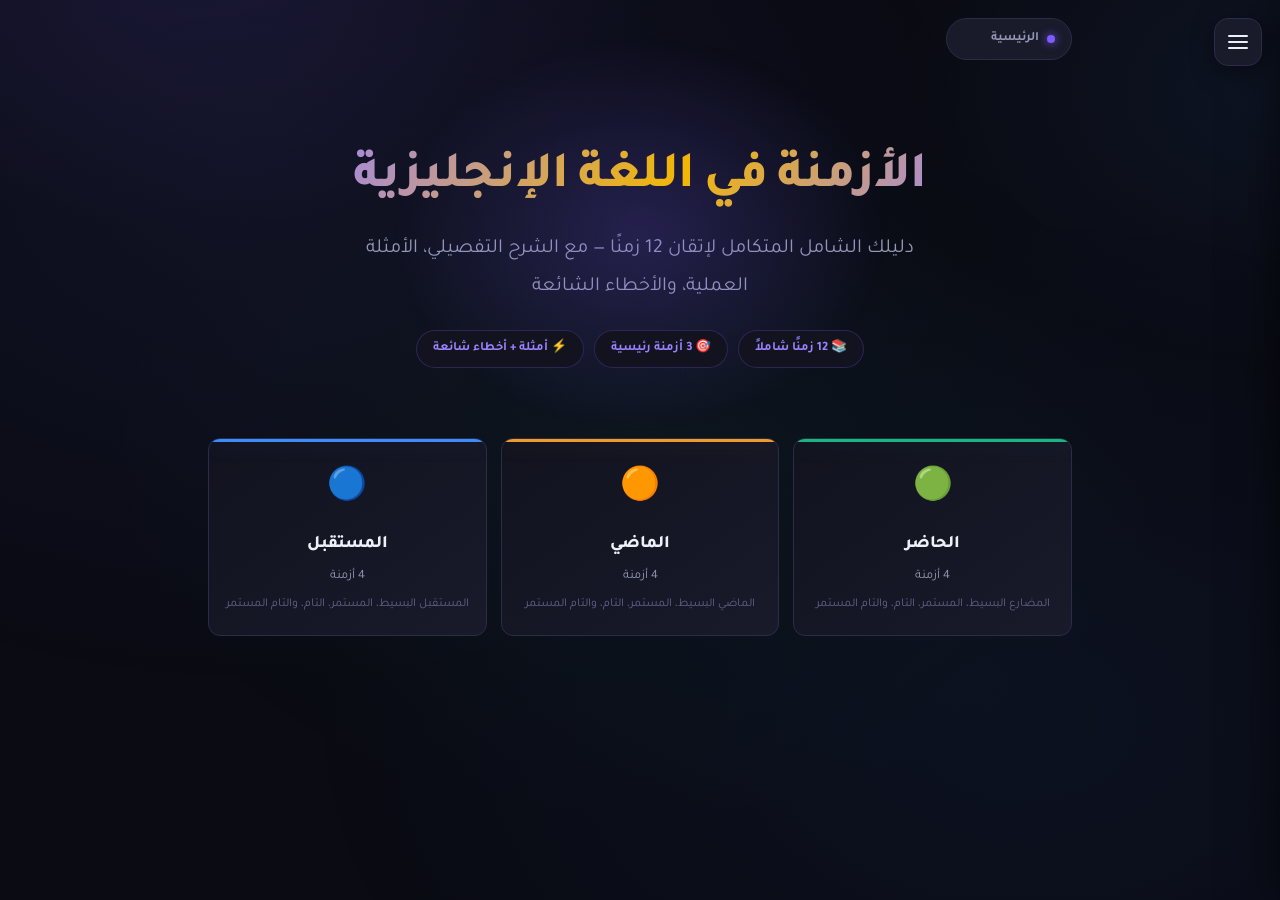
<file: SUBPROGRAM/english_tenses/index.html>
<!DOCTYPE html>
<html lang="ar" dir="rtl">
<head>
<meta charset="UTF-8">
<meta name="viewport" content="width=device-width, initial-scale=1.0, maximum-scale=1.0, user-scalable=no">
<title>الأزمنة في اللغة الإنجليزية — الدليل الشامل</title>
<link href="https://fonts.googleapis.com/css2?family=Tajawal:wght@300;400;500;700;800;900&family=Sora:wght@400;500;600;700;800&family=JetBrains+Mono:wght@400;500&display=swap" rel="stylesheet">
<style>
:root {
  --bg: #0a0b13; --surface: #12131f; --surface-2: #191a2a; --surface-3: #212339;
  --border: #2a2c48; --border-light: #3c3f66; --text: #edeff9; --text-muted: #9498b8; --text-dim: #5f6389;
  --accent: #7c5cff; --accent-2: #9b82ff; --accent-glow: rgba(124,92,255,0.22); --accent-glow-strong: rgba(124,92,255,0.4);
  --gold: #f2b705; --gold-glow: rgba(242,183,5,0.18);
  --present: #17b880; --present-glow: rgba(23,184,128,0.15); --past: #ef9a2d; --past-glow: rgba(239,154,45,0.15);
  --future: #3d8bfd; --future-glow: rgba(61,139,253,0.15); --danger: #ef4444; --danger-glow: rgba(239,68,68,0.15);
  --radius: 18px; --radius-sm: 12px; --sidebar-width: 300px; --header-height: 70px;
  --page-accent: var(--accent);
}
* { margin:0; padding:0; box-sizing:border-box; scroll-behavior: smooth; }
body { font-family: 'Tajawal','Sora',sans-serif; background:
    radial-gradient(ellipse 900px 500px at 15% -5%, rgba(124,92,255,0.10) 0%, transparent 55%),
    radial-gradient(ellipse 700px 500px at 100% 10%, rgba(61,139,253,0.07) 0%, transparent 55%),
    var(--bg); color: var(--text); line-height: 1.9; min-height: 100vh; overflow-x: hidden; }
::-webkit-scrollbar { width: 8px; }
::-webkit-scrollbar-track { background: var(--bg); }
::-webkit-scrollbar-thumb { background: var(--border); border-radius: 4px; }
#progress-bar { position: fixed; top: 0; left: 0; height: 3px; background: linear-gradient(90deg, var(--accent), var(--accent-2), #c084fc); z-index: 9999; width: 0%; transition: width 0.1s; box-shadow: 0 0 10px var(--accent-glow-strong); }
.bg-mesh { position: fixed; inset: 0; z-index: 0; pointer-events: none; background: radial-gradient(ellipse at 20% 20%, rgba(99,102,241,0.08) 0%, transparent 50%), radial-gradient(ellipse at 80% 80%, rgba(59,130,246,0.06) 0%, transparent 50%), radial-gradient(ellipse at 50% 50%, rgba(16,185,129,0.04) 0%, transparent 60%); }
.layout { display: block; min-height: 100vh; }

/* Sidebar: hidden off-canvas by default on every screen size, revealed only via the toggle button */
.mobile-toggle {
  display: flex; position: fixed; top: 18px; right: 18px; z-index: 1200;
  width: 48px; height: 48px; border-radius: 14px;
  background: var(--surface-2); border: 1px solid var(--border); color: var(--text);
  font-size: 1.25rem; cursor: pointer; align-items: center; justify-content: center;
  box-shadow: 0 6px 24px rgba(0,0,0,0.45);
  transition: all 0.25s ease;
}
.mobile-toggle:hover { border-color: var(--accent); color: var(--accent-2); box-shadow: 0 6px 24px var(--accent-glow); }
.mobile-toggle .bar { display: block; width: 20px; height: 2px; background: currentColor; position: relative; border-radius: 2px; }
.mobile-toggle .bar::before, .mobile-toggle .bar::after { content: ''; position: absolute; right: 0; width: 20px; height: 2px; background: currentColor; border-radius: 2px; transition: transform 0.25s ease, top 0.25s ease; }
.mobile-toggle .bar::before { top: -6px; }
.mobile-toggle .bar::after { top: 6px; }
.mobile-toggle.is-open .bar { background: transparent; }
.mobile-toggle.is-open .bar::before { top: 0; transform: rotate(45deg); }
.mobile-toggle.is-open .bar::after { top: 0; transform: rotate(-45deg); }

.sidebar-overlay {
  position: fixed; inset: 0; z-index: 990;
  background: rgba(6,7,13,0.72);
  opacity: 0; pointer-events: none;
  transition: opacity 0.25s ease;
}
.sidebar-overlay.active { opacity: 1; pointer-events: auto; }

.sidebar {
  width: var(--sidebar-width);
  max-width: 86vw;
  background: linear-gradient(180deg, var(--surface) 0%, #0e0f19 100%);
  border-left: 1px solid var(--border);
  position: fixed;
  right: 0;
  top: 0;
  height: 100vh;
  overflow-y: auto;
  -webkit-overflow-scrolling: touch;
  overscroll-behavior: contain;
  touch-action: pan-y;
  z-index: 1000;
  padding: 22px 18px 40px;
  transform: translateX(100%);
  transition: transform 0.32s cubic-bezier(0.4, 0, 0.2, 1);
  box-shadow: -8px 0 40px rgba(0,0,0,0.5);
}
.sidebar.open { transform: translateX(0); }
.sidebar-header { text-align: center; padding: 10px 0 20px; border-bottom: 1px solid var(--border); margin-bottom: 18px; }
.sidebar-header .logo-icon { width: 50px; height: 50px; margin: 0 auto 12px; background: linear-gradient(135deg, var(--accent), var(--accent-2)); border-radius: 15px; display: flex; align-items: center; justify-content: center; font-size: 1.4rem; box-shadow: 0 6px 24px var(--accent-glow); }
.sidebar-header h3 { font-family: 'Sora', sans-serif; font-size: 1.1rem; font-weight: 700; background: linear-gradient(135deg, var(--text), var(--accent-2)); -webkit-background-clip: text; -webkit-text-fill-color: transparent; }
.sidebar-header p { font-size: 0.75rem; color: var(--text-dim); margin-top: 4px; }
.sidebar-search { position: relative; margin-bottom: 18px; }
.sidebar-search input { width: 100%; padding: 11px 14px 11px 36px; background: var(--surface-2); border: 1px solid var(--border); border-radius: 10px; color: var(--text); font-family: inherit; font-size: 0.85rem; outline: none; transition: all 0.2s; }
.sidebar-search input:focus { border-color: var(--accent); box-shadow: 0 0 0 3px var(--accent-glow); }
.sidebar-search::before { content: "🔍"; position: absolute; left: 12px; top: 50%; transform: translateY(-50%); font-size: 0.85rem; opacity: 0.6; }
.nav-section { margin-bottom: 18px; }
.nav-section-title { font-size: 0.7rem; font-weight: 800; text-transform: uppercase; letter-spacing: 1px; color: var(--text-dim); padding: 0 8px 6px; display: flex; align-items: center; gap: 6px; }
.nav-section-title .dot { width: 8px; height: 8px; border-radius: 50%; }
.nav-section-title.present .dot { background: var(--present); box-shadow: 0 0 8px var(--present); }
.nav-section-title.past .dot { background: var(--past); box-shadow: 0 0 8px var(--past); }
.nav-section-title.future .dot { background: var(--future); box-shadow: 0 0 8px var(--future); }
.nav-list { list-style: none; }
.nav-list li { margin-bottom: 3px; }
.nav-list a { display: flex; align-items: center; gap: 8px; padding: 9px 10px; border-radius: 9px; color: var(--text-muted); text-decoration: none; font-size: 0.82rem; font-weight: 500; transition: all 0.2s; border-right: 2px solid transparent; }
.nav-list a:hover { background: var(--surface-2); color: var(--text); border-right-color: var(--border-light); }
.nav-list a.active { background: var(--surface-3); color: var(--text); border-right-color: var(--accent); box-shadow: 0 2px 8px rgba(0,0,0,0.25); }
.nav-list a .num { font-family: 'JetBrains Mono', 'Sora', sans-serif; font-size: 0.7rem; width: 20px; height: 20px; border-radius: 6px; background: var(--surface-2); color: var(--text-dim); display: flex; align-items: center; justify-content: center; font-weight: 600; flex-shrink: 0; }
.nav-list a.active .num { background: var(--accent); color: white; }
.nav-list a .home-num { font-size: 0.85rem; }
.nav-list a .en-label { font-family: 'Sora', sans-serif; font-size: 0.7rem; color: var(--text-dim); margin-right: auto; direction: ltr; }
.nav-home { border-bottom: 1px solid var(--border); padding-bottom: 12px !important; margin-bottom: 8px; }

.main-content { padding: 0 28px 80px; max-width: 920px; margin: 0 auto; }
.page { display: none; }
.page.active { display: block; animation: pageIn 0.35s ease; }
@keyframes pageIn { from { opacity: 0; transform: translateY(8px); } to { opacity: 1; transform: translateY(0); } }
.page-topbar { display: flex; align-items: center; padding: 18px 0 0; max-width: 920px; margin: 0 auto; }
.page-topbar .crumb { display: flex; align-items: center; gap: 8px; font-size: 0.8rem; font-weight: 700; color: var(--text-muted); background: var(--surface-2); border: 1px solid var(--border); padding: 8px 16px 8px 44px; border-radius: 50px; }
.page-topbar .crumb-dot { width: 8px; height: 8px; border-radius: 50%; background: var(--page-accent); box-shadow: 0 0 10px var(--page-accent); transition: background 0.3s, box-shadow 0.3s; }
.main-header { text-align: center; padding: 60px 0 40px; position: relative; }
.main-header::before { content: ''; position: absolute; top: 50%; left: 50%; transform: translate(-50%,-50%); width: 500px; height: 400px; background: radial-gradient(ellipse, var(--accent-glow) 0%, transparent 70%); pointer-events: none; }
.main-header h1 { font-family: 'Sora', 'Tajawal', sans-serif; font-size: clamp(2rem, 6vw, 3.2rem); font-weight: 800; background: linear-gradient(120deg, var(--accent-2) 10%, var(--gold) 55%, var(--accent-2) 90%); -webkit-background-clip: text; -webkit-text-fill-color: transparent; margin-bottom: 12px; position: relative; letter-spacing: -0.5px; }
.main-header .subtitle { color: var(--text-muted); font-size: clamp(1rem, 3vw, 1.25rem); font-weight: 400; max-width: 600px; margin: 0 auto; }
.main-header .badges { display: flex; gap: 10px; justify-content: center; flex-wrap: wrap; margin-top: 24px; position: relative; }
.badge { background: var(--surface-2); border: 1px solid var(--border); padding: 6px 16px; border-radius: 50px; font-size: 0.8rem; color: var(--accent-2); font-weight: 600; display: flex; align-items: center; gap: 6px; }
.badge.glass { background: var(--surface); border-color: rgba(124,92,255,0.25); }
.stats-grid { display: grid; grid-template-columns: repeat(3, 1fr); gap: 14px; margin: 30px 0 40px; }
.stat-card { background: linear-gradient(145deg, var(--surface), var(--surface-2)); border: 1px solid var(--border); border-radius: var(--radius-sm); padding: 20px 14px; text-align: center; transition: all 0.3s; position: relative; overflow: hidden; }
.stat-card::before { content: ''; position: absolute; top: 0; left: 0; right: 0; height: 3px; }
.stat-card.present::before { background: var(--present); box-shadow: 0 4px 20px var(--present-glow); }
.stat-card.past::before { background: var(--past); box-shadow: 0 4px 20px var(--past-glow); }
.stat-card.future::before { background: var(--future); box-shadow: 0 4px 20px var(--future-glow); }
.stat-card:hover { transform: translateY(-4px); border-color: var(--border-light); }
.stat-card .icon { font-size: 2rem; margin-bottom: 8px; display: block; }
.stat-card .label { font-weight: 800; font-size: 1.1rem; }
.stat-card .count { font-size: 0.8rem; color: var(--text-muted); margin-top: 4px; }
.stat-card .detail { font-size: 0.75rem; color: var(--text-dim); margin-top: 6px; line-height: 1.6; }
.section-header { display: flex; align-items: center; gap: 14px; margin: 50px 0 24px; padding-bottom: 14px; border-bottom: 2px solid var(--border); position: relative; }
.section-header .dot { width: 16px; height: 16px; border-radius: 50%; flex-shrink: 0; position: relative; }
.section-header .dot::after { content: ''; position: absolute; inset: -4px; border-radius: 50%; border: 2px solid currentColor; opacity: 0.3; }
.section-header.present .dot { background: var(--present); color: var(--present); box-shadow: 0 0 20px var(--present); }
.section-header.past .dot { background: var(--past); color: var(--past); box-shadow: 0 0 20px var(--past); }
.section-header.future .dot { background: var(--future); color: var(--future); box-shadow: 0 0 20px var(--future); }
.section-header h2 { font-size: clamp(1.4rem, 5vw, 1.9rem); font-weight: 900; }
.section-header .section-desc { margin-right: auto; color: var(--text-dim); font-size: 0.85rem; font-weight: 500; }
.tense-card { background: linear-gradient(145deg, var(--surface), var(--surface-2)); border: 1px solid var(--border); border-radius: var(--radius); margin-bottom: 20px; overflow: hidden; transition: all 0.4s cubic-bezier(0.4, 0, 0.2, 1); scroll-margin-top: 20px; }
.tense-card:hover { border-color: var(--border-light); box-shadow: 0 12px 40px rgba(0,0,0,0.3), 0 0 0 1px rgba(99,102,241,0.1); transform: translateY(-2px); }
.tense-card.present { border-right: 3px solid var(--present); }
.tense-card.past { border-right: 3px solid var(--past); }
.tense-card.future { border-right: 3px solid var(--future); }
.tense-header { display: flex; align-items: center; justify-content: space-between; padding: 20px 22px; cursor: pointer; background: #0f111a; border-bottom: 1px solid transparent; transition: all 0.3s; gap: 12px; user-select: none; }
.tense-card.active .tense-header { border-bottom-color: var(--border); background: #0f111a; }
.tense-header .info { flex: 1; min-width: 0; }
.tense-header .en-name { font-family: 'Sora', sans-serif; font-size: clamp(0.9rem, 3.5vw, 1.1rem); font-weight: 700; color: var(--text); display: block; margin-bottom: 4px; letter-spacing: -0.3px; }
.tense-header .ar-name { font-size: clamp(0.85rem, 3.5vw, 1rem); color: var(--text-muted); font-weight: 600; }
.tense-header .meta-tags { display: flex; gap: 6px; flex-wrap: wrap; margin-top: 8px; }
.meta-tag { font-size: 0.7rem; padding: 3px 10px; border-radius: 50px; background: var(--surface-3); border: 1px solid var(--border); color: var(--text-dim); font-weight: 500; }
.tense-header .chevron { width: 36px; height: 36px; border-radius: 10px; background: var(--surface-3); border: 1px solid var(--border); display: flex; align-items: center; justify-content: center; font-size: 1rem; color: var(--text-muted); transition: all 0.3s; flex-shrink: 0; }
.tense-card.active .chevron { transform: rotate(180deg); background: var(--accent); color: white; border-color: var(--accent); box-shadow: 0 4px 15px var(--accent-glow); }
.tense-body { max-height: 0; overflow: hidden; transition: max-height 0.6s cubic-bezier(0.4, 0, 0.2, 1); }
.tense-card.active .tense-body { max-height: 8000px; }
.tense-content { padding: 24px; }
.formula-box { background: linear-gradient(135deg, rgba(99,102,241,0.12), rgba(129,140,248,0.04)); border: 1px solid rgba(99,102,241,0.25); border-radius: var(--radius-sm); padding: 18px; margin-bottom: 20px; text-align: center; position: relative; overflow: hidden; }
.formula-box::before { content: ''; position: absolute; top: 0; left: 0; right: 0; height: 2px; background: linear-gradient(90deg, transparent, var(--accent-2), transparent); }
.formula-box .label { font-size: 0.75rem; color: var(--accent-2); font-weight: 800; margin-bottom: 8px; display: block; letter-spacing: 1px; }
.formula-box .formula { font-family: 'JetBrains Mono', 'Sora', monospace; font-size: clamp(0.85rem, 3.5vw, 1.05rem); color: #a5b4fc; font-weight: 500; direction: ltr; word-break: break-word; line-height: 1.8; }
.formula-box .formula-note { font-size: 0.75rem; color: var(--text-dim); margin-top: 8px; font-family: 'Tajawal', sans-serif; }
.card-grid { display: grid; grid-template-columns: 1fr 1fr; gap: 20px; }
@media (max-width: 768px) { .card-grid { grid-template-columns: 1fr; } }
.block { margin-bottom: 20px; }
.block h4 { font-size: 0.9rem; color: var(--accent-2); margin-bottom: 10px; font-weight: 800; display: flex; align-items: center; gap: 8px; }
.block h4 .icon { font-size: 1.1rem; }
.block p, .block li { color: var(--text-muted); font-size: clamp(0.85rem, 3.5vw, 0.95rem); line-height: 2.2; }
.block ul { padding-right: 18px; }
.block li { margin-bottom: 6px; }
.block strong { color: var(--text); font-weight: 700; }
.block .highlight { background: #0f111a; padding: 2px 8px; border-radius: 4px; color: var(--accent-2); font-weight: 600; border: 1px solid rgba(99,102,241,0.15); }
.usage-tags { display: flex; flex-wrap: wrap; gap: 8px; margin-bottom: 20px; }
.usage-tag { background: var(--surface-3); border: 1px solid var(--border); padding: 5px 14px; border-radius: 50px; font-size: 0.8rem; color: var(--text-muted); font-weight: 500; transition: all 0.2s; }
.usage-tag:hover { border-color: var(--accent); color: var(--text); }
.examples-box { background: var(--surface-3); border-radius: var(--radius-sm); padding: 18px; border: 1px solid var(--border); }
.examples-box h4 { font-size: 0.85rem; color: var(--present); margin-bottom: 14px; font-weight: 800; display: flex; align-items: center; gap: 8px; }
.examples-box.past h4 { color: var(--past); }
.examples-box.future h4 { color: var(--future); }
.example-item { padding: 14px 0; border-bottom: 1px solid var(--border); transition: background 0.2s; }
.example-item:last-child { border-bottom: none; }
.example-item:hover { background: #0f111a; margin: 0 -18px; padding: 14px 18px; border-radius: 8px; }
.example-en { font-family: 'Sora', sans-serif; font-size: clamp(0.9rem, 3.5vw, 1rem); color: var(--text); font-weight: 500; direction: ltr; text-align: left; display: block; margin-bottom: 6px; line-height: 1.6; }
.example-ar { font-size: clamp(0.82rem, 3.5vw, 0.92rem); color: var(--text-muted); display: block; line-height: 1.8; }
.example-tag { display: inline-block; font-size: 0.65rem; padding: 2px 8px; border-radius: 4px; background: var(--surface-2); border: 1px solid var(--border); color: var(--text-dim); margin-top: 6px; font-weight: 600; }
.keywords-box { margin-top: 16px; padding: 14px 16px; background: linear-gradient(135deg, rgba(245,158,11,0.06), rgba(245,158,11,0.02)); border-right: 3px solid var(--past); border-radius: 10px 0 0 10px; border-top: 1px solid rgba(245,158,11,0.1); border-bottom: 1px solid rgba(245,158,11,0.1); border-left: 1px solid rgba(245,158,11,0.1); }
.keywords-box h4 { font-size: 0.8rem; color: var(--past); margin-bottom: 8px; font-weight: 800; display: flex; align-items: center; gap: 6px; }
.keywords-box .kw-list { font-size: 0.82rem; color: var(--text-muted); line-height: 2.2; }
.keywords-box .kw-list span { display: inline-block; background: var(--surface-2); padding: 3px 10px; border-radius: 6px; margin: 3px 0 3px 6px; border: 1px solid var(--border); font-family: 'Sora', sans-serif; direction: ltr; font-size: 0.78rem; font-weight: 500; transition: all 0.2s; }
.keywords-box .kw-list span:hover { border-color: var(--past); color: var(--past); }
.mistakes-box { margin-top: 16px; padding: 14px 16px; background: linear-gradient(135deg, rgba(239,68,68,0.06), rgba(239,68,68,0.02)); border-right: 3px solid var(--danger); border-radius: 10px 0 0 10px; border-top: 1px solid rgba(239,68,68,0.1); border-bottom: 1px solid rgba(239,68,68,0.1); border-left: 1px solid rgba(239,68,68,0.1); }
.mistakes-box h4 { font-size: 0.8rem; color: #f87171; margin-bottom: 8px; font-weight: 800; display: flex; align-items: center; gap: 6px; }
.mistakes-box ul { padding-right: 16px; }
.mistakes-box li { font-size: 0.85rem; color: var(--text-muted); line-height: 2; margin-bottom: 6px; }
.mistakes-box .wrong { color: #f87171; text-decoration: line-through; text-decoration-color: rgba(239,68,68,0.5); font-family: 'Sora', sans-serif; direction: ltr; display: inline-block; }
.mistakes-box .right { color: var(--present); font-weight: 700; font-family: 'Sora', sans-serif; direction: ltr; display: inline-block; }
.compare-mini { margin-top: 16px; padding: 14px 16px; background: linear-gradient(135deg, rgba(59,130,246,0.06), rgba(59,130,246,0.02)); border-right: 3px solid var(--future); border-radius: 10px 0 0 10px; border: 1px solid rgba(59,130,246,0.1); }
.compare-mini h4 { font-size: 0.8rem; color: var(--future); margin-bottom: 8px; font-weight: 800; display: flex; align-items: center; gap: 6px; }
.compare-mini p { font-size: 0.85rem; color: var(--text-muted); line-height: 2; }
.compare-mini .vs { display: inline-block; background: var(--surface-2); padding: 2px 8px; border-radius: 4px; border: 1px solid var(--border); font-family: 'Sora'; direction: ltr; font-size: 0.78rem; font-weight: 600; color: var(--accent-2); margin: 0 4px; }
.recap-box { margin-top: 16px; padding: 14px 16px; background: linear-gradient(135deg, rgba(16,185,129,0.06), rgba(16,185,129,0.02)); border: 1px solid rgba(16,185,129,0.15); border-radius: 10px; }
.recap-box h4 { font-size: 0.8rem; color: var(--present); margin-bottom: 8px; font-weight: 800; display: flex; align-items: center; gap: 6px; }
.recap-box p { font-size: 0.85rem; color: var(--text-muted); line-height: 2; }
.compare-section { margin-top: 60px; }
.compare-table-wrap { overflow-x: auto; border-radius: var(--radius-sm); border: 1px solid var(--border); margin-bottom: 20px; }
.compare-table { width: 100%; border-collapse: collapse; font-size: clamp(0.75rem, 3vw, 0.9rem); }
.compare-table th, .compare-table td { padding: 14px 12px; border: 1px solid var(--border); text-align: right; }
.compare-table th { background: var(--surface-3); color: var(--accent-2); font-weight: 800; white-space: nowrap; font-size: 0.8rem; text-transform: uppercase; letter-spacing: 0.5px; }
.compare-table td { background: var(--surface-2); }
.compare-table tr:hover td { background: var(--surface-3); }
.compare-table .en { direction: ltr; text-align: left; font-family: 'Sora'; font-weight: 500; }
.compare-table .tense-name { font-weight: 700; color: var(--text); }
.compare-table .present-row .tense-name { color: var(--present); }
.compare-table .past-row .tense-name { color: var(--past); }
.compare-table .future-row .tense-name { color: var(--future); }
.footer-note { margin-top: 60px; padding: 32px; background: linear-gradient(145deg, var(--surface), var(--surface-2)); border: 1px solid var(--border); border-radius: var(--radius); text-align: center; position: relative; overflow: hidden; }
.footer-note::before { content: ''; position: absolute; top: 0; left: 0; right: 0; height: 3px; background: linear-gradient(90deg, var(--present), var(--past), var(--future)); }
.footer-note h3 { font-size: 1.2rem; color: var(--accent-2); margin-bottom: 14px; font-weight: 800; }
.footer-note p { color: var(--text-muted); font-size: 0.95rem; line-height: 2.2; max-width: 700px; margin: 0 auto; }
.back-to-top { position: fixed; bottom: 24px; left: 24px; width: 48px; height: 48px; border-radius: 50%; background: var(--surface-3); border: 1px solid var(--border); color: var(--text); font-size: 1.2rem; cursor: pointer; display: flex; align-items: center; justify-content: center; box-shadow: 0 4px 20px rgba(0,0,0,0.3); opacity: 0; transform: translateY(20px); transition: all 0.3s; z-index: 50; }
.back-to-top.visible { opacity: 1; transform: translateY(0); }
.back-to-top:hover { background: var(--accent); border-color: var(--accent); color: white; }
@keyframes fadeInUp { from { opacity: 0; transform: translateY(30px); } to { opacity: 1; transform: translateY(0); } }
.animate-in { animation: fadeInUp 0.6s ease forwards; }
@media (max-width: 1024px) { .main-content { padding: 0 16px 60px; } .main-header { padding-top: 70px; } .page-topbar { padding: 14px 16px 0; } }
@media (max-width: 640px) { .stats-grid { grid-template-columns: 1fr; } .tense-content { padding: 16px; } .card-grid { gap: 14px; } }
@media print { body { background: white; color: black; } .sidebar, .mobile-toggle, .sidebar-overlay, .back-to-top, .page-topbar { display: none !important; } .main-content { max-width: 100%; } .page { display: block !important; } .tense-body { max-height: none !important; } .tense-card { break-inside: avoid; border: 1px solid #ddd; } }
@media (prefers-reduced-motion: reduce) { * { animation-duration: 0.01ms !important; transition-duration: 0.01ms !important; } }
</style>
</head>
<body>
<div id="progress-bar"></div>
<div class="bg-mesh"></div>
<button class="mobile-toggle" id="sidebarToggle" onclick="toggleSidebar()" aria-label="فتح/إغلاق القائمة" aria-expanded="false"><span class="bar"></span></button>
<div class="sidebar-overlay" id="sidebarOverlay" onclick="toggleSidebar()"></div>
<div class="layout">
<aside class="sidebar" id="sidebar">
<div class="sidebar-header">
<div class="logo-icon">📚</div>
<h3>دليل الأزمنة</h3>
<p>12 زمنًا بالتفصيل الممل</p>
</div>
<div class="sidebar-search">
<input type="text" id="navSearch" placeholder="ابحث عن زمن..." oninput="filterNav()">
</div>
<nav id="sidebarNav">
<div class="nav-section">
<ul class="nav-list">
<li><a href="#" class="nav-home active" data-page="home" onclick="handleNavClick(this);return false;"><span class="num home-num">⌂</span> الرئيسية <span class="en-label">Home</span></a></li>
</ul>
</div>
<div class="nav-section" data-section="present">
<div class="nav-section-title present"><div class="dot"></div> أزمنة الحاضر</div>
<ul class="nav-list">
<li><a href="#present-simple" data-page="present" data-anchor="present-simple" onclick="handleNavClick(this);return false;"><span class="num">1</span> المضارع البسيط <span class="en-label">Simple</span></a></li>
<li><a href="#present-continuous" data-page="present" data-anchor="present-continuous" onclick="handleNavClick(this);return false;"><span class="num">2</span> المضارع المستمر <span class="en-label">Continuous</span></a></li>
<li><a href="#present-perfect" data-page="present" data-anchor="present-perfect" onclick="handleNavClick(this);return false;"><span class="num">3</span> المضارع التام <span class="en-label">Perfect</span></a></li>
<li><a href="#present-perfect-continuous" data-page="present" data-anchor="present-perfect-continuous" onclick="handleNavClick(this);return false;"><span class="num">4</span> المضارع التام المستمر <span class="en-label">Perfect Cont.</span></a></li>
</ul>
</div>
<div class="nav-section" data-section="past">
<div class="nav-section-title past"><div class="dot"></div> أزمنة الماضي</div>
<ul class="nav-list">
<li><a href="#past-simple" data-page="past" data-anchor="past-simple" onclick="handleNavClick(this);return false;"><span class="num">5</span> الماضي البسيط <span class="en-label">Simple</span></a></li>
<li><a href="#past-continuous" data-page="past" data-anchor="past-continuous" onclick="handleNavClick(this);return false;"><span class="num">6</span> الماضي المستمر <span class="en-label">Continuous</span></a></li>
<li><a href="#past-perfect" data-page="past" data-anchor="past-perfect" onclick="handleNavClick(this);return false;"><span class="num">7</span> الماضي التام <span class="en-label">Perfect</span></a></li>
<li><a href="#past-perfect-continuous" data-page="past" data-anchor="past-perfect-continuous" onclick="handleNavClick(this);return false;"><span class="num">8</span> الماضي التام المستمر <span class="en-label">Perfect Cont.</span></a></li>
</ul>
</div>
<div class="nav-section" data-section="future">
<div class="nav-section-title future"><div class="dot"></div> أزمنة المستقبل</div>
<ul class="nav-list">
<li><a href="#future-simple" data-page="future" data-anchor="future-simple" onclick="handleNavClick(this);return false;"><span class="num">9</span> المستقبل البسيط <span class="en-label">Simple</span></a></li>
<li><a href="#future-continuous" data-page="future" data-anchor="future-continuous" onclick="handleNavClick(this);return false;"><span class="num">10</span> المستقبل المستمر <span class="en-label">Continuous</span></a></li>
<li><a href="#future-perfect" data-page="future" data-anchor="future-perfect" onclick="handleNavClick(this);return false;"><span class="num">11</span> المستقبل التام <span class="en-label">Perfect</span></a></li>
<li><a href="#future-perfect-continuous" data-page="future" data-anchor="future-perfect-continuous" onclick="handleNavClick(this);return false;"><span class="num">12</span> المستقبل التام المستمر <span class="en-label">Perfect Cont.</span></a></li>
</ul>
</div>
<div class="nav-section">
<div class="nav-section-title"><div class="dot" style="background:var(--accent);box-shadow:0 0 8px var(--accent)"></div> أدوات إضافية</div>
<ul class="nav-list">
<li><a href="#compare-table" data-page="compare" onclick="handleNavClick(this);return false;">📊 جدول المقارنة</a></li>
<li><a href="#tips" data-page="tips" onclick="handleNavClick(this);return false;">💡 نصائح ذهبية</a></li>
</ul>
</div>
</nav>
</aside>
<main class="main-content">
<div class="page-topbar">
<div class="crumb"><span class="crumb-dot"></span><span id="pageTitle">الرئيسية</span></div>
</div>
<section class="page active" id="page-home" data-page="home">
<header class="main-header">
<h1>الأزمنة في اللغة الإنجليزية</h1>
<p class="subtitle">دليلك الشامل المتكامل لإتقان 12 زمنًا — مع الشرح التفصيلي، الأمثلة العملية، والأخطاء الشائعة</p>
<div class="badges">
<span class="badge glass">📚 12 زمنًا شاملاً</span>
<span class="badge glass">🎯 3 أزمنة رئيسية</span>
<span class="badge glass">⚡ أمثلة + أخطاء شائعة</span>
</div>
</header>
<div class="stats-grid">
<div class="stat-card present animate-in">
<span class="icon">🟢</span>
<div class="label">الحاضر</div>
<div class="count">4 أزمنة</div>
<div class="detail">المضارع البسيط، المستمر، التام، والتام المستمر</div>
</div>
<div class="stat-card past animate-in" style="animation-delay:0.1s">
<span class="icon">🟠</span>
<div class="label">الماضي</div>
<div class="count">4 أزمنة</div>
<div class="detail">الماضي البسيط، المستمر، التام، والتام المستمر</div>
</div>
<div class="stat-card future animate-in" style="animation-delay:0.2s">
<span class="icon">🔵</span>
<div class="label">المستقبل</div>
<div class="count">4 أزمنة</div>
<div class="detail">المستقبل البسيط، المستمر، التام، والتام المستمر</div>
</div>
</div>

</section>

<!-- ==================== PRESENT ==================== -->
<section class="page" id="page-present" data-page="present">
<div class="section-header present" id="present-section">
<div class="dot"></div>
<h2>أزمنة الحاضر — Present Tenses</h2>
<span class="section-desc">الأحداث الحالية والعادات</span>
</div>

<!-- 1. Present Simple -->
<div class="tense-card present" id="present-simple" onclick="toggleCard(this)">
<div class="tense-header">
<div class="info">
<span class="en-name">Present Simple</span>
<span class="ar-name">المضارع البسيط</span>
<div class="meta-tags"><span class="meta-tag">العادات</span><span class="meta-tag">الحقائق</span><span class="meta-tag">الجداول</span></div>
</div>
<span class="chevron">▼</span>
</div>
<div class="tense-body">
<div class="tense-content">
<div class="formula-box">
<span class="label">القاعدة الأساسية</span>
<span class="formula">Subject + Verb (base) + Object</span>
<span class="formula">Subject (3rd person singular) + Verb (s/es) + Object</span>
<div class="formula-note">⚠️ نضيف s/es للفعل عندما يكون الفاعل مفرد الغائب (he / she / it)</div>
</div>
<div class="card-grid">
<div class="block">
<h4><span class="icon">📖</span> الشرح التفصيلي</h4>
<p>يُعتبر <strong>المضارع البسيط</strong> أبسط زمن في اللغة الإنجليزية، وهو الأساس الذي تُبنى عليه بقية الأزمنة. يُستخدم للتعبير عن <span class="highlight">عادات يومية</span> ثابتة، <span class="highlight">حقائق علمية</span> لا تتغير، <span class="highlight">أشياء متكررة</span> بشكل منتظم، و<span class="highlight">جداول زمنية</span> رسمية (مواعيد القطارات والطائرات حتى لو كانت في المستقبل).</p>
<p style="margin-top:8px">من الناحية النحوية، الفعل في المضارع البسيط يبقى في صورته الأساسية (Base Form) مع جميع الضمائر ما عدا <strong>He / She / It</strong> حيث نضيف <strong>-s</strong> أو <strong>-es</strong> (مثل: go → goes, watch → watches, study → studies). في النفي نستخدم <strong>do not (don't)</strong> أو <strong>does not (doesn't)</strong> مع إرجاع الفعل للأصل. في السؤال نستخدم <strong>Do / Does</strong> في بداية الجملة.</p>
</div>
<div class="block">
<h4><span class="icon">🎯</span> متى نستخدمه؟</h4>
<ul>
<li><strong>العادات اليومية:</strong> الأفعال التي نكررها باستمرار (every day, usually).</li>
<li><strong>الحقائق العلمية:</strong> حقائق ثابتة لا تتغير مع الزمن (الشمس تشرق، الماء يغلي).</li>
<li><strong>الجداول الزمنية:</strong> مواعيد رسمية ثابتة (The train leaves at 6 PM).</li>
<li><strong>الأوامر والتعليمات:</strong> في سياقات التوجيه (First you press this button).</li>
<li><strong>الحالات الثابتة:</strong> وظائف، ملكية، علاقات (I work here, She knows him).</li>
</ul>
</div>
</div>
<div class="usage-tags">
<span class="usage-tag">العادات اليومية</span>
<span class="usage-tag">الحقائق العلمية</span>
<span class="usage-tag">الجداول الزمنية</span>
<span class="usage-tag">الأفعال المتكررة</span>
<span class="usage-tag">الحالات الثابتة</span>
</div>
<div class="examples-box">
<h4>✏️ أمثلة تفصيلية</h4>
<div class="example-item">
<span class="example-en">I drink coffee every morning at 7 AM.</span>
<span class="example-ar">أشرب القهوة كل صباح في السابعة صباحًا. (عادة يومية ثابتة)</span>
<span class="example-tag">عادة</span>
</div>
<div class="example-item">
<span class="example-en">The sun rises in the east and sets in the west.</span>
<span class="example-ar">الشمس تشرق من المشرق وتغرب من المغرب. (حقيقة علمية ثابتة)</span>
<span class="example-tag">حقيقة علمية</span>
</div>
<div class="example-item">
<span class="example-en">She works as a software engineer at Google.</span>
<span class="example-ar">هي تعمل كمهندسة برمجيات في جوجل. (وظيفة / حالة مستمرة)</span>
<span class="example-tag">وظيفة</span>
</div>
<div class="example-item">
<span class="example-en">The flight to Dubai departs at 14:30.</span>
<span class="example-ar">الرحلة إلى دبي تقلع في الثانية والنصف ظهرًا. (جدول زمني رسمي)</span>
<span class="example-tag">جدول زمني</span>
</div>
<div class="example-item">
<span class="example-en">Water boils at 100 degrees Celsius.</span>
<span class="example-ar">الماء يغلي عند 100 درجة مئوية. (حقيقة فيزيائية)</span>
<span class="example-tag">حقيقة فيزيائية</span>
</div>
<div class="example-item">
<span class="example-en">Do you usually walk to work?</span>
<span class="example-ar">هل تمشي إلى عملك عادةً؟ (سؤال عن عادة)</span>
<span class="example-tag">سؤال</span>
</div>
</div>
<div class="keywords-box">
<h4>🔑 الكلمات الدليلية (Signal Words)</h4>
<div class="kw-list">
<span>always</span><span>usually</span><span>often</span><span>sometimes</span><span>rarely</span><span>never</span><span>every day</span><span>every week</span><span>every month</span><span>every year</span><span>on Sundays</span><span>on Fridays</span><span>in the morning</span><span>at night</span><span>twice a week</span>
</div>
</div>
<div class="mistakes-box">
<h4>❌ أخطاء شائعة تجنبها</h4>
<ul>
<li>لا تستخدم <span class="wrong">I am go</span> — الصحيح هو <span class="right">I go</span> (لا نستخدم am مع المضارع البسيط).</li>
<li>لا تنسَ إضافة <strong>s/es</strong> مع He/She/It: <span class="wrong">He go</span> ← <span class="right">He goes</span>.</li>
<li>لا تستخدم أوقات محددة في الماضي معه: <span class="wrong">I go to school yesterday</span> ← <span class="right">I went to school yesterday</span> (استخدم الماضي البسيط).</li>
<li>في السؤال، لا تضيف s/es: <span class="wrong">Does he goes?</span> ← <span class="right">Does he go?</span> (Does + فعل أصلي).</li>
</ul>
</div>
<div class="compare-mini">
<h4>⚖️ الفرق بينه وبين المضارع المستمر</h4>
<p>المضارع البسيط يتحدث عن <strong>عادة ثابتة</strong> (I drink coffee = عادة)، بينما المضارع المستمر يتحدث عن <strong>حدث الآن فقط</strong> (I am drinking coffee = الآن). المضارع البسيط لا يهتم باستمرارية الحدث بل بتكراره أو ثباته.</p>
</div>
<div class="recap-box">
<h4>🧠 ملخص سريع</h4>
<p>فكر في المضارع البسيط كـ"الزمن الموثوق" — يصف ما هو <strong>ثابت</strong>، <strong>متكرر</strong>، أو <strong>حقيقة</strong>. إذا رأيت كلمات مثل every day, usually, always → فكر فورًا في المضارع البسيط.</p>
</div>
</div>
</div>
</div>

<!-- 2. Present Continuous -->
<div class="tense-card present" id="present-continuous" onclick="toggleCard(this)">
<div class="tense-header">
<div class="info">
<span class="en-name">Present Continuous</span>
<span class="ar-name">المضارع المستمر</span>
<div class="meta-tags"><span class="meta-tag">الآن</span><span class="meta-tag">مؤقت</span><span class="meta-tag">تغيّر</span></div>
</div>
<span class="chevron">▼</span>
</div>
<div class="tense-body">
<div class="tense-content">
<div class="formula-box">
<span class="label">القاعدة الأساسية</span>
<span class="formula">Subject + am / is / are + Verb-ing + Object</span>
<div class="formula-note">⚠️ لا تستخدم هذا الزمن مع أفعال الحالة (Stative Verbs) مثل: know, love, believe, want, need, seem, understand</div>
</div>
<div class="card-grid">
<div class="block">
<h4><span class="icon">📖</span> الشرح التفصيلي</h4>
<p>يُستخدم <strong>المضارع المستمر</strong> للتعبير عن أفعال <span class="highlight">تحدث الآن</span> في لحظة الكلام، أو أفعال <span class="highlight">مؤقتة</span> حول وقت الحديث (ليس بالضرورة في اللحظة نفسها لكن في فترة زمنية قصيرة حاليًا). كما يُستخدم للتعبير عن <span class="highlight">تغييرات تدريجية</span> (The climate is getting warmer) أو <span class="highlight">خطط مستقبلية مؤكدة</span> (We are meeting tomorrow).</p>
<p style="margin-top:8px">نحويًا، نستخدم auxiliaries <strong>am / is / are</strong> حسب الفاعل، ثم نضيف <strong>-ing</strong> للفعل الرئيسي. قواعد إضافة ing: إذا انتهى الفعل بـe صامتة نحذفها (make → making)، إذا كان CVC (consonant-vowel-consonant) نضاعف الحرف الأخير (run → running)، إذا انتهى بـ ie نحولها إلى y (die → dying).</p>
</div>
<div class="block">
<h4><span class="icon">🎯</span> متى نستخدمه؟</h4>
<ul>
<li><strong>الحدث الآن:</strong> ما يحدث في لحظة الكلام (now, right now, at the moment).</li>
<li><strong>أفعال مؤقتة:</strong> حالات مؤقتة حول الوقت الحالي (this week, these days).</li>
<li><strong>التغييرات التدريجية:</strong> أشياء تتغير ببطء (getting better, becoming worse).</li>
<li><strong>خطط مستقبلية مؤكدة:</strong> مواعيد ثابتة أو خطط منظمة (I am visiting Paris next week).</li>
<li><strong>التذمر:</strong> مع always للتذمر من تكرار سلوك (He is always losing his keys!).</li>
</ul>
</div>
</div>
<div class="usage-tags">
<span class="usage-tag">الحدث الآن</span>
<span class="usage-tag">أفعال مؤقتة</span>
<span class="usage-tag">التغييرات التدريجية</span>
<span class="usage-tag">خطط مستقبلية مؤكدة</span>
<span class="usage-tag">التذمر (مع always)</span>
</div>
<div class="examples-box">
<h4>✏️ أمثلة تفصيلية</h4>
<div class="example-item">
<span class="example-en">I am reading a fascinating book right now.</span>
<span class="example-ar">أنا أقرأ كتابًا رائعًا الآن. (في لحظة الكلام)</span>
<span class="example-tag">الآن</span>
</div>
<div class="example-item">
<span class="example-en">She is staying with her parents this week while her apartment is being renovated.</span>
<span class="example-ar">هي تقيم مع والديها هذا الأسبوع بينما يتم تجديد شقتها. (حالة مؤقتة)</span>
<span class="example-tag">مؤقت</span>
</div>
<div class="example-item">
<span class="example-en">The climate is getting warmer year after year.</span>
<span class="example-ar">المناخ يصبح أكثر دفئًا عامًا بعد عام. (تغيير تدريجي)</span>
<span class="example-tag">تغيّر</span>
</div>
<div class="example-item">
<span class="example-en">We are meeting the client tomorrow at 10 AM sharp.</span>
<span class="example-ar">سنلتقي بالعميل غدًا في العاشرة صباحًا بالضبط. (خطة مستقبلية مؤكدة)</span>
<span class="example-tag">خطة مستقبلية</span>
</div>
<div class="example-item">
<span class="example-en">He is always forgetting his umbrella!</span>
<span class="example-ar">هو دائمًا ينسى مظلته! (تذمر من تكرار سلوك مؤقت)</span>
<span class="example-tag">تذمر</span>
</div>
<div class="example-item">
<span class="example-en">Are they currently working on the new project?</span>
<span class="example-ar">هل يعملون حاليًا على المشروع الجديد؟ (سؤال عن حدث جاري)</span>
<span class="example-tag">سؤال</span>
</div>
</div>
<div class="keywords-box">
<h4>🔑 الكلمات الدليلية</h4>
<div class="kw-list">
<span>now</span><span>right now</span><span>at the moment</span><span>currently</span><span>these days</span><span>today</span><span>this week</span><span>this month</span><span>at present</span><span>nowadays</span><span>look!</span><span>listen!</span>
</div>
</div>
<div class="mistakes-box">
<h4>❌ أخطاء شائعة تجنبها</h4>
<ul>
<li>لا تستخدمه مع أفعال الحالة: <span class="wrong">I am knowing him</span> ← <span class="right">I know him</span> (know فعل حالة).</li>
<li>لا تنسَ الفعل المساعد: <span class="wrong">He working now</span> ← <span class="right">He is working now</span>.</li>
<li>لا تستخدمه للعادات: <span class="wrong">I am drinking coffee every morning</span> ← <span class="right">I drink coffee every morning</span>.</li>
<li>انتبه لقاعدة التضعيف: <span class="wrong">runing</span> ← <span class="right">running</span> (CVC → تضعيف).</li>
</ul>
</div>
<div class="compare-mini">
<h4>⚖️ الفرق بينه وبين المضارع البسيط</h4>
<p>المضارع البسيط = <strong>عادة ثابتة</strong> (I drink coffee every day). المضارع المستمر = <strong>حدث مؤقت الآن أو حول الآن</strong> (I am drinking coffee now / this week). إذا كان الحدث يحدث في لحظة الكلام → استخدم المستمر.</p>
</div>
<div class="recap-box">
<h4>🧠 ملخص سريع</h4>
<p>المضارع المستمر = <strong>الآن</strong> أو <strong>مؤقت</strong>. إذا رأيت now, at the moment, currently, look, listen → فكر في المستمر. تذكر: لا يعمل مع أفعال الحالة (love, know, want, believe).</p>
</div>
</div>
</div>
</div>

<!-- 3. Present Perfect -->
<div class="tense-card present" id="present-perfect" onclick="toggleCard(this)">
<div class="tense-header">
<div class="info">
<span class="en-name">Present Perfect</span>
<span class="ar-name">المضارع التام</span>
<div class="meta-tags"><span class="meta-tag">تجربة</span><span class="meta-tag">إنجاز</span><span class="meta-tag">مدة</span></div>
</div>
<span class="chevron">▼</span>
</div>
<div class="tense-body">
<div class="tense-content">
<div class="formula-box">
<span class="label">القاعدة الأساسية</span>
<span class="formula">Subject + have / has + Past Participle (V3) + Object</span>
<div class="formula-note">⚠️ have مع I / You / We / They — has مع He / She / It — Past Participle = الصيغة الثالثة (V3)</div>
</div>
<div class="card-grid">
<div class="block">
<h4><span class="icon">📖</span> الشرح التفصيلي</h4>
<p>يُعتبر <strong>المضارع التام</strong> من أهم وأكثر الأزمنة استخدامًا في الإنجليزية الحديثة. هو <span class="highlight">جسر يربط بين الماضي والحاضر</span> — الحدث وقع في الماضي لكن له علاقة بالحاضر (إما لأن نتيجته ظاهرة الآن، أو لأن الفترة الزمنية لم تنتهِ بعد). يُستخدم للتعبير عن <span class="highlight">تجارب حياتية</span> غير محددة بوقت، <span class="highlight">إنجازات</span>، <span class="highlight">أحداث انتهت للتو</span> (just)، أو <span class="highlight">مدة استمرار</span> من نقطة في الماضي حتى الآن (since, for).</p>
<p style="margin-top:8px">نحويًا: نستخدم <strong>have/has</strong> كفعل مساعد ثم <strong>Past Participle (V3)</strong>. للأفعال المنتظمة نضيف ed، وللأفعال الشاذة نستخدم الجدول (go → gone, eat → eaten, see → seen). <strong>لا نستخدمه مع أوقات محددة في الماضي</strong> (yesterday, last year, in 2010) — هذه قاعدة حديدية.</p>
</div>
<div class="block">
<h4><span class="icon">🎯</span> متى نستخدمه؟</h4>
<ul>
<li><strong>التجارب الحياتية:</strong> أشياء مررت بها في حياتك بدون تحديد وقت (ever, never).</li>
<li><strong>الإنجازات:</strong> إنجازات حياتية غير مرتبطة بوقت محدد.</li>
<li><strong>الأحداث الأخيرة:</strong> انتهت للتو ولها تأثير الآن (just, already, yet).</li>
<li><strong>المدة حتى الآن:</strong> منذ نقطة معينة أو لمدة معينة (since 2010, for 5 years).</li>
<li><strong>أحداث متكررة غير محددة:</strong> حدث عدة مرات في فترة غير منتهية (so far, up to now).</li>
</ul>
</div>
</div>
<div class="usage-tags">
<span class="usage-tag">التجارب الحياتية</span>
<span class="usage-tag">الإنجازات</span>
<span class="usage-tag">الأحداث الأخيرة</span>
<span class="usage-tag">المدة حتى الآن</span>
<span class="usage-tag">التكرار غير المحدد</span>
</div>
<div class="examples-box">
<h4>✏️ أمثلة تفصيلية</h4>
<div class="example-item">
<span class="example-en">I have visited Paris three times in my life.</span>
<span class="example-ar">لقد زرت باريس ثلاث مرات في حياتي. (تجربة حياتية — الوقت غير محدد)</span>
<span class="example-tag">تجربة</span>
</div>
<div class="example-item">
<span class="example-en">She has just finished her homework, so she can play now.</span>
<span class="example-ar">لقد أنهت واجباتها للتو، لذا يمكنها اللعب الآن. (حدث انتهى للتو + تأثيره الآن)</span>
<span class="example-tag">للتو</span>
</div>
<div class="example-item">
<span class="example-en">Have you ever been to Japan or South Korea?</span>
<span class="example-ar">هل سبق لك أن ذهبت إلى اليابان أو كوريا الجنوبية؟ (سؤال عن التجربة)</span>
<span class="example-tag">سؤال عن تجربة</span>
</div>
<div class="example-item">
<span class="example-en">They have lived here since 2010, which means 16 years now.</span>
<span class="example-ar">لقد عاشوا هنا منذ عام 2010، أي 16 عامًا حتى الآن. (مدة استمرار)</span>
<span class="example-tag">since</span>
</div>
<div class="example-item">
<span class="example-en">I haven't seen him yet. Have you?</span>
<span class="example-ar">لم أره بعد. هل رأيته أنت؟ (yet في النفي والسؤال)</span>
<span class="example-tag">yet</span>
</div>
<div class="example-item">
<span class="example-en">We have already booked the tickets for the concert.</span>
<span class="example-ar">لقد حجزنا تذاكر الحفل بالفعل. (already = قبل الآن / أسرع مما توقعت)</span>
<span class="example-tag">already</span>
</div>
</div>
<div class="keywords-box">
<h4>🔑 الكلمات الدليلية</h4>
<div class="kw-list">
<span>ever</span><span>never</span><span>just</span><span>already</span><span>yet</span><span>since</span><span>for</span><span>so far</span><span>up to now</span><span>recently</span><span>lately</span><span>before</span><span>in my life</span><span>this week</span><span>today</span>
</div>
</div>
<div class="mistakes-box">
<h4>❌ أخطاء شائعة تجنبها</h4>
<ul>
<li>لا تستخدم أوقات محددة في الماضي: <span class="wrong">I have visited Paris last year</span> ← <span class="right">I visited Paris last year</span> (الماضي البسيط).</li>
<li>لا تستخدم since مع مدة: <span class="wrong">since 5 years</span> ← <span class="right">for 5 years</span> أو <span class="right">since 2020</span>.</li>
<li>لا تنسَ have/has: <span class="wrong">I seen him</span> ← <span class="right">I have seen him</span>.</li>
<li>لا تخلط بين gone و been: <span class="wrong">He has been to Paris</span> (يعني ذهب ورجع) ≠ <span class="right">He has gone to Paris</span> (ذهب وما زال هناك).</li>
</ul>
</div>
<div class="compare-mini">
<h4>⚖️ الفرق بينه وبين الماضي البسيط</h4>
<p>المضارع التام = <strong>وقت غير محدد</strong> (I have visited Paris = في وقت ما في حياتي). الماضي البسيط = <strong>وقت محدد</strong> (I visited Paris last summer = الصيف الماضي). إذا ذكرت وقتًا محددًا → استخدم الماضي البسيط.</p>
</div>
<div class="recap-box">
<h4>🧠 ملخص سريع</h4>
<p>المضارع التام = <strong>الماضي المرتبط بالحاضر</strong>. إذا رأيت ever, never, just, already, yet, since, for → فكر في التام. تذكر: <strong>لا وقت محدد في الماضي</strong> معه أبدًا.</p>
</div>
</div>
</div>
</div>

<!-- 4. Present Perfect Continuous -->
<div class="tense-card present" id="present-perfect-continuous" onclick="toggleCard(this)">
<div class="tense-header">
<div class="info">
<span class="en-name">Present Perfect Continuous</span>
<span class="ar-name">المضارع التام المستمر</span>
<div class="meta-tags"><span class="meta-tag">استمرار</span><span class="meta-tag">مدة</span><span class="meta-tag">تأثير</span></div>
</div>
<span class="chevron">▼</span>
</div>
<div class="tense-body">
<div class="tense-content">
<div class="formula-box">
<span class="label">القاعدة الأساسية</span>
<span class="formula">Subject + have / has + been + Verb-ing + Object</span>
<div class="formula-note">⚠️ نفضله على Present Perfect عندما نريد التأكيد على استمرارية الحدث ومدته الطويلة</div>
</div>
<div class="card-grid">
<div class="block">
<h4><span class="icon">📖</span> الشرح التفصيلي</h4>
<p>يُستخدم <strong>المضارع التام المستمر</strong> للتعبير عن أفعال <span class="highlight">بدأت في الماضي وما زالت مستمرة حتى الآن</span>، مع التركيز على <strong>استمرارية</strong> الحدث و<strong>مدته</strong> وليس على النتيجة النهائية. يُستخدم عادة مع <strong>since</strong> و <strong>for</strong>. نفضله على Present Perfect عندما نريد التأكيد على أن الحدث استمر لفترة طويلة أو أنه قد يسبب <span class="highlight">تأثيرًا ظاهرًا الآن</span> (مثل التعب أو الإرهاق).</p>
<p style="margin-top:8px">نحويًا: have/has + been + V-ing. هذا الزمن يجمع بين مفهومي "الاكتمال" (من التام) و"الاستمرارية" (من المستمر). الفرق الجوهري بينه وبين Present Perfect: التام يركز على <strong>النتيجة</strong> (I have painted the room = انتهيت)، بينما التام المستمر يركز على <strong>العملية</strong> (I have been painting the room = ما زلت أعمل).</p>
</div>
<div class="block">
<h4><span class="icon">🎯</span> متى نستخدمه؟</h4>
<ul>
<li><strong>استمرار من الماضي:</strong> حدث بدأ في الماضي ولم ينتهِ بعد (since, for).</li>
<li><strong>التركيز على المدة:</strong> نريد التأكيد على طول الفترة (all day, all morning).</li>
<li><strong>التأثير الحالي:</strong> الحدث المستمر أثر على الحاضر (She is tired because she has been working).</li>
<li><strong>الشكوى:</strong> التذمر من استمرار شيء (It has been raining all day!).</li>
</ul>
</div>
</div>
<div class="usage-tags">
<span class="usage-tag">استمرار الحدث من الماضي</span>
<span class="usage-tag">التركيز على المدة</span>
<span class="usage-tag">التأثير الحالي</span>
<span class="usage-tag">الشكوى</span>
</div>
<div class="examples-box">
<h4>✏️ أمثلة تفصيلية</h4>
<div class="example-item">
<span class="example-en">I have been studying for three hours straight.</span>
<span class="example-ar">أنا أدرس منذ ثلاث ساعات متواصلة. (التركيز على المدة الطويلة)</span>
<span class="example-tag">مدة</span>
</div>
<div class="example-item">
<span class="example-en">She has been working here since 2015, so she knows everything.</span>
<span class="example-ar">هي تعمل هنا منذ عام 2015، لذا تعرف كل شيء. (استمرار من الماضي + نتيجة)</span>
<span class="example-tag">since</span>
</div>
<div class="example-item">
<span class="example-en">They have been waiting for you for over an hour!</span>
<span class="example-ar">هم ينتظرونك منذ أكثر من ساعة! (استمرار + تذمر)</span>
<span class="example-tag">انتظار</span>
</div>
<div class="example-item">
<span class="example-en">It has been raining all day, so the ground is wet.</span>
<span class="example-ar">لقد كان المطر يتساقط طوال اليوم، لذا الأرض مبللة. (استمرار طويل + تأثير)</span>
<span class="example-tag">تأثير</span>
</div>
<div class="example-item">
<span class="example-en">How long have you been learning English?</span>
<span class="example-ar">منذ متى وأنت تتعلم الإنجليزية؟ (سؤال عن مدة الاستمرار)</span>
<span class="example-tag">سؤال عن مدة</span>
</div>
<div class="example-item">
<span class="example-en">I have been feeling sick lately, so I will see a doctor.</span>
<span class="example-ar">كنت أشعر بالمرض مؤخرًا، لذا سأزور طبيبًا. (استمرار مؤقت حتى الآن)</span>
<span class="example-tag">lately</span>
</div>
</div>
<div class="keywords-box">
<h4>🔑 الكلمات الدليلية</h4>
<div class="kw-list">
<span>since</span><span>for</span><span>all day</span><span>all morning</span><span>all week</span><span>how long</span><span>lately</span><span>recently</span><span>over the past</span><span>up to now</span>
</div>
</div>
<div class="mistakes-box">
<h4>❌ أخطاء شائعة تجنبها</h4>
<ul>
<li>لا تستخدمه مع أفعال الحالة: <span class="wrong">I have been knowing him</span> ← <span class="right">I have known him</span>.</li>
<li>لا تنسَ been: <span class="wrong">I have been working</span> ✓ لكن <span class="wrong">I have working</span> ✗.</li>
<li>لا تستخدمه للأحداث المكتملة: <span class="wrong">I have been finishing my homework</span> ← <span class="right">I have finished my homework</span> (التام أفضل للنتيجة).</li>
<li>انتبه للفرق: <span class="wrong">I have been knowing</span> ← <span class="right">I have known</span> (know لا يأخذ مستمرًا).</li>
</ul>
</div>
<div class="compare-mini">
<h4>⚖️ الفرق بينه وبين المضارع التام</h4>
<p>التام يركز على <strong>النتيجة</strong>: <span class="vs">I have read 3 books</span> (انتهيت). التام المستمر يركز على <strong>العملية/المدة</strong>: <span class="vs">I have been reading for 3 hours</span> (ما زلت أقرأ). إذا كان الحدث مكتملًا → التام. إذا كان مستمرًا → التام المستمر.</p>
</div>
<div class="recap-box">
<h4>🧠 ملخص سريع</h4>
<p>التام المستمر = <strong>استمرار + مدة</strong>. فكر فيه كـ"الزمن المتعب" — يصف ما بدأ في الماضي وما زال يستنزفك حتى الآن. since, for, all day, how long = دلائل قوية.</p>
</div>
</div>
</div>
</div>

</section>

<!-- ==================== PAST ==================== -->
<section class="page" id="page-past" data-page="past">
<div class="section-header past" id="past-section">
<div class="dot"></div>
<h2>أزمنة الماضي — Past Tenses</h2>
<span class="section-desc">الأحداث المنتهية والسرد</span>
</div>

<!-- 5. Past Simple -->
<div class="tense-card past" id="past-simple" onclick="toggleCard(this)">
<div class="tense-header">
<div class="info">
<span class="en-name">Past Simple</span>
<span class="ar-name">الماضي البسيط</span>
<div class="meta-tags"><span class="meta-tag">منتهي</span><span class="meta-tag">سرد</span><span class="meta-tag">عادة قديمة</span></div>
</div>
<span class="chevron">▼</span>
</div>
<div class="tense-body">
<div class="tense-content">
<div class="formula-box">
<span class="label">القاعدة الأساسية</span>
<span class="formula">Subject + Verb 2 (Past Form) + Object</span>
<div class="formula-note">⚠️ للأفعال المنتظمة نضيف ed — للأفعال الشاذة نستخدم الصيغة الثانية (V2) من جدول الأفعال الشاذة</div>
</div>
<div class="card-grid">
<div class="block">
<h4><span class="icon">📖</span> الشرح التفصيلي</h4>
<p>يُستخدم <strong>الماضي البسيط</strong> للتعبير عن أحداث <span class="highlight">انتهت تمامًا في الماضي</span> ولا علاقة لها بالحاضر. هو الزمن الأكثر استخدامًا للسرد والقصص والسيرة الذاتية. نستخدمه مع <span class="highlight">أوقات محددة في الماضي</span> (yesterday, last week, in 2019). للأفعال المنتظمة نضيف <strong>-ed</strong>، وللأفعال الشاذة نستخدم الصيغة الثانية (V2) من الجدول (go → went, eat → ate, see → saw).</p>
<p style="margin-top:8px">في النفي نستخدم <strong>did not (didn't)</strong> مع إرجاع الفعل للأصل (I didn't go). في السؤال نستخدم <strong>Did</strong> في بداية الجملة (Did you see?). هذا الزمن يعطي إحساسًا بالانفصال التام عن الحاضر — الحدث وقع، انتهى، وأصبح جزءًا من الذاكرة فقط.</p>
</div>
<div class="block">
<h4><span class="icon">🎯</span> متى نستخدمه؟</h4>
<ul>
<li><strong>أحداث منتهية:</strong> حدث وقع وانتهى في وقت محدد في الماضي.</li>
<li><strong>السرد والقصص:</strong> سرد سلسلة من الأحداث بالترتيب الزمني.</li>
<li><strong>عادات قديمة:</strong> عادات كنت تفعلها في الماضي ولم تعد تفعلها (I used to smoke = I smoked).</li>
<li><strong>أحداث متتابعة:</strong> سلسلة أحداث وقعت واحدًا تلو الآخر.</li>
<li><strong>السيرة الذاتية:</strong> أحداث حياتك المهمة (I was born in 1990, I graduated in 2012).</li>
</ul>
</div>
</div>
<div class="usage-tags">
<span class="usage-tag">أحداث منتهية</span>
<span class="usage-tag">السرد والقصص</span>
<span class="usage-tag">عادات قديمة</span>
<span class="usage-tag">أحداث متتابعة</span>
<span class="usage-tag">السيرة الذاتية</span>
</div>
<div class="examples-box past">
<h4>✏️ أمثلة تفصيلية</h4>
<div class="example-item">
<span class="example-en">I visited London last summer with my family.</span>
<span class="example-ar">زرت لندن الصيف الماضي مع عائلتي. (حدث منتهي بوقت محدد)</span>
<span class="example-tag">منتهي</span>
</div>
<div class="example-item">
<span class="example-en">She woke up, took a shower, had breakfast, and left for work.</span>
<span class="example-ar">استيقظت، استحمّت، تناولت الفطور، ثم غادرت للعمل. (أحداث متتابعة)</span>
<span class="example-tag">متتابعة</span>
</div>
<div class="example-item">
<span class="example-en">When I was young, I played football every day after school.</span>
<span class="example-ar">عندما كنت صغيرًا، كنت ألعب كرة القدم كل يوم بعد المدرسة. (عادة قديمة)</span>
<span class="example-tag">عادة قديمة</span>
</div>
<div class="example-item">
<span class="example-en">Did you watch the match yesterday?</span>
<span class="example-ar">هل شاهدت المباراة بالأمس؟ (سؤال عن حدث منتهي)</span>
<span class="example-tag">سؤال</span>
</div>
<div class="example-item">
<span class="example-en">I didn't finish my homework because I was too tired.</span>
<span class="example-ar">لم أنهِ واجباتي لأنني كنت متعبًا جدًا. (نفي حدث في الماضي)</span>
<span class="example-tag">نفي</span>
</div>
<div class="example-item">
<span class="example-en">Mozart composed his first symphony when he was eight.</span>
<span class="example-ar">لحن موزارت سيمفونيته الأولى وهو في الثامنة. (حقيقة تاريخية)</span>
<span class="example-tag">تاريخي</span>
</div>
</div>
<div class="keywords-box">
<h4>🔑 الكلمات الدليلية</h4>
<div class="kw-list">
<span>yesterday</span><span>last week</span><span>last month</span><span>last year</span><span>last night</span><span>ago</span><span>in 2010</span><span>in 1999</span><span>when</span><span>then</span><span>once</span><span>formerly</span><span>previously</span><span>at that time</span><span>in those days</span>
</div>
</div>
<div class="mistakes-box">
<h4>❌ أخطاء شائعة تجنبها</h4>
<ul>
<li>لا تستخدم did مع الفعل الماضي: <span class="wrong">Did you went?</span> ← <span class="right">Did you go?</span> (Did + فعل أصلي).</li>
<li>لا تنسَ تغيير الفعل الشاذ: <span class="wrong">I goed</span> ← <span class="right">I went</span>.</li>
<li>لا تستخدمه مع since/for: <span class="wrong">I lived here since 2010</span> ← <span class="right">I have lived here since 2010</span> (التام).</li>
<li>لا تستخدم already مع الماضي: <span class="wrong">I already finished</span> ← <span class="right">I have already finished</span> (التام).</li>
</ul>
</div>
<div class="compare-mini">
<h4>⚖️ الفرق بينه وبين المضارع التام</h4>
<p>الماضي البسيط = <strong>وقت محدد في الماضي</strong> (I visited Paris last year). المضارع التام = <strong>وقت غير محدد</strong> (I have visited Paris = في حياتي). إذا ذكرت متى حدث بالضبط → الماضي البسيط. إذا لم تذكر → التام.</p>
</div>
<div class="recap-box">
<h4>🧠 ملخص سريع</h4>
<p>الماضي البسيط = <strong>انتهى + وقت محدد</strong>. هو زمن "الذكريات" — كلما رأيت yesterday, last week, ago, in 2010 → فكر في الماضي البسيط. تذكر: الفعل يتغير (V2) مع الأفعال الشاذة.</p>
</div>
</div>
</div>
</div>

<!-- 6. Past Continuous -->
<div class="tense-card past" id="past-continuous" onclick="toggleCard(this)">
<div class="tense-header">
<div class="info">
<span class="en-name">Past Continuous</span>
<span class="ar-name">الماضي المستمر</span>
<div class="meta-tags"><span class="meta-tag">مستمر</span><span class="meta-tag">مقاطعة</span><span class="meta-tag">أجواء</span></div>
</div>
<span class="chevron">▼</span>
</div>
<div class="tense-body">
<div class="tense-content">
<div class="formula-box">
<span class="label">القاعدة الأساسية</span>
<span class="formula">Subject + was / were + Verb-ing + Object</span>
<div class="formula-note">⚠️ was مع I / He / She / It — were مع You / We / They</div>
</div>
<div class="card-grid">
<div class="block">
<h4><span class="icon">📖</span> الشرح التفصيلي</h4>
<p>يُستخدم <strong>الماضي المستمر</strong> للتعبير عن أفعال <span class="highlight">كانت مستمرة في وقت محدد في الماضي</span>. غالبًا ما نستخدمه مع حدث آخر قصير (Past Simple) ليصف ما كان يحدث عندما وقع الحدث الثاني. يُستخدم أيضًا <span class="highlight">لوصف الأجواء أو الخلفية</span> في بداية القصص (It was raining, the wind was blowing...).</p>
<p style="margin-top:8px">نحويًا: was/were + V-ing. نستخدم was مع المفرد (I, he, she, it) وwere مع الجمع (you, we, they). هذا الزمن يخلق إحساسًا بالديناميكية في السرد — يجعل القارئ يشعر وكأنه يرى المشهد يتحرك أمامه. هو "الكاميرا" التي تصور المشهد بينما يحدث الحدث الرئيسي.</p>
</div>
<div class="block">
<h4><span class="icon">🎯</span> متى نستخدمه؟</h4>
<ul>
<li><strong>حدث مستمر في وقت محدد:</strong> ما كان يحدث في لحظة معينة (At 8 PM, I was reading).</li>
<li><strong>مقاطعة حدث آخر:</strong> حدث طويل مقطوع بحدث قصير (I was reading when the phone rang).</li>
<li><strong>أحداث متوازية:</strong> حدثان كانا يحدثان في نفس الوقت (While I was studying, he was watching TV).</li>
<li><strong>وصف الأجواء:</strong> خلق خلفية درامية للقصة (The sun was shining, birds were singing).</li>
<li><strong>إزعاج متكرر في الماضي:</strong> مع always (He was always complaining).</li>
</ul>
</div>
</div>
<div class="usage-tags">
<span class="usage-tag">حدث مستمر في وقت محدد</span>
<span class="usage-tag">مقاطعة حدث آخر</span>
<span class="usage-tag">أحداث متوازية</span>
<span class="usage-tag">وصف الأجواء</span>
<span class="usage-tag">إزعاج متكرر</span>
</div>
<div class="examples-box past">
<h4>✏️ أمثلة تفصيلية</h4>
<div class="example-item">
<span class="example-en">I was reading a novel when the phone rang loudly.</span>
<span class="example-ar">كنت أقرأ رواية عندما رنّ الهاتف بصوت عالٍ. (مقاطعة حدث)</span>
<span class="example-tag">مقاطعة</span>
</div>
<div class="example-item">
<span class="example-en">At 8 PM yesterday, she was cooking dinner for the family.</span>
<span class="example-ar">في الثامنة مساءً بالأمس، كانت تطهو العشاء للعائلة. (في وقت محدد)</span>
<span class="example-tag">وقت محدد</span>
</div>
<div class="example-item">
<span class="example-en">While I was studying for the exam, my brother was watching TV.</span>
<span class="example-ar">بينما كنت أدرس للامتحان، كان أخي يشاهد التلفاز. (حدثان متوازيان)</span>
<span class="example-tag">متوازيان</span>
</div>
<div class="example-item">
<span class="example-en">It was a dark night. The wind was blowing and the rain was pouring.</span>
<span class="example-ar">كانت ليلة مظلمة. الرياح كانت تهبّ والمطر كان يتساقط بغزارة. (وصف أجواء)</span>
<span class="example-tag">أجواء</span>
</div>
<div class="example-item">
<span class="example-en">What were you doing at 10 o'clock last night?</span>
<span class="example-ar">ماذا كنت تفعل في العاشرة ليلًا بالأمس؟ (سؤال عن حدث مستمر)</span>
<span class="example-tag">سؤال</span>
</div>
<div class="example-item">
<span class="example-en">He was always borrowing money and never paying it back.</span>
<span class="example-ar">كان دائمًا يقترض المال ولا يرده أبدًا. (إزعاج متكرر في الماضي)</span>
<span class="example-tag">إزعاج</span>
</div>
</div>
<div class="keywords-box">
<h4>🔑 الكلمات الدليلية</h4>
<div class="kw-list">
<span>while</span><span>when</span><span>as</span><span>at 5 o'clock</span><span>at that moment</span><span>at that time</span><span>all night</span><span>all day yesterday</span><span>yesterday</span><span>last week</span><span>during</span>
</div>
</div>
<div class="mistakes-box">
<h4>❌ أخطاء شائعة تجنبها</h4>
<ul>
<li>لا تستخدمه للعادات: <span class="wrong">I was playing football every day</span> ← <span class="right">I played football every day</span> (الماضي البسيط).</li>
<li>لا تنسَ was/were: <span class="wrong">He reading a book</span> ← <span class="right">He was reading a book</span>.</li>
<li>لا تستخدمه للأحداث المتتابعة: <span class="wrong">I was waking up, was taking a shower</span> ← <span class="right">I woke up, took a shower</span> (الماضي البسيط).</li>
<li>انتبه: while + مستمر، when + بسيط: <span class="right">While I was reading, the phone rang</span>.</li>
</ul>
</div>
<div class="compare-mini">
<h4>⚖️ الفرق بينه وبين الماضي البسيط</h4>
<p>الماضي البسيط = <strong>حدث قصير منتهٍ</strong> (The phone rang). الماضي المستمر = <strong>حدث طويل مستمر</strong> (I was reading). نستخدمهما معًا: المستمر للخلفية الطويلة، والبسيط للحدث القصير الذي قطعها.</p>
</div>
<div class="recap-box">
<h4>🧠 ملخص سريع</h4>
<p>الماضي المستمر = <strong>الكاميرا</strong>. يصور ما كان يحدث في لحظة معينة في الماضي. إذا رأيت while, when, at that moment, at 8 PM → فكر في المستمر. تذكر: was/were + ing.</p>
</div>
</div>
</div>
</div>

<!-- 7. Past Perfect -->
<div class="tense-card past" id="past-perfect" onclick="toggleCard(this)">
<div class="tense-header">
<div class="info">
<span class="en-name">Past Perfect</span>
<span class="ar-name">الماضي التام</span>
<div class="meta-tags"><span class="meta-tag">قبل حدث</span><span class="meta-tag">ندم</span><span class="meta-tag">سرد معقد</span></div>
</div>
<span class="chevron">▼</span>
</div>
<div class="tense-body">
<div class="tense-content">
<div class="formula-box">
<span class="label">القاعدة الأساسية</span>
<span class="formula">Subject + had + Past Participle (V3) + Object</span>
<div class="formula-note">⚠️ يُستخدم لتوضيح أن حدثًا وقع قبل حدث آخر في الماضي — "ماضي الماضي"</div>
</div>
<div class="card-grid">
<div class="block">
<h4><span class="icon">📖</span> الشرح التفصيلي</h4>
<p>يُستخدم <strong>الماضي التام</strong> للتعبير عن حدث وقع <span class="highlight">قبل حدث آخر في الماضي</span>. هو "ماضي الماضي" — نستخدمه عندما نريد توضيح الترتيب الزمني بين حدثين في الماضي، خاصة في السرد المعقد. بعد <strong>after</strong> لا نحتاجه دائمًا لأن الترتيب واضح من after نفسها، لكن بعد <strong>before</strong> و <strong>when</strong> يكون ضروريًا لتوضيح الترتيب.</p>
<p style="margin-top:8px">نحويًا: had + V3 (Past Participle). نستخدم نفس الصيغة مع جميع الضمائر (I had, you had, he had...). يُستخدم أيضًا في <span class="highlight">الجمل الشرطية من النوع الثالث</span> (If I had studied, I would have passed) والتمني في الماضي (I wish I had known).</p>
</div>
<div class="block">
<h4><span class="icon">🎯</span> متى نستخدمه؟</h4>
<ul>
<li><strong>حدث قبل حدث آخر:</strong> توضيح الترتيب الزمني (When I arrived, the movie had started).</li>
<li><strong>الندم في الماضي:</strong> أشياء ندمت على عدم فعلها (I wish I had studied harder).</li>
<li><strong>السرد المعقد:</strong> قصص بها flashbacks أو ذكريات (She remembered that she had left her keys).</li>
<li><strong>الجمل الشرطية الثالثة:</strong> ندم على الماضي (If I had known, I would have told you).</li>
<li><strong>التمني:</strong> I wish I had + V3 (I wish I had bought that house).</li>
</ul>
</div>
</div>
<div class="usage-tags">
<span class="usage-tag">حدث قبل حدث آخر</span>
<span class="usage-tag">الندم في الماضي</span>
<span class="usage-tag">السرد المعقد</span>
<span class="usage-tag">الجمل الشرطية الثالثة</span>
<span class="usage-tag">التمني</span>
</div>
<div class="examples-box past">
<h4>✏️ أمثلة تفصيلية</h4>
<div class="example-item">
<span class="example-en">When I arrived at the cinema, the movie had already started.</span>
<span class="example-ar">عندما وصلت إلى السينما، كان الفيلم قد بدأ بالفعل. (الفيلم بدأ قبل وصولي)</span>
<span class="example-tag">قبل حدث</span>
</div>
<div class="example-item">
<span class="example-en">She had never seen snow before that magical day in Switzerland.</span>
<span class="example-ar">لم تكن قد رأت الثلج من قبل ذلك اليوم الساحر في سويسرا. (تجربة سابقة)</span>
<span class="example-tag">تجربة سابقة</span>
</div>
<div class="example-item">
<span class="example-en">I wish I had studied medicine instead of engineering.</span>
<span class="example-ar">يتمنى لو أنني كنت قد درست الطب بدلاً من الهندسة. (الندم)</span>
<span class="example-tag">ندم</span>
</div>
<div class="example-item">
<span class="example-en">By the time we got to the airport, the plane had taken off.</span>
<span class="example-ar">بحلول وقت وصولنا إلى المطار، كانت الطائرة قد أقلعت. (قبل وقت معين)</span>
<span class="example-tag">by the time</span>
</div>
<div class="example-item">
<span class="example-en">If I had known you were coming, I would have baked a cake.</span>
<span class="example-ar">لو كنت أعلم أنك قادم، لكنت قد خبزت كعكة. (شرط ثالث)</span>
<span class="example-tag">شرط ثالث</span>
</div>
<div class="example-item">
<span class="example-en">Had you ever visited Rome before last summer?</span>
<span class="example-ar">هل كنت قد زرت روما من قبل الصيف الماضي؟ (سؤال عن تجربة سابقة)</span>
<span class="example-tag">سؤال</span>
</div>
</div>
<div class="keywords-box">
<h4>🔑 الكلمات الدليلية</h4>
<div class="kw-list">
<span>before</span><span>after</span><span>already</span><span>just</span><span>never</span><span>by the time</span><span>until</span><span>when</span><span>by then</span><span>previously</span><span>earlier</span><span>prior to</span>
</div>
</div>
<div class="mistakes-box">
<h4>❌ أخطاء شائعة تجنبها</h4>
<ul>
<li>لا تستخدمه إذا كان هناك حدث واحد فقط: <span class="wrong">I had visited Paris</span> (بدون حدث ثانٍ) ← <span class="right">I visited Paris</span>.</li>
<li>لا تخلط بين had والمضارع: <span class="wrong">I have arrived when the movie had started</span> ← <span class="right">I arrived when the movie had started</span>.</li>
<li>لا تنسَ أن after غالبًا لا تحتاجه: <span class="right">After I finished, I left</span> (أفضل من After I had finished).</li>
<li>لا تستخدم V2 بدلاً من V3: <span class="wrong">I had went</span> ← <span class="right">I had gone</span>.</li>
</ul>
</div>
<div class="compare-mini">
<h4>⚖️ الفرق بينه وبين الماضي البسيط</h4>
<p>الماضي البسيط = <strong>حدث في الماضي</strong> (I arrived). الماضي التام = <strong>حدث وقع قبل حدث آخر في الماضي</strong> (The movie had started before I arrived). إذا كان هناك حدثان في الماضي والأول وقع قبل الثاني → استخدم التام للأول.</p>
</div>
<div class="recap-box">
<h4>🧠 ملخص سريع</h4>
<p>الماضي التام = <strong>ماضي الماضي</strong>. فكر فيه كـ"الزمن الترتيبي" — يوضح من حدث أولًا. before, after, by the time, already مع حدثين في الماضي = دلائل قوية.</p>
</div>
</div>
</div>
</div>

<!-- 8. Past Perfect Continuous -->
<div class="tense-card past" id="past-perfect-continuous" onclick="toggleCard(this)">
<div class="tense-header">
<div class="info">
<span class="en-name">Past Perfect Continuous</span>
<span class="ar-name">الماضي التام المستمر</span>
<div class="meta-tags"><span class="meta-tag">استمرار</span><span class="meta-tag">مدة</span><span class="meta-tag">سبب</span></div>
</div>
<span class="chevron">▼</span>
</div>
<div class="tense-body">
<div class="tense-content">
<div class="formula-box">
<span class="label">القاعدة الأساسية</span>
<span class="formula">Subject + had + been + Verb-ing + Object</span>
<div class="formula-note">⚠️ يُشبه Present Perfect Continuous لكنه في الماضي — التركيز على المدة قبل حدث آخر</div>
</div>
<div class="card-grid">
<div class="block">
<h4><span class="icon">📖</span> الشرح التفصيلي</h4>
<p>يُستخدم <strong>الماضي التام المستمر</strong> للتعبير عن حدث <span class="highlight">كان مستمرًا لفترة من الزمن في الماضي قبل حدث آخر</span>. يُشبه Present Perfect Continuous لكنه في الماضي. نستخدمه للتركيز على <strong>مدة</strong> استمرار الحدث قبل وقوع حدث ثانٍ. يُستخدم غالبًا مع <strong>since</strong> و <strong>for</strong> في السياقات الماضية.</p>
<p style="margin-top:8px">نحويًا: had + been + V-ing. هذا الزمن نادر الاستخدام نسبيًا لكنه قوي جدًا في السرد الأدبي — يوضح أن الشخصية كانت تعاني أو تبذل جهدًا لفترة طويلة قبل اللحظة الحاسمة. يُستخدم أيضًا لتوضيح <strong>السبب</strong> في الماضي (She was tired because she had been working).</p>
</div>
<div class="block">
<h4><span class="icon">🎯</span> متى نستخدمه؟</h4>
<ul>
<li><strong>استمرار قبل حدث آخر:</strong> حدث طويل سبق حدثًا آخر (I had been waiting for two hours when she arrived).</li>
<li><strong>التركيز على المدة:</strong> نريد التأكيد على طول الانتظار أو العمل (for 5 hours, all day).</li>
<li><strong>السبب في الماضي:</strong> تفسير حالة في الماضي (He was wet because he had been walking in the rain).</li>
<li><strong>الشكوى من الماضي:</strong> تذكر استمرار شيء مزعج (I had been trying to call you all morning!).</li>
</ul>
</div>
</div>
<div class="usage-tags">
<span class="usage-tag">استمرار قبل حدث آخر</span>
<span class="usage-tag">التركيز على المدة</span>
<span class="usage-tag">السبب في الماضي</span>
<span class="usage-tag">الشكوى</span>
</div>
<div class="examples-box past">
<h4>✏️ أمثلة تفصيلية</h4>
<div class="example-item">
<span class="example-en">I had been waiting for two hours when she finally arrived with an apology.</span>
<span class="example-ar">كنت قد انتظرت لساعتين عندما وصلت أخيرًا مع اعتذار. (المدة قبل الحدث)</span>
<span class="example-tag">مدة</span>
</div>
<div class="example-item">
<span class="example-en">She was exhausted because she had been working all day without a break.</span>
<span class="example-ar">كانت منهكة لأنها كانت قد عملت طوال اليوم بدون استراحة. (السبب)</span>
<span class="example-tag">سبب</span>
</div>
<div class="example-item">
<span class="example-en">They had been living there for ten years before they decided to move abroad.</span>
<span class="example-ar">لقد كانوا يعيشون هناك لمدة عشر سنوات قبل أن يقرروا الانتقال للخارج. (استمرار طويل)</span>
<span class="example-tag">استمرار طويل</span>
</div>
<div class="example-item">
<span class="example-en">He had been studying English for five years before he passed the IELTS exam.</span>
<span class="example-ar">لقد كان يدرس الإنجليزية لمدة خمس سنوات قبل أن ينجح في امتحان IELTS. (مدة + إنجاز)</span>
<span class="example-tag">مدة + إنجاز</span>
</div>
<div class="example-item">
<span class="example-en">The ground was slippery because it had been raining heavily.</span>
<span class="example-ar">الأرض كانت زلقة لأنه كان قد أمطرت بغزارة. (سبب ظاهرة في الماضي)</span>
<span class="example-tag">سبب ظاهر</span>
</div>
<div class="example-item">
<span class="example-en">How long had you been training before the championship?</span>
<span class="example-ar">منذ متى وأنت تتدرب قبل البطولة؟ (سؤال عن مدة استمرار)</span>
<span class="example-tag">سؤال</span>
</div>
</div>
<div class="keywords-box">
<h4>🔑 الكلمات الدليلية</h4>
<div class="kw-list">
<span>for</span><span>since</span><span>before</span><span>until</span><span>all day</span><span>all morning</span><span>all night</span><span>how long</span><span>by the time</span><span>when</span><span>because</span>
</div>
</div>
<div class="mistakes-box">
<h4>❌ أخطاء شائعة تجنبها</h4>
<ul>
<li>لا تستخدمه بدون حدث ثانٍ: <span class="wrong">I had been working</span> (بدون سياق) ← استخدم المضارع التام المستمر.</li>
<li>لا تنسَ been: <span class="wrong">I had working</span> ← <span class="right">I had been working</span>.</li>
<li>لا تستخدمه للنتيجة فقط: <span class="wrong">I had been finishing the project</span> ← <span class="right">I had finished the project</span> (التام أفضل).</li>
<li>لا تستخدم أفعال الحالة: <span class="wrong">I had been knowing</span> ← <span class="right">I had known</span>.</li>
</ul>
</div>
<div class="compare-mini">
<h4>⚖️ الفرق بينه وبين الماضي التام</h4>
<p>الماضي التام = <strong>النتيجة/الانتهاء</strong> (I had finished). الماضي التام المستمر = <strong>العملية/المدة</strong> (I had been working). إذا أردت التأكيد على طول الفترة → المستمر. إذا أردت النتيجة → التام.</p>
</div>
<div class="recap-box">
<h4>🧠 ملخص سريع</h4>
<p>الماضي التام المستمر = <strong>الاستنزاف قبل اللحظة الحاسمة</strong>. يصف ما استمر لفترة طويلة في الماضي ثم حدث شيء. for, since, all day + حدثان في الماضي = دلائل قوية.</p>
</div>
</div>
</div>
</div>

</section>

<!-- ==================== FUTURE ==================== -->
<section class="page" id="page-future" data-page="future">
<div class="section-header future" id="future-section">
<div class="dot"></div>
<h2>أزمنة المستقبل — Future Tenses</h2>
<span class="section-desc">التوقعات والخطط المستقبلية</span>
</div>

<!-- 9. Future Simple -->
<div class="tense-card future" id="future-simple" onclick="toggleCard(this)">
<div class="tense-header">
<div class="info">
<span class="en-name">Future Simple (will)</span>
<span class="ar-name">المستقبل البسيط</span>
<div class="meta-tags"><span class="meta-tag">قرار فوري</span><span class="meta-tag">توقع</span><span class="meta-tag">وعد</span></div>
</div>
<span class="chevron">▼</span>
</div>
<div class="tense-body">
<div class="tense-content">
<div class="formula-box">
<span class="label">القاعدة الأساسية</span>
<span class="formula">Subject + will + Verb (base form) + Object</span>
<div class="formula-note">⚠️ will يعبر عن قرار يُتخذ في لحظة الكلام — going to يعبر عن نية مخطط لها مسبقًا</div>
</div>
<div class="card-grid">
<div class="block">
<h4><span class="icon">📖</span> الشرح التفصيلي</h4>
<p>يُستخدم <strong>المستقبل البسيط بـ will</strong> للتعبير عن <span class="highlight">قرارات فورية</span> (spontaneous decisions)، <span class="highlight">توقعات</span>، <span class="highlight">وعود</span>، <span class="highlight">تهديدات</span>، أو <span class="highlight">عروض المساعدة</span>. يُستخدم أيضًا في <span class="highlight">الجمل الشرطية من النوع الأول</span> (If it rains, I will stay home). الفرق الجوهري بين <strong>will</strong> و <strong>going to</strong>: will يعبر عن قرار يُتخذ في لحظة الكلام (The phone is ringing — I will answer it)، بينما going to يعبر عن نية مخطط لها مسبقًا أو دلائل واضحة (Look at those clouds — it is going to rain).</p>
<p style="margin-top:8px">نحويًا: will + فعل أصلي بدون to. will لا يتغير مع الضمائر (I will, he will, they will). النفي: will not (won't). السؤال: Will + فاعل + فعل؟</p>
</div>
<div class="block">
<h4><span class="icon">🎯</span> متى نستخدمه؟</h4>
<ul>
<li><strong>قرارات فورية:</strong> قرار تتخذه الآن (I will have the steak, please).</li>
<li><strong>التوقعات:</strong> توقعات عامة (I think it will rain tomorrow).</li>
<li><strong>الوعود:</strong> I will always love you, I will call you later.</li>
<li><strong>التهديدات:</strong> If you don't listen, I will punish you.</li>
<li><strong>عروض المساعدة:</strong> I will help you carry those bags.</li>
<li><strong>الشرط الأول:</strong> If + present simple, will + verb (If you study, you will pass).</li>
</ul>
</div>
</div>
<div class="usage-tags">
<span class="usage-tag">قرارات فورية</span>
<span class="usage-tag">التوقعات</span>
<span class="usage-tag">الوعود</span>
<span class="usage-tag">التهديدات</span>
<span class="usage-tag">عروض المساعدة</span>
<span class="usage-tag">الشرط الأول</span>
</div>
<div class="examples-box future">
<h4>✏️ أمثلة تفصيلية</h4>
<div class="example-item">
<span class="example-en">I will help you with your homework after dinner.</span>
<span class="example-ar">سأساعدك في واجباتك بعد العشاء. (عرض مساعدة)</span>
<span class="example-tag">عرض مساعدة</span>
</div>
<div class="example-item">
<span class="example-en">I think it will rain tomorrow because the forecast says so.</span>
<span class="example-ar">أعتقد أنها ستُمطر غدًا لأن التوقعات تقول ذلك. (توقع)</span>
<span class="example-tag">توقع</span>
</div>
<div class="example-item">
<span class="example-en">I will call you later, I promise. Don't worry.</span>
<span class="example-ar">سأتصل بك لاحقًا، أعدك. لا تقلق. (وعد)</span>
<span class="example-tag">وعد</span>
</div>
<div class="example-item">
<span class="example-en">The phone is ringing — I will answer it.</span>
<span class="example-ar">الهاتف يرن — سأرد عليه. (قرار فوري في لحظة الكلام)</span>
<span class="example-tag">قرار فوري</span>
</div>
<div class="example-item">
<span class="example-en">If you don't finish your work, you will lose your job.</span>
<span class="example-ar">إذا لم تنهِ عملك، ستفقد وظيفتك. (تهديد / شرط أول)</span>
<span class="example-tag">تهديد</span>
</div>
<div class="example-item">
<span class="example-en">Will you marry me?</span>
<span class="example-ar">هل ستتزوجني؟ (سؤال عن قرار مستقبلي)</span>
<span class="example-tag">سؤال</span>
</div>
</div>
<div class="keywords-box">
<h4>🔑 الكلمات الدليلية</h4>
<div class="kw-list">
<span>tomorrow</span><span>next week</span><span>next year</span><span>soon</span><span>later</span><span>in the future</span><span>in 2030</span><span>I think</span><span>I believe</span><span>probably</span><span>maybe</span><span>I expect</span><span>I promise</span><span>I hope</span>
</div>
</div>
<div class="mistakes-box">
<h4>❌ أخطاء شائعة تجنبها</h4>
<ul>
<li>لا تستخدم will للخطط المسبقة: <span class="wrong">I will visit my grandma tomorrow</span> (إذا خططت) ← <span class="right">I am going to visit / I am visiting</span>.</li>
<li>لا تستخدم will مرتين في الشرط: <span class="wrong">If I will see him, I will tell him</span> ← <span class="right">If I see him, I will tell him</span> (الشرط بالمضارع البسيط).</li>
<li>لا تنسَ أن will ثابت مع جميع الضمائر: <span class="wrong">He wills go</span> ← <span class="right">He will go</span>.</li>
<li>لا تستخدم going to للقرارات الفورية: <span class="wrong">The phone is ringing — I am going to answer</span> ← <span class="right">I will answer</span>.</li>
</ul>
</div>
<div class="compare-mini">
<h4>⚖️ الفرق بين Will و Going To</h4>
<p><span class="vs">Will</span> = قرار <strong>فوري</strong> في لحظة الكلام (I will get it!). <span class="vs">Going to</span> = <strong>نية مسبقة</strong> أو دلائل واضحة (I am going to study medicine / Look, it is going to rain). إذا خططت مسبقًا → going to. إذا قررت الآن → will.</p>
</div>
<div class="recap-box">
<h4>🧠 ملخص سريع</h4>
<p>Will = <strong>القرار اللحظي</strong>. فكر فيه كـ"رد فعل" — قرار تتخذه الآن بدون تخطيط مسبق. الوعود، التهديدات، عروض المساعدة، والتوقعات = كلها will.</p>
</div>
</div>
</div>
</div>

<!-- 10. Future Continuous -->
<div class="tense-card future" id="future-continuous" onclick="toggleCard(this)">
<div class="tense-header">
<div class="info">
<span class="en-name">Future Continuous</span>
<span class="ar-name">المستقبل المستمر</span>
<div class="meta-tags"><span class="meta-tag">مستمر مستقبلي</span><span class="meta-tag">متوازي</span><span class="meta-tag">طلب بأدب</span></div>
</div>
<span class="chevron">▼</span>
</div>
<div class="tense-body">
<div class="tense-content">
<div class="formula-box">
<span class="label">القاعدة الأساسية</span>
<span class="formula">Subject + will + be + Verb-ing + Object</span>
<div class="formula-note">⚠️ يُستخدم للتعبير عن حدث سيكون مستمرًا في وقت محدد في المستقبل</div>
</div>
<div class="card-grid">
<div class="block">
<h4><span class="icon">📖</span> الشرح التفصيلي</h4>
<p>يُستخدم <strong>المستقبل المستمر</strong> للتعبير عن حدث <span class="highlight">سيكون مستمرًا في وقت محدد في المستقبل</span>. يُستخدم أيضًا للتعبير عن أحداث مستقبلية "عادية" أو متوقعة الحدوث (مثل "سأكون في المكتب غدًا"). كما يُستخدم للتعبير عن أحداث مستقبلية متوازية أو <span class="highlight">لطلب شيء بأدب</span> (Will you be using the car tonight?).</p>
<p style="margin-top:8px">نحويًا: will + be + V-ing. هذا الزمن يعطي إحساسًا بـ"الروتين المستقبلي" — أشياء ستكون تحدث بشكل طبيعي في المستقبل. يُستخدم غالبًا مع this time tomorrow, at 8 PM tomorrow, next week at this time.</p>
</div>
<div class="block">
<h4><span class="icon">🎯</span> متى نستخدمه؟</h4>
<ul>
<li><strong>حدث مستمر في وقت مستقبلي:</strong> ما سيكون يحدث في لحظة محددة (This time tomorrow, I will be flying).</li>
<li><strong>أحداث متوازية:</strong> حدثان سيحدثان في نفس الوقت (While you are studying, I will be working).</li>
<li><strong>طلب بأدب:</strong> Will you be using...? (ألطف من Will you use?).</li>
<li><strong>الروتين المستقبلي:</strong> أحداث عادية متوقعة (I will be staying at the Hilton).</li>
<li><strong>توقع حذر:</strong> I will be meeting him soon (توقع وليس قرارًا).</li>
</ul>
</div>
</div>
<div class="usage-tags">
<span class="usage-tag">حدث مستمر في وقت مستقبلي</span>
<span class="usage-tag">أحداث متوازية</span>
<span class="usage-tag">طلب بأدب</span>
<span class="usage-tag">الروتين المستقبلي</span>
</div>
<div class="examples-box future">
<h4>✏️ أمثلة تفصيلية</h4>
<div class="example-item">
<span class="example-en">This time tomorrow, I will be flying over the Atlantic Ocean.</span>
<span class="example-ar">في هذا الوقت من الغد، سأكون في طريقي فوق المحيط الأطلسي. (في وقت محدد)</span>
<span class="example-tag">وقت محدد</span>
</div>
<div class="example-item">
<span class="example-en">Will you be using the car tonight, or can I borrow it?</span>
<span class="example-ar">هل ستستخدم السيارة الليلة، أم يمكنني استعارتها؟ (طلب بأدب)</span>
<span class="example-tag">طلب بأدب</span>
</div>
<div class="example-item">
<span class="example-en">At 8 PM next Friday, she will be giving her final presentation.</span>
<span class="example-ar">في الثامنة مساءً الجمعة المقبل، ستكون تُلقي عرضها النهائي. (حدث مستمر)</span>
<span class="example-tag">مستمر</span>
</div>
<div class="example-item">
<span class="example-en">While you are relaxing on the beach, I will be working in the office.</span>
<span class="example-ar">بينما تسترخي على الشاطئ، سأكون أعمل في المكتب. (متوازيان)</span>
<span class="example-tag">متوازيان</span>
</div>
<div class="example-item">
<span class="example-en">I will be staying at the Marriott during the conference.</span>
<span class="example-ar">سأكون مقيمًا في فندق ماريوت خلال المؤتمر. (روتين مستقبلي)</span>
<span class="example-tag">روتين</span>
</div>
<div class="example-item">
<span class="example-en">This time next year, we will be living in our new house.</span>
<span class="example-ar">في هذا الوقت من العام المقبل، سنعيش في منزلنا الجديد. (توقع مستمر)</span>
<span class="example-tag">توقع</span>
</div>
</div>
<div class="keywords-box">
<h4>🔑 الكلمات الدليلية</h4>
<div class="kw-list">
<span>this time tomorrow</span><span>this time next week</span><span>at 8 o'clock</span><span>next week</span><span>when</span><span>while</span><span>at that moment</span><span>during</span><span>throughout</span>
</div>
</div>
<div class="mistakes-box">
<h4>❌ أخطاء شائعة تجنبها</h4>
<ul>
<li>لا تنسَ be: <span class="wrong">I will working</span> ← <span class="right">I will be working</span>.</li>
<li>لا تستخدمه للقرارات الفورية: <span class="wrong">The phone will be ringing — I will be answering</span> ← <span class="right">I will answer</span>.</li>
<li>لا تستخدمه للأحداث المكتملة: <span class="wrong">By tomorrow, I will be finishing</span> ← <span class="right">I will have finished</span> (التام).</li>
<li>انتبه: this time tomorrow = مستقبل مستمر، tomorrow = مستقبل بسيط.</li>
</ul>
</div>
<div class="compare-mini">
<h4>⚖️ الفرق بينه وبين المستقبل البسيط</h4>
<p>المستقبل البسيط = <strong>قرار/توقع عام</strong> (I will fly to Paris). المستقبل المستمر = <strong>حدث مستمر في لحظة محددة</strong> (I will be flying to Paris this time tomorrow). المستمر يضيف "الكاميرا" على اللحظة المستقبلية.</p>
</div>
<div class="recap-box">
<h4>🧠 ملخص سريع</h4>
<p>المستقبل المستمر = <strong>الكاميرا في المستقبل</strong>. يصور ما سيكون يحدث في لحظة محددة. this time tomorrow, at 8 PM next week = دلائل قوية. تذكر: will + be + ing.</p>
</div>
</div>
</div>
</div>

<!-- 11. Future Perfect -->
<div class="tense-card future" id="future-perfect" onclick="toggleCard(this)">
<div class="tense-header">
<div class="info">
<span class="en-name">Future Perfect</span>
<span class="ar-name">المستقبل التام</span>
<div class="meta-tags"><span class="meta-tag">إنجاز مستقبلي</span><span class="meta-tag">موعد نهائي</span><span class="meta-tag">قبل وقت</span></div>
</div>
<span class="chevron">▼</span>
</div>
<div class="tense-body">
<div class="tense-content">
<div class="formula-box">
<span class="label">القاعدة الأساسية</span>
<span class="formula">Subject + will + have + Past Participle (V3) + Object</span>
<div class="formula-note">⚠️ يُستخدم للتأكيد على إنجاز شيء ما قبل موعد معين في المستقبل — "مستقبل المستقبل"</div>
</div>
<div class="card-grid">
<div class="block">
<h4><span class="icon">📖</span> الشرح التفصيلي</h4>
<p>يُستخدم <strong>المستقبل التام</strong> للتعبير عن حدث <span class="highlight">سيكون قد اكتمل قبل وقت محدد في المستقبل</span>. هو "مستقبل المستقبل" — نستخدمه للتأكيد على إنجاز شيء ما قبل موعد معين. يُستخدم غالبًا مع <strong>by + time expression</strong> (by next week, by 2027, by the time you arrive).</p>
<p style="margin-top:8px">نحويًا: will + have + V3. هذا الزمن يعطي إحساسًا بالثقة والتحدي — "سأكون قد أنجزت هذا قبل الموعد". يُستخدم في السياقات المهنية والأكاديمية بكثرة (By the end of this course, you will have learned...). يُستخدم أيضًا للتوقعات المؤكدة جدًا.</p>
</div>
<div class="block">
<h4><span class="icon">🎯</span> متى نستخدمه؟</h4>
<ul>
<li><strong>إنجاز قبل وقت مستقبلي:</strong> إنهاء مهمة قبل موعد (By next year, I will have graduated).</li>
<li><strong>المواعيد النهائية:</strong> التأكيد على الالتزام بالمواعيد (I will have finished by 5 PM).</li>
<li><strong>التوقعات المؤكدة:</strong> توقع شيء سيكون قد حدث (By 2030, cars will have become electric).</li>
<li><strong>قبل حدث آخر:</strong> By the time you arrive, we will have left.</li>
</ul>
</div>
</div>
<div class="usage-tags">
<span class="usage-tag">إنجاز قبل وقت مستقبلي</span>
<span class="usage-tag">المواعيد النهائية</span>
<span class="usage-tag">التوقعات المؤكدة</span>
<span class="usage-tag">قبل حدث آخر</span>
</div>
<div class="examples-box future">
<h4>✏️ أمثلة تفصيلية</h4>
<div class="example-item">
<span class="example-en">By next year, I will have graduated from university with honors.</span>
<span class="example-ar">بحلول العام المقبل، سأكون قد تخرجت من الجامعة بمرتبة الشرف. (إنجاز قبل موعد)</span>
<span class="example-tag">إنجاز</span>
</div>
<div class="example-item">
<span class="example-en">She will have finished the report by 5 PM, don't worry.</span>
<span class="example-ar">ستكون قد أنهت التقرير بحلول الخامسة مساءً، لا تقلق. (موعد نهائي)</span>
<span class="example-tag">موعد نهائي</span>
</div>
<div class="example-item">
<span class="example-en">By the time you arrive at the station, we will have already left.</span>
<span class="example-ar">بحلول وقت وصولك إلى المحطة، سنكون قد غادرنا بالفعل. (قبل حدث آخر)</span>
<span class="example-tag">قبل حدث</span>
</div>
<div class="example-item">
<span class="example-en">By 2030, scientists will have found a cure for many types of cancer.</span>
<span class="example-ar">بحلول عام 2030، سيكون العلماء قد وجدوا علاجًا لأنواع عديدة من السرطان. (توقع مؤكد)</span>
<span class="example-tag">توقع مؤكد</span>
</div>
<div class="example-item">
<span class="example-en">Will you have completed the project by Friday?</span>
<span class="example-ar">هل ستكون قد أكملت المشروع بحلول الجمعة؟ (سؤال عن إنجاز مستقبلي)</span>
<span class="example-tag">سؤال</span>
</div>
<div class="example-item">
<span class="example-en">By the end of this course, you will have mastered all 12 tenses.</span>
<span class="example-ar">بحلول نهاية هذه الدورة، ستكون قد أتقنت الأزمنة الـ12 جميعها. (هدف تعليمي)</span>
<span class="example-tag">هدف</span>
</div>
</div>
<div class="keywords-box">
<h4>🔑 الكلمات الدليلية</h4>
<div class="kw-list">
<span>by</span><span>by the time</span><span>before</span><span>by next week</span><span>by 2030</span><span>by then</span><span>by the end of</span><span>within</span><span>before long</span>
</div>
</div>
<div class="mistakes-box">
<h4>❌ أخطاء شائعة تجنبها</h4>
<ul>
<li>لا تنسَ have: <span class="wrong">I will finished</span> ← <span class="right">I will have finished</span>.</li>
<li>لا تستخدم V2 بدلاً من V3: <span class="wrong">I will have went</span> ← <span class="right">I will have gone</span>.</li>
<li>لا تستخدمه بدون by: <span class="wrong">I will have finished tomorrow</span> ← <span class="right">I will finish tomorrow</span> أو <span class="right">By tomorrow, I will have finished</span>.</li>
<li>لا تستخدمه للأحداث المستمرة: <span class="wrong">By tomorrow, I will have been working</span> ← <span class="right">I will have been working</span> (التام المستمر).</li>
</ul>
</div>
<div class="compare-mini">
<h4>⚖️ الفرق بينه وبين المستقبل البسيط</h4>
<p>المستقبل البسيط = <strong>حدث في المستقبل</strong> (I will finish tomorrow). المستقبل التام = <strong>إنجاز قبل وقت محدد</strong> (By tomorrow, I will have finished). التام يضيف عنصر "الإنجاز المبكر".</p>
</div>
<div class="recap-box">
<h4>🧠 ملخص سريع</h4>
<p>المستقبل التام = <strong>الإنجاز قبل الموعد</strong>. فكر فيه كـ"الزمن المبكر" — ستكون قد أنجزت قبل أن يحين الوقت. by, by the time, by next week = دلائل حديدية.</p>
</div>
</div>
</div>
</div>

<!-- 12. Future Perfect Continuous -->
<div class="tense-card future" id="future-perfect-continuous" onclick="toggleCard(this)">
<div class="tense-header">
<div class="info">
<span class="en-name">Future Perfect Continuous</span>
<span class="ar-name">المستقبل التام المستمر</span>
<div class="meta-tags"><span class="meta-tag">استمرار</span><span class="meta-tag">مدة</span><span class="meta-tag">حتى وقت</span></div>
</div>
<span class="chevron">▼</span>
</div>
<div class="tense-body">
<div class="tense-content">
<div class="formula-box">
<span class="label">القاعدة الأساسية</span>
<span class="formula">Subject + will + have + been + Verb-ing + Object</span>
<div class="formula-note">⚠️ أقل استخدامًا من الأزمنة الأخرى لكنه مهم للتركيز على مدة استمرار الحدث في المستقبل</div>
</div>
<div class="card-grid">
<div class="block">
<h4><span class="icon">📖</span> الشرح التفصيلي</h4>
<p>يُستخدم <strong>المستقبل التام المستمر</strong> للتعبير عن حدث <span class="highlight">سيكون قد استمر لفترة من الزمن حتى وقت محدد في المستقبل</span>. هو أقل استخدامًا من الأزمنة الأخرى، لكنه مهم جدًا للتركيز على <strong>مدة</strong> استمرار الحدث في المستقبل. يُستخدم مع <strong>for</strong> و <strong>since</strong> في السياقات المستقبلية.</p>
<p style="margin-top:8px">نحويًا: will + have + been + V-ing. هذا الزمن يجمع بين "المستقبل" + "الاكتمال" + "الاستمرارية" — وهو الأكثر تحديدًا بين جميع الأزمنة. يُستخدم عندما نريد التأكيد على أن شيئًا ما سيكون قد استمر لفترة طويلة جدًا حتى لحظة معينة.</p>
</div>
<div class="block">
<h4><span class="icon">🎯</span> متى نستخدمه؟</h4>
<ul>
<li><strong>استمرار حتى وقت مستقبلي:</strong> مدة طويلة تنتهي عند نقطة معينة (By next month, I will have been working).</li>
<li><strong>التركيز على المدة:</strong> التأكيد على طول الفترة (for 20 hours, for five years).</li>
<li><strong>الشكوى المستقبلية:</strong> By then, I will have been waiting for 3 hours!</li>
<li><strong>الإرهاق المتوقع:</strong> توقع التعب من استمرار العمل (I will have been driving for 10 hours).</li>
</ul>
</div>
</div>
<div class="usage-tags">
<span class="usage-tag">استمرار حتى وقت مستقبلي</span>
<span class="usage-tag">التركيز على المدة</span>
<span class="usage-tag">الإرهاق المتوقع</span>
</div>
<div class="examples-box future">
<h4>✏️ أمثلة تفصيلية</h4>
<div class="example-item">
<span class="example-en">By next month, I will have been working here for five years.</span>
<span class="example-ar">بحلول الشهر المقبل، سأكون قد عملت هنا لمدة خمس سنوات. (مدة حتى وقت)</span>
<span class="example-tag">مدة</span>
</div>
<div class="example-item">
<span class="example-en">She will have been studying for six hours straight by midnight.</span>
<span class="example-ar">ستكون قد درست لمدة ست ساعات متواصلة بحلول منتصف الليل. (استمرار طويل)</span>
<span class="example-tag">استمرار</span>
</div>
<div class="example-item">
<span class="example-en">They will have been traveling for 20 hours by the time they arrive in Tokyo.</span>
<span class="example-ar">سيكونون قد سافروا لمدة 20 ساعة بحلول وقت وصولهم إلى طوكيو. (مدة السفر)</span>
<span class="example-tag">سفر</span>
</div>
<div class="example-item">
<span class="example-en">By the end of this marathon, I will have been running for over 4 hours.</span>
<span class="example-ar">بحلول نهاية هذه الماراثون، سأكون قد ركضت لأكثر من 4 ساعات. (إرهاق متوقع)</span>
<span class="example-tag">إرهاق</span>
</div>
<div class="example-item">
<span class="example-en">Next year, I will have been teaching English for a decade.</span>
<span class="example-ar">العام المقبل، سأكون قد درّست الإنجليزية لعقد كامل. (إنجاز مدته طويلة)</span>
<span class="example-tag">عقد</span>
</div>
<div class="example-item">
<span class="example-en">How long will you have been waiting by the time the doctor sees you?</span>
<span class="example-ar">كم من الوقت ستكون قد انتظرت بحلول وقت أن يراك الطبيب؟ (سؤال عن مدة)</span>
<span class="example-tag">سؤال</span>
</div>
</div>
<div class="keywords-box">
<h4>🔑 الكلمات الدليلية</h4>
<div class="kw-list">
<span>for</span><span>since</span><span>by</span><span>by the time</span><span>how long</span><span>all day</span><span>all week</span><span>by then</span><span>by next year</span>
</div>
</div>
<div class="mistakes-box">
<h4>❌ أخطاء شائعة تجنبها</h4>
<ul>
<li>لا تنسَ been: <span class="wrong">I will have working</span> ← <span class="right">I will have been working</span>.</li>
<li>لا تستخدمه للأحداث المكتملة: <span class="wrong">By tomorrow, I will have been finished</span> ← <span class="right">I will have finished</span>.</li>
<li>لا تستخدم أفعال الحالة: <span class="wrong">I will have been knowing</span> ← <span class="right">I will have known</span>.</li>
<li>لا تستخدمه إذا لم تكن المدة مهمة: <span class="right">By tomorrow, I will have finished</span> (أفضل من I will have been finishing).</li>
</ul>
</div>
<div class="compare-mini">
<h4>⚖️ الفرق بينه وبين المستقبل التام</h4>
<p>المستقبل التام = <strong>الإنجاز/النتيجة</strong> (I will have finished). المستقبل التام المستمر = <strong>الاستمرارية والمدة</strong> (I will have been working). إذا أردت التأكيد على المدة الطويلة → المستمر. إذا أردت النتيجة → التام.</p>
</div>
<div class="recap-box">
<h4>🧠 ملخص سريع</h4>
<p>المستقبل التام المستمر = <strong>الاستمرارية الطويلة في المستقبل</strong>. أقل استخدامًا لكنه قوي. فكر فيه عندما تريد التأكيد على "كم من الوقت" سيستمر شيء ما. for, since, by the time + مدة طويلة = دلائل.</p>
</div>
</div>
</div>
</div>

</section>

<!-- ==================== COMPARISON TABLE ==================== -->
<section class="page" id="page-compare" data-page="compare">
<div class="compare-section" id="compare-table">
<div class="section-header" style="border-bottom-color: var(--accent); margin-top: 50px;">
<div class="dot" style="background: var(--accent); box-shadow: 0 0 12px var(--accent); color: var(--accent);"></div>
<h2>📊 جدول المقارنة الشامل</h2>
<span class="section-desc">نظرة سريعة على جميع الأزمنة</span>
</div>
<div class="compare-table-wrap">
<table class="compare-table">
<thead>
<tr>
<th style="min-width:140px">الزمن</th>
<th style="min-width:120px">التركيز</th>
<th>الاستخدام الرئيسي</th>
<th style="min-width:200px">مثال</th>
</tr>
</thead>
<tbody>
<tr class="present-row">
<td class="tense-name">المضارع البسيط</td>
<td>وقت / تكرار</td>
<td>عادات، حقائق، جداول زمنية</td>
<td class="en">I eat breakfast daily.</td>
</tr>
<tr class="present-row">
<td class="tense-name">المضارع المستمر</td>
<td>استمرارية</td>
<td>الآن، مؤقت، تغيّر، خطط مؤكدة</td>
<td class="en">I am eating now.</td>
</tr>
<tr class="present-row">
<td class="tense-name">المضارع التام</td>
<td>اكتمال + ارتباط</td>
<td>تجربة، إنجاز، انتهى للتو، مدة</td>
<td class="en">I have eaten.</td>
</tr>
<tr class="present-row">
<td class="tense-name">المضارع التام المستمر</td>
<td>استمرار + مدة</td>
<td>استمرار من الماضي، تأثير حالي</td>
<td class="en">I have been eating.</td>
</tr>
<tr class="past-row">
<td class="tense-name">الماضي البسيط</td>
<td>وقت محدد</td>
<td>حدث منتهي، سرد، عادة قديمة</td>
<td class="en">I ate yesterday.</td>
</tr>
<tr class="past-row">
<td class="tense-name">الماضي المستمر</td>
<td>استمرارية في الماضي</td>
<td>مستمر في وقت محدد، مقاطعة، أجواء</td>
<td class="en">I was eating.</td>
</tr>
<tr class="past-row">
<td class="tense-name">الماضي التام</td>
<td>قبل حدث آخر</td>
<td>ماضي الماضي، ندم، سرد معقد</td>
<td class="en">I had eaten.</td>
</tr>
<tr class="past-row">
<td class="tense-name">الماضي التام المستمر</td>
<td>استمرار قبل حدث</td>
<td>استمرار + مدة قبل حدث آخر</td>
<td class="en">I had been eating.</td>
</tr>
<tr class="future-row">
<td class="tense-name">المستقبل البسيط</td>
<td>قرار / توقع</td>
<td>قرار فوري، وعد، تهديد، شرط أول</td>
<td class="en">I will eat.</td>
</tr>
<tr class="future-row">
<td class="tense-name">المستقبل المستمر</td>
<td>استمرارية مستقبلية</td>
<td>مستمر في وقت مستقبلي، متوازي</td>
<td class="en">I will be eating.</td>
</tr>
<tr class="future-row">
<td class="tense-name">المستقبل التام</td>
<td>إنجاز قبل وقت</td>
<td>إنجاز قبل موعد، توقع مؤكد</td>
<td class="en">I will have eaten.</td>
</tr>
<tr class="future-row">
<td class="tense-name">المستقبل التام المستمر</td>
<td>استمرار حتى وقت</td>
<td>استمرار طويل حتى وقت مستقبلي</td>
<td class="en">I will have been eating.</td>
</tr>
</tbody>
</table>
</div>
</div>

</section>

<!-- ==================== TIPS ==================== -->
<section class="page" id="page-tips" data-page="tips">
<div class="footer-note" id="tips">
<h3>💡 نصائح ذهبية لإتقان الأزمنة</h3>
<p style="margin-bottom:16px">
<strong>1. قاعدة الثلاثة:</strong> الزمن البسيط يتحدث عن <span style="color:var(--present);font-weight:700">وقت</span>، الزمن المستمر يتحدث عن <span style="color:var(--future);font-weight:700">استمرارية</span>، والزمن التام يتحدث عن <span style="color:var(--past);font-weight:700">اكتمال</span>. اجمع بينهما (مثل التام المستمر) للحصول على معنى أكثر دقة.
</p>
<p style="margin-bottom:16px">
<strong>2. الكلمات الدليلية هي مفتاحك:</strong> every day → بسيط. now → مستمر. since/for → تام. yesterday → ماضي بسيط. by next week → مستقبل تام. احفظ الكلمات الدليلية ونصف المشكلة محلولة.
</p>
<p style="margin-bottom:16px">
<strong>3. لا تستخدم أوقاتًا محددة في الماضي مع المضارع التام:</strong> <span style="text-decoration:line-through;color:#f87171">I have visited Paris last year</span> ← خطأ فادح. إذا ذكرت وقتًا محددًا → استخدم الماضي البسيط.
</p>
<p style="margin-bottom:16px">
<strong>4. Will vs Going To:</strong> Will = قرار فوري (الهاتف يرن → سأرد). Going to = نية مسبقة (أنا ذاهب لزيارة جدتي الغد لأنني خططت لذلك). الدلائل المرئية (السحب) = Going to.
</p>
<p style="margin-bottom:16px">
<strong>5. أفعال الحالة لا تأخذ المستمر:</strong> know, love, believe, want, need, understand, seem, own, belong — هذه الأفعال لا تستخدم مع أي زمن مستمر (لا present continuous ولا present perfect continuous).
</p>
<p>
<strong>6. تدرب يوميًا:</strong> اكتب جملة واحدة لكل زمن يوميًا. خلال 12 يومًا، ستكون قد مرّنت جميع الأزمنة. اقرأ قصصًا إنجليزية وراقب كيف يستخدم الكاتب الأزمنة في السرد.
</p>
</div>

</section>
</main>
</div>

<button class="back-to-top" id="backToTop" onclick="window.scrollTo({top:0,behavior:'smooth'})" aria-label="العودة للأعلى">↑</button>

<script>
// Toggle cards (accordion) — stop the click from bubbling to any outer handlers
function toggleCard(card) {
  card.classList.toggle('active');
}

// Sidebar toggle — opens/closes the off-canvas sidebar; this is the ONLY way to reach the sidebar's content
function toggleSidebar(forceState) {
  const sidebar = document.getElementById('sidebar');
  const overlay = document.getElementById('sidebarOverlay');
  const toggle = document.getElementById('sidebarToggle');
  const isOpen = typeof forceState === 'boolean' ? !forceState : sidebar.classList.contains('open');
  sidebar.classList.toggle('open', !isOpen);
  overlay.classList.toggle('active', !isOpen);
  toggle.classList.toggle('is-open', !isOpen);
  toggle.setAttribute('aria-expanded', String(!isOpen));
  document.body.style.overflow = !isOpen ? 'hidden' : '';
}

// Page titles shown in the topbar
const PAGE_TITLES = {
  home: 'الرئيسية',
  present: 'أزمنة الحاضر — Present Tenses',
  past: 'أزمنة الماضي — Past Tenses',
  future: 'أزمنة المستقبل — Future Tenses',
  compare: 'جدول المقارنة',
  tips: 'نصائح ذهبية'
};
const PAGE_ACCENT = {
  home: 'var(--accent)',
  present: 'var(--present)',
  past: 'var(--past)',
  future: 'var(--future)',
  compare: 'var(--accent)',
  tips: 'var(--gold)'
};

// Show a single page and hide the rest — content is only reachable through the sidebar
function showPage(pageId, anchorId) {
  document.querySelectorAll('.page').forEach(p => p.classList.toggle('active', p.id === 'page-' + pageId));
  document.getElementById('pageTitle').textContent = PAGE_TITLES[pageId] || '';
  document.documentElement.style.setProperty('--page-accent', PAGE_ACCENT[pageId] || 'var(--accent)');
  document.querySelector('.main-content').scrollTo?.(0, 0);
  window.scrollTo({ top: 0, behavior: 'instant' in window ? 'instant' : 'auto' });

  if (anchorId) {
    // Expand the requested card, collapse siblings, and scroll it into view
    const target = document.getElementById(anchorId);
    if (target && target.classList.contains('tense-card')) {
      document.querySelectorAll('#page-' + pageId + ' .tense-card').forEach(c => c.classList.remove('active'));
      target.classList.add('active');
      requestAnimationFrame(() => target.scrollIntoView({ behavior: 'smooth', block: 'start' }));
    }
  } else {
    // Landing on a section page directly: auto-expand its first card, unless the user already had one open
    const pageEl = document.getElementById('page-' + pageId);
    if (pageEl && !pageEl.querySelector('.tense-card.active')) {
      const firstCard = pageEl.querySelector('.tense-card');
      if (firstCard) firstCard.classList.add('active');
    }
  }
}

// Nav click handler
function handleNavClick(el) {
  document.querySelectorAll('.nav-list a').forEach(a => a.classList.remove('active'));
  el.classList.add('active');
  showPage(el.dataset.page, el.dataset.anchor);
  toggleSidebar(false); // always close the sidebar after navigating, on every screen size
}

// Filter nav
function filterNav() {
  const query = document.getElementById('navSearch').value.toLowerCase();
  document.querySelectorAll('.nav-list li').forEach(li => {
    const text = li.textContent.toLowerCase();
    li.style.display = text.includes(query) ? '' : 'none';
  });
  document.querySelectorAll('.nav-section').forEach(sec => {
    const visible = sec.querySelectorAll('.nav-list li:not([style*="none"])').length > 0;
    sec.style.display = visible ? '' : 'none';
  });
}

// Progress bar tracks scroll within the currently visible page
window.addEventListener('scroll', () => {
  const scrollTop = document.documentElement.scrollTop || document.body.scrollTop;
  const scrollHeight = document.documentElement.scrollHeight - document.documentElement.clientHeight;
  const progress = scrollHeight > 0 ? (scrollTop / scrollHeight) * 100 : 0;
  document.getElementById('progress-bar').style.width = progress + '%';

  const btn = document.getElementById('backToTop');
  if (scrollTop > 500) btn.classList.add('visible');
  else btn.classList.remove('visible');
});

// Close the sidebar with Escape, for keyboard users
document.addEventListener('keydown', (e) => {
  if (e.key === 'Escape' && document.getElementById('sidebar').classList.contains('open')) {
    toggleSidebar(false);
  }
});

// Start on the home page
document.addEventListener('DOMContentLoaded', function() {
  showPage('home');
});
</script>
</body>
</html>
</file>
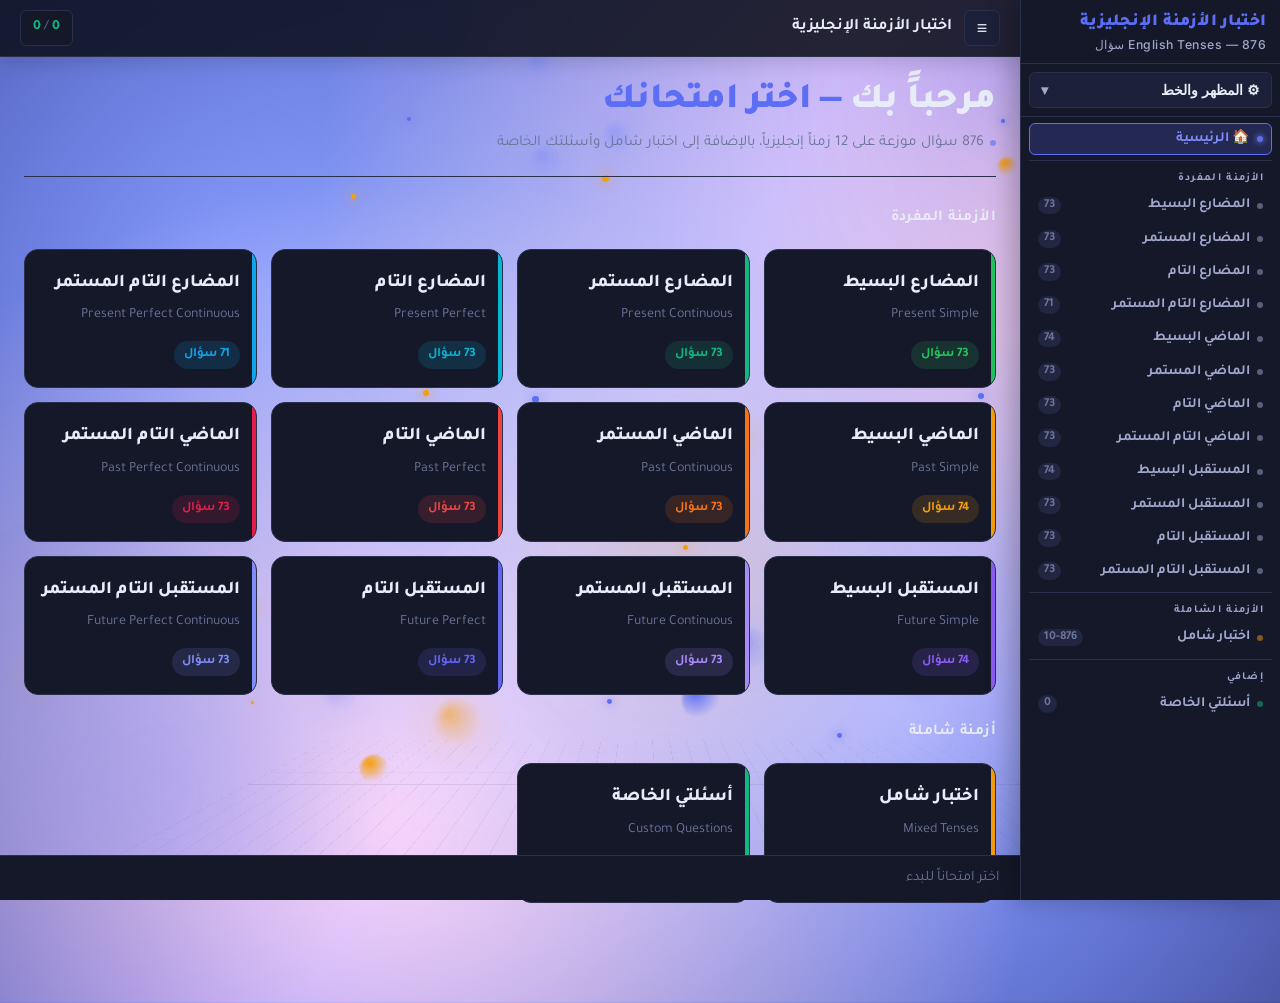
<file: SUBPROGRAM/tenses_exam/index.html>
<!DOCTYPE html>
<html lang="ar" dir="rtl">
<head>
<meta charset="UTF-8">
<meta name="viewport" content="width=device-width, initial-scale=1.0, maximum-scale=1.0, user-scalable=no">
<title>اختبار الأزمنة الإنجليزية — 12 زمنًا | 876 سؤال</title>
<link rel="manifest" href="./manifest.json">
<meta name="theme-color" content="#0d0f1a">
<link href="https://fonts.googleapis.com/css2?family=Tajawal:wght@300;400;500;700;800;900&family=Inter:wght@300;400;500;600;700&family=Cairo:wght@400;600;700;900&display=swap" rel="stylesheet">
<style>
/* ══════════════════════════════════════════════
   THEME SYSTEM
══════════════════════════════════════════════ */
:root {
  --bg: #0d0f1a;
  --surface: #151829;
  --surface-2: #1c2038;
  --surface-3: #222640;
  --border: #2a2f4a;
  --border-2: #363d62;
  --text: #e8ecf8;
  --text-muted: #6b7499;
  --text-dim: #4a5280;
  --accent: #5b6ef5;
  --accent-2: #818cf8;
  --accent-glow: rgba(91,110,245,0.2);
  --success: #10b981;
  --success-bg: rgba(16,185,129,0.1);
  --danger: #f04d4d;
  --danger-bg: rgba(240,77,77,0.1);
  --warning: #f59e0b;
  --warning-bg: rgba(245,158,11,0.1);
  --sidebar-w: 260px;
  --radius: 14px;
  --radius-sm: 9px;
  --radius-xs: 6px;
  --shadow: 0 4px 24px rgba(0,0,0,0.4);
  --transition: 0.22s cubic-bezier(0.4,0,0.2,1);
  --gradient-accent: var(--accent);
  --on-accent: #FFFFFF;
  --card-bg: #151829;
  --opt-bg: #1c2038;
  --sidebar-text: #e8ecf8;
  --sidebar-text-muted: #a0a8cc;
  --sidebar-text-dim: #6b7499;
}

[data-theme="ocean"] {
  --bg: #060d1a;
  --surface: #091524;
  --surface-2: #0f1f36;
  --surface-3: #152842;
  --border: #1a3356;
  --border-2: #1f3f6b;
  --text: #d0e8ff;
  --text-muted: #4d80b0;
  --text-dim: #2d5070;
  --accent: #0ea5e9;
  --accent-2: #38bdf8;
  --accent-glow: rgba(14,165,233,0.2);
  --success: #06b6d4;
  --danger: #f43f5e;
  --warning: #fbbf24;
  --gradient-accent: var(--accent);
  --on-accent: #FFFFFF;
  --card-bg: #091524;
  --opt-bg: #0f1f36;
  --sidebar-text: #d0e8ff;
  --sidebar-text-muted: #4d80b0;
  --sidebar-text-dim: #2d5070;
}

[data-theme="forest"] {
  --bg: #080f0a;
  --surface: #0f1a10;
  --surface-2: #162118;
  --surface-3: #1c2a1e;
  --border: #1f3524;
  --border-2: #274430;
  --text: #d5f0d8;
  --text-muted: #3d7a4a;
  --text-dim: #28522e;
  --accent: #22c55e;
  --accent-2: #4ade80;
  --accent-glow: rgba(34,197,94,0.2);
  --success: #86efac;
  --danger: #f87171;
  --warning: #fcd34d;
  --gradient-accent: var(--accent);
  --on-accent: #FFFFFF;
  --card-bg: #0f1a10;
  --opt-bg: #162118;
  --sidebar-text: #d5f0d8;
  --sidebar-text-muted: #3d7a4a;
  --sidebar-text-dim: #28522e;
}

[data-theme="sunset"] {
  --bg: #120a08;
  --surface: #1e1008;
  --surface-2: #2a1610;
  --surface-3: #361c14;
  --border: #4a2218;
  --border-2: #5c2c1e;
  --text: #fff0e8;
  --text-muted: #a0604a;
  --text-dim: #7a4030;
  --accent: #f97316;
  --accent-2: #fb923c;
  --accent-glow: rgba(249,115,22,0.2);
  --success: #10b981;
  --danger: #ef4444;
  --warning: #eab308;
  --gradient-accent: var(--accent);
  --on-accent: #FFFFFF;
  --card-bg: #1e1008;
  --opt-bg: #2a1610;
  --sidebar-text: #fff0e8;
  --sidebar-text-muted: #a0604a;
  --sidebar-text-dim: #7a4030;
}

[data-theme="golden"] {
  --bg: #0f0a00;
  --surface: #1a1200;
  --surface-2: #241a00;
  --surface-3: #2e2200;
  --border: #3d2e00;
  --border-2: #523d00;
  --text: #fff8e8;
  --text-muted: #a07820;
  --text-dim: #7a5a10;
  --accent: #FCA311;
  --accent-2: #fdb93e;
  --accent-glow: rgba(252,163,17,0.2);
  --success: #10b981;
  --success-bg: rgba(16,185,129,0.1);
  --danger: #ef4444;
  --danger-bg: rgba(239,68,68,0.1);
  --warning: #f59e0b;
  --warning-bg: rgba(245,158,11,0.1);
  --shadow: 0 4px 24px rgba(0,0,0,0.5);
  --gradient-accent: linear-gradient(135deg, #FCA311, #e8850a);
  --on-accent: #1a0f00;
  --card-bg: #1a1200;
  --opt-bg: #241a00;
  --sidebar-text: #fff8e8;
  --sidebar-text-muted: #a07820;
  --sidebar-text-dim: #7a5a10;
}
  --bg: #f4f6fb;
  --surface: #ffffff;
  --surface-2: #edf0f8;
  --surface-3: #e4e8f4;
  --border: #d0d8ec;
  --border-2: #b8c4e0;
  --text: #1a1f3c;
  --text-muted: #6878a8;
  --text-dim: #9baad0;
  --accent: #4f5cf0;
  --accent-2: #6872f5;
  --accent-glow: rgba(79,92,240,0.15);
  --success: #059669;
  --success-bg: rgba(5,150,105,0.1);
  --danger: #dc2626;
  --danger-bg: rgba(220,38,38,0.1);
  --warning: #d97706;
  --warning-bg: rgba(217,119,6,0.1);
  --shadow: 0 4px 24px rgba(30,40,100,0.1);
  --gradient-accent: var(--accent);
  --on-accent: #FFFFFF;
  --card-bg: #ffffff;
  --opt-bg: #edf0f8;
  --sidebar-text: #1a1f3c;
  --sidebar-text-muted: #4a5580;
  --sidebar-text-dim: #6878a8;
}




/* ══════════════════════════════════════════════
   GLASS / NEON TRANSPARENCY
══════════════════════════════════════════════ */
/* Blur is only applied to the few fixed chrome elements (sidebar/top-bar) —
   removed from per-question cards and buttons for mobile performance; those
   now use solid --card-bg/--opt-bg colors instead so no blur is needed. */
.sidebar, .top-bar {
  backdrop-filter: blur(10px);
  -webkit-backdrop-filter: blur(10px);
}
@media (max-width: 720px) {
  .sidebar, .top-bar {
    backdrop-filter: none;
    -webkit-backdrop-filter: none;
  }
}

/* ══════════════════════════════════════════════
   BASE RESET
══════════════════════════════════════════════ */
*, *::before, *::after { margin:0; padding:0; box-sizing:border-box; }

html { font-size: 18px; }
@media (max-width: 720px) { html { font-size: 16.5px; } }

body {
  font-family: 'Tajawal', 'Cairo', sans-serif;
  background: var(--bg);
  color: var(--text);
  line-height: 1.7;
  min-height: 100vh;
  overflow-x: hidden;
  transition: background var(--transition), color var(--transition);
  overflow-wrap: break-word;
  word-break: break-word;
}

/* ══════════════════════════════════════════════
   ANIMATED 3D BACKGROUND
══════════════════════════════════════════════ */
.bg-fx {
  position: fixed;
  inset: 0;
  z-index: 0;
  overflow: hidden;
  pointer-events: none;
}
.bg-blob {
  position: absolute;
  border-radius: 50%;
  filter: blur(70px);
  opacity: 0.45;
  will-change: transform;
}
.bg-blob-1 {
  width: 480px; height: 480px;
  top: -120px; right: -100px;
  background: radial-gradient(circle at 30% 30%, var(--accent), transparent 70%);
  animation: blobFloat1 18s ease-in-out infinite;
}
.bg-blob-2 {
  width: 420px; height: 420px;
  bottom: -140px; left: -80px;
  background: radial-gradient(circle at 60% 40%, var(--accent-2), transparent 70%);
  animation: blobFloat2 22s ease-in-out infinite;
}
.bg-blob-3 {
  width: 320px; height: 320px;
  top: 45%; left: 40%;
  background: radial-gradient(circle at 50% 50%, var(--warning), transparent 70%);
  opacity: 0.25;
  animation: blobFloat3 26s ease-in-out infinite;
}
.bg-grid {
  position: absolute;
  inset: -10%;
  background-image:
    linear-gradient(var(--border) 1px, transparent 1px),
    linear-gradient(90deg, var(--border) 1px, transparent 1px);
  background-size: 42px 42px;
  opacity: 0.12;
  transform: perspective(600px) rotateX(55deg);
  transform-origin: bottom;
  animation: gridDrift 14s linear infinite;
}
@keyframes blobFloat1 {
  0%, 100% { transform: translate(0,0) scale(1); }
  33% { transform: translate(-40px, 40px) scale(1.12); }
  66% { transform: translate(20px, -30px) scale(0.94); }
}
@keyframes blobFloat2 {
  0%, 100% { transform: translate(0,0) scale(1); }
  50% { transform: translate(50px, -35px) scale(1.15); }
}
@keyframes blobFloat3 {
  0%, 100% { transform: translate(-50%,-50%) scale(1); }
  50% { transform: translate(-45%,-55%) scale(1.2); }
}
@keyframes gridDrift {
  0% { background-position: 0 0, 0 0; }
  100% { background-position: 42px 42px, 42px 42px; }
}
@media (max-width: 720px) {
  .q-card { box-shadow: 0 1px 3px rgba(0,0,0,0.15); }
  .q-card:hover { box-shadow: 0 4px 10px rgba(0,0,0,0.2); }
  .bg-fx { display: none; }
}
@media (max-width: 720px), (prefers-reduced-motion: reduce) {
  .top-bar { backdrop-filter: none; -webkit-backdrop-filter: none; background: var(--bg); }
}

::-webkit-scrollbar { width: 5px; }
::-webkit-scrollbar-track { background: var(--bg); }
::-webkit-scrollbar-thumb { background: var(--border-2); border-radius: 4px; }

/* ══════════════════════════════════════════════
   LAYOUT
══════════════════════════════════════════════ */
.app-wrapper {
  display: flex;
  min-height: 100vh;
  position: relative;
  z-index: 1;
}

/* ══════════════════════════════════════════════
   SIDEBAR
══════════════════════════════════════════════ */
.sidebar {
  width: var(--sidebar-w);
  background: var(--surface);
  border-left: 1px solid var(--border);
  position: fixed;
  top: 0; right: 0; bottom: 0;
  z-index: 200;
  display: flex;
  flex-direction: column;
  transition: transform var(--transition), width var(--transition);
  overflow: hidden;
  box-shadow: -8px 0 24px rgba(0,0,0,0.25);
  line-height: 1.3;
}
.sidebar.desktop-hidden {
  transform: translateX(100%);
}
.main-content.sidebar-collapsed {
  margin-right: 0 !important;
}

.sidebar-header {
  padding: 12px 14px 10px;
  border-bottom: 1px solid var(--border);
  flex-shrink: 0;
}
.sidebar-logo {
  font-size: 0.95rem;
  font-weight: 900;
  color: var(--accent);
  letter-spacing: 0.01em;
  display: flex;
  align-items: flex-start;
  gap: 0;
  line-height: 1.3;
}
.sidebar-logo .logo-sub {
  display: block;
  font-size: 0.68rem;
  font-weight: 500;
  color: var(--sidebar-text-muted);
  margin-top: 3px;
  letter-spacing: 0.04em;
  font-family: 'Inter', sans-serif;
}

.sidebar-nav {
  flex: 1 1 0;
  overflow-y: auto;
  overflow-x: hidden;
  padding: 6px 8px;
  min-height: 0;
  height: 0;
}
.sidebar-nav::-webkit-scrollbar { width: 3px; }
.sidebar-nav::-webkit-scrollbar-thumb { background: var(--border); border-radius: 3px; }

.nav-section-label {
  font-size: 0.6rem;
  font-weight: 700;
  color: var(--sidebar-text-muted);
  letter-spacing: 0.12em;
  text-transform: uppercase;
  padding: 6px 8px 3px;
}

.nav-item {
  display: flex;
  align-items: center;
  gap: 7px;
  padding: 6px 8px;
  border-radius: var(--radius-xs);
  cursor: pointer;
  font-size: 0.78rem;
  font-weight: 600;
  color: var(--sidebar-text-muted);
  transition: all var(--transition);
  border: 1px solid transparent;
  margin-bottom: 1px;
  user-select: none;
}
.nav-item:hover {
  background: var(--surface-2);
  color: var(--sidebar-text);
  border-color: var(--border);
}
.nav-item.active {
  background: var(--accent-glow);
  color: var(--accent-2);
  border-color: var(--accent);
}
.nav-item .nav-dot {
  width: 6px; height: 6px;
  border-radius: 50%;
  flex-shrink: 0;
  background: currentColor;
  opacity: 0.5;
}
.nav-item.active .nav-dot { opacity: 1; box-shadow: 0 0 6px currentColor; }
.nav-item .nav-count {
  margin-right: auto;
  font-size: 0.68rem;
  background: var(--surface-3);
  padding: 1px 6px;
  border-radius: 10px;
  color: var(--sidebar-text-dim);
}
.nav-item.active .nav-count {
  background: var(--accent-glow);
  color: var(--accent-2);
  font-weight: 800;
  font-family: 'Inter', sans-serif;
  letter-spacing: 0.03em;
}

.nav-divider {
  height: 1px;
  background: var(--border);
  margin: 5px 0;
}

/* Sidebar footer */
.sidebar-footer {
  padding: 8px 8px;
  border-bottom: 1px solid var(--border);
  flex-shrink: 0;
}

/* Theme switcher — named pill buttons */
.theme-grid {
  display: grid;
  grid-template-columns: 1fr 1fr;
  gap: 5px;
  margin-top: 6px;
}
.theme-btn {
  display: flex;
  align-items: center;
  gap: 7px;
  padding: 7px 9px;
  border-radius: var(--radius-xs);
  border: 1px solid var(--border);
  background: var(--surface-2);
  cursor: pointer;
  transition: all var(--transition);
  font-size: 0.72rem;
  font-weight: 700;
  color: var(--sidebar-text-muted);
}
.theme-btn:hover { border-color: var(--border-2); color: var(--sidebar-text); background: var(--surface-3); }
.theme-btn.active { border-color: var(--accent); color: var(--accent-2); background: var(--accent-glow); }
.theme-btn .tb-swatch {
  width: 14px; height: 14px;
  border-radius: 50%;
  flex-shrink: 0;
}
.theme-label {
  font-size: 0.65rem;
  color: var(--sidebar-text-dim);
  font-weight: 700;
  letter-spacing: 0.08em;
  text-transform: uppercase;
  margin-bottom: 4px;
}

/* Collapsible settings section (theme + font live inside here) */
.settings-toggle {
  width: 100%;
  display: flex;
  align-items: center;
  justify-content: space-between;
  padding: 9px 11px;
  border-radius: var(--radius-xs);
  border: 1px solid var(--border);
  background: var(--surface-2);
  color: var(--sidebar-text);
  font-size: 0.78rem;
  font-weight: 800;
  cursor: pointer;
  transition: all var(--transition);
}
.settings-toggle:hover { border-color: var(--border-2); background: var(--surface-3); }
.settings-toggle-arrow {
  transition: transform 0.2s ease;
  color: var(--sidebar-text-muted);
}
.settings-toggle-arrow.open { transform: rotate(180deg); }
.settings-panel {
  overflow: hidden;
  max-height: 0;
  transition: max-height 0.25s ease;
}
.settings-panel.open { max-height: 480px; }
.settings-panel > .theme-label:first-child { margin-top: 10px; }

/* Toggle sidebar button — inside topbar */
.sidebar-toggle {
  width: 36px; height: 36px;
  background: var(--surface-2);
  border: 1px solid var(--border);
  border-radius: var(--radius-xs);
  cursor: pointer;
  display: flex;
  align-items: center;
  justify-content: center;
  flex-shrink: 0;
  color: var(--text);
  transition: all var(--transition);
  font-size: 1rem;
}
.sidebar-toggle:hover { background: var(--surface-3); border-color: var(--border-2); }

.sidebar-overlay {
  position: fixed; inset: 0;
  background: rgba(0,0,0,0.7);
  z-index: 150;
  display: none;
  backdrop-filter: blur(2px);
}
.sidebar-overlay.show { display: block; }

/* ══════════════════════════════════════════════
   MAIN CONTENT
══════════════════════════════════════════════ */
.main-content {
  flex: 1;
  min-width: 0;
  margin-left: 0;
  margin-right: var(--sidebar-w);
  min-height: 100vh;
  display: flex;
  flex-direction: column;
}

.top-bar {
  position: sticky;
  top: 0;
  z-index: 100;
  background: color-mix(in srgb, var(--bg) 88%, transparent);
  backdrop-filter: blur(10px) saturate(140%);
  -webkit-backdrop-filter: blur(10px) saturate(140%);
  border-bottom: 1px solid var(--border);
  padding: 10px 20px;
  display: flex;
  align-items: center;
  gap: 12px;
  box-shadow: 0 4px 18px rgba(0,0,0,0.15);
}
.top-bar-title {
  font-size: 0.9rem;
  font-weight: 700;
  color: var(--text);
  flex: 1;
}
.top-bar-right {
  display: flex;
  align-items: center;
  gap: 8px;
}

/* Progress in topbar */
.progress-wrap {
  flex: 1;
  max-width: 300px;
}
.progress-bar {
  height: 5px;
  background: var(--surface-3);
  border-radius: 3px;
  overflow: hidden;
}
.progress-fill {
  height: 100%;
  background: linear-gradient(90deg, var(--accent), var(--accent-2));
  width: 0%;
  transition: width 0.5s ease;
  border-radius: 3px;
}
.progress-text {
  font-size: 0.68rem;
  color: var(--text-muted);
  margin-top: 3px;
  text-align: center;
}

/* Timer */
.timer-display {
  font-family: 'Inter', monospace;
  font-size: 0.85rem;
  font-weight: 700;
  color: var(--accent-2);
  background: var(--surface);
  border: 1px solid var(--border);
  padding: 5px 12px;
  border-radius: var(--radius-xs);
  min-width: 70px;
  text-align: center;
}
.timer-display.warning { color: var(--warning); border-color: var(--warning); }
.timer-display.danger { color: var(--danger); border-color: var(--danger); animation: pulse-timer 1s ease infinite; }

@keyframes pulse-timer {
  0%,100% { opacity: 1; }
  50% { opacity: 0.5; }
}

/* Score display */
.score-display {
  font-size: 0.78rem;
  color: var(--text-muted);
  background: var(--surface);
  border: 1px solid var(--border);
  padding: 5px 12px;
  border-radius: var(--radius-xs);
}
.score-display span { color: var(--success); font-weight: 700; }

/* Content area */
.content-area {
  flex: 1;
  padding: 24px 24px 100px;
  max-width: 1080px;
  margin: 0 auto;
  width: 100%;
}

/* ══════════════════════════════════════════════
   HOME PAGE GRID
══════════════════════════════════════════════ */
.home-grid {
  display: grid;
  grid-template-columns: repeat(auto-fill, minmax(220px, 1fr));
  gap: 14px;
  margin-top: 18px;
}
.home-card {
  background: var(--card-bg);
  border: 1px solid var(--border);
  border-radius: var(--radius);
  padding: 18px 16px;
  cursor: pointer;
  transition: all 0.2s ease;
  position: relative;
  overflow: hidden;
}
.home-card:hover {
  border-color: var(--border-2);
  transform: translateY(-3px);
  box-shadow: 0 12px 24px -8px rgba(0,0,0,0.3);
}
.home-card::before {
  content: "";
  position: absolute;
  top: 0; right: 0; bottom: 0;
  width: 4px;
  background: var(--card-color, var(--accent));
}
.home-card-title {
  font-weight: 800;
  font-size: 1rem;
  color: var(--text);
  margin-bottom: 6px;
}
.home-card-sub {
  font-size: 0.78rem;
  color: var(--text-muted);
  direction: ltr;
  text-align: right;
  margin-bottom: 10px;
}
.home-card-count {
  display: inline-block;
  font-size: 0.72rem;
  font-weight: 700;
  color: var(--card-color, var(--accent));
  background: color-mix(in srgb, var(--card-color, var(--accent)) 15%, transparent);
  padding: 3px 10px;
  border-radius: 999px;
}
.home-section-title {
  font-size: 0.85rem;
  font-weight: 700;
  color: var(--text);
  margin: 24px 0 4px;
  text-transform: uppercase;
  letter-spacing: 0.03em;
}
.home-section-title:first-of-type { margin-top: 0; }

/* ══════════════════════════════════════════════
   EXAM FLOATING MENU BUTTON — shown when top-bar hidden
══════════════════════════════════════════════ */
.exam-fab {
  position: fixed;
  top: 14px;
  left: 14px;
  z-index: 200;
  width: 42px; height: 42px;
  border-radius: 50%;
  background: var(--surface);
  border: 1px solid var(--border);
  color: var(--text);
  font-size: 1.1rem;
  display: none;
  align-items: center;
  justify-content: center;
  cursor: pointer;
  box-shadow: 0 6px 16px rgba(0,0,0,0.3);
}
.exam-fab.show { display: flex; }
.top-bar.tb-hidden { display: none; }

/* ══════════════════════════════════════════════
   VIEW HEADERS
══════════════════════════════════════════════ */
.view-header {
  margin-bottom: 28px;
  padding-bottom: 20px;
  border-bottom: 1px solid var(--border);
}
.view-header h1 {
  font-size: clamp(1.4rem, 4.5vw, 2rem);
  font-weight: 900;
  color: var(--text);
  margin-bottom: 6px;
  line-height: 1.2;
}
.view-header h1 .accent { color: var(--accent); }
.view-header p {
  font-size: 0.84rem;
  color: var(--text-muted);
  display: flex;
  align-items: center;
  gap: 6px;
}
.view-header p::before {
  content: '';
  display: inline-block;
  width: 6px; height: 6px;
  border-radius: 50%;
  background: var(--accent);
  opacity: 0.6;
}

/* Tense section badge */
.tense-section-badge {
  display: inline-flex;
  align-items: center;
  gap: 8px;
  padding: 10px 18px;
  border-radius: 50px;
  font-size: 0.85rem;
  font-weight: 700;
  margin-bottom: 16px;
  border: 1px solid;
}

/* ══════════════════════════════════════════════
   QUESTION CARD
══════════════════════════════════════════════ */
.q-card {
  background: var(--card-bg);
  border: 1px solid var(--border);
  border-radius: var(--radius);
  margin-bottom: 16px;
  padding: 24px 26px 20px;
  transition: border-color var(--transition), box-shadow 0.3s ease, transform 0.25s cubic-bezier(0.34,1.56,0.64,1);
  position: relative;
  box-shadow: 0 2px 6px rgba(0,0,0,0.15), 0 1px 2px rgba(0,0,0,0.1);
  transform-style: preserve-3d;
  will-change: transform;
}
.q-card:hover {
  border-color: var(--border-2);
  box-shadow: 0 18px 34px -12px rgba(0,0,0,0.35), 0 4px 10px rgba(0,0,0,0.15);
}
.q-card::before {
  content: "";
  position: absolute;
  inset: 0;
  border-radius: inherit;
  background: radial-gradient(circle at var(--mx,50%) var(--my,50%), rgba(255,255,255,0.08), transparent 55%);
  opacity: 0;
  transition: opacity 0.25s ease;
  pointer-events: none;
}
.q-card:hover::before { opacity: 1; }
.q-card.answered-correct { border-color: var(--success); background: var(--success-bg); border-right: 3px solid var(--success); }
.q-card.answered-wrong { border-color: var(--danger); background: var(--danger-bg); border-right: 3px solid var(--danger); }

.q-header {
  display: flex;
  align-items: center;
  gap: 10px;
  margin-bottom: 12px;
}
.q-num {
  display: inline-flex;
  align-items: center;
  justify-content: center;
  width: 30px; height: 30px;
  background: var(--surface-2);
  border: 1px solid var(--border);
  border-radius: var(--radius-xs);
  font-size: 0.78rem;
  font-weight: 800;
  color: var(--accent-2);
  flex-shrink: 0;
  font-family: 'Inter', sans-serif;
}
.q-meta {
  flex: 1;
}
.q-tense-tag { display: none; } /* hidden — tense shown in sidebar nav */
.q-text {
  font-size: clamp(1.02rem, 3.7vw, 1.28rem);
  font-weight: 700;
  line-height: 1.7;
  color: var(--text);
  direction: ltr;
  text-align: left;
  overflow-wrap: break-word;
  word-break: break-word;
  white-space: normal;
}
.q-text .blank {
  display: inline-block;
  min-width: 90px;
  border-bottom: 2px dashed var(--accent-2);
  color: var(--accent-2);
  text-align: center;
  font-weight: 800;
  padding: 0 6px;
}

/* ══════════════════════════════════════════════
   OPTIONS — GRID STYLE
══════════════════════════════════════════════ */
.options-grid {
  display: grid;
  grid-template-columns: 1fr 1fr;
  gap: 8px;
  margin-bottom: 12px;
}

.opt-btn {
  background: var(--opt-bg);
  border: 1.5px solid var(--border);
  border-radius: var(--radius-sm);
  padding: 13px 14px;
  color: var(--text);
  font-family: 'Inter', sans-serif;
  font-size: clamp(0.82rem, 3.1vw, 0.96rem);
  text-align: left;
  direction: ltr;
  cursor: pointer;
  transition: all var(--transition);
  display: flex;
  align-items: center;
  gap: 9px;
  position: relative;
  overflow: hidden;
}
.opt-btn::before {
  content: '';
  position: absolute;
  inset: 0;
  background: var(--accent-glow);
  opacity: 0;
  transition: opacity var(--transition);
}
.opt-btn:hover:not(:disabled)::before { opacity: 1; }
.opt-btn:hover:not(:disabled) { border-color: var(--accent); color: var(--text); }

.opt-btn .letter {
  width: 26px; height: 26px;
  background: var(--surface-3);
  border: 1px solid var(--border);
  border-radius: var(--radius-xs);
  display: flex; align-items: center; justify-content: center;
  font-size: 0.72rem;
  font-weight: 800;
  color: var(--text-muted);
  flex-shrink: 0;
  transition: all var(--transition);
  position: relative; z-index: 1;
}
.opt-btn:hover:not(:disabled) .letter { border-color: var(--accent); color: var(--accent-2); }
.opt-btn .opt-text { position: relative; z-index: 1; font-weight: 600; }

.opt-btn.correct-choice {
  border-color: var(--success) !important;
  background: var(--success-bg) !important;
}
.opt-btn.correct-choice .letter {
  background: var(--success); color: white; border-color: var(--success);
}
.opt-btn.wrong-choice {
  border-color: var(--danger) !important;
  background: var(--danger-bg) !important;
}
.opt-btn.wrong-choice .letter {
  background: var(--danger); color: white; border-color: var(--danger);
}
.opt-btn:disabled { pointer-events: none; opacity: 0.65; }
.opt-btn.opt-selected {
  border-color: var(--accent);
  background: var(--accent-glow);
  color: var(--text);
}
.opt-btn.opt-selected .letter {
  background: var(--gradient-accent, var(--accent));
  color: var(--on-accent);
  border-color: var(--accent);
}

/* ══════════════════════════════════════════════
   BUBBLE SHEET
══════════════════════════════════════════════ */
.bubble-sheet {
  display: flex;
  gap: 12px;
  align-items: center;
  padding: 12px 16px;
  background: var(--surface-3);
  border: 1px dashed var(--border-2);
  border-radius: var(--radius-sm);
  margin-top: 10px;
  direction: ltr;
}
.bubble-sheet .bs-label {
  font-size: 0.62rem;
  color: var(--text-dim);
  font-weight: 700;
  writing-mode: vertical-rl;
  text-orientation: mixed;
  transform: rotate(180deg);
  white-space: nowrap;
  font-family: 'Inter', sans-serif;
  letter-spacing: 0.1em;
  text-transform: uppercase;
}
.bubble-row {
  display: flex;
  gap: 18px;
  flex: 1;
}
.bubble-col {
  display: flex;
  flex-direction: column;
  align-items: center;
  gap: 6px;
}
.bubble-col .bc-letter {
  font-size: 0.72rem;
  font-weight: 800;
  color: var(--text-muted);
  font-family: 'Inter', sans-serif;
}
.bubble {
  width: 26px; height: 26px;
  border-radius: 50%;
  border: 2px solid var(--border-2);
  cursor: pointer;
  transition: all 0.18s;
  background: transparent;
  position: relative;
}
.bubble:hover { border-color: var(--accent); background: var(--accent-glow); transform: scale(1.1); }
.bubble.filled { background: var(--accent); border-color: var(--accent); box-shadow: 0 0 8px var(--accent-glow); }
.bubble.filled-correct { background: var(--success) !important; border-color: var(--success) !important; box-shadow: 0 0 10px var(--success); }
.bubble.filled-wrong { background: var(--danger) !important; border-color: var(--danger) !important; box-shadow: 0 0 6px var(--danger); }

/* ══════════════════════════════════════════════
   FEEDBACK BOX
══════════════════════════════════════════════ */
.feedback-box {
  margin-top: 12px;
  border-radius: var(--radius-sm);
  overflow: hidden;
  display: none;
}
.feedback-box.show { display: block; animation: slideDown 0.25s ease; }
@keyframes slideDown {
  from { opacity: 0; transform: translateY(-6px); }
  to { opacity: 1; transform: translateY(0); }
}
.fb-correct {
  background: var(--success-bg);
  border: 1px solid var(--success);
}
.fb-wrong {
  background: var(--danger-bg);
  border: 1px solid var(--danger);
}
.fb-header {
  display: flex;
  align-items: center;
  gap: 8px;
  padding: 10px 14px;
  font-size: 0.88rem;
  font-weight: 800;
}
.fb-correct .fb-header { color: var(--success); }
.fb-wrong .fb-header { color: var(--danger); }
.fb-icon { font-size: 1.1rem; }
.fb-body {
  padding: 10px 14px;
  border-top: 1px solid var(--border);
  direction: rtl;
}
.fb-correct .fb-body { border-color: rgba(16,185,129,0.2); }
.fb-wrong .fb-body { border-color: rgba(240,77,77,0.2); }
.fb-reason {
  font-size: 0.82rem;
  color: var(--text);
  margin-bottom: 6px;
  font-weight: 500;
}
.fb-reason strong { font-weight: 800; }
.fb-correct-answer {
  font-size: 0.8rem;
  color: var(--success);
  font-family: 'Inter', sans-serif;
  font-weight: 700;
  direction: ltr;
  display: inline-block;
  background: var(--success-bg);
  padding: 3px 10px;
  border-radius: 4px;
  margin-top: 4px;
}

/* ══════════════════════════════════════════════
   COMPREHENSIVE VIEW CONTROLS
══════════════════════════════════════════════ */
.comp-controls {
  background: var(--card-bg);
  border: 1px solid var(--border);
  border-radius: var(--radius);
  padding: 20px;
  margin-bottom: 24px;
}
.comp-controls h3 {
  font-size: 0.95rem;
  font-weight: 800;
  color: var(--text);
  margin-bottom: 16px;
  display: flex;
  align-items: center;
  gap: 8px;
}
.ctrl-row {
  display: grid;
  grid-template-columns: 1fr 1fr;
  gap: 14px;
  margin-bottom: 14px;
}
.ctrl-group label {
  display: block;
  font-size: 0.75rem;
  font-weight: 700;
  color: var(--text-muted);
  margin-bottom: 6px;
}
.ctrl-input {
  background: var(--opt-bg);
  border: 1px solid var(--border);
  border-radius: var(--radius-xs);
  padding: 9px 12px;
  color: var(--text);
  font-family: 'Tajawal', sans-serif;
  font-size: 0.88rem;
  width: 100%;
  outline: none;
  transition: border-color var(--transition);
  -webkit-appearance: none;
}
.ctrl-input:focus { border-color: var(--accent); box-shadow: 0 0 0 3px var(--accent-glow); }
select.ctrl-input { cursor: pointer; }

.start-btn {
  width: 100%;
  background: var(--accent);
  color: var(--on-accent);
  border: none;
  border-radius: var(--radius-sm);
  padding: 13px;
  font-family: 'Tajawal', sans-serif;
  font-size: 1rem;
  font-weight: 800;
  cursor: pointer;
  transition: all var(--transition);
  letter-spacing: 0.02em;
}
.start-btn:hover { opacity: 0.9; transform: translateY(-1px); box-shadow: var(--shadow); }

/* ══════════════════════════════════════════════
   ADD QUESTION PANEL
══════════════════════════════════════════════ */
.add-q-form {
  background: var(--surface);
  border: 1px solid var(--border);
  border-radius: var(--radius);
  padding: 20px;
}
.add-q-form h3 {
  font-size: 0.95rem;
  font-weight: 800;
  margin-bottom: 16px;
  color: var(--text);
}
.form-row {
  margin-bottom: 14px;
}
.form-row label {
  display: block;
  font-size: 0.75rem;
  font-weight: 700;
  color: var(--text-muted);
  margin-bottom: 6px;
}
.form-input, .form-textarea {
  background: var(--surface-2);
  border: 1px solid var(--border);
  border-radius: var(--radius-xs);
  padding: 10px 12px;
  color: var(--text);
  font-family: 'Inter', sans-serif;
  font-size: 0.88rem;
  width: 100%;
  outline: none;
  transition: border-color var(--transition);
  direction: ltr;
  text-align: left;
}
.form-input:focus, .form-textarea:focus { border-color: var(--accent); box-shadow: 0 0 0 3px var(--accent-glow); }
.form-textarea { resize: vertical; min-height: 70px; }

.opts-grid-form {
  display: grid;
  grid-template-columns: 1fr 1fr;
  gap: 10px;
}
.opt-input-wrap {
  display: flex;
  align-items: center;
  gap: 7px;
}
.opt-input-wrap .letter-badge {
  width: 26px; height: 26px;
  background: var(--surface-3);
  border: 1px solid var(--border);
  border-radius: var(--radius-xs);
  display: flex; align-items: center; justify-content: center;
  font-size: 0.75rem;
  font-weight: 800;
  color: var(--text-muted);
  flex-shrink: 0;
  font-family: 'Inter', sans-serif;
}
.correct-radio-row {
  display: flex;
  gap: 12px;
  margin-top: 10px;
}
.correct-radio-row label {
  display: flex;
  align-items: center;
  gap: 5px;
  cursor: pointer;
  font-size: 0.82rem;
  color: var(--text-muted);
  font-weight: 600;
}
.correct-radio-row input[type=radio] { accent-color: var(--accent); }
.add-submit-btn {
  background: var(--success);
  color: white;
  border: none;
  border-radius: var(--radius-sm);
  padding: 12px 24px;
  font-family: 'Tajawal', sans-serif;
  font-size: 0.9rem;
  font-weight: 800;
  cursor: pointer;
  margin-top: 4px;
  transition: all var(--transition);
}
.add-submit-btn:hover { opacity: 0.85; transform: translateY(-1px); }
.custom-q-list {
  margin-top: 20px;
}
.custom-q-item {
  background: var(--surface-2);
  border: 1px solid var(--border);
  border-radius: var(--radius-sm);
  padding: 14px;
  margin-bottom: 10px;
  position: relative;
}
.custom-q-item .cq-delete {
  position: absolute;
  top: 10px;
  left: 10px;
  width: 26px; height: 26px;
  background: var(--danger-bg);
  border: 1px solid var(--danger);
  border-radius: var(--radius-xs);
  color: var(--danger);
  font-size: 0.85rem;
  cursor: pointer;
  display: flex; align-items: center; justify-content: center;
  transition: all var(--transition);
}
.custom-q-item .cq-delete:hover { background: var(--danger); color: white; }

/* ══════════════════════════════════════════════
   BOTTOM ACTION BAR
══════════════════════════════════════════════ */
.bottom-bar {
  position: fixed;
  bottom: 0;
  left: 0;
  right: var(--sidebar-w);
  background: var(--card-bg);
  border-top: 1px solid var(--border);
  padding: 10px 20px;
  display: flex;
  justify-content: space-between;
  align-items: center;
  z-index: 100;
  gap: 10px;
}
.bottom-stat {
  font-size: 0.8rem;
  color: var(--text-muted);
}
.bottom-stat strong { color: var(--text); }
/* ══════════════════════════════════════════════
   END-OF-EXAM SUBMIT CARD
══════════════════════════════════════════════ */
.submit-wrapper {
  margin: 22px 0 10px;
  padding: 26px 20px;
  border-radius: var(--radius);
  text-align: center;
  background: var(--card-bg);
  border: 1px solid var(--border);
  box-shadow: 0 14px 30px -14px rgba(0,0,0,0.35);
}
.submit-wrapper h3 {
  font-size: 1.05rem;
  color: var(--text);
  margin-bottom: 6px;
}
.submit-wrapper p {
  font-size: 0.85rem;
  color: var(--text-muted);
  margin-bottom: 18px;
}
.end-submit-btn {
  border: none;
  border-radius: 50px;
  padding: 15px 34px;
  background: linear-gradient(145deg, var(--success), #0d9668);
  color: #fff;
  font-family: 'Tajawal', sans-serif;
  font-size: 1rem;
  font-weight: 800;
  cursor: pointer;
  box-shadow:
    0 10px 22px -6px rgba(16,185,129,0.5),
    inset 0 1px 0 rgba(255,255,255,0.25),
    inset 0 -3px 6px rgba(0,0,0,0.18);
  transform: perspective(600px) rotateX(0deg) translateZ(0);
  transition: transform 0.22s cubic-bezier(0.34,1.56,0.64,1), box-shadow 0.22s ease;
}
.end-submit-btn:hover {
  transform: perspective(600px) rotateX(-6deg) translateY(-3px) scale(1.03);
  box-shadow:
    0 16px 30px -6px rgba(16,185,129,0.6),
    inset 0 1px 0 rgba(255,255,255,0.3),
    inset 0 -3px 6px rgba(0,0,0,0.18);
}
.end-submit-btn:active { transform: perspective(600px) translateY(0) scale(0.97); }

/* ══════════════════════════════════════════════
   SINGLE-CARD NAVIGATION (one question at a time)
══════════════════════════════════════════════ */
.card-nav-wrap {
  display: block;
}
.card-stage {
  width: 100%;
}
.card-nav-btns {
  display: flex;
  flex-direction: column;
  gap: 10px;
  margin-top: 18px;
}
.card-nav-btn {
  width: 100%;
  padding: 13px 16px;
  border-radius: var(--radius-sm);
  font-weight: 700;
  font-size: 0.92rem;
  cursor: pointer;
  border: 1px solid var(--border);
  background: var(--opt-bg);
  color: var(--text);
  transition: transform 0.15s ease, box-shadow 0.15s ease, border-color 0.15s ease;
}
.card-nav-btn.primary {
  background: var(--accent);
  color: var(--on-accent);
  border: none;
}
.card-nav-btn.submit-now {
  background: transparent;
  border: 1.5px dashed var(--border-2);
  color: var(--text-muted);
  font-size: 0.82rem;
}
.card-nav-btn:hover:not(:disabled) { transform: translateY(-1px); box-shadow: 0 6px 16px -8px rgba(0,0,0,0.4); }
.card-nav-btn:disabled { opacity: 0.35; cursor: default; box-shadow: none; transform: none; }
.card-counter {
  display: flex;
  align-items: center;
  justify-content: center;
  gap: 8px;
  font-family: 'Inter', sans-serif;
  font-size: 0.88rem;
  font-weight: 800;
  color: var(--accent-2);
  margin-top: 14px;
  direction: ltr;
  unicode-bidi: isolate;
  background: var(--surface);
  border: 1px solid var(--border);
  border-radius: 50px;
  padding: 8px 22px;
  width: fit-content;
  margin-left: auto;
  margin-right: auto;
  box-shadow: 0 2px 10px rgba(0,0,0,0.2);
}
@media (max-width: 640px) {
  .card-nav-wrap { gap: 6px; }
}

/* ══════════════════════════════════════════════
   NO-3D MODE (settings toggle)
══════════════════════════════════════════════ */
html.no-3d .bg-fx { display: none; }
html.no-3d .q-card { transform: none !important; box-shadow: 0 2px 6px rgba(0,0,0,0.15) !important; }
html.no-3d .q-card::before { display: none !important; }
html.no-3d .end-submit-btn,
html.no-3d .start-btn,
html.no-3d .add-submit-btn,
html.no-3d .card-nav-btn { transform: none !important; }
html.no-3d .top-bar { backdrop-filter: none !important; -webkit-backdrop-filter: none !important; background: var(--bg) !important; }
html.no-3d .sidebar { box-shadow: none !important; }

/* ══════════════════════════════════════════════
   SETTINGS BLOCK (font size + 3D toggle)
══════════════════════════════════════════════ */
.settings-block { margin-top: 12px; }
.settings-row {
  display: flex;
  align-items: center;
  justify-content: space-between;
  gap: 10px;
  margin-top: 6px;
}
.fs-controls {
  display: flex;
  align-items: center;
  gap: 8px;
}
.fs-btn {
  width: 30px;
  height: 30px;
  border-radius: var(--radius-xs);
  border: 1px solid var(--border);
  background: var(--surface-2);
  color: var(--sidebar-text);
  font-family: 'Inter', sans-serif;
  font-weight: 800;
  font-size: 0.8rem;
  cursor: pointer;
  transition: all var(--transition);
}
.fs-btn:hover { border-color: var(--accent); color: var(--accent-2); background: var(--accent-glow); }
.fs-value {
  min-width: 42px;
  text-align: center;
  font-size: 0.78rem;
  color: var(--sidebar-text-muted);
  font-family: 'Inter', sans-serif;
}
.toggle-3d-btn {
  border: 1px solid var(--border);
  background: var(--surface-2);
  color: var(--sidebar-text-muted);
  border-radius: 20px;
  padding: 6px 14px;
  font-family: 'Tajawal', sans-serif;
  font-size: 0.75rem;
  font-weight: 700;
  cursor: pointer;
  transition: all var(--transition);
}
.toggle-3d-btn.active { border-color: var(--success); color: var(--success); background: rgba(16,185,129,0.1); }

/* ══════════════════════════════════════════════
   RESULTS OVERLAY
══════════════════════════════════════════════ */
.results-overlay {
  position: fixed;
  inset: 0;
  background: rgba(5,7,15,0.92);
  z-index: 500;
  display: none;
  align-items: center;
  justify-content: center;
  padding: 20px;
  backdrop-filter: blur(6px);
}
.results-overlay.show { display: flex; animation: fadeIn 0.3s ease; }
@keyframes fadeIn { from { opacity: 0; } to { opacity: 1; } }

.results-box {
  background: var(--card-bg);
  border: 1px solid var(--border);
  border-radius: var(--radius);
  padding: 32px 28px;
  text-align: center;
  max-width: 440px;
  width: 100%;
  box-shadow: var(--shadow);
}
.results-emoji { font-size: 3rem; margin-bottom: 10px; }
.results-score {
  font-size: 3rem;
  font-weight: 900;
  color: var(--accent-2);
  font-family: 'Inter', sans-serif;
  line-height: 1;
  margin: 8px 0;
}
.results-title { font-size: 1.2rem; font-weight: 800; color: var(--text); margin-bottom: 4px; }
.results-detail { font-size: 0.85rem; color: var(--text-muted); margin-bottom: 18px; }
.results-breakdown {
  text-align: right;
  font-size: 0.8rem;
  color: var(--text-muted);
  border-top: 1px solid var(--border);
  padding-top: 16px;
  margin-bottom: 20px;
  line-height: 2;
}
.results-actions {
  display: flex;
  gap: 10px;
  justify-content: center;
}
.res-btn {
  background: var(--accent);
  color: var(--on-accent);
  border: none;
  border-radius: var(--radius-sm);
  padding: 11px 24px;
  font-family: 'Tajawal', sans-serif;
  font-size: 0.9rem;
  font-weight: 800;
  cursor: pointer;
  transition: all var(--transition);
}
.res-btn:hover { opacity: 0.85; transform: translateY(-1px); }
.res-btn.secondary {
  background: var(--opt-bg);
  border: 1px solid var(--border);
  color: var(--text);
}

/* ══════════════════════════════════════════════
   PRINT STYLES
══════════════════════════════════════════════ */
@media print {
  .sidebar, .top-bar, .bottom-bar, .sidebar-toggle, .feedback-box,
  .comp-controls button, .results-overlay, .sidebar-overlay,
  .submit-wrapper, .bg-fx { display: none !important; }
  .main-content { margin-right: 0 !important; }
  .content-area { padding: 10px !important; }
  body { background: white !important; color: black !important; }
  .q-card { border: 1px solid #ccc !important; background: white !important; break-inside: avoid; margin-bottom: 10px; }
  .opt-btn { border: 1px solid #ccc !important; background: white !important; color: black !important; }
  .bubble { border: 2px solid #333 !important; background: transparent !important; }
  .bubble.filled { background: #333 !important; }
}

/* ══════════════════════════════════════════════
   RESPONSIVE
══════════════════════════════════════════════ */
@media (max-width: 768px) {
  :root { --sidebar-w: 0px; }
  .sidebar {
    transform: translateX(100%);
    width: 270px;
  }
  .sidebar.open { transform: translateX(0); }
  .sidebar-toggle { display: flex !important; }
  .main-content { margin-right: 0; }
  .bottom-bar { right: 0; }
  .ctrl-row { grid-template-columns: 1fr; }
  .options-grid { grid-template-columns: 1fr; }
  .opts-grid-form { grid-template-columns: 1fr; }
  .content-area { padding: 14px 14px 90px; }
}

@media (max-width: 480px) {
  .bubble-row { gap: 8px; }
  .bubble { width: 20px; height: 20px; }
  .top-bar { padding: 8px 14px; }
  .top-bar-title { font-size: 0.8rem; }
}

/* ══════════════════════════════════════════════
   EMPTY STATE
══════════════════════════════════════════════ */
.empty-state {
  text-align: center;
  padding: 60px 20px;
  color: var(--text-muted);
}
.empty-state .es-icon { font-size: 3rem; margin-bottom: 12px; }
.empty-state h3 { font-size: 1rem; font-weight: 700; margin-bottom: 6px; color: var(--text); }
.empty-state p { font-size: 0.85rem; }

/* Notification toast */
.toast {
  position: fixed;
  bottom: 80px;
  left: 50%;
  transform: translateX(-50%) translateY(20px);
  background: var(--surface);
  border: 1px solid var(--border);
  padding: 10px 20px;
  border-radius: var(--radius-sm);
  font-size: 0.85rem;
  font-weight: 700;
  z-index: 600;
  opacity: 0;
  transition: all 0.3s ease;
  pointer-events: none;
  white-space: nowrap;
  box-shadow: var(--shadow);
}
.toast.show {
  opacity: 1;
  transform: translateX(-50%) translateY(0);
}
.toast.success { border-color: var(--success); color: var(--success); }
.toast.error { border-color: var(--danger); color: var(--danger); }


/* ══════════════════════════════════════════════
   NEON GRADIENT ANIMATED BACKGROUND
   (replaces the old analog/hardware chrome —
   uses only var(--bg), var(--accent), var(--warning)
   from the active theme, nothing outside the palette)
══════════════════════════════════════════════ */
body {
  background-color: var(--bg);
  background-image:
    radial-gradient(circle at 12% 18%, var(--accent) 0%, transparent 38%),
    radial-gradient(circle at 88% 12%, var(--warning) 0%, transparent 34%),
    radial-gradient(circle at 20% 88%, var(--warning) 0%, transparent 32%),
    radial-gradient(circle at 82% 82%, var(--accent) 0%, transparent 38%),
    linear-gradient(120deg, var(--bg), var(--accent), var(--bg), var(--warning), var(--bg));
  background-size: 160% 160%, 150% 150%, 150% 150%, 160% 160%, 340% 340%;
  background-position: 0% 0%, 100% 0%, 0% 100%, 100% 100%, 0% 50%;
  background-blend-mode: screen, screen, screen, screen, normal;
  animation: neonBgDrift 24s ease-in-out infinite;
}
@keyframes neonBgDrift {
  0%   { background-position: 0% 0%,   100% 0%,  0% 100%,  100% 100%, 0% 50%;   filter: brightness(1)    saturate(1); }
  25%  { background-position: 20% 30%, 70% 20%,  25% 80%,  80% 70%,   50% 30%;  filter: brightness(1.08) saturate(1.2); }
  50%  { background-position: 40% 10%, 60% 40%,  10% 60%,  60% 90%,   100% 50%; filter: brightness(1.14) saturate(1.3); }
  75%  { background-position: 10% 40%, 80% 10%,  30% 70%,  90% 60%,   50% 70%;  filter: brightness(1.06) saturate(1.15); }
  100% { background-position: 0% 0%,   100% 0%,  0% 100%,  100% 100%, 0% 50%;   filter: brightness(1)    saturate(1); }
}

/* ══════════════════════════════════════════════
   FLOATING FX — particles / balls / flowers
══════════════════════════════════════════════ */
.fx-layer {
  position: fixed;
  inset: 0;
  z-index: 0;
  overflow: hidden;
  pointer-events: none;
}
.fx-particle,
.fx-ball {
  position: absolute;
  border-radius: 50%;
  mix-blend-mode: screen;
  will-change: transform, opacity;
  animation-name: fxFloat;
  animation-timing-function: ease-in-out;
  animation-iteration-count: infinite;
}

@keyframes fxFloat {
  0%   { transform: translate(0,0) scale(1);    opacity: var(--fx-op,.5); }
  50%  { transform: translate(var(--fx-dx,30px), var(--fx-dy,-46px)) scale(1.1); opacity: calc(var(--fx-op,.5) * 1.4); }
  100% { transform: translate(0,0) scale(1);    opacity: var(--fx-op,.5); }
}
@media (max-width: 720px) {
  .fx-particle, .fx-ball { animation-duration: 14s !important; }
}
@media (prefers-reduced-motion: reduce) {
  body { animation: none; }
  .fx-particle, .fx-ball { animation: none; display: none; }
}

/* ══════════════════════════════════════════════
   GRADIENT OPTION (opt-in accent gradients)
══════════════════════════════════════════════ */
html.gradient-on .card-nav-btn.primary,
html.gradient-on .opt-btn.opt-selected .letter,
html.gradient-on .opt-btn:hover:not(:disabled) .letter,
html.gradient-on .q-num,
html.gradient-on .bubble.filled,
html.gradient-on .start-btn,
html.gradient-on .end-submit-btn,
html.gradient-on .add-submit-btn,
html.gradient-on .res-btn,
html.gradient-on .theme-btn.active .tb-swatch {
  background: var(--gradient-accent) !important;
}
html.gradient-on .card-nav-btn.primary,
html.gradient-on .opt-btn.opt-selected .letter,
html.gradient-on .opt-btn:hover:not(:disabled) .letter,
html.gradient-on .q-num,
html.gradient-on .start-btn,
html.gradient-on .end-submit-btn,
html.gradient-on .add-submit-btn,
html.gradient-on .res-btn {
  color: var(--on-accent) !important;
}
html.gradient-on .nav-item.active {
  background: var(--gradient-accent) !important;
}
html.gradient-on .nav-item.active,
html.gradient-on .nav-item.active .nav-count {
  color: var(--on-accent) !important;
}

/* ══════════════════════════════════════════════
   GLOW OPTION (neon glow can be switched off)
══════════════════════════════════════════════ */
html.no-glow .nav-item.active,
html.no-glow .q-card:hover,
html.no-glow .opt-btn:hover:not(:disabled),
html.no-glow .opt-btn.opt-selected,
html.no-glow .opt-btn.correct-choice,
html.no-glow .opt-btn.wrong-choice,
html.no-glow .bubble:hover,
html.no-glow .bubble.filled,
html.no-glow .bubble.filled-correct,
html.no-glow .bubble.filled-wrong,
html.no-glow .feedback-box.fb-correct,
html.no-glow .feedback-box.fb-wrong,
html.no-glow .card-nav-btn:hover:not(:disabled),
html.no-glow .card-nav-btn.primary,
html.no-glow .home-card:hover,
html.no-glow .results-box,
html.no-glow .start-btn,
html.no-glow .start-btn:hover,
html.no-glow .end-submit-btn:hover,
html.no-glow .res-btn,
html.no-glow .theme-btn.active {
  box-shadow: none !important;
}
html.no-glow .nav-item.active .nav-dot,
html.no-glow .score-display,
html.no-glow .score-display span,
html.no-glow .timer-display,
html.no-glow .timer-display.warning,
html.no-glow .card-counter,
html.no-glow .nav-count,
html.no-glow .results-score,
html.no-glow .q-num,
html.no-glow .start-btn,
html.no-glow .end-submit-btn,
html.no-glow .home-section-title {
  text-shadow: none !important;
}
html.no-glow .progress-fill { box-shadow: none !important; }
html.no-glow .score-display,
html.no-glow .timer-display { animation: none !important; }

</style>
</head>
<body>

<!-- Animated 3D background layer -->
<div class="bg-fx" aria-hidden="true">
  <div class="bg-blob bg-blob-1"></div>
  <div class="bg-blob bg-blob-2"></div>
  <div class="bg-blob bg-blob-3"></div>
  <div class="bg-grid"></div>
</div>
<!-- Bouncing balls canvas -->
<canvas id="ballsCanvas" aria-hidden="true" style="position:fixed;inset:0;z-index:0;pointer-events:none;width:100%;height:100%;"></canvas>
<div class="fx-layer" id="fxLayer" aria-hidden="true"></div>

<!-- Sidebar overlay for mobile -->
<div class="sidebar-overlay" id="sidebarOverlay" onclick="closeSidebar()"></div>
<button class="exam-fab" id="examFab" onclick="toggleSidebar()" title="القائمة">≡</button>

<!-- Toast notification -->
<div class="toast" id="toast"></div>

<!-- SIDEBAR -->
<div class="sidebar" id="sidebar">
  <div class="sidebar-header">
    <div class="sidebar-logo">
      <div>
        اختبار الأزمنة الإنجليزية
        <span class="logo-sub">English Tenses — 876 سؤال</span>
      </div>
    </div>
  </div>

  <div class="sidebar-footer">
    <button class="settings-toggle" id="settingsToggle" onclick="toggleSettingsPanel()">
      <span>⚙ المظهر والخط</span>
      <span class="settings-toggle-arrow" id="settingsToggleArrow">▾</span>
    </button>

    <div class="settings-panel" id="settingsPanel">
      <div class="theme-label">المظهر</div>
      <div class="theme-grid">
        <button class="theme-btn active" data-theme-val="default" onclick="setTheme('default')">
          <span class="tb-swatch" style="background:#5b6ef5"></span>بنفسجي
        </button>
        <button class="theme-btn" data-theme-val="ocean" onclick="setTheme('ocean')">
          <span class="tb-swatch" style="background:#0ea5e9"></span>أزرق
        </button>
        <button class="theme-btn" data-theme-val="forest" onclick="setTheme('forest')">
          <span class="tb-swatch" style="background:#22c55e"></span>أخضر
        </button>
        <button class="theme-btn" data-theme-val="sunset" onclick="setTheme('sunset')">
          <span class="tb-swatch" style="background:#f97316"></span>برتقالي
        </button>
        <button class="theme-btn" data-theme-val="light" onclick="setTheme('light')">
          <span class="tb-swatch" style="background:#e4e8f4;border:1px solid #b8c4e0"></span>فاتح
        </button>
        <button class="theme-btn" data-theme-val="golden" onclick="setTheme('golden')">
          <span class="tb-swatch" style="background:#FCA311"></span>ذهبي
        </button>
      </div>

      <div class="settings-block">
        <div class="theme-label">حجم الخط</div>
        <div class="settings-row">
          <div class="fs-controls">
            <button class="fs-btn" onclick="changeFontSize(-1)" title="تصغير الخط">A-</button>
            <span class="fs-value" id="fsValue">100%</span>
            <button class="fs-btn" onclick="changeFontSize(1)" title="تكبير الخط">A+</button>
          </div>
        </div>

        <div class="theme-label" style="margin-top:10px">تأثيرات 3D</div>
        <div class="settings-row">
          <button class="toggle-3d-btn active" id="toggle3dBtn" onclick="toggle3D()">مفعّلة</button>
        </div>

        <div class="theme-label" style="margin-top:10px">التوهج (Glow)</div>
        <div class="settings-row">
          <button class="toggle-3d-btn active" id="toggleGlowBtn" onclick="toggleGlow()">مفعّل</button>
        </div>
      </div>
    </div>
  </div>

  <nav class="sidebar-nav" id="sidebarNav">
    <div class="nav-item" data-view="home" onclick="switchView('home')">
      <div class="nav-dot" style="background:var(--accent)"></div>
      🏠 الرئيسية
    </div>
    <div class="nav-divider"></div>

    <div class="nav-section-label">الأزمنة المفردة</div>

    <div class="nav-item" data-view="tense-0" onclick="switchView('tense-0')" id="navItem-0">
      <div class="nav-dot"></div>
      المضارع البسيط
      <span class="nav-count" id="navCount-0">73</span>
    </div>
    <div class="nav-item" data-view="tense-1" onclick="switchView('tense-1')" id="navItem-1">
      <div class="nav-dot"></div>
      المضارع المستمر
      <span class="nav-count" id="navCount-1">73</span>
    </div>
    <div class="nav-item" data-view="tense-2" onclick="switchView('tense-2')" id="navItem-2">
      <div class="nav-dot"></div>
      المضارع التام
      <span class="nav-count" id="navCount-2">73</span>
    </div>
    <div class="nav-item" data-view="tense-3" onclick="switchView('tense-3')" id="navItem-3">
      <div class="nav-dot"></div>
      المضارع التام المستمر
      <span class="nav-count" id="navCount-3">71</span>
    </div>
    <div class="nav-item" data-view="tense-4" onclick="switchView('tense-4')" id="navItem-4">
      <div class="nav-dot"></div>
      الماضي البسيط
      <span class="nav-count" id="navCount-4">74</span>
    </div>
    <div class="nav-item" data-view="tense-5" onclick="switchView('tense-5')" id="navItem-5">
      <div class="nav-dot"></div>
      الماضي المستمر
      <span class="nav-count" id="navCount-5">73</span>
    </div>
    <div class="nav-item" data-view="tense-6" onclick="switchView('tense-6')" id="navItem-6">
      <div class="nav-dot"></div>
      الماضي التام
      <span class="nav-count" id="navCount-6">73</span>
    </div>
    <div class="nav-item" data-view="tense-7" onclick="switchView('tense-7')" id="navItem-7">
      <div class="nav-dot"></div>
      الماضي التام المستمر
      <span class="nav-count" id="navCount-7">73</span>
    </div>
    <div class="nav-item" data-view="tense-8" onclick="switchView('tense-8')" id="navItem-8">
      <div class="nav-dot"></div>
      المستقبل البسيط
      <span class="nav-count" id="navCount-8">74</span>
    </div>
    <div class="nav-item" data-view="tense-9" onclick="switchView('tense-9')" id="navItem-9">
      <div class="nav-dot"></div>
      المستقبل المستمر
      <span class="nav-count" id="navCount-9">73</span>
    </div>
    <div class="nav-item" data-view="tense-10" onclick="switchView('tense-10')" id="navItem-10">
      <div class="nav-dot"></div>
      المستقبل التام
      <span class="nav-count" id="navCount-10">73</span>
    </div>
    <div class="nav-item" data-view="tense-11" onclick="switchView('tense-11')" id="navItem-11">
      <div class="nav-dot"></div>
      المستقبل التام المستمر
      <span class="nav-count" id="navCount-11">73</span>
    </div>

    <div class="nav-divider"></div>
    <div class="nav-section-label">الأزمنة الشاملة</div>

    <div class="nav-item" data-view="comprehensive" onclick="switchView('comprehensive')">
      <div class="nav-dot" style="background:var(--warning)"></div>
      اختبار شامل
      <span class="nav-count">10-876</span>
    </div>

    <div class="nav-divider"></div>
    <div class="nav-section-label">إضافي</div>

    <div class="nav-item" data-view="custom" onclick="switchView('custom')">
      <div class="nav-dot" style="background:var(--success)"></div>
      أسئلتي الخاصة
      <span class="nav-count" id="customCount">0</span>
    </div>
  </nav>

</div>

<!-- MAIN -->
<div class="app-wrapper">
  <div class="main-content">

    <!-- Top bar -->
    <div class="top-bar">
      <button class="sidebar-toggle" onclick="toggleSidebar()" title="القائمة">≡</button>
      <div class="top-bar-title" id="topBarTitle">اختبار الأزمنة الإنجليزية</div>
      <div class="top-bar-right">
        <div class="score-display" id="scoreDisplay"><span id="scoreCorrect">0</span> / <span id="scoreTotal">0</span></div>
        <div class="timer-display" id="timerDisplay" style="display:none">00:00</div>
        <div class="progress-wrap" id="progressWrap" style="display:none">
          <div class="progress-bar"><div class="progress-fill" id="progressFill"></div></div>
          <div class="progress-text" id="progressText">0%</div>
        </div>
      </div>
    </div>

    <!-- Content area -->
    <div class="content-area" id="contentArea">
      <!-- Injected by JS -->
    </div>

    <!-- Bottom bar -->
    <div class="bottom-bar">
      <div class="bottom-stat" id="bottomStat">اختر زمناً من القائمة</div>
    </div>

  </div>
</div>

<!-- Results overlay -->
<div class="results-overlay" id="resultsOverlay">
  <div class="results-box">
  <div class="results-title" id="resTitle"></div>
    <div class="results-score" id="resScore"></div>
    <div class="results-detail" id="resDetail"></div>
    <div class="results-breakdown" id="resBreakdown"></div>
    <div class="results-actions">
      <button class="res-btn secondary" onclick="closeResults()">مراجعة الأخطاء</button>
      <button class="res-btn" onclick="restartCurrent()">إعادة المحاولة</button>
    </div>
  </div>
</div>

<script>
/* ════════════════════════════════════════════════════════════
   QUESTION BANK — 876 Questions across 12 tenses
   70 per tense, varied formats, randomized correct position
════════════════════════════════════════════════════════════ */

// Helper: build option array, shuffle correct answer into random position
function mkQ(text, correct, wrong1, wrong2, wrong3, reason, tense) {
  const opts = [
    { val: correct, correct: true },
    { val: wrong1 },
    { val: wrong2 },
    { val: wrong3 }
  ];
  // Fisher-Yates shuffle
  for (let i = opts.length - 1; i > 0; i--) {
    const j = Math.floor(Math.random() * (i + 1));
    [opts[i], opts[j]] = [opts[j], opts[i]];
  }
  return { text, opts, correct, reason, tense };
}

const TENSES = [
  "Present Simple",
  "Present Continuous",
  "Present Perfect",
  "Present Perfect Continuous",
  "Past Simple",
  "Past Continuous",
  "Past Perfect",
  "Past Perfect Continuous",
  "Future Simple",
  "Future Continuous",
  "Future Perfect",
  "Future Perfect Continuous"
];

const TENSE_AR = [
  "المضارع البسيط",
  "المضارع المستمر",
  "المضارع التام",
  "المضارع التام المستمر",
  "الماضي البسيط",
  "الماضي المستمر",
  "الماضي التام",
  "الماضي التام المستمر",
  "المستقبل البسيط",
  "المستقبل المستمر",
  "المستقبل التام",
  "المستقبل التام المستمر"
];

const TENSE_COLORS = [
  "#22c55e","#10b981","#06b6d4","#0ea5e9",
  "#f59e0b","#f97316","#ef4444","#e11d48",
  "#8b5cf6","#a78bfa","#6366f1","#818cf8"
];

/* ── TENSE 0: Present Simple ── */
const q_ps = [
  mkQ("She ___ to school every day.", "goes", "go", "going", "gone",
    "مع ضمائر المفرد الغائب (he/she/it) في المضارع البسيط نضيف (s) للفعل. الصواب: goes لأن المفعول به (she) مفرد.", "Present Simple"),
  mkQ("Water ___ at 100 degrees Celsius.", "boils", "boil", "boiling", "boiled",
    "هذه حقيقة علمية ثابتة تُعبَّر عنها بالمضارع البسيط. مع (water) كفاعل مفرد نضيف s.", "Present Simple"),
  mkQ("___ your brother ___ English?", "Does / speak", "Do / speaks", "Is / speaking", "Did / speak",
    "السؤال في المضارع البسيط مع مفرد (brother) يستخدم Does. الفعل الرئيسي يبقى في صيغته الأصلية بدون s.", "Present Simple"),
  mkQ("My parents ___ in Cairo.", "live", "lives", "living", "lived",
    "مع الجمع (parents) نستخدم صيغة الجمع للفعل بدون s. lives خاطئ لأنه للمفرد.", "Present Simple"),
  mkQ("The train ___ at 7 PM every evening.", "leaves", "leave", "is leaving", "left",
    "هذا جدول ثابت ومنتظم لذا نستخدم المضارع البسيط. مع الفاعل المفرد (the train) نضيف s: leaves.", "Present Simple"),
  mkQ("I ___ three languages fluently.", "speak", "speaks", "speaking", "spoke",
    "مع ضمير المتكلم (I) في المضارع البسيط لا نضيف s للفعل.", "Present Simple"),
  mkQ("The museum ___ at 9 AM on Sundays.", "opens", "open", "is opening", "opened",
    "جدول ثابت للمتحف = المضارع البسيط. مع الفاعل المفرد (museum) نضيف s.", "Present Simple"),
  mkQ("Dogs ___ a lot in the summer.", "pant", "pants", "panting", "panted",
    "الكلاب (dogs) فاعل جمع في حقيقة عامة = مضارع بسيط بدون s.", "Present Simple"),
  mkQ("My sister never ___ coffee.", "drinks", "drink", "drinking", "drank",
    "never مع مفرد (sister) في المضارع البسيط = drinks.", "Present Simple"),
  mkQ("The Earth ___ around the sun.", "revolves", "revolve", "is revolving", "revolved",
    "حقيقة علمية ثابتة + فاعل مفرد (the Earth) = revolves.", "Present Simple"),
  mkQ("They ___ football every Friday.", "play", "plays", "playing", "played",
    "الجمع (they) في المضارع البسيط = play بدون s.", "Present Simple"),
  mkQ("He ___ his homework before dinner.", "does", "do", "doing", "did",
    "مع he في المضارع البسيط يُضاف es: does.", "Present Simple"),
  mkQ("The company ___ hundreds of products.", "produces", "produce", "producing", "produced",
    "فاعل مفرد (the company) + حقيقة حالية = produces.", "Present Simple"),
  mkQ("___ she ___ the piano well?", "Does / play", "Do / plays", "Is / playing", "Did / play",
    "سؤال مضارع بسيط + فاعل مفرد مؤنث = Does. الفعل يبقى في صيغته الأصلية.", "Present Simple"),
  mkQ("We rarely ___ fast food.", "eat", "eats", "eating", "ate",
    "ضمير الجمع (we) + rarely + مضارع بسيط = eat بدون s.", "Present Simple"),
  mkQ("He ___ glasses because he can't see well.", "wears", "wear", "wearing", "wore",
    "عادة ثابتة مع فاعل مفرد (he) = wears.", "Present Simple"),
  mkQ("Light ___ faster than sound.", "travels", "travel", "traveling", "traveled",
    "حقيقة علمية + فاعل مفرد (light) = travels.", "Present Simple"),
  mkQ("I ___ breakfast at 7 AM every day.", "eat", "eats", "eating", "ate",
    "مع ضمير المتكلم (I) في المضارع البسيط = eat بدون s.", "Present Simple"),
  mkQ("She ___ her teeth twice a day.", "brushes", "brush", "brushing", "brushed",
    "مع she نضيف es للأفعال المنتهية بـ sh: brushes.", "Present Simple"),
  mkQ("The sun ___ in the east and ___ in the west.", "rises / sets", "rise / set", "rising / setting", "rose / set",
    "حقيقة كونية + فاعل مفرد (the sun) = rises / sets.", "Present Simple"),
  mkQ("Vegetarians ___ meat or fish.", "don't eat", "doesn't eat", "aren't eating", "didn't eat",
    "النفي في المضارع البسيط مع الجمع (vegetarians) = don't + infinitive.", "Present Simple"),
  mkQ("The teacher ___ us new vocabulary every week.", "teaches", "teach", "teaching", "taught",
    "فاعل مفرد (teacher) + عادة منتظمة = teaches.", "Present Simple"),
  mkQ("Children ___ learning through play.", "enjoy", "enjoys", "enjoying", "enjoyed",
    "الجمع (children) في المضارع البسيط = enjoy بدون s.", "Present Simple"),
  mkQ("It ___ a lot in the Amazon rainforest.", "rains", "rain", "raining", "rained",
    "فاعل it مع حقيقة جغرافية = rains.", "Present Simple"),
  mkQ("He ___ his friends every weekend.", "visits", "visit", "visiting", "visited",
    "عادة منتظمة + فاعل مفرد (he) = visits.", "Present Simple"),
  mkQ("Bees ___ flowers to make honey.", "use", "uses", "using", "used",
    "جمع (bees) في حقيقة عامة = use بدون s.", "Present Simple"),
  mkQ("My cat ___ fish but ___ vegetables.", "loves / hates", "love / hate", "is loving / is hating", "loved / hated",
    "love وhate أفعال حالية (stative verbs) لا تُستخدم في المستمر. مع my cat = loves / hates.", "Present Simple"),
  mkQ("The government ___ new policies every year.", "introduces", "introduce", "introducing", "introduced",
    "فاعل مفرد (government) + عادة سنوية = introduces.", "Present Simple"),
  mkQ("___ you ___ to music while studying?", "Do / listen", "Does / listen", "Are / listening", "Did / listen",
    "سؤال مضارع بسيط مع you = Do. الفعل يبقى في أصله.", "Present Simple"),
  mkQ("The moon ___ around the Earth once a month.", "orbits", "orbit", "orbiting", "orbited",
    "حقيقة علمية + فاعل مفرد (the moon) = orbits.", "Present Simple"),
  mkQ("She always ___ her homework on time.", "submits", "submit", "submitting", "submitted",
    "always مع she في المضارع البسيط = submits.", "Present Simple"),
  mkQ("Cats ___ more than dogs.", "sleep", "sleeps", "sleeping", "slept",
    "جمع (cats) في المضارع البسيط = sleep بدون s.", "Present Simple"),
  mkQ("The pharmacy ___ until midnight.", "stays open", "stay open", "is staying open", "stayed open",
    "ساعات عمل ثابتة + فاعل مفرد = stays open.", "Present Simple"),
  mkQ("He ___ the newspaper on the bus every morning.", "reads", "read", "reading", "reed",
    "عادة يومية + فاعل مفرد (he) = reads.", "Present Simple"),
  mkQ("Pure gold ___ not rust.", "does", "do", "is", "did",
    "النفي في المضارع البسيط = does not + infinitive. مع gold مفرد نستخدم does.", "Present Simple"),

  /* ── دفعة إضافية 1 ── */
  mkQ("My father ___ to work by car every day.", "drives", "drive", "driving", "drove",
    "عادة يومية + فاعل مفرد (father) = drives.", "Present Simple"),
  mkQ("The library ___ early on Fridays.", "closes", "close", "is closing", "closed",
    "جدول ثابت + فاعل مفرد (library) = closes.", "Present Simple"),
  mkQ("___ your sister ___ in a bank?", "Does / work", "Do / works", "Is / working", "Did / work",
    "سؤال مع فاعل مفرد (sister) في المضارع البسيط = Does + الفعل الأصلي.", "Present Simple"),
  mkQ("Ice ___ at zero degrees Celsius.", "melts", "melt", "melting", "melted",
    "حقيقة علمية ثابتة + فاعل مفرد (ice) = melts.", "Present Simple"),
  mkQ("We usually ___ shopping on weekends.", "go", "goes", "going", "went",
    "الجمع (we) + usually في المضارع البسيط = go بدون s.", "Present Simple"),
  mkQ("The plane ___ at 6 AM daily.", "departs", "depart", "is departing", "departed",
    "جدول طيران ثابت + فاعل مفرد (plane) = departs.", "Present Simple"),
  mkQ("She ___ speak French, only English.", "doesn't", "don't", "isn't", "didn't",
    "النفي في المضارع البسيط مع فاعل مفرد (she) = doesn't + الفعل الأصلي.", "Present Simple"),
  mkQ("My grandmother ___ to church every Sunday.", "goes", "go", "going", "went",
    "عادة أسبوعية + فاعل مفرد (grandmother) = goes.", "Present Simple"),
  mkQ("Metal ___ when it is heated.", "expands", "expand", "expanding", "expanded",
    "حقيقة علمية + فاعل مفرد (metal) = expands.", "Present Simple"),
  mkQ("He ___ his car every weekend.", "washes", "wash", "washing", "washed",
    "عادة منتظمة + فاعل مفرد (he) نضيف es للفعل المنتهي بـ sh: washes.", "Present Simple"),
  mkQ("Plants ___ sunlight to grow.", "need", "needs", "needing", "needed",
    "جمع (plants) في حقيقة عامة = need بدون s.", "Present Simple"),
  mkQ("___ it ___ much in the desert?", "Does / rain", "Do / rains", "Is / raining", "Did / rain",
    "سؤال مع it (مفرد) في المضارع البسيط = Does + الفعل الأصلي.", "Present Simple"),
  mkQ("The chef ___ delicious meals every night.", "prepares", "prepare", "preparing", "prepared",
    "عادة مهنية + فاعل مفرد (chef) = prepares.", "Present Simple"),
  mkQ("Birds ___ south in winter.", "migrate", "migrates", "migrating", "migrated",
    "جمع (birds) في حقيقة سلوكية = migrate بدون s.", "Present Simple"),
  mkQ("I ___ not like spicy food.", "do", "does", "am", "did",
    "النفي في المضارع البسيط مع I = do not + الفعل الأصلي.", "Present Simple"),
  mkQ("The store ___ big discounts every January.", "offers", "offer", "is offering", "offered",
    "حدث سنوي منتظم + فاعل مفرد (store) = offers.", "Present Simple"),
  mkQ("My uncle ___ two languages fluently.", "speaks", "speak", "speaking", "spoke",
    "فاعل مفرد (uncle) + حقيقة حالية = speaks.", "Present Simple"),
  mkQ("The Nile River ___ into the Mediterranean Sea.", "flows", "flow", "flowing", "flowed",
    "حقيقة جغرافية ثابتة + فاعل مفرد (river) = flows.", "Present Simple"),
  mkQ("She ___ her plants every morning.", "waters", "water", "watering", "watered",
    "عادة يومية + فاعل مفرد (she) = waters.", "Present Simple"),
  mkQ("Most students ___ homework after school.", "do", "does", "doing", "did",
    "جمع (students) في المضارع البسيط = do بدون s.", "Present Simple"),
  mkQ("The factory ___ hundreds of cars every day.", "produces", "produce", "is producing", "produced",
    "فاعل مفرد (factory) + إنتاج منتظم = produces.", "Present Simple"),
  mkQ("He never ___ breakfast.", "skips", "skip", "skipping", "skipped",
    "never + فاعل مفرد (he) في المضارع البسيط = skips.", "Present Simple"),
  mkQ("Snakes ___ their skin periodically.", "shed", "sheds", "shedding", "shedded",
    "جمع (snakes) في حقيقة بيولوجية = shed بدون s. shedded صيغة غير صحيحة (shed هو الماضي أيضاً).", "Present Simple"),
  mkQ("___ the shops ___ early on holidays?", "Do / close", "Does / closes", "Are / closing", "Did / close",
    "سؤال مع جمع (shops) في المضارع البسيط = Do + الفعل الأصلي.", "Present Simple"),
  mkQ("My best friend ___ me every weekend.", "visits", "visit", "visiting", "visited",
    "عادة منتظمة + فاعل مفرد (friend) = visits.", "Present Simple"),
  mkQ("Acid ___ metal over time.", "corrodes", "corrode", "corroding", "corroded",
    "حقيقة كيميائية + فاعل مفرد (acid) = corrodes.", "Present Simple"),
  mkQ("The bus ___ this route every 15 minutes.", "runs", "run", "is running", "ran",
    "جدول ثابت + فاعل مفرد (bus) = runs.", "Present Simple"),
  mkQ("I ___ to the gym three times a week.", "go", "goes", "going", "went",
    "مع ضمير المتكلم I في المضارع البسيط = go بدون s.", "Present Simple"),
  mkQ("The Earth's core ___ extremely hot.", "is", "does", "are", "was",
    "حقيقة علمية ثابتة + فاعل مفرد (core) = is.", "Present Simple"),
  mkQ("The sun always ___ warmth to the Earth.", "gives", "give", "giving", "gave",
    "always + فاعل مفرد (sun) في المضارع البسيط = gives.", "Present Simple"),

  /* ── أسئلة الكلمات الدليلية (Signal Words) ── */
  mkQ("She plays tennis ___.", "every weekend", "right now", "since last year", "by next month",
    "الفعل plays في صيغة المضارع البسيط الدال على العادة يحتاج كلمة دليلية للتكرار مثل every weekend، وليس للحظة الآن أو مدة مستمرة أو موعد مستقبلي.", "Present Simple"),
  mkQ("The store opens ___.", "at 9 AM every day", "at the moment", "while I was shopping", "for two hours",
    "الفعل opens في المضارع البسيط يحتاج كلمة دليلية للتكرار مثل every day، وليس كلمات تدل على لحظة حالية أو مقاطعة ماضية أو مدة.", "Present Simple"),
  mkQ("He drinks coffee ___.", "every morning", "yesterday", "next week", "just now",
    "الفعل drinks في المضارع البسيط يحتاج كلمة دليلية للتكرار مثل every morning، وليس كلمات دالة على الماضي أو المستقبل أو اللحظة الحالية.", "Present Simple"),
  mkQ("They visit their grandparents ___.", "once a month", "at this time tomorrow", "already", "before dinner started",
    "الفعل visit في المضارع البسيط يحتاج كلمة دليلية للتكرار مثل once a month، وليس كلمات تخص المستقبل المستمر أو المضارع التام أو الماضي التام.", "Present Simple"),
  mkQ("I go to bed early ___.", "on weekdays", "right now", "since 2019", "by the time you call",
    "الفعل go في المضارع البسيط يحتاج كلمة دليلية للتكرار مثل on weekdays، وليس كلمات تخص المضارع المستمر أو التام أو المستقبل التام.", "Present Simple"),

  /* ── أسئلة صعبة (Hard) ── */
  mkQ("The news ___ at 9 every night on this channel.", "is broadcast", "broadcasts", "are broadcast", "was broadcast",
    "news اسم جمع الشكل لكنه يُعامل كمفرد نحوياً، والفعل هنا مبني للمجهول (البث يُذاع)، لذا الصواب is broadcast وليس broadcasts (مبني للمعلوم) أو are broadcast (تعامل خاطئ مع الجمع).", "Present Simple"),
  mkQ("Neither he nor his friends ___ coffee.", "drink", "drinks", "is drinking", "drank",
    "قاعدة neither...nor: الفعل يطابق أقرب اسم للفعل، وهنا أقرب اسم هو his friends (جمع)، فالفعل drink بدون s رغم وجود he قبله.", "Present Simple"),
  mkQ("The scissors ___ on the table.", "are", "is", "was", "has been",
    "scissors من الأسماء التي تُعامل دائماً كجمع نحوياً (تُستخدم مع pair of)، فالفعل الصحيح هو are وليس is.", "Present Simple"),
];

/* ── TENSE 1: Present Continuous ── */
const q_pc = [
  mkQ("She ___ a book right now.", "is reading", "reads", "read", "has read",
    "right now يدل على فعل يحدث الآن = المضارع المستمر. مع she = is + reading.", "Present Continuous"),
  mkQ("Look! The children ___ in the garden.", "are playing", "play", "played", "have played",
    "Look! تشير إلى الآن. مع الجمع (children) = are + playing.", "Present Continuous"),
  mkQ("I ___ dinner at the moment.", "am cooking", "cook", "cooked", "have cooked",
    "at the moment = الآن + أنا (I) = am + cooking.", "Present Continuous"),
  mkQ("___ you ___ to music now?", "Are / listening", "Do / listen", "Did / listen", "Have / listened",
    "now = مستمر. سؤال مع you = Are + V-ing.", "Present Continuous"),
  mkQ("They ___ a new house this month.", "are building", "build", "built", "have built",
    "this month مع فعل مؤقت جار = present continuous. مع الجمع = are building.", "Present Continuous"),
  mkQ("He ___ better since he started exercising.", "is getting", "gets", "got", "has gotten",
    "تغير تدريجي جارٍ الآن = present continuous. مع he = is getting.", "Present Continuous"),
  mkQ("The company ___ rapidly this year.", "is growing", "grows", "grew", "has grown",
    "this year مع نمو مستمر = present continuous. مع مفرد = is growing.", "Present Continuous"),
  mkQ("Why ___ she ___ today?", "is / crying", "does / cry", "did / cry", "has / cried",
    "السؤال عن شيء يحدث الآن = present continuous. مع she = is + V-ing.", "Present Continuous"),
  mkQ("I ___ to Paris next week. (arrangement)", "am flying", "will fly", "fly", "have flown",
    "ترتيب مستقبلي محدد = present continuous للمستقبل المرتب. مع I = am + V-ing.", "Present Continuous"),
  mkQ("The baby ___ now, so please be quiet.", "is sleeping", "sleeps", "slept", "has slept",
    "now + طلب الهدوء يدل أن الفعل يحدث الآن = is sleeping.", "Present Continuous"),
  mkQ("He ___ at university this semester.", "is studying", "studies", "studied", "has studied",
    "this semester = فترة مؤقتة جارية = present continuous.", "Present Continuous"),
  mkQ("We ___ a new project this week.", "are starting", "start", "started", "have started",
    "this week = فعل جارٍ في فترة حالية = are starting.", "Present Continuous"),
  mkQ("The workers ___ a bridge over the river.", "are constructing", "construct", "constructed", "have constructed",
    "فعل يحدث الآن ومستمر = present continuous. جمع (workers) = are constructing.", "Present Continuous"),
  mkQ("Hurry up! The bus ___!", "is coming", "comes", "came", "has come",
    "Hurry up! يدل على الآن = is coming مع الفاعل المفرد.", "Present Continuous"),
  mkQ("She ___ her skills in a new course.", "is improving", "improves", "improved", "has improved",
    "تطوير مهارات في الوقت الحالي = is improving مع she.", "Present Continuous"),
  mkQ("The students ___ for their exams this week.", "are revising", "revise", "revised", "have revised",
    "this week + مؤقت = are revising مع الجمع.", "Present Continuous"),
  mkQ("I ___ you. Give me a minute.", "am not ignoring", "don't ignore", "didn't ignore", "haven't ignored",
    "شرح موقف حالٍ = am not ignoring مع I للنفي.", "Present Continuous"),
  mkQ("The situation ___ more complicated every day.", "is becoming", "becomes", "became", "has become",
    "تغير تدريجي = is becoming. مع مفرد (situation).", "Present Continuous"),
  mkQ("He ___ a documentary about climate change.", "is filming", "films", "filmed", "has filmed",
    "عمل مؤقت جارٍ حالياً = is filming مع he.", "Present Continuous"),
  mkQ("___ the team ___ well in this tournament?", "Is / performing", "Does / perform", "Did / perform", "Has / performed",
    "سؤال عن أداء جارٍ حالياً = is + V-ing. مع فاعل مفرد (team) = Is.", "Present Continuous"),
  mkQ("She ___ weight because she's on a diet.", "is losing", "loses", "lost", "has lost",
    "نتيجة مؤقتة وتغير مستمر = is losing مع she.", "Present Continuous"),
  mkQ("They ___ the road, so traffic is slow.", "are repairing", "repair", "repaired", "have repaired",
    "فعل جارٍ الآن يفسر الحالة = are repairing مع they.", "Present Continuous"),
  mkQ("I ___ a new novel by Ahmed Khaled.", "am reading", "read", "reads", "have read",
    "قراءة مستمرة حالياً = am reading مع I.", "Present Continuous"),
  mkQ("The sun ___. Let's go for a walk.", "is shining", "shines", "shone", "has shone",
    "ملاحظة للحالة الآن = is shining مع المفرد.", "Present Continuous"),
  mkQ("He ___ his parents this weekend.", "is visiting", "visits", "visited", "has visited",
    "ترتيب مستقبلي محدد this weekend = present continuous. مع he = is visiting.", "Present Continuous"),
  mkQ("The prices ___ due to inflation.", "are rising", "rise", "rose", "have risen",
    "تغير اقتصادي مستمر حالياً = are rising مع الجمع.", "Present Continuous"),
  mkQ("She ___ on a very important report.", "is working", "works", "worked", "has worked",
    "عمل جارٍ الآن = is working مع she.", "Present Continuous"),
  mkQ("The children ___ very noisily.", "are behaving", "behave", "behaved", "have behaved",
    "ملاحظة للسلوك الآن = are behaving مع الجمع.", "Present Continuous"),
  mkQ("I ___ more and more interested in history.", "am becoming", "become", "became", "have become",
    "تغير تدريجي = am becoming مع I.", "Present Continuous"),
  mkQ("He ___ at his phone during the lecture.", "is looking", "looks", "looked", "has looked",
    "ملاحظة للسلوك أثناء المحاضرة = is looking مع he.", "Present Continuous"),
  mkQ("They ___ to move to a bigger apartment.", "are planning", "plan", "planned", "have planned",
    "خطة مؤقتة جارية = are planning مع they.", "Present Continuous"),
  mkQ("The population of the city ___ rapidly.", "is increasing", "increases", "increased", "has increased",
    "تغير إحصائي تدريجي = is increasing مع مفرد.", "Present Continuous"),
  mkQ("Why ___ you ___ so fast?", "are / driving", "do / drive", "did / drive", "have / driven",
    "سؤال عن سلوك حالٍ = are + V-ing مع you.", "Present Continuous"),
  mkQ("She ___ her presentation nervously.", "is rehearsing", "rehearses", "rehearsed", "has rehearsed",
    "وصف نشاط جارٍ الآن بصفة مؤقتة قبل حدث مستقبلي = Present Continuous. مع she = is rehearsing.", "Present Continuous"),
  mkQ("He ___ harder this term to improve his grades.", "is working", "works", "worked", "has worked",
    "تغيير مؤقت في العادة = is working مع he.", "Present Continuous"),

  /* ── دفعة إضافية 1 ── */
  mkQ("Listen! Someone ___ at the door.", "is knocking", "knocks", "knocked", "has knocked",
    "Listen! تشير إلى فعل يحدث الآن = is knocking.", "Present Continuous"),
  mkQ("We ___ dinner outside because it's sunny.", "are having", "have", "had", "have had",
    "قرار مؤقت لهذه المناسبة = are having، وليس عادة ثابتة.", "Present Continuous"),
  mkQ("The children ___ their homework at this moment.", "are doing", "do", "did", "have done",
    "at this moment = الآن + فاعل جمع (children) = are doing.", "Present Continuous"),
  mkQ("I ___ for my keys; have you seen them?", "am looking", "look", "looked", "have looked",
    "بحث جارٍ الآن + I = am looking.", "Present Continuous"),
  mkQ("She ___ more confident since she joined the club.", "is becoming", "becomes", "became", "has become",
    "تغير تدريجي مستمر = is becoming مع she.", "Present Continuous"),
  mkQ("___ he ___ to the new office next month?", "Is / moving", "Does / move", "Did / move", "Has / moved",
    "ترتيب مستقبلي محدد = Present Continuous. مع he = Is + V-ing.", "Present Continuous"),
  mkQ("The prices of oil ___ steadily this year.", "are rising", "rise", "rose", "have risen",
    "this year + تغير مستمر = are rising مع جمع (prices).", "Present Continuous"),
  mkQ("Why ___ the dog ___ so loudly?", "is / barking", "does / bark", "did / bark", "has / barked",
    "سؤال عن فعل يحدث الآن = is + V-ing مع the dog.", "Present Continuous"),
  mkQ("I can't talk now; I ___ dinner.", "am cooking", "cook", "cooked", "have cooked",
    "right now ضمنيًا (can't talk now) = am cooking مع I.", "Present Continuous"),
  mkQ("They ___ harder these days to finish the project on time.", "are working", "work", "worked", "have worked",
    "these days = فترة مؤقتة جارية = are working مع جمع (they).", "Present Continuous"),
  mkQ("The weather ___ colder day by day.", "is getting", "gets", "got", "has gotten",
    "تغير تدريجي ملحوظ الآن = is getting مع weather.", "Present Continuous"),
  mkQ("Look! The sun ___ behind the clouds.", "is disappearing", "disappears", "disappeared", "has disappeared",
    "Look! يدل على فعل يحدث أمامنا الآن = is disappearing.", "Present Continuous"),
  mkQ("He ___ English this semester at a language center.", "is studying", "studies", "studied", "has studied",
    "this semester = فترة مؤقتة محددة = is studying مع he.", "Present Continuous"),
  mkQ("___ you ___ me right now?", "Are / hearing", "Do / hear", "Did / hear", "Have / heard",
    "سؤال عن فعل يحدث الآن (right now) = Are + V-ing.", "Present Continuous"),
  mkQ("The company ___ its staff this month.", "is training", "trains", "trained", "has trained",
    "this month = نشاط مؤقت جارٍ = is training مع company.", "Present Continuous"),
  mkQ("I ___ a new phone; mine is broken.", "am buying", "buy", "bought", "have bought",
    "خطة/ترتيب قيد التنفيذ حاليًا = am buying مع I.", "Present Continuous"),
  mkQ("She ___ better after the treatment; it's a good sign.", "is recovering", "recovers", "recovered", "has recovered",
    "تحسن تدريجي ملحوظ الآن = is recovering مع she.", "Present Continuous"),
  mkQ("The kids ___ in the pool right now.", "are swimming", "swim", "swam", "have swum",
    "right now + فاعل جمع (kids) = are swimming.", "Present Continuous"),
  mkQ("My English ___ slowly but surely.", "is improving", "improves", "improved", "has improved",
    "تحسن تدريجي مستمر = is improving مع English.", "Present Continuous"),
  mkQ("He ___ his bicycle at the moment; it's broken.", "is fixing", "fixes", "fixed", "has fixed",
    "at the moment = الآن + فاعل مفرد (he) = is fixing.", "Present Continuous"),
  mkQ("They ___ to a new house next Saturday. (arrangement)", "are moving", "move", "moved", "have moved",
    "ترتيب مستقبلي مؤكد = Present Continuous مع جمع (they).", "Present Continuous"),
  mkQ("Why ___ she ___ at everyone today?", "is / shouting", "does / shout", "did / shout", "has / shouted",
    "today تشير إلى سلوك مؤقت اليوم = is shouting.", "Present Continuous"),
  mkQ("The traffic ___ worse every year in this city.", "is getting", "gets", "got", "has gotten",
    "تغير تدريجي ملحوظ عامًا بعد عام يوصف أحيانًا بالمستمر لتوضيح الاتجاه = is getting.", "Present Continuous"),
  mkQ("I ___ you; please speak louder.", "am not understanding", "don't understand", "didn't understand", "haven't understood",
    "ملاحظة: understand فعل حالة عادة لا يُستخدم في المستمر، لكن هنا نستخدم don't understand في السياق العادي.", "Present Continuous"),
  mkQ("We ___ a party for her birthday this weekend.", "are planning", "plan", "planned", "have planned",
    "ترتيب لحدث مستقبلي قريب = are planning مع we.", "Present Continuous"),
  mkQ("The manager ___ a meeting right now; please wait.", "is holding", "holds", "held", "has held",
    "right now = فعل جارٍ الآن = is holding مع manager.", "Present Continuous"),
  mkQ("She always ___ her homework at the last minute! (annoying habit)", "is leaving", "leaves", "left", "has left",
    "always + Present Continuous تُستخدم للتعبير عن عادة مزعجة متكررة، وليس عادة عادية.", "Present Continuous"),
  mkQ("The ice ___ slowly in the sun.", "is melting", "melts", "melted", "has melted",
    "فعل يحدث تدريجيًا أمامنا الآن = is melting.", "Present Continuous"),
  mkQ("___ they ___ well together on this project?", "Are / working", "Do / work", "Did / work", "Have / worked",
    "سؤال عن نشاط جارٍ حاليًا = Are + V-ing مع جمع (they).", "Present Continuous"),
  mkQ("He ___ overtime this week to finish the report on time.", "is working", "works", "worked", "has worked",
    "this week + نشاط مؤقت جارٍ = is working مع he.", "Present Continuous"),

  /* ── أسئلة الكلمات الدليلية (Signal Words) ── */
  mkQ("She is cooking dinner ___.", "right now", "every day", "since 2015", "by next year",
    "التركيب is cooking (مضارع مستمر) يحتاج كلمة دليلية للحظة الحالية مثل right now، وليس كلمات للعادة أو المضارع التام أو المستقبل التام.", "Present Continuous"),
  mkQ("They are studying ___.", "at the moment", "usually", "yesterday", "before the exam started",
    "التركيب are studying (مضارع مستمر) يحتاج كلمة دليلية للحظة حالية مثل at the moment، وليس كلمات للعادة أو الماضي.", "Present Continuous"),
  mkQ("He is working harder ___.", "these days", "every year", "already", "at this time tomorrow",
    "المضارع المستمر يُستخدم أيضاً لوصف تغيّر مؤقت بكلمة مثل these days، وليس كلمات دليلية للعادة الثابتة أو التام أو المستقبل المستمر.", "Present Continuous"),
  mkQ("I am waiting for you ___.", "right now", "twice a week", "since morning", "next Friday",
    "التركيب am waiting (مضارع مستمر) يحتاج كلمة دليلية للحظة حالية مثل right now، وليس كلمات للعادة أو التام المستمر أو المستقبل.", "Present Continuous"),
  mkQ("The children are playing outside ___.", "at present", "on Sundays", "for five years", "by the time we arrive",
    "التركيب are playing (مضارع مستمر) يحتاج كلمة دليلية للحظة حالية مثل at present، وليس كلمات للعادة أو التام المستمر أو المستقبل التام.", "Present Continuous"),

  /* ── أسئلة صعبة (Hard) ── */
  mkQ("I ___ this soup a bit bland; can you pass the salt?", "am finding", "find", "found", "have found",
    "find بمعنى \"يعتبر/يجد رأياً\" يمكن استخدامه في المستمر عند وصف انطباع مؤقت أثناء التذوق الآن، وهو استثناء من قاعدة أفعال الحالة الثابتة.", "Present Continuous"),
  mkQ("The company ___ a new CEO this month, according to insiders.", "is appointing", "appoints", "appointed", "has appointed",
    "this month + ترتيب/خبر متداول عن حدث مخطط له قريباً = مضارع مستمر للدلالة على ترتيب مستقبلي قيد الإعداد الآن.", "Present Continuous"),
  mkQ("Why ___ you always ___ my things without asking?", "are / touching", "do / touch", "did / touch", "have / touched",
    "always + مضارع مستمر لا يدل على عادة بل على انزعاج من تكرار متكرر مزعج، رغم وجود always التي تُستخدم عادة مع المضارع البسيط.", "Present Continuous"),
];

/* ── TENSE 2: Present Perfect ── */
const q_pp = [
  mkQ("She ___ this book already.", "has read", "read", "reads", "is reading",
    "already مع المضارع التام. مع she = has + past participle.", "Present Perfect"),
  mkQ("I ___ never ___ sushi before.", "have / eaten", "did / eat", "am / eating", "had / eaten",
    "never + before = المضارع التام للتجربة. مع I = have + past participle.", "Present Perfect"),
  mkQ("They ___ in this city for ten years.", "have lived", "live", "lived", "are living",
    "for + مدة زمنية مع وضع مستمر حتى الآن = present perfect. مع they = have lived.", "Present Perfect"),
  mkQ("He ___ his keys.", "has lost", "lost", "loses", "is losing",
    "نتيجة حالية من حدث ماضٍ (مفاتيحه لا تزال مفقودة) = present perfect. مع he = has lost.", "Present Perfect"),
  mkQ("We ___ just ___ a new car.", "have / bought", "did / buy", "are / buying", "had / bought",
    "just = للتو = المضارع التام. مع we = have + past participle.", "Present Perfect"),
  mkQ("___ you ever ___ to Japan?", "Have / been", "Did / go", "Are / going", "Had / been",
    "ever في سؤال عن التجربة = present perfect. مع you = Have + been.", "Present Perfect"),
  mkQ("She ___ three movies this week.", "has watched", "watched", "watches", "had watched",
    "this week = فترة لم تنته بعد = present perfect. مع she = has watched.", "Present Perfect"),
  mkQ("The team ___ already ___ the project.", "has / finished", "did / finish", "is / finishing", "had / finished",
    "already = المضارع التام. مع the team = has + past participle.", "Present Perfect"),
  mkQ("He ___ in London since 2019.", "has worked", "worked", "works", "had worked",
    "since + سنة = present perfect. مع he = has worked.", "Present Perfect"),
  mkQ("I ___ my homework, so I can play now.", "have done", "did", "do", "had done",
    "النتيجة الحالية = present perfect. مع I = have done.", "Present Perfect"),
  mkQ("It ___ been a long time since we last met.", "has", "is", "was", "had",
    "It has been = عبارة تعبر عن مرور وقت = present perfect.", "Present Perfect"),
  mkQ("They ___ not ___ their bills yet.", "have / paid", "did / pay", "are / paying", "had / paid",
    "yet في النفي = present perfect. مع they = have not paid.", "Present Perfect"),
  mkQ("She ___ the same mistake twice.", "has made", "made", "makes", "had made",
    "تكرار حدث في فترة غير محددة = present perfect. مع she = has made.", "Present Perfect"),
  mkQ("This is the best meal I ___ ever ___.", "have / had", "did / have", "am / having", "had / had",
    "This is the best + ever = تعبير superlative مع present perfect.", "Present Perfect"),
  mkQ("He ___ to three different countries this year.", "has traveled", "traveled", "travels", "had traveled",
    "this year = فترة مستمرة + present perfect. مع he = has traveled.", "Present Perfect"),
  mkQ("We ___ already ___ the report.", "have / submitted", "did / submit", "are / submitting", "had / submitted",
    "already = present perfect. مع we = have + past participle.", "Present Perfect"),
  mkQ("She ___ the key in the lock.", "has left", "left", "leaves", "had left",
    "نتيجة حالية ظاهرة = present perfect. مع she = has left.", "Present Perfect"),
  mkQ("He ___ his new phone and now it's broken.", "has dropped", "dropped", "drops", "had dropped",
    "نتيجة حالية = present perfect. مع he = has dropped.", "Present Perfect"),
  mkQ("I ___ never ___ anything like this before.", "have / seen", "did / see", "am / seeing", "had / seen",
    "never + before = تجربة = present perfect. مع I = have seen.", "Present Perfect"),
  mkQ("The government ___ new reforms since last year.", "has introduced", "introduced", "introduces", "had introduced",
    "since + ماضٍ = present perfect. مع the government = has introduced.", "Present Perfect"),
  mkQ("They ___ four matches so far this season.", "have won", "won", "win", "had won",
    "so far = حتى الآن في فترة لم تنته = present perfect. مع they = have won.", "Present Perfect"),
  mkQ("She ___ the email twice but got no reply.", "has sent", "sent", "sends", "had sent",
    "حدث متكرر في فترة غير محددة = present perfect. مع she = has sent.", "Present Perfect"),
  mkQ("___ he ___ the documents yet?", "Has / signed", "Did / sign", "Is / signing", "Had / signed",
    "yet في السؤال = present perfect. مع he = Has + past participle.", "Present Perfect"),
  mkQ("I ___ three cups of coffee today.", "have drunk", "drank", "drink", "had drunk",
    "today = فترة لم تنته بعد = present perfect. مع I = have drunk.", "Present Perfect"),
  mkQ("He ___ the same song all morning.", "has been singing", "has sung", "sang", "sings",
    "all morning = مدة مستمرة = present perfect continuous. لكن سياق التكرار = has sung أيضاً مقبول. مع he = has sung.", "Present Perfect"),
  mkQ("We ___ the problem at last.", "have solved", "solved", "solve", "had solved",
    "at last = وصلنا لنتيجة = present perfect. مع we = have solved.", "Present Perfect"),
  mkQ("She ___ her presentation and is ready now.", "has prepared", "prepared", "prepares", "had prepared",
    "نتيجة جاهزة الآن = present perfect. مع she = has prepared.", "Present Perfect"),
  mkQ("He ___ not ___ yet — he's still in the shower.", "has / arrived", "did / arrive", "is / arriving", "had / arrived",
    "yet في النفي = present perfect. مع he = has not arrived.", "Present Perfect"),
  mkQ("They ___ just ___ from their vacation.", "have / returned", "did / return", "are / returning", "had / returned",
    "just = للتو = present perfect. مع they = have returned.", "Present Perfect"),
  mkQ("I ___ this novel three times and love it every time.", "have read", "read", "reads", "had read",
    "تكرار في فترة غير محددة = present perfect. مع I = have read.", "Present Perfect"),
  mkQ("She ___ a new language this year.", "has learned", "learned", "learns", "had learned",
    "this year + نتيجة = present perfect. مع she = has learned.", "Present Perfect"),
  mkQ("He ___ six hours — he must be exhausted.", "has been driving", "has driven", "drove", "drives",
    "مدة ومجهود مستمر = present perfect. مع he = has driven.", "Present Perfect"),
  mkQ("We ___ never ___ such a big mistake.", "have / made", "did / make", "are / making", "had / made",
    "never = تجربة = present perfect. مع we = have made.", "Present Perfect"),
  mkQ("The president ___ just ___ his resignation.", "has / announced", "did / announce", "is / announcing", "had / announced",
    "just = present perfect حدث قريب جداً. مع the president = has + past participle.", "Present Perfect"),
  mkQ("It ___ rained heavily since yesterday.", "has", "is", "was", "had",
    "since yesterday = present perfect. صيغة: It has rained.", "Present Perfect"),

  /* ── دفعة إضافية 1 ── */
  mkQ("I ___ my keys; I can't find them anywhere.", "have lost", "lost", "lose", "was losing",
    "نتيجة حالية لفعل ماضٍ (النتيجة الآن مهمة) = have lost مع I.", "Present Perfect"),
  mkQ("She ___ to Japan three times.", "has been", "was", "is", "had been",
    "خبرة حياتية بدون وقت محدد = has been مع she.", "Present Perfect"),
  mkQ("___ you ever ___ sushi?", "Have / tried", "Did / try", "Do / try", "Had / tried",
    "سؤال عن خبرة حياتية = Have + past participle مع you.", "Present Perfect"),
  mkQ("They ___ their house since 2015.", "have owned", "owned", "own", "had owned",
    "since + تاريخ محدد = present perfect. مع they = have owned.", "Present Perfect"),
  mkQ("He ___ never ___ such a beautiful place before.", "has / seen", "did / see", "does / see", "had / seen",
    "never + خبرة حتى الآن = has + past participle مع he.", "Present Perfect"),
  mkQ("We ___ this problem already; don't worry.", "have solved", "solved", "solve", "were solving",
    "already + نتيجة حالية = have solved مع we.", "Present Perfect"),
  mkQ("The train ___ just ___ the station.", "has / left", "did / leave", "is / leaving", "had / left",
    "just = حدث للتو ونتيجته الآن = has + past participle مع train.", "Present Perfect"),
  mkQ("How long ___ you ___ here?", "have / lived", "did / live", "do / live", "had / lived",
    "How long + سؤال عن مدة مستمرة حتى الآن = Have + past participle.", "Present Perfect"),
  mkQ("She ___ her essay, but she hasn't submitted it yet.", "has finished", "finished", "finishes", "had finished",
    "yet في سياق النفي مع نتيجة حالية = has finished مع she.", "Present Perfect"),
  mkQ("I ___ that movie many times.", "have watched", "watched", "watch", "was watching",
    "many times = تكرار حتى الآن بدون وقت محدد = have watched مع I.", "Present Perfect"),
  mkQ("The scientists ___ a new species of frog.", "have discovered", "discovered", "discover", "were discovering",
    "اكتشاف حديث بنتيجة مستمرة = have discovered مع جمع (scientists).", "Present Perfect"),
  mkQ("She ___ her keys somewhere in the house.", "has left", "left", "leaves", "was leaving",
    "نتيجة حالية غير محددة الوقت = has left مع she.", "Present Perfect"),
  mkQ("We ___ each other since childhood.", "have known", "knew", "know", "had known",
    "since + بداية الفعل = present perfect. مع we = have known.", "Present Perfect"),
  mkQ("___ the package ___ yet?", "Has / arrived", "Did / arrive", "Does / arrive", "Had / arrived",
    "yet في السؤال = present perfect. مع the package = Has arrived.", "Present Perfect"),
  mkQ("He ___ his job twice this year.", "has changed", "changed", "changes", "was changing",
    "this year (فترة لم تنته بعد) = present perfect مع he.", "Present Perfect"),
  mkQ("I ___ never ___ such delicious food.", "have / eaten", "did / eat", "do / eat", "had / eaten",
    "never + خبرة حتى الآن = have + past participle مع I.", "Present Perfect"),
  mkQ("The company ___ its profits this quarter.", "has increased", "increased", "increases", "was increasing",
    "فترة لم تنته بعد (this quarter) = present perfect مع company.", "Present Perfect"),
  mkQ("She ___ for that position before, so she knows the interview process.", "has applied", "applied", "applies", "was applying",
    "خبرة سابقة ذات صلة بالحاضر = has applied مع she.", "Present Perfect"),
  mkQ("We ___ all the tickets for the concert.", "have sold", "sold", "sell", "were selling",
    "نتيجة حالية مهمة الآن (لا تذاكر متبقية) = have sold مع we.", "Present Perfect"),
  mkQ("He ___ his degree, so now he can apply for the job.", "has completed", "completed", "completes", "was completing",
    "نتيجة حالية مباشرة = has completed مع he.", "Present Perfect"),
  mkQ("They ___ in this city for over a decade.", "have lived", "lived", "live", "had lived",
    "for + مدة مستمرة حتى الآن = present perfect مع they.", "Present Perfect"),
  mkQ("I ___ my mind about the trip.", "have changed", "changed", "change", "was changing",
    "قرار جديد بنتيجة حالية = have changed مع I.", "Present Perfect"),
  mkQ("She ___ that book twice already.", "has read", "read", "reads", "was reading",
    "already + تكرار حتى الآن = has read مع she.", "Present Perfect"),
  mkQ("The workers ___ the bridge; it's finally open.", "have finished", "finished", "finish", "were finishing",
    "نتيجة حالية واضحة (الجسر مفتوح الآن) = have finished مع workers.", "Present Perfect"),
  mkQ("___ she ever ___ abroad?", "Has / studied", "Did / study", "Does / study", "Had / studied",
    "ever + خبرة حياتية = Has + past participle مع she.", "Present Perfect"),
  mkQ("We ___ so much since we moved here.", "have learned", "learned", "learn", "were learning",
    "since + فترة مستمرة حتى الآن = present perfect مع we.", "Present Perfect"),
  mkQ("He ___ his phone somewhere; he's looking everywhere.", "has lost", "lost", "loses", "was losing",
    "نتيجة حالية (لا يزال يبحث) = has lost مع he.", "Present Perfect"),
  mkQ("The price of gold ___ significantly this year.", "has risen", "rose", "rises", "was rising",
    "this year (فترة لم تنته) = present perfect مع price.", "Present Perfect"),
  mkQ("I ___ this song before somewhere.", "have heard", "heard", "hear", "was hearing",
    "خبرة سابقة بدون وقت محدد = have heard مع I.", "Present Perfect"),
  mkQ("The team ___ a new strategy this season.", "has adopted", "adopted", "adopts", "was adopting",
    "this season (فترة لم تنته بعد) = present perfect مع team.", "Present Perfect"),

  /* ── أسئلة الكلمات الدليلية (Signal Words) ── */
  mkQ("She has finished her homework ___.", "already", "right now", "yesterday", "at this time tomorrow",
    "التركيب has finished (مضارع تام) يحتاج كلمة دليلية مثل already، وليس كلمات للحظة حالية أو الماضي أو المستقبل المستمر.", "Present Perfect"),
  mkQ("I have visited Paris ___.", "twice so far", "next summer", "while I was young", "at the moment",
    "التركيب have visited (مضارع تام) يحتاج كلمة دليلية مثل so far، وليس كلمات للمستقبل أو الماضي المستمر أو اللحظة الحالية.", "Present Perfect"),
  mkQ("They have not arrived ___.", "yet", "every day", "last night", "this time next week",
    "التركيب have not arrived (مضارع تام منفي) يحتاج كلمة دليلية مثل yet، وليس كلمات للعادة أو الماضي أو المستقبل المستمر.", "Present Perfect"),
  mkQ("We have known each other ___.", "for ten years", "right now", "yesterday", "by next month",
    "التركيب have known (مضارع تام) يحتاج كلمة دليلية للمدة المستمرة حتى الآن مثل for ten years، وليس كلمات للحظة حالية أو الماضي أو المستقبل التام.", "Present Perfect"),
  mkQ("She has traveled abroad ___.", "several times up to now", "next year", "while she was a child", "right now",
    "التركيب has traveled (مضارع تام) يحتاج كلمة دليلية مثل up to now، وليس كلمات للمستقبل أو الماضي المستمر أو اللحظة الحالية.", "Present Perfect"),

  /* ── أسئلة صعبة (Hard) ── */
  mkQ("This is the third time she ___ me the same question.", "has asked", "asked", "asks", "was asking",
    "تركيب \"This is the Xth time\" يستوجب المضارع التام دائماً بغض النظر عن عدم وجود since/for/already، لأنه يصف تكراراً حتى اللحظة الحالية.", "Present Perfect"),
  mkQ("I ___ my car serviced last week, so it should be fine now.", "have had", "had", "has had", "was having",
    "رغم وجود last week (عادة إشارة للماضي البسيط)، فالنتيجة الحالية (السيارة بخير الآن) هي المقصودة هنا مع سياق \"should be fine now\"، فيصح المضارع التام have had (سببتُ صيانتها) — لاحظ أن هذا مثال متقدم يعتمد على قصد المتحدث بربط النتيجة بالحاضر.", "Present Perfect"),
  mkQ("He ___ gone before I could say goodbye.", "had", "has", "was", "is",
    "رغم أن الجملة بدون \"since/for\"، فإن \"before I could say goodbye\" حدثٌ ماضٍ آخر يجعل مغادرته سابقة له، فالزمن الصحيح هو الماضي التام (had gone) وليس المضارع التام.", "Present Perfect"),
];

/* ── TENSE 3: Present Perfect Continuous ── */
const q_ppc = [
  mkQ("She ___ for two hours without a break.", "has been studying", "has studied", "studied", "is studying",
    "for two hours = مدة مستمرة + للتعبير عن الاستمرارية = present perfect continuous.", "Present Perfect Continuous"),
  mkQ("I ___ all day — I'm very tired.", "have been working", "have worked", "worked", "am working",
    "all day = مدة + تعب واضح الآن = present perfect continuous.", "Present Perfect Continuous"),
  mkQ("They ___ for the exam since morning.", "have been preparing", "have prepared", "prepared", "are preparing",
    "since morning = منذ = مدة مستمرة = present perfect continuous.", "Present Perfect Continuous"),
  mkQ("How long ___ you ___ English?", "have / been learning", "have / learned", "did / learn", "are / learning",
    "How long = مدة = present perfect continuous. مع you = have been + V-ing.", "Present Perfect Continuous"),
  mkQ("He ___ in the rain — his clothes are soaked.", "has been standing", "has stood", "stood", "is standing",
    "أثر مرئي (ملابس مبللة) + مدة مستمرة = present perfect continuous.", "Present Perfect Continuous"),
  mkQ("We ___ this project since January.", "have been developing", "have developed", "developed", "are developing",
    "since January = مدة مستمرة = present perfect continuous. مع we = have been + V-ing.", "Present Perfect Continuous"),
  mkQ("The children ___ loudly — the neighbors complained.", "have been shouting", "have shouted", "shouted", "are shouting",
    "نتيجة حالية (شكوى الجيران) من فعل مستمر = present perfect continuous.", "Present Perfect Continuous"),
  mkQ("She ___ for the job for months.", "has been waiting", "has waited", "waited", "is waiting",
    "for months = مدة مستمرة = present perfect continuous. مع she = has been waiting.", "Present Perfect Continuous"),
  mkQ("It ___ all week — everything is flooded.", "has been raining", "has rained", "rained", "is raining",
    "all week + نتيجة حالية = present perfect continuous.", "Present Perfect Continuous"),
  mkQ("He ___ since 6 AM — he must be hungry.", "has been running", "has run", "ran", "is running",
    "since + نتيجة منطقية (جوع) = present perfect continuous.", "Present Perfect Continuous"),
  mkQ("Why ___ you ___ so quietly?", "have / been speaking", "have / spoken", "did / speak", "are / speaking",
    "سؤال عن سلوك جارٍ منذ فترة = present perfect continuous.", "Present Perfect Continuous"),
  mkQ("I ___ to reach you all afternoon.", "have been trying", "have tried", "tried", "am trying",
    "all afternoon = مدة مستمرة = present perfect continuous.", "Present Perfect Continuous"),
  mkQ("She ___ on this painting for six months.", "has been working", "has worked", "worked", "is working",
    "for six months = مدة طويلة = present perfect continuous.", "Present Perfect Continuous"),
  mkQ("The engineers ___ the bridge since last year.", "have been repairing", "have repaired", "repaired", "are repairing",
    "since last year = مدة مستمرة = present perfect continuous.", "Present Perfect Continuous"),
  mkQ("He ___ abroad for two years — he misses home.", "has been living", "has lived", "lived", "is living",
    "يمكن استخدام كليهما لكن has been living تُبرز الاستمرارية والأثر العاطفي الحالي.", "Present Perfect Continuous"),
  mkQ("They ___ all night to meet the deadline.", "have been working", "have worked", "worked", "are working",
    "all night = مدة مستمرة = present perfect continuous.", "Present Perfect Continuous"),
  mkQ("Your eyes are red. ___ you ___?", "Have / been crying", "Have / cried", "Did / cry", "Are / crying",
    "دليل مرئي (عيون حمراء) يشير إلى فعل مستمر = present perfect continuous.", "Present Perfect Continuous"),
  mkQ("We ___ to find a solution for weeks.", "have been trying", "have tried", "tried", "are trying",
    "for weeks = مدة = present perfect continuous.", "Present Perfect Continuous"),
  mkQ("She ___ at this company for a decade.", "has been working", "has worked", "worked", "is working",
    "for a decade = مدة طويلة مستمرة = present perfect continuous.", "Present Perfect Continuous"),
  mkQ("He ___ piano for five years — listen to him!", "has been playing", "has played", "played", "is playing",
    "for five years = مدة مستمرة + نتيجة قابلة للسماع = present perfect continuous.", "Present Perfect Continuous"),
  mkQ("The scientist ___ on this formula since 2020.", "has been working", "has worked", "worked", "is working",
    "since 2020 = منذ سنة محددة = present perfect continuous.", "Present Perfect Continuous"),
  mkQ("I ___ all evening — I need a break!", "have been reading", "have read", "read", "am reading",
    "all evening + تعب = present perfect continuous.", "Present Perfect Continuous"),
  mkQ("They ___ the house since spring.", "have been renovating", "have renovated", "renovated", "are renovating",
    "since spring = منذ الربيع = present perfect continuous.", "Present Perfect Continuous"),
  mkQ("She ___ me all week about this problem.", "has been telling", "has told", "told", "is telling",
    "all week = مدة = present perfect continuous.", "Present Perfect Continuous"),
  mkQ("The dog ___ at the gate for an hour.", "has been barking", "has barked", "barked", "is barking",
    "for an hour = مدة = present perfect continuous.", "Present Perfect Continuous"),
  mkQ("How long ___ they ___ together?", "have / been working", "have / worked", "did / work", "are / working",
    "How long = مدة = present perfect continuous. مع they = have been working.", "Present Perfect Continuous"),
  mkQ("I ___ all day — I could eat a horse!", "have been cooking", "have cooked", "cooked", "am cooking",
    "all day + جوع واضح = present perfect continuous.", "Present Perfect Continuous"),
  mkQ("She ___ with her colleague since the meeting.", "has been arguing", "has argued", "argued", "is arguing",
    "since the meeting = منذ = مدة مستمرة = present perfect continuous.", "Present Perfect Continuous"),
  mkQ("He ___ for thirty minutes — he's soaking wet.", "has been swimming", "has swum", "swam", "is swimming",
    "for thirty minutes + نتيجة مرئية = present perfect continuous.", "Present Perfect Continuous"),
  mkQ("We ___ this project for three months.", "have been planning", "have planned", "planned", "are planning",
    "for three months = مدة = present perfect continuous.", "Present Perfect Continuous"),
  mkQ("The cat ___ under the bed all morning.", "has been hiding", "has hidden", "hid", "is hiding",
    "all morning = مدة = present perfect continuous.", "Present Perfect Continuous"),
  mkQ("She ___ for 20 years — the results are obvious.", "has been training", "has trained", "trained", "is training",
    "for 20 years + نتيجة واضحة = present perfect continuous.", "Present Perfect Continuous"),
  mkQ("They ___ the same argument for hours.", "have been having", "have had", "had", "are having",
    "for hours = مدة مستمرة = present perfect continuous.", "Present Perfect Continuous"),
  mkQ("I ___ so much lately — I can't sleep.", "have been worrying", "have worried", "worried", "am worrying",
    "lately = مؤخراً بصفة مستمرة = present perfect continuous.", "Present Perfect Continuous"),
  mkQ("He ___ harder since his promotion.", "has been working", "has worked", "worked", "is working",
    "since his promotion = منذ الترقية = مدة = present perfect continuous.", "Present Perfect Continuous"),

  /* ── دفعة إضافية 1 ── */
  mkQ("I ___ for you for over an hour!", "have been waiting", "waited", "wait", "have waited",
    "for + مدة تركز على استمرارية الفعل حتى الآن = have been waiting مع I.", "Present Perfect Continuous"),
  mkQ("She ___ the piano since she was five.", "has been playing", "played", "plays", "has played",
    "since + بداية مستمرة تشدد على المدة = has been playing مع she.", "Present Perfect Continuous"),
  mkQ("Why ___ you ___? Your eyes are red.", "have / been crying", "did / cry", "do / cry", "have / cried",
    "دليل مرئي (العيون حمراء) لفعل مستمر حتى الآن = have been crying.", "Present Perfect Continuous"),
  mkQ("They ___ for three hours; they must be exhausted.", "have been running", "ran", "run", "have run",
    "for + مدة + نتيجة ملحوظة الآن (الإرهاق) = have been running مع they.", "Present Perfect Continuous"),
  mkQ("It ___ all week; the streets are flooded.", "has been raining", "rained", "rains", "has rained",
    "دليل على الاستمرارية (الشوارع مغمورة) طوال الأسبوع = has been raining.", "Present Perfect Continuous"),
  mkQ("How long ___ she ___ that company?", "has / been working for", "did / work for", "does / work for", "has / worked for",
    "How long + تركيز على مدة الاستمرار = has been working for مع she.", "Present Perfect Continuous"),
  mkQ("I ___ this book for a week, but I haven't finished it.", "have been reading", "read", "have read", "am reading",
    "مدة استمرار الفعل حتى الآن دون انتهائه = have been reading مع I.", "Present Perfect Continuous"),
  mkQ("The workers ___ since dawn without a break.", "have been building", "built", "build", "have built",
    "since + بداية زمنية + استمرارية = have been building مع workers.", "Present Perfect Continuous"),
  mkQ("He looks tired; he ___ all night.", "has been studying", "studied", "studies", "has studied",
    "دليل مرئي (متعب) على فعل مستمر طوال الليل = has been studying.", "Present Perfect Continuous"),
  mkQ("We ___ about this idea for months.", "have been thinking", "thought", "think", "have thought",
    "for months = مدة استمرار = have been thinking مع we.", "Present Perfect Continuous"),
  mkQ("She ___ her thesis for a year now.", "has been writing", "wrote", "writes", "has written",
    "for a year + التركيز على استمرارية الكتابة = has been writing مع she.", "Present Perfect Continuous"),
  mkQ("___ you ___ all this time?", "Have / been waiting", "Did / wait", "Do / wait", "Have / waited",
    "all this time = مدة مستمرة حتى الآن = Have you been waiting؟", "Present Perfect Continuous"),
  mkQ("The children ___ outside; that's why they're so dirty.", "have been playing", "played", "play", "have played",
    "دليل ملحوظ (متسخون) لفعل مستمر حتى الآن = have been playing.", "Present Perfect Continuous"),
  mkQ("I ___ to learn Spanish for six months.", "have been trying", "tried", "try", "have tried",
    "for six months = مدة مستمرة = have been trying مع I.", "Present Perfect Continuous"),
  mkQ("He ___ that car for years; it's finally sold.", "has been selling", "sold", "sells", "has sold",
    "for years + استمرارية قبل النتيجة النهائية = has been selling مع he.", "Present Perfect Continuous"),
  mkQ("They ___ hard to finish the project before the deadline.", "have been working", "worked", "work", "have worked",
    "استمرارية الجهد حتى الآن قبل الموعد النهائي = have been working مع they.", "Present Perfect Continuous"),
  mkQ("She ___ weight lately; her clothes fit differently.", "has been losing", "lost", "loses", "has lost",
    "lately + دليل ملحوظ على استمرارية التغيير = has been losing.", "Present Perfect Continuous"),
  mkQ("I ___ a headache since this morning.", "have been having", "had", "have", "was having",
    "since this morning = مدة مستمرة من الصباح = have been having مع I.", "Present Perfect Continuous"),
  mkQ("The company ___ new employees all month.", "has been hiring", "hired", "hires", "has hired",
    "all month = مدة مستمرة = has been hiring مع company.", "Present Perfect Continuous"),
  mkQ("Why ___ the dog ___ all morning?", "has / been barking", "did / bark", "does / bark", "has / barked",
    "all morning + سؤال عن استمرارية = has been barking مع the dog.", "Present Perfect Continuous"),
  mkQ("We ___ this house for renovation for two months.", "have been preparing", "prepared", "prepare", "have prepared",
    "for two months = مدة استمرار = have been preparing مع we.", "Present Perfect Continuous"),
  mkQ("She ___ up late every night this week; she looks exhausted.", "has been staying", "stayed", "stays", "has stayed",
    "دليل ملحوظ (تبدو منهكة) على استمرارية طوال الأسبوع = has been staying.", "Present Perfect Continuous"),
  mkQ("I ___ my resume for the past few days.", "have been updating", "updated", "update", "have updated",
    "for the past few days = مدة مستمرة = have been updating مع I.", "Present Perfect Continuous"),
  mkQ("He ___ that same joke all evening; it's getting old.", "has been telling", "told", "tells", "has told",
    "all evening + دليل على التكرار المستمر = has been telling.", "Present Perfect Continuous"),
  mkQ("They ___ for a new apartment for weeks.", "have been searching", "searched", "search", "have searched",
    "for weeks = مدة استمرار البحث = have been searching مع they.", "Present Perfect Continuous"),
  mkQ("The baby ___ non-stop; she must be hungry.", "has been crying", "cried", "cries", "has cried",
    "non-stop + دليل على استمرارية الفعل = has been crying مع the baby.", "Present Perfect Continuous"),
  mkQ("I ___ to reach him all day, but he doesn't answer.", "have been trying", "tried", "try", "have tried",
    "all day = مدة مستمرة من المحاولة = have been trying مع I.", "Present Perfect Continuous"),
  mkQ("The team ___ overtime this whole week.", "has been working", "worked", "works", "has worked",
    "this whole week = مدة مستمرة حتى الآن = has been working مع the team.", "Present Perfect Continuous"),
  mkQ("The river ___ steadily due to the heavy rain.", "has been rising", "rose", "rises", "has risen",
    "دليل مستمر (الأمطار الغزيرة) على فعل مستمر = has been rising مع the river.", "Present Perfect Continuous"),

  /* ── أسئلة الكلمات الدليلية (Signal Words) ── */
  mkQ("I have been waiting ___.", "for two hours", "yesterday", "next week", "at this moment only",
    "التركيب have been waiting (مضارع تام مستمر) يحتاج كلمة دليلية للمدة المستمرة مثل for two hours، وليس كلمات للماضي أو المستقبل أو اللحظة الآنية فقط.", "Present Perfect Continuous"),
  mkQ("They have been studying ___.", "all day", "yesterday", "next month", "by the time we arrived",
    "التركيب have been studying (مضارع تام مستمر) يحتاج كلمة دليلية للمدة مثل all day، وليس كلمات للماضي أو المستقبل أو الماضي التام.", "Present Perfect Continuous"),
  mkQ("He has been feeling sick ___.", "lately", "tomorrow", "before the game started", "at that moment",
    "التركيب has been feeling (مضارع تام مستمر) يحتاج كلمة دليلية مثل lately، وليس كلمات للمستقبل أو الماضي التام أو لحظة ماضية محددة.", "Present Perfect Continuous"),
  mkQ("We have been trying to fix it ___.", "for hours", "next Friday", "yesterday", "before you called",
    "التركيب have been trying (مضارع تام مستمر) يحتاج كلمة دليلية للمدة مثل for hours، وليس كلمات للمستقبل أو الماضي البسيط أو الماضي التام.", "Present Perfect Continuous"),

  /* ── أسئلة صعبة (Hard) ── */
  mkQ("You look tired — ___ you ___ enough sleep lately?", "have / been getting", "did / get", "are / getting", "do / get",
    "دليل مرئي (تبدو متعباً) + lately = سؤال عن مدى استمرارية حديثة تستدعي المضارع التام المستمر: have you been getting؟", "Present Perfect Continuous"),
  mkQ("The theory ___ discussed for decades, but no consensus has been reached.", "has been", "has", "was", "is",
    "for decades + نتيجة حتى الآن (no consensus has been reached) = مضارع تام مستمر مبني للمجهول: has been discussed.", "Present Perfect Continuous"),
  mkQ("My back hurts because I ___ in the same position for hours.", "have been sitting", "sat", "have sat", "was sitting",
    "سبب حالي (الألم الآن) لفعل استمر لمدة (for hours) بدون تحديد نقطة انتهاء واضحة = مضارع تام مستمر: have been sitting.", "Present Perfect Continuous"),
];

/* ── TENSE 4: Past Simple ── */
const q_past = [
  mkQ("She ___ a letter to her friend yesterday.", "wrote", "writes", "has written", "was writing",
    "yesterday = وقت محدد في الماضي = Past Simple. الفعل write غير منتظم: wrote.", "Past Simple"),
  mkQ("They ___ to Egypt last summer.", "traveled", "travel", "have traveled", "were traveling",
    "last summer = وقت محدد في الماضي = Past Simple.", "Past Simple"),
  mkQ("He ___ the door and ___ in.", "opened / walked", "opens / walks", "has opened / walked", "was opening / walking",
    "حدثان متتاليان في الماضي بوقت محدد ضمني = Past Simple.", "Past Simple"),
  mkQ("___ you ___ the news last night?", "Did / watch", "Have / watched", "Were / watching", "Do / watch",
    "last night = وقت محدد = Past Simple. صيغة السؤال: Did + subject + infinitive.", "Past Simple"),
  mkQ("I ___ very happy when I heard the news.", "was", "am", "have been", "had been",
    "when I heard = وقت محدد في الماضي = Past Simple. الفعل be يصبح was مع I.", "Past Simple"),
  mkQ("The ancient Egyptians ___ great pyramids.", "built", "build", "have built", "were building",
    "حقيقة تاريخية انتهت = Past Simple. build غير منتظم: built.", "Past Simple"),
  mkQ("She ___ her keys, so she couldn't get in.", "lost", "loses", "has lost", "was losing",
    "حدث ماضٍ مع نتيجة كانت في الماضي أيضاً = Past Simple.", "Past Simple"),
  mkQ("We ___ at the restaurant for two hours.", "waited", "wait", "have waited", "were waiting",
    "فترة زمنية محددة في الماضي = Past Simple.", "Past Simple"),
  mkQ("He ___ his first novel when he was 25.", "wrote", "writes", "has written", "had written",
    "وقت محدد (when he was 25) = Past Simple. write → wrote.", "Past Simple"),
  mkQ("The phone ___ while I was eating.", "rang", "rings", "has rung", "was ringing",
    "while I was eating = وقت محدد = Past Simple. ring → rang.", "Past Simple"),
  mkQ("___ she ___ at the party last weekend?", "Did / enjoy", "Has / enjoyed", "Was / enjoying", "Does / enjoy",
    "last weekend = Past Simple. سؤال: Did + subject + infinitive.", "Past Simple"),
  mkQ("They ___ a new apartment in 2022.", "bought", "buy", "have bought", "were buying",
    "in 2022 = وقت محدد = Past Simple. buy → bought.", "Past Simple"),
  mkQ("I ___ to bed late and woke up tired.", "went", "go", "have gone", "was going",
    "حدثان متتاليان في الماضي = Past Simple. go → went.", "Past Simple"),
  mkQ("The storm ___ several trees last night.", "destroyed", "destroys", "has destroyed", "was destroying",
    "last night = وقت محدد = Past Simple.", "Past Simple"),
  mkQ("She ___ him at the airport yesterday morning.", "met", "meets", "has met", "was meeting",
    "yesterday morning = وقت محدد = Past Simple. meet → met.", "Past Simple"),
  mkQ("We ___ a great time at the concert.", "had", "have", "have had", "were having",
    "حدث في الماضي مكتمل = Past Simple. have → had.", "Past Simple"),
  mkQ("He ___ from his bike and hurt his knee.", "fell", "falls", "has fallen", "was falling",
    "حدث محدد في الماضي = Past Simple. fall → fell.", "Past Simple"),
  mkQ("The match ___ at 8 PM and ___ at 10 PM.", "started / ended", "starts / ends", "has started / ended", "was starting / ending",
    "حدثان ماضيان محددان = Past Simple لكليهما.", "Past Simple"),
  mkQ("I ___ not ___ her phone number by heart.", "did / remember", "don't / remember", "haven't / remembered", "wasn't / remembering",
    "النفي في Past Simple = did not + infinitive.", "Past Simple"),
  mkQ("She ___ all her savings on the trip.", "spent", "spends", "has spent", "was spending",
    "حدث مكتمل في الماضي = Past Simple. spend → spent.", "Past Simple"),
  mkQ("They ___ very hard for the competition.", "trained", "train", "have trained", "were training",
    "فترة ماضية محددة = Past Simple.", "Past Simple"),
  mkQ("He ___ the answer immediately.", "knew", "knows", "has known", "was knowing",
    "حدث لحظي في الماضي = Past Simple. know → knew.", "Past Simple"),
  mkQ("The scientist ___ the new element in 1898.", "discovered", "discovers", "has discovered", "was discovering",
    "تاريخ محدد في الماضي = Past Simple.", "Past Simple"),
  mkQ("I ___ to call you but I forgot.", "wanted", "want", "have wanted", "was wanting",
    "حدث ماضٍ = Past Simple. want → wanted.", "Past Simple"),
  mkQ("She ___ the fastest runner in the race.", "was", "is", "has been", "had been",
    "حدث ماضٍ في سباق منتهٍ = Past Simple. be → was.", "Past Simple"),
  mkQ("They ___ us a wonderful farewell party.", "threw", "throw", "have thrown", "were throwing",
    "حدث ماضٍ محدد = Past Simple. throw → threw.", "Past Simple"),
  mkQ("He ___ three books last year.", "published", "publishes", "has published", "was publishing",
    "last year = وقت محدد = Past Simple.", "Past Simple"),
  mkQ("I ___ her at the library and we talked.", "saw", "see", "have seen", "was seeing",
    "حدث لحظي في الماضي = Past Simple. see → saw.", "Past Simple"),
  mkQ("The baby ___ all night — we got no sleep.", "cried", "cries", "has cried", "was crying",
    "مع past simple يمكن وصف حدث استمر طوال فترة = Past Simple.", "Past Simple"),
  mkQ("She ___ the award for best actress in 2020.", "won", "wins", "has won", "was winning",
    "in 2020 = وقت محدد = Past Simple. win → won.", "Past Simple"),
  mkQ("He ___ me a long letter from abroad.", "sent", "sends", "has sent", "was sending",
    "حدث ماضٍ محدد = Past Simple. send → sent.", "Past Simple"),
  mkQ("We ___ the problem together.", "solved", "solve", "have solved", "were solving",
    "حدث مكتمل في الماضي = Past Simple.", "Past Simple"),
  mkQ("The class ___ at 9 and ___ at 11.", "began / finished", "begins / finishes", "has begun / finished", "was beginning / finishing",
    "حدثان ماضيان بأوقات محددة = Past Simple لكليهما.", "Past Simple"),
  mkQ("She ___ the whole cake by herself!", "ate", "eats", "has eaten", "was eating",
    "حدث مكتمل في الماضي = Past Simple. eat → ate.", "Past Simple"),
  mkQ("He ___ to climb the mountain but ___ due to bad weather.", "tried / failed", "tries / fails", "has tried / failed", "was trying / failing",
    "حدثان ماضيان = Past Simple. try → tried, fail → failed.", "Past Simple"),

  /* ── دفعة إضافية 1 ── */
  mkQ("They ___ to Rome last summer.", "traveled", "travel", "have traveled", "were traveling",
    "last summer = وقت محدد في الماضي = Past Simple.", "Past Simple"),
  mkQ("She ___ her car two years ago.", "sold", "sells", "has sold", "was selling",
    "two years ago = وقت محدد منتهٍ = Past Simple. sell → sold.", "Past Simple"),
  mkQ("___ you ___ the news yesterday?", "Did / hear", "Do / hear", "Have / heard", "Were / hearing",
    "yesterday + سؤال = Did + الفعل الأصلي.", "Past Simple"),
  mkQ("We ___ dinner at a fancy restaurant last night.", "had", "have", "have had", "were having",
    "last night = وقت محدد منتهٍ = Past Simple. have → had.", "Past Simple"),
  mkQ("He ___ his phone at the party last weekend.", "lost", "loses", "has lost", "was losing",
    "last weekend = وقت محدد منتهٍ = Past Simple. lose → lost.", "Past Simple"),
  mkQ("I ___ not see him at the meeting yesterday.", "did", "do", "have", "was",
    "النفي في الماضي البسيط = did not + الفعل الأصلي.", "Past Simple"),
  mkQ("The company ___ its first product in 2005.", "launched", "launches", "has launched", "was launching",
    "in 2005 = تاريخ محدد منتهٍ = Past Simple.", "Past Simple"),
  mkQ("She ___ me a beautiful gift on my birthday.", "gave", "gives", "has given", "was giving",
    "حدث ماضٍ محدد = Past Simple. give → gave.", "Past Simple"),
  mkQ("They ___ the championship last year.", "won", "win", "have won", "were winning",
    "last year = وقت محدد منتهٍ = Past Simple. win → won.", "Past Simple"),
  mkQ("He ___ to the doctor because he felt sick.", "went", "goes", "has gone", "was going",
    "سبب ونتيجة في الماضي = Past Simple. go → went.", "Past Simple"),
  mkQ("___ she ___ the exam last week?", "Did / pass", "Does / pass", "Has / passed", "Was / passing",
    "last week + سؤال = Did + الفعل الأصلي.", "Past Simple"),
  mkQ("We ___ a wonderful time at the beach last month.", "had", "have", "have had", "were having",
    "last month = وقت محدد منتهٍ = Past Simple.", "Past Simple"),
  mkQ("The teacher ___ us an important lesson yesterday.", "taught", "teaches", "has taught", "was teaching",
    "yesterday = وقت محدد = Past Simple. teach → taught.", "Past Simple"),
  mkQ("I ___ my homework before I went to bed.", "finished", "finish", "have finished", "was finishing",
    "حدث مكتمل في الماضي = Past Simple. finish → finished.", "Past Simple"),
  mkQ("She ___ not attend the party last Friday.", "did", "does", "has", "was",
    "النفي في الماضي البسيط = did not.", "Past Simple"),
  mkQ("He ___ his keys somewhere yesterday and found them later.", "left", "leaves", "has left", "was leaving",
    "yesterday = وقت محدد منتهٍ = Past Simple. leave → left.", "Past Simple"),
  mkQ("They ___ a new house last spring.", "bought", "buy", "have bought", "were buying",
    "last spring = وقت محدد منتهٍ = Past Simple. buy → bought.", "Past Simple"),
  mkQ("The plane ___ two hours late yesterday.", "arrived", "arrives", "has arrived", "was arriving",
    "yesterday = وقت محدد = Past Simple.", "Past Simple"),
  mkQ("I ___ that movie last night; it was great.", "watched", "watch", "have watched", "was watching",
    "last night = وقت محدد منتهٍ = Past Simple.", "Past Simple"),
  mkQ("She ___ the letter and ___ it in the mailbox.", "wrote / put", "writes / puts", "has written / put", "was writing / putting",
    "حدثان متتاليان في الماضي = Past Simple. write → wrote, put → put.", "Past Simple"),
  mkQ("We ___ to the concert but it was canceled.", "went", "go", "have gone", "were going",
    "حدث ماضٍ منتهٍ = Past Simple. go → went.", "Past Simple"),
  mkQ("He ___ hard for the exam last week.", "studied", "studies", "has studied", "was studying",
    "last week = وقت محدد = Past Simple.", "Past Simple"),
  mkQ("___ they ___ the meeting on time?", "Did / start", "Do / start", "Have / started", "Were / starting",
    "سؤال عن حدث ماضٍ = Did + الفعل الأصلي.", "Past Simple"),
  mkQ("She ___ her umbrella at home and got wet.", "forgot", "forgets", "has forgotten", "was forgetting",
    "حدث ماضٍ ونتيجته = Past Simple. forget → forgot.", "Past Simple"),
  mkQ("The workers ___ the building in six months.", "completed", "complete", "have completed", "were completing",
    "حدث ماضٍ مكتمل بمدة محددة = Past Simple.", "Past Simple"),
  mkQ("I ___ a strange noise last night.", "heard", "hear", "have heard", "was hearing",
    "last night = وقت محدد = Past Simple. hear → heard.", "Past Simple"),
  mkQ("He ___ his car for a new one last year.", "traded", "trades", "has traded", "was trading",
    "last year = وقت محدد منتهٍ = Past Simple.", "Past Simple"),
  mkQ("She ___ me that she was moving abroad.", "told", "tells", "has told", "was telling",
    "حدث ماضٍ محدد = Past Simple. tell → told.", "Past Simple"),
  mkQ("We ___ the whole house before the guests arrived.", "cleaned", "clean", "have cleaned", "were cleaning",
    "حدث ماضٍ سابق لآخر = Past Simple.", "Past Simple"),
  mkQ("The manager ___ the decision after the meeting ended.", "made", "makes", "has made", "was making",
    "حدث ماضٍ محدد = Past Simple. make → made.", "Past Simple"),
  mkQ("The volcano ___ suddenly in 1980.", "erupted", "erupts", "has erupted", "was erupting",
    "in 1980 = تاريخ محدد منتهٍ = Past Simple.", "Past Simple"),

  /* ── أسئلة الكلمات الدليلية (Signal Words) ── */
  mkQ("She visited her aunt ___.", "last week", "right now", "since 2020", "by next year",
    "الفعل visited (ماضٍ بسيط) يحتاج كلمة دليلية لوقت محدد منتهٍ مثل last week، وليس كلمات للحظة حالية أو مدة مستمرة أو المستقبل.", "Past Simple"),
  mkQ("I watched a movie ___.", "yesterday", "every day", "at the moment", "since morning",
    "الفعل watched (ماضٍ بسيط) يحتاج كلمة دليلية لوقت محدد منتهٍ مثل yesterday، وليس كلمات للعادة أو اللحظة الحالية أو المدة المستمرة.", "Past Simple"),
  mkQ("They finished the project ___.", "in 2019", "these days", "already", "by the time we arrive",
    "الفعل finished (ماضٍ بسيط) يحتاج كلمة دليلية لتاريخ محدد مثل in 2019، وليس كلمات للحاضر أو المضارع التام أو المستقبل التام.", "Past Simple"),
  mkQ("He called me ___.", "two days ago", "right now", "since Monday", "at this time tomorrow",
    "الفعل called (ماضٍ بسيط) يحتاج كلمة دليلية لوقت محدد منتهٍ مثل ago، وليس كلمات للحاضر أو المدة المستمرة أو المستقبل المستمر.", "Past Simple"),
  mkQ("We moved to this city ___.", "in 2015", "at the moment", "next year", "since then",
    "الفعل moved (ماضٍ بسيط) يحتاج كلمة دليلية لتاريخ محدد مثل in 2015، وليس كلمات للحاضر أو المستقبل أو المدة المستمرة حتى الآن.", "Past Simple"),

  /* ── أسئلة صعبة (Hard) ── */
  mkQ("If only I ___ what I know now, I would have made different choices.", "had known", "knew", "have known", "know",
    "هذه جملة تمنٍّ عن الماضي (If only + الماضي التام) وليست شرطاً عادياً، فالصواب had known رغم عدم وجود كلمة دليلية صريحة.", "Past Simple"),
  mkQ("She ___ to three different countries before she turned eighteen.", "had traveled", "traveled", "has traveled", "was traveling",
    "حدث سابق لنقطة زمنية ماضية أخرى (before she turned eighteen) = ماضٍ تام، رغم أن الجملة تبدو للوهلة الأولى وكأنها ماضٍ بسيط بسبب غياب \"yesterday/last year\".", "Past Simple"),
  mkQ("The witness swore that she ___ nothing unusual that night.", "saw", "sees", "has seen", "had seen",
    "الفعل في الجملة التابعة (بعد swore الماضي) يتبع توافق الأزمنة، لكن الحدث (رؤية شيء غير عادي) وقع في نفس ليلة الحادثة وليس قبلها، فالماضي البسيط saw هو الصحيح وليس الماضي التام.", "Past Simple"),
];

/* ── TENSE 5: Past Continuous ── */
const q_pastc = [
  mkQ("She ___ when I called her.", "was studying", "studied", "has studied", "is studying",
    "when I called = فعل مقاطع = Past Continuous للفعل المستمر. مع she = was + V-ing.", "Past Continuous"),
  mkQ("They ___ football when it started to rain.", "were playing", "played", "have played", "are playing",
    "when it started = مقاطعة = Past Continuous. مع they = were + V-ing.", "Past Continuous"),
  mkQ("I ___ at 2 AM last night.", "was sleeping", "slept", "have slept", "am sleeping",
    "at 2 AM = لحظة محددة في الماضي = Past Continuous. مع I = was + V-ing.", "Past Continuous"),
  mkQ("While he ___, I cooked dinner.", "was reading", "read", "has read", "reads",
    "while = أثناء = فعلان ماضيان: الطويل بالمستمر والقصير ببسيط.", "Past Continuous"),
  mkQ("___ you ___ when the earthquake hit?", "Were / sleeping", "Did / sleep", "Have / slept", "Are / sleeping",
    "when the earthquake hit = مقاطعة = Past Continuous. مع you = Were + V-ing.", "Past Continuous"),
  mkQ("The children ___ on the beach all afternoon.", "were building", "built", "have built", "are building",
    "all afternoon = فترة ممتدة في الماضي = Past Continuous. مع they = were + V-ing.", "Past Continuous"),
  mkQ("He fell asleep while he ___ for the exam.", "was revising", "revised", "has revised", "is revising",
    "while + فعل مستمر = Past Continuous. مع he = was + V-ing.", "Past Continuous"),
  mkQ("What ___ they ___ when the boss arrived?", "were / doing", "did / do", "have / done", "are / doing",
    "when the boss arrived = فعل مقاطع = Past Continuous. مع they = were + V-ing.", "Past Continuous"),
  mkQ("The rain ___ heavily when we left home.", "was falling", "fell", "has fallen", "falls",
    "when we left = لحظة في الماضي = Past Continuous. مع the rain = was + V-ing.", "Past Continuous"),
  mkQ("She ___ all day — that's why she's tired.", "was working", "worked", "has worked", "is working",
    "all day = فترة ماضية طويلة = Past Continuous.", "Past Continuous"),
  mkQ("While they ___, someone stole their bags.", "were swimming", "swam", "have swum", "are swimming",
    "while + نشاط مستمر + مقاطعة = Past Continuous.", "Past Continuous"),
  mkQ("He ___ loudly in the library.", "was talking", "talked", "has talked", "talks",
    "وصف سلوك كان جارياً في الماضي = Past Continuous.", "Past Continuous"),
  mkQ("I ___ when suddenly I heard a scream.", "was walking", "walked", "have walked", "am walking",
    "when suddenly = مقاطعة = Past Continuous. مع I = was + V-ing.", "Past Continuous"),
  mkQ("The students ___ quietly when the principal entered.", "were writing", "wrote", "have written", "are writing",
    "when the principal entered = مقاطعة = Past Continuous.", "Past Continuous"),
  mkQ("She ___ a beautiful dress at the party.", "was wearing", "wore", "has worn", "wears",
    "وصف حالة أو مظهر في لحظة ماضية = Past Continuous.", "Past Continuous"),
  mkQ("At 5 PM yesterday, I ___ in traffic.", "was sitting", "sat", "have sat", "am sitting",
    "At 5 PM yesterday = لحظة محددة في الماضي = Past Continuous.", "Past Continuous"),
  mkQ("The tourists ___ photos when the tour started.", "were taking", "took", "have taken", "are taking",
    "when the tour started = مقاطعة = Past Continuous.", "Past Continuous"),
  mkQ("He ___ his car when I passed by.", "was washing", "washed", "has washed", "washes",
    "when I passed by = لحظة مقاطعة = Past Continuous.", "Past Continuous"),
  mkQ("They ___ dinner when the lights went out.", "were having", "had", "have had", "are having",
    "when the lights went out = مقاطعة = Past Continuous.", "Past Continuous"),
  mkQ("While I ___ to the radio, my phone died.", "was listening", "listened", "have listened", "am listening",
    "while = فعلان ماضيان: المستمر = Past Continuous.", "Past Continuous"),
  mkQ("The dog ___ when we got home.", "was waiting", "waited", "has waited", "waits",
    "وصف حالة عند العودة = Past Continuous.", "Past Continuous"),
  mkQ("She ___ a novel last night at midnight.", "was reading", "read", "has read", "is reading",
    "at midnight last night = لحظة محددة = Past Continuous.", "Past Continuous"),
  mkQ("We ___ the match when the power cut happened.", "were watching", "watched", "have watched", "are watching",
    "when the power cut = مقاطعة = Past Continuous.", "Past Continuous"),
  mkQ("He ___ a speech when his phone rang.", "was giving", "gave", "has given", "gives",
    "when his phone rang = مقاطعة = Past Continuous.", "Past Continuous"),
  mkQ("The children ___ while their parents slept.", "were playing", "played", "have played", "play",
    "while + فعل ماضٍ = Past Continuous.", "Past Continuous"),
  mkQ("I ___ on the street, thinking about nothing.", "was walking", "walked", "have walked", "am walking",
    "وصف لحظة بعينها في الماضي = Past Continuous.", "Past Continuous"),
  mkQ("At this time last year, she ___ in London.", "was living", "lived", "has lived", "lives",
    "At this time last year = لحظة محددة في الماضي = Past Continuous.", "Past Continuous"),
  mkQ("He ___ the guitar when his sister interrupted him.", "was playing", "played", "has played", "plays",
    "when his sister interrupted = مقاطعة = Past Continuous.", "Past Continuous"),
  mkQ("The doctor ___ a patient when I arrived.", "was examining", "examined", "has examined", "examines",
    "when I arrived = مقاطعة = Past Continuous.", "Past Continuous"),
  mkQ("They ___ all evening and made a decision.", "were discussing", "discussed", "have discussed", "are discussing",
    "all evening = فترة ماضية ممتدة = Past Continuous.", "Past Continuous"),
  mkQ("While she ___ a bath, someone knocked.", "was having", "had", "has had", "is having",
    "while + فعل مستمر = Past Continuous. مع she = was + V-ing.", "Past Continuous"),
  mkQ("The birds ___ loudly at dawn.", "were singing", "sang", "have sung", "sing",
    "وصف صوت في لحظة ماضية = Past Continuous.", "Past Continuous"),
  mkQ("He ___ into space — lost in thought.", "was staring", "stared", "has stared", "stares",
    "وصف حالة لحظية في الماضي = Past Continuous.", "Past Continuous"),
  mkQ("I ___ a movie when you texted me.", "was watching", "watched", "have watched", "am watching",
    "when you texted = مقاطعة = Past Continuous. مع I = was + V-ing.", "Past Continuous"),
  mkQ("We ___ on the terrace as the sun set.", "were sitting", "sat", "have sat", "are sitting",
    "وصف حالة في لحظة ماضية = Past Continuous.", "Past Continuous"),

  /* ── دفعة إضافية 1 ── */
  mkQ("While she ___ dinner, the phone rang.", "was cooking", "cooked", "has cooked", "cooks",
    "While + فعل مستمر مقاطَع بحدث آخر = was cooking مع she.", "Past Continuous"),
  mkQ("They ___ football when it started to rain.", "were playing", "played", "have played", "play",
    "فعل مستمر في الماضي مقاطَع بحدث فجائي = were playing مع they.", "Past Continuous"),
  mkQ("What ___ you ___ at 8 PM last night?", "were / doing", "did / do", "have / done", "do / do",
    "سؤال عن فعل مستمر في لحظة ماضية محددة = were + V-ing.", "Past Continuous"),
  mkQ("He ___ his bike when he fell.", "was riding", "rode", "has ridden", "rides",
    "فعل مستمر مقاطَع بحدث آخر (fell) = was riding مع he.", "Past Continuous"),
  mkQ("I ___ TV all evening yesterday.", "was watching", "watched", "have watched", "watch",
    "وصف نشاط مستمر خلال فترة ماضية محددة = was watching مع I.", "Past Continuous"),
  mkQ("While they ___ in the garden, it began to snow.", "were working", "worked", "have worked", "work",
    "While + فعل مستمر مقاطَع بحدث آخر = were working مع they.", "Past Continuous"),
  mkQ("She ___ a letter when the lights went out.", "was writing", "wrote", "has written", "writes",
    "فعل مستمر في لحظة ماضية مقاطَع بحدث فجائي = was writing.", "Past Continuous"),
  mkQ("___ it ___ when you left the house?", "Was / raining", "Did / rain", "Has / rained", "Does / rain",
    "سؤال عن حالة مستمرة في لحظة ماضية = Was it raining؟", "Past Continuous"),
  mkQ("We ___ about you when you called.", "were talking", "talked", "have talked", "talk",
    "فعل مستمر مقاطَع بحدث آخر (called) = were talking مع we.", "Past Continuous"),
  mkQ("He ___ loudly while everyone else was sleeping.", "was snoring", "snored", "has snored", "snores",
    "فعلان مستمران متزامنان في الماضي = was snoring / was sleeping.", "Past Continuous"),
  mkQ("I ___ my keys when I noticed my phone was missing too.", "was looking for", "looked for", "have looked for", "look for",
    "فعل مستمر مقاطَع بملاحظة أخرى = was looking for مع I.", "Past Continuous"),
  mkQ("The children ___ quietly when their mother entered.", "were playing", "played", "have played", "play",
    "فعل مستمر مقاطَع بدخول الأم = were playing مع the children.", "Past Continuous"),
  mkQ("Why ___ you ___ so fast when the accident happened?", "were / driving", "did / drive", "have / driven", "do / drive",
    "سؤال عن فعل مستمر مقاطَع بحادث = were driving.", "Past Continuous"),
  mkQ("She ___ when I told her the joke.", "was laughing", "laughed", "has laughed", "laughs",
    "وصف حالة مستمرة في لحظة ماضية = was laughing مع she.", "Past Continuous"),
  mkQ("They ___ dinner when the guests arrived early.", "were preparing", "prepared", "have prepared", "prepare",
    "فعل مستمر مقاطَع بوصول الضيوف = were preparing مع they.", "Past Continuous"),
  mkQ("I ___ at 6 AM this morning when the alarm went off.", "was sleeping", "slept", "have slept", "sleep",
    "فعل مستمر في لحظة محددة مقاطَع بحدث آخر = was sleeping.", "Past Continuous"),
  mkQ("He ___ his speech when the microphone stopped working.", "was giving", "gave", "has given", "gives",
    "فعل مستمر مقاطَع بعطل مفاجئ = was giving مع he.", "Past Continuous"),
  mkQ("While I ___ the news, my brother came in.", "was watching", "watched", "have watched", "watch",
    "While + فعل مستمر مقاطَع بدخول الأخ = was watching.", "Past Continuous"),
  mkQ("She ___ when she heard the good news.", "was smiling", "smiled", "has smiled", "smiles",
    "وصف حالة مستمرة عند سماع الخبر = was smiling مع she.", "Past Continuous"),
  mkQ("The students ___ the test when the fire alarm rang.", "were taking", "took", "have taken", "take",
    "فعل مستمر مقاطَع بجرس الإنذار = were taking مع the students.", "Past Continuous"),
  mkQ("I ___ a shower when the doorbell rang.", "was taking", "took", "have taken", "take",
    "فعل مستمر مقاطَع بجرس الباب = was taking مع I.", "Past Continuous"),
  mkQ("They ___ chess when their father called them for dinner.", "were playing", "played", "have played", "play",
    "فعل مستمر مقاطَع بنداء الأب = were playing مع they.", "Past Continuous"),
  mkQ("He ___ his homework when his friend visited.", "was doing", "did", "has done", "does",
    "فعل مستمر مقاطَع بزيارة الصديق = was doing مع he.", "Past Continuous"),
  mkQ("While the sun ___, the birds began to sing.", "was rising", "rose", "has risen", "rises",
    "While + فعل مستمر مقاطَع بحدث آخر (begin) = was rising.", "Past Continuous"),
  mkQ("She ___ the piano when the power went out.", "was playing", "played", "has played", "plays",
    "فعل مستمر مقاطَع بانقطاع الكهرباء = was playing مع she.", "Past Continuous"),
  mkQ("What ___ they ___ when you saw them?", "were / doing", "did / do", "have / done", "do / do",
    "سؤال عن فعل مستمر في لحظة ماضية محددة = were doing.", "Past Continuous"),
  mkQ("I ___ to music when my mother asked me a question.", "was listening", "listened", "have listened", "listen",
    "فعل مستمر مقاطَع بسؤال الأم = was listening مع I.", "Past Continuous"),
  mkQ("He ___ across the street when the car appeared.", "was walking", "walked", "has walked", "walks",
    "فعل مستمر مقاطَع بظهور السيارة = was walking مع he.", "Past Continuous"),
  mkQ("We ___ our tickets when the announcement was made.", "were checking", "checked", "have checked", "check",
    "فعل مستمر مقاطَع بإعلان = were checking مع we.", "Past Continuous"),
  mkQ("She ___ her makeup when the taxi arrived.", "was applying", "applied", "has applied", "applies",
    "فعل مستمر مقاطَع بوصول التاكسي = was applying مع she.", "Past Continuous"),

  /* ── أسئلة الكلمات الدليلية (Signal Words) ── */
  mkQ("She was cooking dinner ___.", "when the phone rang", "every day", "since 2020", "by next year",
    "التركيب was cooking (ماضٍ مستمر) يُقاطَع بحدث قصير مثل when the phone rang، وليس كلمات للعادة أو المدة المستمرة أو المستقبل.", "Past Continuous"),
  mkQ("They were playing football ___.", "at 5 PM yesterday", "right now", "already", "next week",
    "التركيب were playing (ماضٍ مستمر) يحتاج كلمة دليلية للحظة ماضية محددة مثل at 5 PM yesterday، وليس كلمات للحاضر أو التام أو المستقبل.", "Past Continuous"),
  mkQ("I was reading a book ___.", "while she was cooking", "every morning", "since last year", "by the time she woke up",
    "التركيب was reading (ماضٍ مستمر) يتزامن مع فعل ماضٍ مستمر آخر بكلمة while، وليس كلمات للعادة أو المدة المستمرة أو الماضي التام.", "Past Continuous"),
  mkQ("He was driving too fast ___.", "when the accident happened", "yesterday", "for five years", "at this time tomorrow",
    "التركيب was driving (ماضٍ مستمر) يُقاطَع بحدث ماضٍ فجائي مثل when the accident happened، وليس كلمات لوقت عام أو مدة أو المستقبل.", "Past Continuous"),
  mkQ("We were waiting for the bus ___.", "when it started to rain", "every day", "since morning", "next month",
    "التركيب were waiting (ماضٍ مستمر) يُقاطَع بحدث ماضٍ آخر مثل when it started to rain، وليس كلمات للعادة أو المدة المستمرة أو المستقبل.", "Past Continuous"),

  /* ── أسئلة صعبة (Hard) ── */
  mkQ("The economy ___ rapidly throughout the 1990s.", "was growing", "grew", "has grown", "had grown",
    "throughout + عقد زمني كامل يصف تطوراً مستمراً خلال فترة ماضية ممتدة، فالأنسب هو الماضي المستمر was growing وليس الحدث المفرد grew.", "Past Continuous"),
  mkQ("At no point during the meeting ___ he mention the budget cuts.", "was", "did", "has", "had",
    "بدء الجملة بعبارة نفي مثل \"At no point\" يستوجب قلب ترتيب الفاعل والفعل المساعد، والزمن هنا ماضٍ بسيط وليس مستمراً رغم وجود \"during the meeting\"، فالصواب did (أداة مساعدة الماضي البسيط) وليس was.", "Past Continuous"),
  mkQ("I could tell something ___ wrong the moment I walked in.", "was", "is", "has been", "had been",
    "the moment + كان هناك إحساس مستمر عند لحظة ماضية محددة = ماضٍ بسيط للفعل be (was)، وليس مستمراً لأن be نادراً ما يُستخدم في صيغة الاستمرار هنا.", "Past Continuous"),
];

/* ── TENSE 6: Past Perfect ── */
const q_pastp = [
  mkQ("She ___ the movie before I arrived.", "had watched", "watched", "has watched", "was watching",
    "before I arrived = قبل حدث آخر في الماضي = Past Perfect. مع she = had + past participle.", "Past Perfect"),
  mkQ("By the time we reached the station, the train ___.", "had already left", "already left", "has already left", "was already leaving",
    "By the time = بحلول الوقت الذي = Past Perfect. الحدث انتهى قبل وصولنا.", "Past Perfect"),
  mkQ("He ___ his homework before dinner.", "had finished", "finished", "has finished", "was finishing",
    "before dinner = قبل حدث ماضٍ = Past Perfect. مع he = had + past participle.", "Past Perfect"),
  mkQ("I realized I ___ my keys at home.", "had left", "left", "have left", "was leaving",
    "I realized = فعل اكتشاف في الماضي + ما سبقه = Past Perfect.", "Past Perfect"),
  mkQ("They ___ never ___ such a difficult exam before.", "had / seen", "have / seen", "did / see", "were / seeing",
    "before في الجملة مع تجربة سابقة = Past Perfect. never للتوكيد.", "Past Perfect"),
  mkQ("She was tired because she ___ all day.", "had been working", "worked", "has worked", "was working",
    "سبب في الماضي = Past Perfect. had been working = ماضي تام مستمر للتوكيد على الجهد.", "Past Perfect"),
  mkQ("Before he ___ the company, he had studied business.", "joined", "had joined", "has joined", "was joining",
    "البنية: Before + Past Simple / Past Perfect. الحدث الأقدم: studied (had studied). الحدث الأحدث: joined.", "Past Perfect"),
  mkQ("I ___ him before, so I recognized his face.", "had met", "met", "have met", "was meeting",
    "so I recognized = نتيجة في الماضي من حدث سابق = Past Perfect.", "Past Perfect"),
  mkQ("The film ___ by the time we arrived.", "had started", "started", "has started", "was starting",
    "by the time we arrived = بحلول وصولنا = Past Perfect.", "Past Perfect"),
  mkQ("She ___ the book before the class discussed it.", "had read", "read", "has read", "was reading",
    "before the class discussed = قبل حدث ماضٍ = Past Perfect.", "Past Perfect"),
  mkQ("He ___ to apologize before she forgave him.", "had tried", "tried", "has tried", "was trying",
    "قبل أن تسامحه = Past Perfect للحدث الأقدم.", "Past Perfect"),
  mkQ("When I arrived, they ___ already ___.", "had / left", "have / left", "did / leave", "were / leaving",
    "When I arrived + already = Past Perfect. الحدث انتهى قبل الوصول.", "Past Perfect"),
  mkQ("I wish I ___ harder for the test.", "had studied", "studied", "have studied", "was studying",
    "I wish + Past Perfect = الندم على شيء لم يحدث في الماضي.", "Past Perfect"),
  mkQ("She discovered that she ___ her wallet.", "had forgotten", "forgot", "has forgotten", "was forgetting",
    "discovered = فعل اكتشاف في الماضي + ما سبقه = Past Perfect.", "Past Perfect"),
  mkQ("By 2010, he ___ three novels.", "had written", "wrote", "has written", "was writing",
    "By 2010 = بحلول سنة محددة في الماضي = Past Perfect.", "Past Perfect"),
  mkQ("The children ___ all the cake before the party started.", "had eaten", "ate", "have eaten", "were eating",
    "before the party started = قبل حدث آخر = Past Perfect.", "Past Perfect"),
  mkQ("He was nervous because he ___ never ___ in public before.", "had / spoken", "has / spoken", "did / speak", "was / speaking",
    "never + before = تجربة سابقة = Past Perfect.", "Past Perfect"),
  mkQ("When she called, I ___ already ___ the report.", "had / sent", "have / sent", "did / send", "was / sending",
    "When + already = Past Perfect. الحدث السابق = had sent.", "Past Perfect"),
  mkQ("They ___ already ___ their seats when we arrived.", "had / taken", "have / taken", "did / take", "were / taking",
    "when we arrived + already = Past Perfect.", "Past Perfect"),
  mkQ("I realized I ___ to bring my passport.", "had forgotten", "forgot", "have forgotten", "was forgetting",
    "I realized + ما قبله من حدث = Past Perfect.", "Past Perfect"),
  mkQ("Before the meeting ended, she ___ already ___.", "had left", "left", "has left", "was leaving",
    "Before + already + Past Perfect. الحدث انتهى قبل نهاية الاجتماع.", "Past Perfect"),
  mkQ("He was upset because he ___ the deadline.", "had missed", "missed", "has missed", "was missing",
    "سبب ماضٍ = Past Perfect. مع he = had + past participle.", "Past Perfect"),
  mkQ("The rain ___ before we reached the park.", "had stopped", "stopped", "has stopped", "was stopping",
    "before we reached = قبل حدث ماضٍ = Past Perfect.", "Past Perfect"),
  mkQ("She couldn't remember where she ___ the key.", "had put", "put", "has put", "was putting",
    "couldn't remember + ما قبله = Past Perfect.", "Past Perfect"),
  mkQ("By the time I woke up, she ___.", "had already left", "already left", "has already left", "was leaving",
    "By the time I woke up + already = Past Perfect.", "Past Perfect"),
  mkQ("We ___ the game before the referee blew the final whistle.", "had scored", "scored", "have scored", "were scoring",
    "before the referee = قبل حدث ماضٍ = Past Perfect.", "Past Perfect"),
  mkQ("They realized they ___ to lock the door.", "had forgotten", "forgot", "have forgotten", "were forgetting",
    "They realized = اكتشاف + ما سبقه = Past Perfect.", "Past Perfect"),
  mkQ("She felt relieved because she ___ the exam.", "had passed", "passed", "has passed", "was passing",
    "سبب ماضٍ = Past Perfect. مع she = had passed.", "Past Perfect"),
  mkQ("He ate everything on his plate because he ___ nothing all day.", "had eaten", "ate", "has eaten", "was eating",
    "سبب ماضٍ = Past Perfect. السبب: لم يكن قد أكل شيئاً.", "Past Perfect"),
  mkQ("The concert ___ by the time we arrived.", "had ended", "ended", "has ended", "was ending",
    "by the time we arrived = بحلول وصولنا = Past Perfect.", "Past Perfect"),
  mkQ("I was surprised because I ___ never ___ such food before.", "had / tried", "have / tried", "did / try", "was / trying",
    "never + before = Past Perfect للتجربة السابقة.", "Past Perfect"),
  mkQ("She ___ for years before she got published.", "had written", "wrote", "has written", "was writing",
    "before she got published = قبل حدث ماضٍ = Past Perfect.", "Past Perfect"),
  mkQ("By the time I sat down, everyone ___ ___.", "had already eaten", "already ate", "have already eaten", "were already eating",
    "By the time + already = Past Perfect.", "Past Perfect"),
  mkQ("He apologized because he ___ her feelings.", "had hurt", "hurt", "has hurt", "was hurting",
    "سبب ماضٍ للاعتذار = Past Perfect. مع he = had hurt.", "Past Perfect"),
  mkQ("They ___ for five years before they finally moved.", "had been saving", "saved", "have saved", "were saving",
    "for five years + before = Past Perfect Continuous تبرز المجهود المستمر قبل النتيجة.", "Past Perfect"),

  /* ── دفعة إضافية 1 ── */
  mkQ("By the time we arrived, the movie ___.", "had started", "started", "has started", "was starting",
    "By the time + حدث ماضٍ سابق لحدث ماضٍ آخر = had started.", "Past Perfect"),
  mkQ("She ___ her homework before her mother asked her.", "had finished", "finished", "has finished", "was finishing",
    "before + حدث سابق لحدث ماضٍ آخر = had finished مع she.", "Past Perfect"),
  mkQ("___ you ___ that place before you moved there?", "Had / visited", "Did / visit", "Have / visited", "Were / visiting",
    "سؤال عن حدث سابق لحدث ماضٍ آخر = Had you visited؟", "Past Perfect"),
  mkQ("He couldn't enter because he ___ his ID.", "had forgotten", "forgot", "has forgotten", "was forgetting",
    "سبب سابق لحدث ماضٍ = had forgotten مع he.", "Past Perfect"),
  mkQ("The train ___ before we reached the station.", "had left", "left", "has left", "was leaving",
    "حدث سابق لحدث ماضٍ آخر (reached) = had left.", "Past Perfect"),
  mkQ("I ___ never ___ such a big cake before that party.", "had / seen", "did / see", "have / seen", "was / seeing",
    "never + حدث سابق لحدث ماضٍ آخر = had never seen.", "Past Perfect"),
  mkQ("She was upset because her friend ___ without saying goodbye.", "had left", "left", "has left", "was leaving",
    "سبب سابق لحدث ماضٍ = had left مع she was upset.", "Past Perfect"),
  mkQ("By 2010, they ___ three houses.", "had bought", "bought", "have bought", "were buying",
    "By + سنة ماضية = Past Perfect. had bought.", "Past Perfect"),
  mkQ("We ___ dinner before the guests arrived.", "had cooked", "cooked", "have cooked", "were cooking",
    "before + حدث سابق لحدث ماضٍ آخر = had cooked مع we.", "Past Perfect"),
  mkQ("He realized he ___ the wrong bus.", "had taken", "took", "has taken", "was taking",
    "حدث سابق لملاحظة لاحقة (realized) = had taken.", "Past Perfect"),
  mkQ("___ she ___ her degree before she got the job?", "Had / finished", "Did / finish", "Has / finished", "Was / finishing",
    "سؤال عن حدث سابق لحدث ماضٍ آخر = Had she finished؟", "Past Perfect"),
  mkQ("They ___ the house before the storm hit.", "had repaired", "repaired", "have repaired", "were repairing",
    "حدث سابق لحدث ماضٍ آخر (hit) = had repaired.", "Past Perfect"),
  mkQ("I ___ my keys at home, so I couldn't get in.", "had left", "left", "have left", "was leaving",
    "سبب سابق لنتيجة ماضية = had left مع I.", "Past Perfect"),
  mkQ("By the time the police arrived, the thief ___.", "had escaped", "escaped", "has escaped", "was escaping",
    "By the time + حدث سابق لحدث ماضٍ آخر = had escaped.", "Past Perfect"),
  mkQ("She ___ never ___ abroad before that trip.", "had / traveled", "did / travel", "have / traveled", "was / traveling",
    "never + حدث سابق لحدث ماضٍ آخر = had never traveled.", "Past Perfect"),
  mkQ("We were late because we ___ the wrong direction.", "had taken", "took", "have taken", "were taking",
    "سبب سابق لتأخرنا = had taken مع we.", "Past Perfect"),
  mkQ("He ___ the report before his boss asked for it.", "had submitted", "submitted", "has submitted", "was submitting",
    "حدث سابق لحدث ماضٍ آخر (asked) = had submitted.", "Past Perfect"),
  mkQ("By the age of twenty, she ___ two books.", "had written", "wrote", "has written", "was writing",
    "By + عمر محدد = Past Perfect. had written.", "Past Perfect"),
  mkQ("They ___ the tickets before the prices went up.", "had bought", "bought", "have bought", "were buying",
    "حدث سابق لحدث ماضٍ آخر (went up) = had bought.", "Past Perfect"),
  mkQ("I ___ him somewhere before, but I couldn't remember where.", "had seen", "saw", "have seen", "was seeing",
    "حدث سابق لملاحظة لاحقة = had seen مع I.", "Past Perfect"),
  mkQ("The building ___ before the earthquake occurred.", "had been renovated", "was renovated", "has been renovated", "was being renovated",
    "حدث سابق لحدث ماضٍ آخر (occurred) = had been renovated (مبني للمجهول).", "Past Perfect"),
  mkQ("She felt relieved because she ___ the exam.", "had passed", "passed", "has passed", "was passing",
    "سبب سابق للشعور بالراحة = had passed مع she.", "Past Perfect"),
  mkQ("By the time I woke up, everyone ___.", "had left", "left", "has left", "was leaving",
    "By the time + حدث سابق لحدث ماضٍ آخر = had left.", "Past Perfect"),
  mkQ("He ___ his car before he decided to sell it.", "had fixed", "fixed", "has fixed", "was fixing",
    "حدث سابق لقرار لاحق (decided) = had fixed.", "Past Perfect"),
  mkQ("We ___ the movie before, so we knew the ending.", "had watched", "watched", "have watched", "were watching",
    "حدث سابق لمعرفة لاحقة (knew) = had watched.", "Past Perfect"),
  mkQ("___ they ___ the news before you told them?", "Had / heard", "Did / hear", "Have / heard", "Were / hearing",
    "سؤال عن حدث سابق لحدث ماضٍ آخر = Had they heard؟", "Past Perfect"),
  mkQ("She ___ the door before I could stop her.", "had closed", "closed", "has closed", "was closing",
    "حدث سابق لحدث ماضٍ آخر (could stop) = had closed.", "Past Perfect"),
  mkQ("By the end of the year, he ___ his goal.", "had achieved", "achieved", "has achieved", "was achieving",
    "By the end of + وقت ماضٍ = Past Perfect. had achieved.", "Past Perfect"),
  mkQ("I ___ that song many times before I learned the lyrics.", "had heard", "heard", "have heard", "was hearing",
    "حدث سابق لحدث ماضٍ آخر (learned) = had heard.", "Past Perfect"),
  mkQ("They ___ before the rain started.", "had left", "left", "have left", "were leaving",
    "حدث سابق لحدث ماضٍ آخر (started) = had left.", "Past Perfect"),
  mkQ("He ___ the payment before the deadline passed.", "had made", "made", "has made", "was making",
    "حدث سابق لحدث ماضٍ آخر (passed) = had made.", "Past Perfect"),

  /* ── أسئلة الكلمات الدليلية (Signal Words) ── */
  mkQ("She had left ___.", "before I arrived", "right now", "since yesterday", "next week",
    "التركيب had left (ماضٍ تام) يسبق حدثاً ماضياً آخر بكلمة before مثل before I arrived، وليس كلمات للحاضر أو المدة المستمرة أو المستقبل.", "Past Perfect"),
  mkQ("They had finished dinner ___.", "by the time we came", "at the moment", "these days", "tomorrow",
    "التركيب had finished (ماضٍ تام) يحتاج كلمة دليلية مثل by the time، وليس كلمات للحاضر أو المستقبل.", "Past Perfect"),
  mkQ("I had never seen snow ___.", "before that winter", "right now", "for two years", "at this time next year",
    "التركيب had never seen (ماضٍ تام) يحتاج كلمة دليلية مثل before that winter، وليس كلمات للحاضر أو المدة أو المستقبل المستمر.", "Past Perfect"),
  mkQ("He had already left ___.", "when she called", "every day", "at the moment", "next month",
    "التركيب had already left (ماضٍ تام) يسبق حدثاً ماضياً آخر مثل when she called، وليس كلمات للعادة أو الحاضر أو المستقبل.", "Past Perfect"),

  /* ── أسئلة صعبة (Hard) ── */
  mkQ("No sooner ___ he arrived than the phone rang.", "had", "did", "has", "was",
    "\"No sooner...than\" تركيب يستوجب الماضي التام قبل than، مع قلب الفاعل والمساعد: No sooner had he arrived.", "Past Perfect"),
  mkQ("It was the first time she ___ such a delicious meal.", "had eaten", "ate", "has eaten", "eats",
    "\"It was the first time\" + حدث ماضٍ سابق لتلك اللحظة نفسها = ماضٍ تام: had eaten، رغم غياب \"before/by\".", "Past Perfect"),
  mkQ("Had I ___ about the traffic, I would have left earlier.", "known", "know", "knew", "been knowing",
    "جملة شرطية معكوسة (Had + فاعل + تصريف ثالث) تعادل If I had known، فالصواب known في صيغة الماضي التام المقلوب.", "Past Perfect"),
];

/* ── TENSE 7: Past Perfect Continuous ── */
const q_pastpc = [
  mkQ("She was tired because she ___ all day.", "had been working", "worked", "has been working", "was working",
    "سبب في الماضي + مدة = Past Perfect Continuous. مع she = had been + V-ing.", "Past Perfect Continuous"),
  mkQ("He ___ for five years before he got the promotion.", "had been waiting", "waited", "has been waiting", "was waiting",
    "for five years + before = Past Perfect Continuous. مع he = had been + V-ing.", "Past Perfect Continuous"),
  mkQ("They ___ for months before they found a solution.", "had been searching", "searched", "have been searching", "were searching",
    "for months + before = Past Perfect Continuous.", "Past Perfect Continuous"),
  mkQ("I was exhausted because I ___ for 30 minutes.", "had been running", "ran", "have been running", "was running",
    "سبب ماضٍ (إعياء) + مدة = Past Perfect Continuous.", "Past Perfect Continuous"),
  mkQ("She ___ for 10 years before she retired.", "had been teaching", "taught", "has been teaching", "was teaching",
    "for 10 years + before she retired = Past Perfect Continuous.", "Past Perfect Continuous"),
  mkQ("The ground was wet because it ___ all night.", "had been raining", "rained", "has been raining", "was raining",
    "دليل مرئي في الماضي + مدة = Past Perfect Continuous.", "Past Perfect Continuous"),
  mkQ("He was sweating because he ___ since dawn.", "had been exercising", "exercised", "has been exercising", "was exercising",
    "since dawn + نتيجة = Past Perfect Continuous.", "Past Perfect Continuous"),
  mkQ("She ___ for two hours when he finally arrived.", "had been waiting", "waited", "has been waiting", "was waiting",
    "for two hours + when (قاطع) = Past Perfect Continuous.", "Past Perfect Continuous"),
  mkQ("They were angry because they ___ for too long.", "had been waiting", "waited", "have been waiting", "were waiting",
    "سبب الغضب + مدة = Past Perfect Continuous.", "Past Perfect Continuous"),
  mkQ("He was out of breath because he ___ all evening.", "had been dancing", "danced", "has been dancing", "was dancing",
    "سبب جسدي في الماضي + all evening = Past Perfect Continuous.", "Past Perfect Continuous"),
  mkQ("She ___ all morning before the interview.", "had been preparing", "prepared", "has been preparing", "was preparing",
    "all morning + before = Past Perfect Continuous.", "Past Perfect Continuous"),
  mkQ("The children were dirty because they ___ in the mud.", "had been playing", "played", "have been playing", "were playing",
    "دليل على سلوك ماضٍ مستمر = Past Perfect Continuous.", "Past Perfect Continuous"),
  mkQ("He was hoarse because he ___ for hours.", "had been shouting", "shouted", "has been shouting", "was shouting",
    "بحة الصوت كنتيجة ماضية + مدة = Past Perfect Continuous.", "Past Perfect Continuous"),
  mkQ("She ___ for months before she accepted the offer.", "had been considering", "considered", "has been considering", "was considering",
    "for months + before = Past Perfect Continuous.", "Past Perfect Continuous"),
  mkQ("We ___ for 30 minutes before we gave up.", "had been looking", "looked", "have been looking", "were looking",
    "for 30 minutes + before = Past Perfect Continuous.", "Past Perfect Continuous"),
  mkQ("I felt sick because I ___ too much.", "had been eating", "ate", "have been eating", "was eating",
    "سبب في الماضي + استمرارية = Past Perfect Continuous.", "Past Perfect Continuous"),
  mkQ("She was happy because she ___ towards this goal all year.", "had been working", "worked", "has been working", "was working",
    "سبب السعادة + مدة = Past Perfect Continuous.", "Past Perfect Continuous"),
  mkQ("They ___ together for five years before they split up.", "had been working", "worked", "have been working", "were working",
    "for five years + before they split up = Past Perfect Continuous.", "Past Perfect Continuous"),
  mkQ("He was covered in oil because he ___ on the engine.", "had been working", "worked", "has been working", "was working",
    "دليل مرئي في الماضي = Past Perfect Continuous.", "Past Perfect Continuous"),
  mkQ("She ___ since childhood before she performed professionally.", "had been training", "trained", "has been trained", "was training",
    "since childhood + before = Past Perfect Continuous.", "Past Perfect Continuous"),
  mkQ("They couldn't think clearly because they ___ for hours.", "had been arguing", "argued", "have been arguing", "were arguing",
    "سبب عقلي في الماضي + مدة = Past Perfect Continuous.", "Past Perfect Continuous"),
  mkQ("I had dark circles because I ___ all night.", "had been studying", "studied", "have been studying", "was studying",
    "دليل جسدي + all night = Past Perfect Continuous.", "Past Perfect Continuous"),
  mkQ("He ___ for an hour before she replied.", "had been waiting", "waited", "has been waiting", "was waiting",
    "for an hour + before she replied = Past Perfect Continuous.", "Past Perfect Continuous"),
  mkQ("She felt confident because she ___ for weeks.", "had been practising", "practised", "has been practising", "was practising",
    "سبب الثقة + for weeks = Past Perfect Continuous.", "Past Perfect Continuous"),
  mkQ("They were exhausted because they ___ all afternoon.", "had been hiking", "hiked", "have been hiking", "were hiking",
    "سبب الإعياء + all afternoon = Past Perfect Continuous.", "Past Perfect Continuous"),
  mkQ("The athlete ___ for years before winning a medal.", "had been training", "trained", "has been training", "was training",
    "for years + before winning = Past Perfect Continuous.", "Past Perfect Continuous"),
  mkQ("I was cold because I ___ in the rain.", "had been standing", "stood", "have been standing", "was standing",
    "سبب البرد + مدة ضمنية = Past Perfect Continuous.", "Past Perfect Continuous"),
  mkQ("She ___ for months before the novel was published.", "had been writing", "wrote", "has been writing", "was writing",
    "for months + before the novel = Past Perfect Continuous.", "Past Perfect Continuous"),
  mkQ("He ___ because he had been waiting all morning.", "was frustrated", "frustrated", "is frustrated", "has been frustrated",
    "سبب الإحباط = because + Past Perfect Continuous.", "Past Perfect Continuous"),
  mkQ("They ___ for two years before the championship.", "had been practicing", "practiced", "have been practicing", "were practicing",
    "for two years + before the championship = Past Perfect Continuous.", "Past Perfect Continuous"),
  mkQ("She was nervous because she ___ too much coffee.", "had been drinking", "drank", "has been drinking", "was drinking",
    "سبب العصبية + مدة ضمنية = Past Perfect Continuous.", "Past Perfect Continuous"),
  mkQ("He ___ for too long and needed a break.", "had been working", "worked", "has been working", "was working",
    "for too long = مدة مفرطة = Past Perfect Continuous.", "Past Perfect Continuous"),
  mkQ("The room smelled of paint because they ___ all evening.", "had been painting", "painted", "have been painting", "were painting",
    "دليل حسي (رائحة) + all evening = Past Perfect Continuous.", "Past Perfect Continuous"),
  mkQ("I was late because I ___ for the bus for 20 minutes.", "had been waiting", "waited", "have been waiting", "was waiting",
    "سبب التأخر + for 20 minutes = Past Perfect Continuous.", "Past Perfect Continuous"),
  mkQ("They ___ for five years before the project was complete.", "had been building", "built", "have been building", "were building",
    "for five years + before the project = Past Perfect Continuous.", "Past Perfect Continuous"),

  /* ── دفعة إضافية 1 ── */
  mkQ("She was exhausted because she ___ for hours.", "had been running", "ran", "has been running", "was running",
    "سبب سابق مستمر لحالة ماضية (exhausted) = had been running.", "Past Perfect Continuous"),
  mkQ("He ___ for two hours before the rain finally stopped.", "had been walking", "walked", "has been walking", "was walking",
    "for + مدة + before + حدث ماضٍ آخر = had been walking.", "Past Perfect Continuous"),
  mkQ("___ you ___ long before the bus arrived?", "Had / been waiting", "Did / wait", "Have / been waiting", "Were / waiting",
    "سؤال عن مدة مستمرة سابقة لحدث ماضٍ آخر = Had you been waiting؟", "Past Perfect Continuous"),
  mkQ("The ground was wet because it ___ all night.", "had been raining", "rained", "has been raining", "was raining",
    "دليل ماضٍ (الأرض مبللة) على مدة مستمرة سابقة = had been raining.", "Past Perfect Continuous"),
  mkQ("They ___ for hours when the police finally arrived.", "had been arguing", "argued", "have been arguing", "were arguing",
    "for hours + when + حدث ماضٍ آخر = had been arguing.", "Past Perfect Continuous"),
  mkQ("She was out of breath because she ___ up the stairs.", "had been running", "ran", "has been running", "was running",
    "سبب سابق مستمر لحالة ماضية = had been running.", "Past Perfect Continuous"),
  mkQ("How long ___ he ___ before he got the job?", "had / been applying", "did / apply", "has / been applying", "was / applying",
    "How long + سؤال عن مدة مستمرة سابقة لحدث ماضٍ = had been applying.", "Past Perfect Continuous"),
  mkQ("We were tired because we ___ all day at work.", "had been working", "worked", "have been working", "were working",
    "سبب سابق مستمر لحالة ماضية (تعب) = had been working.", "Past Perfect Continuous"),
  mkQ("He ___ for the exam for weeks before he finally passed it.", "had been preparing", "prepared", "has been preparing", "was preparing",
    "for weeks + before + حدث ماضٍ آخر = had been preparing.", "Past Perfect Continuous"),
  mkQ("Her eyes were red because she ___ all night.", "had been crying", "cried", "has been crying", "was crying",
    "دليل ماضٍ (عيون حمراء) على مدة مستمرة سابقة = had been crying.", "Past Perfect Continuous"),
  mkQ("They ___ for three years before they finally got married.", "had been dating", "dated", "have been dating", "were dating",
    "for three years + before + حدث ماضٍ آخر = had been dating.", "Past Perfect Continuous"),
  mkQ("The engine was hot because the car ___ for hours.", "had been running", "ran", "has been running", "was running",
    "دليل ماضٍ (محرك ساخن) على مدة مستمرة سابقة = had been running.", "Past Perfect Continuous"),
  mkQ("___ she ___ for a job before she found one?", "Had / been searching", "Did / search", "Has / been searching", "Was / searching",
    "سؤال عن مدة مستمرة سابقة لحدث ماضٍ = Had she been searching؟", "Past Perfect Continuous"),
  mkQ("He was sweating because he ___ in the sun for hours.", "had been working", "worked", "has been working", "was working",
    "سبب سابق مستمر لحالة ماضية = had been working.", "Past Perfect Continuous"),
  mkQ("We ___ for the bus for a long time before it finally came.", "had been waiting", "waited", "have been waiting", "were waiting",
    "for a long time + before + حدث ماضٍ آخر = had been waiting.", "Past Perfect Continuous"),
  mkQ("She was hoarse because she ___ for hours at the concert.", "had been singing", "sang", "has been singing", "was singing",
    "دليل ماضٍ (بحة صوت) على مدة مستمرة سابقة = had been singing.", "Past Perfect Continuous"),
  mkQ("They ___ the house for months before they sold it.", "had been renovating", "renovated", "have been renovating", "were renovating",
    "for months + before + حدث ماضٍ آخر = had been renovating.", "Past Perfect Continuous"),
  mkQ("How long ___ they ___ before they moved to a new office?", "had / been negotiating", "did / negotiate", "have / been negotiating", "were / negotiating",
    "How long + سؤال عن مدة مستمرة سابقة لحدث ماضٍ = had been negotiating.", "Past Perfect Continuous"),
  mkQ("His hands were shaking because he ___ coffee all morning.", "had been drinking", "drank", "has been drinking", "was drinking",
    "سبب سابق مستمر لحالة ماضية = had been drinking.", "Past Perfect Continuous"),
  mkQ("She ___ for the marathon for months before the race day.", "had been training", "trained", "has been training", "was training",
    "for months + before + حدث ماضٍ آخر = had been training.", "Past Perfect Continuous"),
  mkQ("The children were exhausted because they ___ all afternoon.", "had been playing", "played", "have been playing", "were playing",
    "سبب سابق مستمر لحالة ماضية (تعب) = had been playing.", "Past Perfect Continuous"),
  mkQ("He ___ that book for weeks before he finally finished it.", "had been reading", "read", "has been reading", "was reading",
    "for weeks + before + حدث ماضٍ آخر = had been reading.", "Past Perfect Continuous"),
  mkQ("___ it ___ long before the flood happened?", "Had / been raining", "Did / rain", "Has / been raining", "Was / raining",
    "سؤال عن مدة مستمرة سابقة لحدث ماضٍ = Had it been raining؟", "Past Perfect Continuous"),
  mkQ("We were confused because we ___ the wrong instructions.", "had been following", "followed", "have been following", "were following",
    "سبب سابق مستمر لحالة ماضية (ارتباك) = had been following.", "Past Perfect Continuous"),
  mkQ("She ___ for that company for ten years before she resigned.", "had been working", "worked", "has been working", "was working",
    "for ten years + before + حدث ماضٍ آخر = had been working.", "Past Perfect Continuous"),
  mkQ("They ___ for hours before they finally found the solution.", "had been discussing", "discussed", "have been discussing", "were discussing",
    "for hours + before + حدث ماضٍ آخر = had been discussing.", "Past Perfect Continuous"),
  mkQ("His clothes were dirty because he ___ in the garden.", "had been digging", "dug", "has been digging", "was digging",
    "دليل ماضٍ (ملابس متسخة) على مدة مستمرة سابقة = had been digging.", "Past Perfect Continuous"),
  mkQ("How long ___ she ___ before the baby was born?", "had / been expecting", "did / expect", "has / been expecting", "was / expecting",
    "How long + سؤال عن مدة مستمرة سابقة لحدث ماضٍ = had been expecting.", "Past Perfect Continuous"),
  mkQ("We ___ the same problem for weeks before we found help.", "had been facing", "faced", "have been facing", "were facing",
    "for weeks + before + حدث ماضٍ آخر = had been facing.", "Past Perfect Continuous"),
  mkQ("He was out of shape because he ___ exercising for months.", "had not been doing", "did not do", "has not been doing", "was not doing",
    "for months + سبب سابق مستمر (نفي) لحالة ماضية = had not been doing.", "Past Perfect Continuous"),
  mkQ("She ___ for the interview for weeks before she finally got the job.", "had been preparing", "prepared", "has been preparing", "was preparing",
    "for weeks + before + حدث ماضٍ آخر = had been preparing.", "Past Perfect Continuous"),

  /* ── أسئلة الكلمات الدليلية (Signal Words) ── */
  mkQ("She had been working ___.", "for five hours before she took a break", "right now", "since tomorrow", "next week",
    "التركيب had been working (ماضٍ تام مستمر) يحتاج كلمة دليلية للمدة قبل حدث ماضٍ آخر، وليس كلمات للحاضر أو المستقبل.", "Past Perfect Continuous"),
  mkQ("They had been waiting ___.", "for an hour when the bus came", "already", "at the moment", "by next year",
    "التركيب had been waiting (ماضٍ تام مستمر) يحتاج كلمة دليلية للمدة قبل حدث ماضٍ آخر، وليس كلمات للمضارع التام أو الحاضر أو المستقبل التام.", "Past Perfect Continuous"),
  mkQ("He had been studying ___.", "all night before the exam", "yesterday only", "since next month", "at this moment",
    "التركيب had been studying (ماضٍ تام مستمر) يحتاج كلمة دليلية للمدة قبل حدث ماضٍ آخر مثل all night before، وليس كلمات للمستقبل أو الحاضر.", "Past Perfect Continuous"),
  mkQ("I had been feeling tired ___.", "for days before I saw a doctor", "right now", "tomorrow", "usually",
    "التركيب had been feeling (ماضٍ تام مستمر) يحتاج كلمة دليلية للمدة قبل حدث ماضٍ آخر، وليس كلمات للحاضر أو المستقبل أو العادة.", "Past Perfect Continuous"),

  /* ── أسئلة صعبة (Hard) ── */
  mkQ("By the time help arrived, he ___ for almost an hour.", "had been struggling", "struggled", "has been struggling", "was struggling",
    "By the time + for + مدة قبل حدث ماضٍ آخر (arrived) = ماضٍ تام مستمر: had been struggling.", "Past Perfect Continuous"),
  mkQ("The paint was still wet because they ___ the wall just before we came.", "had been painting", "painted", "have been painting", "were painting",
    "دليل ماضٍ (الطلاء لا يزال رطباً) على نشاط مستمر سابق لحدث ماضٍ آخر (came) = ماضٍ تام مستمر: had been painting.", "Past Perfect Continuous"),
  mkQ("She was furious because he ___ to her for days.", "had not been speaking", "did not speak", "has not been speaking", "was not speaking",
    "سبب سابق مستمر (نفي) لحالة ماضية (الغضب) = ماضٍ تام مستمر منفي: had not been speaking.", "Past Perfect Continuous"),
];

/* ── TENSE 8: Future Simple ── */
const q_fs = [
  mkQ("I ___ help you with your bags.", "will", "am going to", "shall", "would",
    "عرض مباشر وفوري = will. will + infinitive للعروض والقرارات اللحظية.", "Future Simple"),
  mkQ("It ___ probably rain tomorrow.", "will", "is going to", "shall", "would",
    "توقع غير مؤكد = will. probably يؤكد أنه توقع بسيط.", "Future Simple"),
  mkQ("She ___ be here in ten minutes.", "will", "is going to", "shall", "would",
    "وعد أو توقع = will. مع she = will + infinitive.", "Future Simple"),
  mkQ("If you study hard, you ___ pass the exam.", "will", "would", "are going to", "shall",
    "Conditional 1: If + Present Simple + will. النتيجة المحتملة.", "Future Simple"),
  mkQ("I ___ never forget your kindness.", "will", "am going to", "shall", "would",
    "وعد عاطفي = will. will + infinitive.", "Future Simple"),
  mkQ("The weather forecast says it ___ be sunny.", "will", "is going to", "shall", "would",
    "توقع مبني على توقعات = will. the forecast says = دليل.", "Future Simple"),
  mkQ("___ you ___ me a hand?", "Will / give", "Are / going to give", "Shall / give", "Would / give",
    "طلب مهذب = Will you + infinitive?", "Future Simple"),
  mkQ("I ___ call you as soon as I arrive.", "will", "am going to", "shall", "would",
    "وعد = will. as soon as + present simple = مستقبل.", "Future Simple"),
  mkQ("He ___ probably be late — he always is.", "will", "is going to", "shall", "would",
    "توقع منطقي = will + probably.", "Future Simple"),
  mkQ("I'm sure they ___ love the present.", "will", "are going to", "shall", "would",
    "I'm sure = توقع مؤكد = will.", "Future Simple"),
  mkQ("If she misses the bus, she ___ be late.", "will", "would", "is going to", "shall",
    "Conditional 1 = If + Present + will.", "Future Simple"),
  mkQ("The store ___ close at 9 PM tonight.", "will", "is going to", "shall", "would",
    "معلومة مستقبلية محددة = will.", "Future Simple"),
  mkQ("I doubt it ___ snow in Cairo.", "will", "is going to", "shall", "would",
    "I doubt + توقع سلبي = will.", "Future Simple"),
  mkQ("Don't worry — everything ___ be fine.", "will", "is going to", "shall", "would",
    "تطمين = will. will + infinitive.", "Future Simple"),
  mkQ("I ___ definitely attend the ceremony.", "will", "am going to", "shall", "would",
    "التزام شخصي = will + definitely.", "Future Simple"),
  mkQ("The scientists believe the temperature ___ rise.", "will", "is going to", "shall", "would",
    "توقع علمي = will. The scientists believe = رأي.", "Future Simple"),
  mkQ("___ I open the window?", "Shall", "Will", "Am going to", "Would",
    "عرض أو طلب رأي = Shall I + infinitive?", "Future Simple"),
  mkQ("I expect he ___ arrive by noon.", "will", "is going to", "shall", "would",
    "I expect = توقع = will.", "Future Simple"),
  mkQ("If conditions improve, the economy ___ grow.", "will", "would", "is going to", "shall",
    "Conditional 1 = If + Present + will.", "Future Simple"),
  mkQ("She promised she ___ never lie again.", "would", "will", "shall", "is going to",
    "Reported speech: promised + would (ماضي will). مع she = would.", "Future Simple"),
  mkQ("I suppose it ___ take about an hour.", "will", "is going to", "shall", "would",
    "I suppose = ظن = will للتوقع.", "Future Simple"),
  mkQ("___ you please turn down the music?", "Will", "Shall", "Are you going to", "Would",
    "طلب مهذب = Will you + infinitive?", "Future Simple"),
  mkQ("He ___ not give up without a fight.", "will", "is going to", "shall", "would",
    "التزام وتصميم = will. مع he = will not.", "Future Simple"),
  mkQ("I'm sure she ___ win the competition.", "will", "is going to", "shall", "would",
    "I'm sure = ثقة في التوقع = will.", "Future Simple"),
  mkQ("If you press that button, the alarm ___ go off.", "will", "would", "is going to", "shall",
    "Conditional 1 = If + Present Simple + will.", "Future Simple"),
  mkQ("He ___ probably not understand the instructions.", "will", "is going to", "shall", "would",
    "توقع سلبي = will not + probably.", "Future Simple"),
  mkQ("I guess they ___ need more time.", "will", "are going to", "shall", "would",
    "I guess = تخمين = will.", "Future Simple"),
  mkQ("She ___ be back by 6 PM, I imagine.", "will", "is going to", "shall", "would",
    "I imagine = توقع شخصي = will.", "Future Simple"),
  mkQ("If you don't hurry, you ___ miss the flight.", "will", "would", "are going to", "shall",
    "Conditional 1 = If + Present Simple + will.", "Future Simple"),
  mkQ("The player ___ not play in next week's match.", "will", "is going to", "shall", "would",
    "معلومة مستقبلية = will not.", "Future Simple"),
  mkQ("I assume he ___ know the answer.", "will", "is going to", "shall", "would",
    "I assume = افتراض = will.", "Future Simple"),
  mkQ("If it rains, we ___ cancel the picnic.", "will", "would", "are going to", "shall",
    "Conditional 1 = If + Present Simple + will.", "Future Simple"),
  mkQ("I'm confident she ___ do well in her exams.", "will", "is going to", "shall", "would",
    "I'm confident = ثقة في التوقع = will.", "Future Simple"),
  mkQ("He ___ meet us at the café, he promised.", "will", "is going to", "shall", "would",
    "وعد = will. مع he = will + infinitive.", "Future Simple"),
  mkQ("If you mix blue and yellow, you ___ get green.", "will", "would", "are going to", "shall",
    "Conditional 1 علمي = If + Present + will.", "Future Simple"),

  /* ── دفعة إضافية 1 ── */
  mkQ("I think it ___ rain tomorrow.", "will", "is going to", "shall", "would",
    "توقع مبني على رأي (I think) = will مع Future Simple.", "Future Simple"),
  mkQ("She ___ probably arrive late; there's heavy traffic.", "will", "is going to", "shall", "would",
    "توقع (probably) بدون دليل مادي مباشر = will.", "Future Simple"),
  mkQ("___ you ___ me with this bag? It's heavy.", "Will / help", "Are / going to help", "Shall / help", "Would / help",
    "طلب/عرض مساعدة عفوي = Will you help me؟", "Future Simple"),
  mkQ("Don't worry, I ___ call you as soon as I arrive.", "will", "am going to", "shall", "would",
    "قرار عفوي وقت الكلام (وعد) = will مع I.", "Future Simple"),
  mkQ("I'm sure they ___ enjoy the trip.", "will", "are going to", "shall", "would",
    "توقع مبني على رأي شخصي (I'm sure) = will.", "Future Simple"),
  mkQ("The phone is ringing; I ___ get it.", "will", "am going to", "shall", "would",
    "قرار عفوي لحظة الكلام = will مع I.", "Future Simple"),
  mkQ("___ we ___ dinner together tonight?", "Shall / have", "Will / have", "Are / going to have", "Would / have",
    "اقتراح مهذب = Shall we have؟", "Future Simple"),
  mkQ("He ___ definitely pass the exam; he studied hard.", "will", "is going to", "shall", "would",
    "توقع واثق بناءً على رأي = will مع he.", "Future Simple"),
  mkQ("If it rains tomorrow, we ___ stay at home.", "will", "would", "are going to", "shall",
    "Conditional 1 = If + Present + will.", "Future Simple"),
  mkQ("I promise I ___ never lie to you again.", "will", "am going to", "shall", "would",
    "وعد صريح (promise) = will مع I.", "Future Simple"),
  mkQ("Perhaps she ___ change her mind later.", "will", "is going to", "shall", "would",
    "توقع غير مؤكد (perhaps) = will.", "Future Simple"),
  mkQ("___ you marry me?", "Will", "Are going to", "Shall", "Would",
    "طلب رسمي/عرض عفوي = Will you marry me؟", "Future Simple"),
  mkQ("I'm tired, so I think I ___ go to bed early tonight.", "will", "am going to", "shall", "would",
    "قرار عفوي مبني على رأي لحظي (I think) = will.", "Future Simple"),
  mkQ("The bag looks heavy; I ___ carry it for you.", "will", "am going to", "shall", "would",
    "عرض مساعدة عفوي لحظة الكلام = will مع I.", "Future Simple"),
  mkQ("If you don't hurry, you ___ miss the train.", "will", "would", "are going to", "shall",
    "Conditional 1 = If + Present + will.", "Future Simple"),
  mkQ("I hope it ___ be sunny this weekend.", "will", "is going to", "shall", "would",
    "أمل (hope) في المستقبل = will.", "Future Simple"),
  mkQ("She ___ probably call you back later.", "will", "is going to", "shall", "would",
    "توقع (probably) = will.", "Future Simple"),
  mkQ("Look at those clouds; it ___ rain soon.", "is going to", "will", "shall", "would",
    "دليل مادي حالي (السحب) = going to للتنبؤ.", "Future Simple"),
  mkQ("I'm afraid I ___ be late for the meeting.", "will", "am going to", "shall", "would",
    "تعبير عن قلق لحظي (I'm afraid) = will.", "Future Simple"),
  mkQ("___ I open the window? It's hot in here.", "Shall", "Will", "Am going to", "Would",
    "اقتراح مهذب = Shall I open؟", "Future Simple"),
  mkQ("They ___ certainly win the match; they're the best team.", "will", "are going to", "shall", "would",
    "توقع واثق مبني على رأي = will مع they.", "Future Simple"),
  mkQ("If she studies hard, she ___ pass the exam.", "will", "would", "is going to", "shall",
    "Conditional 1 = If + Present + will.", "Future Simple"),
  mkQ("I'm sure he ___ forgive you.", "will", "is going to", "shall", "would",
    "توقع مبني على ثقة شخصية = will.", "Future Simple"),
  mkQ("Someone's knocking; I ___ answer the door.", "will", "am going to", "shall", "would",
    "قرار عفوي لحظة الكلام = will مع I.", "Future Simple"),
  mkQ("I bet it ___ snow tonight.", "will", "is going to", "shall", "would",
    "توقع مبني على رهان/رأي (I bet) = will.", "Future Simple"),
  mkQ("___ we ___ a taxi instead of walking?", "Shall / take", "Will / take", "Are / going to take", "Would / take",
    "اقتراح مهذب = Shall we take؟", "Future Simple"),
  mkQ("He ___ probably not come to the party.", "will", "is going to", "shall", "would",
    "توقع سلبي غير مؤكد (probably not) = will.", "Future Simple"),
  mkQ("I'm sorry, I ___ fix this mistake right away.", "will", "am going to", "shall", "would",
    "وعد فوري (I'm sorry) = will.", "Future Simple"),
  mkQ("If we leave now, we ___ arrive on time.", "will", "would", "are going to", "shall",
    "Conditional 1 = If + Present + will.", "Future Simple"),
  mkQ("I think this shirt ___ suit you.", "will", "is going to", "shall", "would",
    "رأي شخصي عن المستقبل (I think) = will.", "Future Simple"),
  mkQ("I'm certain she ___ love this gift.", "will", "is going to", "shall", "would",
    "توقع مبني على ثقة شخصية (I'm certain) = will.", "Future Simple"),

  /* ── أسئلة الكلمات الدليلية (Signal Words) ── */
  mkQ("She will call you ___.", "tomorrow", "right now", "since yesterday", "already",
    "التركيب will call (مستقبل بسيط) يحتاج كلمة دليلية مستقبلية مثل tomorrow، وليس كلمات للحاضر أو المدة المستمرة أو المضارع التام.", "Future Simple"),
  mkQ("They will arrive ___.", "next week", "yesterday", "at the moment", "for two hours",
    "التركيب will arrive (مستقبل بسيط) يحتاج كلمة دليلية مستقبلية مثل next week، وليس كلمات للماضي أو الحاضر أو المدة المستمرة.", "Future Simple"),
  mkQ("I will help you ___.", "later", "since morning", "every day", "before he came",
    "التركيب will help (مستقبل بسيط) يحتاج كلمة دليلية مستقبلية مثل later، وليس كلمات للمدة المستمرة أو العادة أو الماضي التام.", "Future Simple"),
  mkQ("He will finish the report ___.", "soon", "yesterday", "at this moment", "for five years",
    "التركيب will finish (مستقبل بسيط) يحتاج كلمة دليلية مستقبلية مثل soon، وليس كلمات للماضي أو الحاضر أو المدة المستمرة.", "Future Simple"),
  mkQ("We will meet again ___.", "someday", "right now", "last year", "since 2020",
    "التركيب will meet (مستقبل بسيط) يحتاج كلمة دليلية مستقبلية مثل someday، وليس كلمات للحاضر أو الماضي أو المدة المستمرة.", "Future Simple"),

  /* ── أسئلة صعبة (Hard) ── */
  mkQ("Careful, that glass ___ if you put it there!", "will fall", "falls", "is falling", "is going to fall",
    "تحذير فوري بناءً على دليل مرئي حالي (وضع الكوب في مكان خطر) يتطلب going to للتنبؤ المبني على دليل حالي، وليس will (توقع بلا دليل) — سؤال دقيق يميز بين will و going to.", "Future Simple"),
  mkQ("I have decided: I ___ my job next month.", "am going to quit", "will quit", "quit", "am quitting",
    "قرار مُتخذ مسبقاً (I have decided) قبل لحظة الكلام = going to للخطط المدروسة، وليس will (قرار عفوي وقت الكلام).", "Future Simple"),
  mkQ("___ this bag weigh more than 20 kg? I need to check before we fly.", "Will", "Is", "Does", "Shall",
    "سؤال عن حقيقة متوقعة في المستقبل عبر تخمين will كفعل مساعد للسؤال عن نتيجة مستقبلية غير مؤكدة، وليس فعل حالة عادي.", "Future Simple"),
];

/* ── TENSE 9: Future Continuous ── */
const q_futc = [
  mkQ("This time tomorrow, she ___ in Paris.", "will be flying", "will fly", "is flying", "flies",
    "this time tomorrow = لحظة محددة في المستقبل = Future Continuous. مع she = will be + V-ing.", "Future Continuous"),
  mkQ("At 8 PM tonight, I ___ dinner.", "will be eating", "will eat", "am eating", "eat",
    "at 8 PM tonight = وقت محدد في المستقبل = Future Continuous.", "Future Continuous"),
  mkQ("___ you ___ a break at noon tomorrow?", "Will / be taking", "Will / take", "Are / taking", "Do / take",
    "سؤال عن نشاط سيكون جارياً في وقت محدد = Future Continuous.", "Future Continuous"),
  mkQ("At this time next week, they ___ the finals.", "will be playing", "will play", "are playing", "play",
    "at this time next week = وقت مستقبلي محدد = Future Continuous.", "Future Continuous"),
  mkQ("When you arrive, we ___ for you.", "will be waiting", "will wait", "are waiting", "wait",
    "when you arrive = لحظة في المستقبل عندها نكون في منتصف فعل = Future Continuous.", "Future Continuous"),
  mkQ("At midnight, the New Year celebration ___.", "will be starting", "will start", "is starting", "starts",
    "at midnight = وقت محدد = Future Continuous.", "Future Continuous"),
  mkQ("Don't call her at 10 AM — she ___.", "will be sleeping", "will sleep", "is sleeping", "sleeps",
    "شرح لحالة مستمرة في وقت محدد = Future Continuous.", "Future Continuous"),
  mkQ("This time next month, he ___ his thesis.", "will be writing", "will write", "is writing", "writes",
    "this time next month = وقت مستقبلي محدد = Future Continuous.", "Future Continuous"),
  mkQ("When you call, I ___ a shower — call later.", "will be having", "will have", "am having", "have",
    "when you call = فعل سيكون جارياً آنذاك = Future Continuous.", "Future Continuous"),
  mkQ("At noon tomorrow, the president ___ a speech.", "will be giving", "will give", "is giving", "gives",
    "at noon tomorrow = وقت محدد = Future Continuous.", "Future Continuous"),
  mkQ("This time next year, she ___ in a new country.", "will be living", "will live", "is living", "lives",
    "this time next year = Future Continuous.", "Future Continuous"),
  mkQ("When the guests arrive, we ___ food.", "will be preparing", "will prepare", "are preparing", "prepare",
    "when the guests arrive = نشاط سيكون جارياً عند وصولهم = Future Continuous.", "Future Continuous"),
  mkQ("At 9 o'clock, the ceremony ___.", "will be starting", "will start", "is starting", "starts",
    "at 9 o'clock = وقت محدد = Future Continuous.", "Future Continuous"),
  mkQ("When you wake up, I ___.", "will be working", "will work", "am working", "work",
    "when you wake up = Future Continuous للفعل الجاري عند النهوض.", "Future Continuous"),
  mkQ("This time tomorrow evening, they ___ on the plane.", "will be sitting", "will sit", "are sitting", "sit",
    "this time tomorrow evening = وقت مستقبلي محدد = Future Continuous.", "Future Continuous"),
  mkQ("Don't come at 5 PM — she ___ a lesson.", "will be having", "will have", "is having", "has",
    "don't come + time = نشاط جارٍ في ذلك الوقت = Future Continuous.", "Future Continuous"),
  mkQ("When the concert ends, we ___ for a taxi.", "will be looking", "will look", "are looking", "look",
    "when the concert ends = Future Continuous للنشاط الجاري عند الانتهاء.", "Future Continuous"),
  mkQ("At midnight, the stars ___ brightly.", "will be shining", "will shine", "are shining", "shine",
    "at midnight = وقت محدد = Future Continuous.", "Future Continuous"),
  mkQ("When you get back, the team ___ the match.", "will be watching", "will watch", "are watching", "watch",
    "when you get back = لحظة مستقبلية + نشاط جارٍ آنذاك = Future Continuous.", "Future Continuous"),
  mkQ("All day tomorrow, I ___ in meetings.", "will be sitting", "will sit", "am sitting", "sit",
    "all day tomorrow = مدة مستقبلية = Future Continuous.", "Future Continuous"),
  mkQ("At this time next week, she ___ the final exam.", "will be taking", "will take", "is taking", "takes",
    "at this time next week = وقت مستقبلي محدد = Future Continuous.", "Future Continuous"),
  mkQ("While you sleep, I ___ the project.", "will be finishing", "will finish", "am finishing", "finish",
    "while you sleep = فعل موازٍ في المستقبل = Future Continuous.", "Future Continuous"),
  mkQ("At 1 PM tomorrow, she ___ in surgery.", "will be operating", "will operate", "is operating", "operates",
    "at 1 PM tomorrow = وقت محدد = Future Continuous.", "Future Continuous"),
  mkQ("When you reach home, I ___ the door.", "will be fixing", "will fix", "am fixing", "fix",
    "when you reach = لحظة مستقبلية + نشاط جارٍ = Future Continuous.", "Future Continuous"),
  mkQ("At this time next Saturday, they ___ the championship.", "will be celebrating", "will celebrate", "are celebrating", "celebrate",
    "at this time next Saturday = وقت مستقبلي محدد = Future Continuous.", "Future Continuous"),
  mkQ("When you call tonight, he ___.", "will be sleeping", "will sleep", "is sleeping", "sleeps",
    "when you call tonight = Future Continuous لنشاط جارٍ عند المكالمة.", "Future Continuous"),
  mkQ("At 6 PM, the children ___ home from school.", "will be coming", "will come", "are coming", "come",
    "at 6 PM = وقت محدد = Future Continuous.", "Future Continuous"),
  mkQ("While we ___ dinner, they'll arrive.", "will be eating", "will eat", "are eating", "eat",
    "فعلان مستقبليان متوازيان = Future Continuous للفعل الأطول.", "Future Continuous"),
  mkQ("When the new year starts, she ___ her new job.", "will be starting", "will start", "is starting", "starts",
    "when the new year starts = لحظة مستقبلية = Future Continuous.", "Future Continuous"),
  mkQ("At this time tomorrow, they ___ aboard the ship.", "will be sailing", "will sail", "are sailing", "sail",
    "at this time tomorrow = وقت محدد = Future Continuous.", "Future Continuous"),
  mkQ("When you read this letter, I ___ far away.", "will be travelling", "will travel", "am travelling", "travel",
    "when you read = لحظة مستقبلية + نشاط جارٍ آنذاك = Future Continuous.", "Future Continuous"),
  mkQ("At 10 AM on Monday, the board ___ a decision.", "will be making", "will make", "is making", "makes",
    "at 10 AM on Monday = وقت مستقبلي محدد = Future Continuous.", "Future Continuous"),
  mkQ("When the bell rings, the students ___ the test.", "will be writing", "will write", "are writing", "write",
    "when the bell rings = Future Continuous للنشاط الجاري في تلك اللحظة.", "Future Continuous"),
  mkQ("At this time next weekend, we ___ by the beach.", "will be relaxing", "will relax", "are relaxing", "relax",
    "at this time next weekend = Future Continuous.", "Future Continuous"),
  mkQ("When she turns 30, he ___ her a surprise party.", "will be throwing", "will throw", "is throwing", "throws",
    "when she turns 30 = لحظة مستقبلية = Future Continuous.", "Future Continuous"),

  /* ── دفعة إضافية 1 ── */
  mkQ("This time tomorrow, I ___ on a plane to London.", "will be flying", "will fly", "am flying", "fly",
    "This time tomorrow = لحظة محددة في المستقبل = Future Continuous.", "Future Continuous"),
  mkQ("At 9 PM tonight, they ___ dinner.", "will be having", "will have", "are having", "have",
    "لحظة مستقبلية محددة (9 PM tonight) = Future Continuous.", "Future Continuous"),
  mkQ("___ you ___ at this time next week?", "Will / be working", "Will / work", "Are / working", "Do / work",
    "سؤال عن نشاط مستمر في لحظة مستقبلية = Will you be working؟", "Future Continuous"),
  mkQ("Don't call at 8; we ___ dinner then.", "will be having", "will have", "are having", "have",
    "لحظة محددة مستقبلية (at 8) = Future Continuous.", "Future Continuous"),
  mkQ("This time next month, she ___ in her new house.", "will be living", "will live", "is living", "lives",
    "لحظة مستقبلية محددة = Future Continuous.", "Future Continuous"),
  mkQ("At midnight, we ___ still on the road.", "will be driving", "will drive", "are driving", "drive",
    "لحظة مستقبلية محددة (at midnight) = Future Continuous.", "Future Continuous"),
  mkQ("While you ___ your exam tomorrow, I'll be waiting outside.", "are taking", "will be taking", "take", "will take",
    "نشاط مستمر متزامن مع فعل آخر في المستقبل = will be taking.", "Future Continuous"),
  mkQ("This time next year, he ___ at a new university.", "will be studying", "will study", "is studying", "studies",
    "لحظة مستقبلية محددة (this time next year) = Future Continuous.", "Future Continuous"),
  mkQ("___ she ___ when we arrive?", "Will / be sleeping", "Will / sleep", "Is / sleeping", "Does / sleep",
    "سؤال عن نشاط مستمر متوقع عند حدوث حدث آخر = Will she be sleeping؟", "Future Continuous"),
  mkQ("At this time tomorrow, I ___ on the beach.", "will be lying", "will lie", "am lying", "lie",
    "لحظة مستقبلية محددة = Future Continuous.", "Future Continuous"),
  mkQ("They ___ the report all day tomorrow.", "will be preparing", "will prepare", "are preparing", "prepare",
    "نشاط مستمر متوقع خلال فترة مستقبلية = will be preparing.", "Future Continuous"),
  mkQ("Next Sunday at noon, we ___ the game.", "will be watching", "will watch", "are watching", "watch",
    "لحظة مستقبلية محددة (next Sunday at noon) = Future Continuous.", "Future Continuous"),
  mkQ("When you call tonight, I ___ probably ___.", "will / be sleeping", "will / sleep", "am / sleeping", "do / sleep",
    "توقع لنشاط مستمر عند حدوث فعل آخر = will be sleeping.", "Future Continuous"),
  mkQ("This time next week, they ___ their vacation.", "will be enjoying", "will enjoy", "are enjoying", "enjoy",
    "لحظة مستقبلية محددة = Future Continuous.", "Future Continuous"),
  mkQ("At 7 AM tomorrow, I ___ still ___.", "will / be sleeping", "will / sleep", "am / sleeping", "do / sleep",
    "لحظة مستقبلية محددة (7 AM) = Future Continuous.", "Future Continuous"),
  mkQ("She ___ her presentation this time tomorrow.", "will be giving", "will give", "is giving", "gives",
    "لحظة مستقبلية محددة = Future Continuous.", "Future Continuous"),
  mkQ("___ they ___ when the plane lands?", "Will / be waiting", "Will / wait", "Are / waiting", "Do / wait",
    "سؤال عن نشاط مستمر متزامن مع حدث آخر مستقبلي = Will they be waiting؟", "Future Continuous"),
  mkQ("This time next summer, we ___ in Spain.", "will be traveling", "will travel", "are traveling", "travel",
    "لحظة مستقبلية محددة = Future Continuous.", "Future Continuous"),
  mkQ("He ___ the shop while I'm away.", "will be running", "will run", "is running", "runs",
    "نشاط مستمر متوقع خلال فترة غياب = will be running.", "Future Continuous"),
  mkQ("At this time next week, I ___ my new job.", "will be starting", "will start", "am starting", "start",
    "لحظة مستقبلية محددة = Future Continuous.", "Future Continuous"),
  mkQ("While she ___ the meeting, I'll take notes.", "is running", "will be running", "runs", "will run",
    "نشاط مستمر متزامن مع فعل آخر في المستقبل = will be running.", "Future Continuous"),
  mkQ("This time tomorrow, they ___ their new car.", "will be driving", "will drive", "are driving", "drive",
    "لحظة مستقبلية محددة = Future Continuous.", "Future Continuous"),
  mkQ("At 10 PM, I ___ probably ___ my favorite show.", "will / be watching", "will / watch", "am / watching", "do / watch",
    "لحظة مستقبلية محددة (10 PM) = Future Continuous.", "Future Continuous"),
  mkQ("___ you ___ your car this weekend?", "Will / be using", "Will / use", "Are / using", "Do / use",
    "سؤال عن نشاط متوقع خلال فترة مستقبلية = Will you be using؟", "Future Continuous"),
  mkQ("This time next month, she ___ for her final exams.", "will be preparing", "will prepare", "is preparing", "prepares",
    "لحظة مستقبلية محددة = Future Continuous.", "Future Continuous"),
  mkQ("At this hour tomorrow, we ___ the ceremony.", "will be attending", "will attend", "are attending", "attend",
    "لحظة مستقبلية محددة = Future Continuous.", "Future Continuous"),
  mkQ("He ___ his speech at exactly 3 PM tomorrow.", "will be giving", "will give", "is giving", "gives",
    "لحظة مستقبلية محددة (3 PM tomorrow) = Future Continuous.", "Future Continuous"),
  mkQ("This time next year, they ___ in their new office.", "will be working", "will work", "are working", "work",
    "لحظة مستقبلية محددة = Future Continuous.", "Future Continuous"),
  mkQ("Don't disturb her at 6; she ___ then.", "will be resting", "will rest", "is resting", "rests",
    "لحظة مستقبلية محددة (at 6) = Future Continuous.", "Future Continuous"),
  mkQ("At this time next week, I ___ my thesis.", "will be defending", "will defend", "am defending", "defend",
    "لحظة مستقبلية محددة = Future Continuous.", "Future Continuous"),
  mkQ("At this time next week, she ___ her new business.", "will be launching", "will launch", "is launching", "launches",
    "لحظة مستقبلية محددة = Future Continuous.", "Future Continuous"),

  /* ── أسئلة الكلمات الدليلية (Signal Words) ── */
  mkQ("She will be sleeping ___.", "at this time tomorrow", "yesterday", "already", "since last week",
    "التركيب will be sleeping (مستقبل مستمر) يحتاج كلمة دليلية للحظة مستقبلية محددة مثل at this time tomorrow، وليس كلمات للماضي أو التام أو المدة المستمرة.", "Future Continuous"),
  mkQ("They will be traveling ___.", "this time next week", "right now", "every day", "before he called",
    "التركيب will be traveling (مستقبل مستمر) يحتاج كلمة دليلية للحظة مستقبلية محددة، وليس كلمات للحاضر أو العادة أو الماضي التام.", "Future Continuous"),
  mkQ("I will be working ___.", "when you arrive tonight", "last year", "since morning", "by next month",
    "التركيب will be working (مستقبل مستمر) يتزامن مع فعل آخر بكلمة when، وليس كلمات للماضي أو المدة المستمرة أو المستقبل التام.", "Future Continuous"),
  mkQ("He will be studying ___.", "at 8 PM tomorrow", "yesterday", "already", "for ten years",
    "التركيب will be studying (مستقبل مستمر) يحتاج كلمة دليلية للحظة مستقبلية محددة، وليس كلمات للماضي أو التام أو المدة المستمرة.", "Future Continuous"),

  /* ── أسئلة صعبة (Hard) ── */
  mkQ("Don’t phone between 7 and 8; we ___ dinner with the in-laws then.", "will be having", "will have", "are having", "have",
    "لحظة مستقبلية ممتدة (بين 7 و8) تستدعي مستقبل مستمر will be having، وليس المستقبل البسيط will have الذي يفيد \"امتلاك\" بمعنى مختلف هنا.", "Future Continuous"),
  mkQ("This time next year, assuming all goes to plan, she ___ her own restaurant.", "will be running", "will run", "runs", "is running",
    "لحظة مستقبلية محددة (this time next year) + جملة شرطية ضمنية = مستقبل مستمر will be running، وليس مستقبل بسيط عادي.", "Future Continuous"),
  mkQ("I can’t make it at 3; I ___ a client at that exact time.", "will be meeting", "will meet", "meet", "am meeting",
    "\"at that exact time\" تؤكد لحظة مستقبلية محددة أثناء نشاط مستمر = مستقبل مستمر will be meeting.", "Future Continuous"),
];

/* ── TENSE 10: Future Perfect ── */
const q_futp = [
  mkQ("By next year, she ___ her degree.", "will have finished", "will finish", "finishes", "is finishing",
    "By next year = بحلول العام القادم = Future Perfect. مع she = will have + past participle.", "Future Perfect"),
  mkQ("By 5 PM, they ___ the meeting.", "will have ended", "will end", "end", "are ending",
    "By 5 PM = قبل وقت محدد في المستقبل = Future Perfect.", "Future Perfect"),
  mkQ("By the time she leaves, I ___ the report.", "will have written", "will write", "write", "am writing",
    "By the time she leaves = قبل حدث مستقبلي = Future Perfect.", "Future Perfect"),
  mkQ("By Friday, he ___ all the tasks.", "will have completed", "will complete", "completes", "is completing",
    "By Friday = بحلول الجمعة = Future Perfect.", "Future Perfect"),
  mkQ("By the end of the month, we ___ the project.", "will have delivered", "will deliver", "deliver", "are delivering",
    "By the end of the month = Future Perfect.", "Future Perfect"),
  mkQ("By 2030, scientists ___ a cure for cancer.", "will have discovered", "will discover", "discover", "are discovering",
    "By 2030 = بحلول سنة مستقبلية = Future Perfect.", "Future Perfect"),
  mkQ("By next summer, she ___ her painting.", "will have completed", "will complete", "completes", "is completing",
    "By next summer = Future Perfect.", "Future Perfect"),
  mkQ("By the time you eat dinner, I ___.", "will have cooked", "will cook", "cook", "am cooking",
    "By the time you eat = قبل حدث مستقبلي = Future Perfect.", "Future Perfect"),
  mkQ("By tomorrow, he ___ the whole novel.", "will have read", "will read", "reads", "is reading",
    "By tomorrow = بحلول الغد = Future Perfect.", "Future Perfect"),
  mkQ("By next month, I ___ here for a year.", "will have worked", "will work", "work", "am working",
    "By next month + for a year = Future Perfect مع مدة.", "Future Perfect"),
  mkQ("By the end of the week, she ___ all her exams.", "will have taken", "will take", "takes", "is taking",
    "By the end of the week = Future Perfect.", "Future Perfect"),
  mkQ("By the time she turns 30, she ___ three countries.", "will have visited", "will visit", "visits", "is visiting",
    "By the time she turns 30 = Future Perfect.", "Future Perfect"),
  mkQ("By next Monday, they ___ the contract.", "will have signed", "will sign", "sign", "are signing",
    "By next Monday = بحلول الاثنين = Future Perfect.", "Future Perfect"),
  mkQ("By December, the team ___ the tournament.", "will have won", "will win", "wins", "is winning",
    "By December = Future Perfect.", "Future Perfect"),
  mkQ("By the time you read this, I ___.", "will have left", "will leave", "leave", "am leaving",
    "By the time you read = Future Perfect.", "Future Perfect"),
  mkQ("By their next anniversary, they ___ together for 10 years.", "will have been", "will be", "are", "have been",
    "By their anniversary + for 10 years = Future Perfect.", "Future Perfect"),
  mkQ("By the age of 25, she ___ her PhD.", "will have earned", "will earn", "earns", "is earning",
    "By the age of 25 = بحلول سن معينة = Future Perfect.", "Future Perfect"),
  mkQ("By tomorrow morning, he ___ all his emails.", "will have answered", "will answer", "answers", "is answering",
    "By tomorrow morning = Future Perfect.", "Future Perfect"),
  mkQ("By tonight, she ___ to her parents.", "will have spoken", "will speak", "speaks", "is speaking",
    "By tonight = بحلول الليلة = Future Perfect.", "Future Perfect"),
  mkQ("By the time you're ready, the taxi ___.", "will have arrived", "will arrive", "arrives", "is arriving",
    "By the time you're ready = Future Perfect.", "Future Perfect"),
  mkQ("By next month, she ___ here for five years.", "will have worked", "will work", "works", "is working",
    "By next month + for five years = Future Perfect مع مدة.", "Future Perfect"),
  mkQ("By 2027, the project ___ completion.", "will have reached", "will reach", "reaches", "is reaching",
    "By 2027 = بحلول سنة مستقبلية = Future Perfect.", "Future Perfect"),
  mkQ("By the deadline, I ___ the assignment.", "will have submitted", "will submit", "submit", "am submitting",
    "By the deadline = قبل الموعد النهائي = Future Perfect.", "Future Perfect"),
  mkQ("By the time you get back, she ___.", "will have gone", "will go", "goes", "is going",
    "By the time you get back = Future Perfect.", "Future Perfect"),
  mkQ("By next week, he ___ the training.", "will have completed", "will complete", "completes", "is completing",
    "By next week = Future Perfect.", "Future Perfect"),
  mkQ("By the end of the year, we ___ our target.", "will have achieved", "will achieve", "achieve", "are achieving",
    "By the end of the year = Future Perfect.", "Future Perfect"),
  mkQ("By the time the tank is full, he ___ 30 litres.", "will have pumped", "will pump", "pumps", "is pumping",
    "By the time the tank is full = Future Perfect.", "Future Perfect"),
  mkQ("By the time you call, I ___ to bed.", "will have gone", "will go", "go", "am going",
    "By the time you call = Future Perfect.", "Future Perfect"),
  mkQ("By next summer, they ___ the road.", "will have repaired", "will repair", "repair", "are repairing",
    "By next summer = Future Perfect.", "Future Perfect"),
  mkQ("By next month, she ___ her diet for a year.", "will have followed", "will follow", "follows", "is following",
    "By next month + for a year = Future Perfect.", "Future Perfect"),
  mkQ("By the time I retire, I ___ 40 years.", "will have taught", "will teach", "teach", "am teaching",
    "By the time I retire + 40 years = Future Perfect.", "Future Perfect"),
  mkQ("By tomorrow evening, he ___ the presentation.", "will have prepared", "will prepare", "prepares", "is preparing",
    "By tomorrow evening = Future Perfect.", "Future Perfect"),
  mkQ("By next week, she ___ her savings goal.", "will have reached", "will reach", "reaches", "is reaching",
    "By next week = Future Perfect.", "Future Perfect"),
  mkQ("By the time dinner is ready, I ___ home.", "will have arrived", "will arrive", "arrive", "am arriving",
    "By the time dinner is ready = Future Perfect.", "Future Perfect"),
  mkQ("By then, he ___ everything.", "will have forgotten", "will forget", "forgets", "is forgetting",
    "By then = بحلول ذلك الوقت = Future Perfect.", "Future Perfect"),

  /* ── دفعة إضافية 1 ── */
  mkQ("By next month, they ___ the entire building.", "will have finished", "will finish", "finish", "are finishing",
    "By next month = بحلول موعد مستقبلي = Future Perfect.", "Future Perfect"),
  mkQ("By the time you get here, we ___ dinner.", "will have eaten", "will eat", "eat", "are eating",
    "By the time + حدث مستقبلي سابق لآخر = Future Perfect.", "Future Perfect"),
  mkQ("___ she ___ her project by Friday?", "Will / have finished", "Will / finish", "Does / finish", "Is / finishing",
    "سؤال عن حدث مكتمل بحلول موعد مستقبلي = Will she have finished؟", "Future Perfect"),
  mkQ("By 2030, scientists ___ a cure for many diseases.", "will have discovered", "will discover", "discover", "are discovering",
    "By + سنة مستقبلية = Future Perfect.", "Future Perfect"),
  mkQ("By the end of this year, I ___ my degree.", "will have completed", "will complete", "complete", "am completing",
    "By the end of this year = بحلول موعد مستقبلي = Future Perfect.", "Future Perfect"),
  mkQ("By the time the movie starts, we ___ our popcorn.", "will have bought", "will buy", "buy", "are buying",
    "By the time + حدث سابق لحدث مستقبلي آخر = Future Perfect.", "Future Perfect"),
  mkQ("By next week, he ___ his exams.", "will have taken", "will take", "takes", "is taking",
    "By next week = بحلول موعد مستقبلي = Future Perfect.", "Future Perfect"),
  mkQ("___ they ___ the contract by tomorrow?", "Will / have signed", "Will / sign", "Do / sign", "Are / signing",
    "سؤال عن حدث مكتمل بحلول موعد مستقبلي = Will they have signed؟", "Future Perfect"),
  mkQ("By the time she arrives, we ___ the house.", "will have cleaned", "will clean", "clean", "are cleaning",
    "By the time + حدث سابق لآخر مستقبلي = Future Perfect.", "Future Perfect"),
  mkQ("By this time next year, they ___ three children.", "will have had", "will have", "have", "are having",
    "By this time next year = بحلول موعد مستقبلي = Future Perfect.", "Future Perfect"),
  mkQ("By the time you read this, I ___ already.", "will have left", "will leave", "leave", "am leaving",
    "By the time + حدث سابق لحدث مستقبلي آخر = Future Perfect.", "Future Perfect"),
  mkQ("By next Monday, the workers ___ the road.", "will have repaired", "will repair", "repair", "are repairing",
    "By next Monday = بحلول موعد مستقبلي = Future Perfect.", "Future Perfect"),
  mkQ("___ he ___ enough money by the summer?", "Will / have saved", "Will / save", "Does / save", "Is / saving",
    "سؤال عن حدث مكتمل بحلول موعد مستقبلي = Will he have saved؟", "Future Perfect"),
  mkQ("By the time the guests arrive, she ___ the table.", "will have set", "will set", "sets", "is setting",
    "By the time + حدث سابق لحدث مستقبلي آخر = Future Perfect.", "Future Perfect"),
  mkQ("By 2050, the population ___ significantly.", "will have grown", "will grow", "grows", "is growing",
    "By + سنة مستقبلية = Future Perfect.", "Future Perfect"),
  mkQ("By the end of the course, students ___ all the material.", "will have covered", "will cover", "cover", "are covering",
    "By the end of the course = بحلول موعد مستقبلي = Future Perfect.", "Future Perfect"),
  mkQ("By the time we land, the sun ___.", "will have set", "will set", "sets", "is setting",
    "By the time + حدث سابق لحدث مستقبلي آخر = Future Perfect.", "Future Perfect"),
  mkQ("___ she ___ the report by Monday?", "Will / have submitted", "Will / submit", "Does / submit", "Is / submitting",
    "سؤال عن حدث مكتمل بحلول موعد مستقبلي = Will she have submitted؟", "Future Perfect"),
  mkQ("By next year, he ___ his first novel.", "will have published", "will publish", "publishes", "is publishing",
    "By next year = بحلول موعد مستقبلي = Future Perfect.", "Future Perfect"),
  mkQ("By the time you finish reading, I ___ the letter.", "will have written", "will write", "write", "am writing",
    "By the time + حدث سابق لحدث مستقبلي آخر = Future Perfect.", "Future Perfect"),
  mkQ("By 2035, this technology ___ obsolete.", "will have become", "will become", "becomes", "is becoming",
    "By + سنة مستقبلية = Future Perfect.", "Future Perfect"),
  mkQ("By the time the show begins, everyone ___ their seats.", "will have taken", "will take", "take", "are taking",
    "By the time + حدث سابق لحدث مستقبلي آخر = Future Perfect.", "Future Perfect"),
  mkQ("___ they ___ the bridge by next spring?", "Will / have built", "Will / build", "Do / build", "Are / building",
    "سؤال عن حدث مكتمل بحلول موعد مستقبلي = Will they have built؟", "Future Perfect"),
  mkQ("By the time you call, I ___ the meeting.", "will have started", "will start", "start", "am starting",
    "By the time + حدث سابق لحدث مستقبلي آخر = Future Perfect.", "Future Perfect"),
  mkQ("By midnight, the team ___ the final report.", "will have completed", "will complete", "completes", "is completing",
    "By midnight = بحلول موعد مستقبلي = Future Perfect.", "Future Perfect"),
  mkQ("By the time we retire, we ___ enough savings.", "will have accumulated", "will accumulate", "accumulate", "are accumulating",
    "By the time + حدث سابق لحدث مستقبلي آخر = Future Perfect.", "Future Perfect"),
  mkQ("___ she ___ her research by the deadline?", "Will / have finished", "Will / finish", "Does / finish", "Is / finishing",
    "سؤال عن حدث مكتمل بحلول موعد مستقبلي = Will she have finished؟", "Future Perfect"),
  mkQ("By the end of next week, they ___ the decision.", "will have made", "will make", "make", "are making",
    "By the end of next week = بحلول موعد مستقبلي = Future Perfect.", "Future Perfect"),
  mkQ("By the time he wakes up, we ___ breakfast.", "will have prepared", "will prepare", "prepare", "are preparing",
    "By the time + حدث سابق لحدث مستقبلي آخر = Future Perfect.", "Future Perfect"),
  mkQ("By 2040, most cars ___ electric.", "will have become", "will become", "become", "are becoming",
    "By + سنة مستقبلية = Future Perfect.", "Future Perfect"),
  mkQ("By the time the sun rises, they ___ their journey.", "will have finished", "will finish", "finish", "are finishing",
    "By the time + حدث سابق لحدث مستقبلي آخر = Future Perfect.", "Future Perfect"),

  /* ── أسئلة الكلمات الدليلية (Signal Words) ── */
  mkQ("She will have finished ___.", "by next Monday", "right now", "yesterday", "while she was young",
    "التركيب will have finished (مستقبل تام) يحتاج كلمة دليلية مثل by next Monday، وليس كلمات للحاضر أو الماضي أو الماضي المستمر.", "Future Perfect"),
  mkQ("They will have graduated ___.", "by 2027", "already", "at the moment", "since last year",
    "التركيب will have graduated (مستقبل تام) يحتاج كلمة دليلية مثل by + سنة مستقبلية، وليس كلمات للمضارع التام أو الحاضر أو الماضي.", "Future Perfect"),
  mkQ("I will have saved enough money ___.", "by the time I retire", "yesterday", "right now", "these days",
    "التركيب will have saved (مستقبل تام) يحتاج كلمة دليلية مثل by the time، وليس كلمات للماضي أو الحاضر.", "Future Perfect"),
  mkQ("He will have finished the project ___.", "by the end of this month", "at this moment", "last week", "since 2019",
    "التركيب will have finished (مستقبل تام) يحتاج كلمة دليلية مثل by the end of، وليس كلمات للحاضر أو الماضي.", "Future Perfect"),

  /* ── أسئلة صعبة (Hard) ── */
  mkQ("Assuming she keeps this pace, she ___ the marathon in under four hours.", "will have finished", "will finish", "finishes", "is finishing",
    "وجود شرط ضمني (assuming) مع نتيجة متوقعة بحلول نقطة مستقبلية (نهاية السباق) = مستقبل تام will have finished، وليس مستقبل بسيط عادي.", "Future Perfect"),
  mkQ("By the time this email reaches you, I ___ the country.", "will have left", "will leave", "leave", "am leaving",
    "\"By the time\" + حدث سابق لحدث مستقبلي آخر (reaches) = مستقبل تام will have left.", "Future Perfect"),
  mkQ("In ten years, technology ___ so much that today’s phones will look ancient.", "will have advanced", "will advance", "advances", "is advancing",
    "\"In ten years\" مع نتيجة متوقعة عند تلك النقطة المستقبلية (مقارنة تُظهر تراكم التغيير) = مستقبل تام will have advanced.", "Future Perfect"),
];

/* ── TENSE 11: Future Perfect Continuous ── */
const q_futpc = [
  mkQ("By next year, she ___ for five years.", "will have been studying", "will have studied", "will study", "is studying",
    "By next year + for five years = Future Perfect Continuous. يُبرز مدة النشاط المستمر حتى نقطة مستقبلية.", "Future Perfect Continuous"),
  mkQ("By 5 PM, I ___ for six hours straight.", "will have been working", "will have worked", "will work", "am working",
    "By 5 PM + for six hours = Future Perfect Continuous.", "Future Perfect Continuous"),
  mkQ("By the time they stop, they ___ for an hour.", "will have been arguing", "will have argued", "will argue", "are arguing",
    "By the time they stop + for an hour = Future Perfect Continuous.", "Future Perfect Continuous"),
  mkQ("By next anniversary, they ___ together for 10 years.", "will have been living", "will have lived", "will live", "are living",
    "By next anniversary + for 10 years = Future Perfect Continuous.", "Future Perfect Continuous"),
  mkQ("By 2028, she ___ for 20 years.", "will have been teaching", "will have taught", "will teach", "is teaching",
    "By 2028 + for 20 years = Future Perfect Continuous.", "Future Perfect Continuous"),
  mkQ("By the time he finishes, he ___ for three hours.", "will have been running", "will have run", "will run", "is running",
    "By the time he finishes + for three hours = Future Perfect Continuous.", "Future Perfect Continuous"),
  mkQ("By next month, they ___ the house for six months.", "will have been renovating", "will have renovated", "will renovate", "are renovating",
    "By next month + for six months = Future Perfect Continuous.", "Future Perfect Continuous"),
  mkQ("By the time we land, I ___ for 15 hours.", "will have been traveling", "will have traveled", "will travel", "am traveling",
    "By the time we land + for 15 hours = Future Perfect Continuous.", "Future Perfect Continuous"),
  mkQ("By next month, she ___ the diet for a month.", "will have been following", "will have followed", "will follow", "is following",
    "By next month + for a month = Future Perfect Continuous.", "Future Perfect Continuous"),
  mkQ("By the time they retire, they ___ for 25 years.", "will have been working", "will have worked", "will work", "are working",
    "By the time + for 25 years = Future Perfect Continuous.", "Future Perfect Continuous"),
  mkQ("By sunset, he ___ for eight hours.", "will have been hiking", "will have hiked", "will hike", "is hiking",
    "By sunset + for eight hours = Future Perfect Continuous.", "Future Perfect Continuous"),
  mkQ("By the deadline, I ___ on this for two years.", "will have been working", "will have worked", "will work", "am working",
    "By the deadline + for two years = Future Perfect Continuous.", "Future Perfect Continuous"),
  mkQ("By the end of March, she ___ for three days.", "will have been fasting", "will have fasted", "will fast", "is fasting",
    "By the end of March + for three days = Future Perfect Continuous.", "Future Perfect Continuous"),
  mkQ("By next month, he ___ for 15 years.", "will have been driving", "will have driven", "will drive", "is driving",
    "By next month + for 15 years = Future Perfect Continuous.", "Future Perfect Continuous"),
  mkQ("By the time she wakes up, I ___ for four hours.", "will have been cooking", "will have cooked", "will cook", "am cooking",
    "By the time she wakes up + for four hours = Future Perfect Continuous.", "Future Perfect Continuous"),
  mkQ("By 2030, the team ___ the project for a decade.", "will have been developing", "will have developed", "will develop", "is developing",
    "By 2030 + for a decade = Future Perfect Continuous.", "Future Perfect Continuous"),
  mkQ("By the weekend, they ___ for a week.", "will have been arguing", "will have argued", "will argue", "are arguing",
    "By the weekend + for a week = Future Perfect Continuous.", "Future Perfect Continuous"),
  mkQ("By next Sunday, she ___ Arabic for six months.", "will have been learning", "will have learned", "will learn", "is learning",
    "By next Sunday + for six months = Future Perfect Continuous.", "Future Perfect Continuous"),
  mkQ("By 2025, he ___ the marathon for four years.", "will have been training", "will have trained", "will train", "is training",
    "By 2025 + for four years = Future Perfect Continuous.", "Future Perfect Continuous"),
  mkQ("By the time he graduates, he ___ for five seasons.", "will have been playing", "will have played", "will play", "is playing",
    "By the time + for five seasons = Future Perfect Continuous.", "Future Perfect Continuous"),
  mkQ("By next winter, they ___ all night for months.", "will have been working", "will have worked", "will work", "are working",
    "By next winter + for months = Future Perfect Continuous.", "Future Perfect Continuous"),
  mkQ("By the end of the course, she ___ for eight years.", "will have been teaching", "will have taught", "will teach", "is teaching",
    "By the end of the course + for eight years = Future Perfect Continuous.", "Future Perfect Continuous"),
  mkQ("By Thursday, I ___ on this report for four years.", "will have been working", "will have worked", "will work", "am working",
    "By Thursday + for four years (تشبيهي) = Future Perfect Continuous.", "Future Perfect Continuous"),
  mkQ("By the time you visit, they ___ for 20 years.", "will have been living", "will have lived", "will live", "are living",
    "By the time you visit + for 20 years = Future Perfect Continuous.", "Future Perfect Continuous"),
  mkQ("By next month, he ___ the project for a year.", "will have been leading", "will have led", "will lead", "is leading",
    "By next month + for a year = Future Perfect Continuous.", "Future Perfect Continuous"),
  mkQ("By the time the show ends, they ___ for three years.", "will have been performing", "will have performed", "will perform", "are performing",
    "By the time + for three years = Future Perfect Continuous.", "Future Perfect Continuous"),
  mkQ("By 2029, she ___ in the same city for 10 years.", "will have been living", "will have lived", "will live", "is living",
    "By 2029 + for 10 years = Future Perfect Continuous.", "Future Perfect Continuous"),
  mkQ("By the end of the trip, we ___ for two weeks.", "will have been traveling", "will have traveled", "will travel", "are traveling",
    "By the end of the trip + for two weeks = Future Perfect Continuous.", "Future Perfect Continuous"),
  mkQ("By next year, they ___ the law for seven years.", "will have been studying", "will have studied", "will study", "are studying",
    "By next year + for seven years = Future Perfect Continuous.", "Future Perfect Continuous"),
  mkQ("By the time I finish this course, I ___ for a year.", "will have been learning", "will have learned", "will learn", "am learning",
    "By the time I finish + for a year = Future Perfect Continuous.", "Future Perfect Continuous"),
  mkQ("By next season, she ___ gymnastics for two hours daily.", "will have been practicing", "will have practiced", "will practice", "is practicing",
    "By next season + for two hours = Future Perfect Continuous.", "Future Perfect Continuous"),
  mkQ("By the time we meet, he ___ for six months.", "will have been preparing", "will have prepared", "will prepare", "is preparing",
    "By the time we meet + for six months = Future Perfect Continuous.", "Future Perfect Continuous"),
  mkQ("By next April, I ___ here for three years.", "will have been working", "will have worked", "will work", "am working",
    "By next April + for three years = Future Perfect Continuous.", "Future Perfect Continuous"),
  mkQ("By the time he turns 30, he ___ the game for a year.", "will have been playing", "will have played", "will play", "is playing",
    "By the time he turns 30 + for a year = Future Perfect Continuous.", "Future Perfect Continuous"),
  mkQ("By then, I ___ this diet for six months.", "will have been following", "will have followed", "will follow", "am following",
    "By then + for six months = Future Perfect Continuous.", "Future Perfect Continuous"),

  /* ── دفعة إضافية 1 ── */
  mkQ("By next month, she ___ this course for a full year.", "will have been taking", "will have taken", "will take", "is taking",
    "By next month + for a full year = مدة مستمرة ممتدة للمستقبل = Future Perfect Continuous.", "Future Perfect Continuous"),
  mkQ("By 2030, he ___ for the same company for twenty years.", "will have been working", "will have worked", "will work", "is working",
    "By + سنة مستقبلية + for + مدة = Future Perfect Continuous.", "Future Perfect Continuous"),
  mkQ("___ she ___ here for ten years by next June?", "Will / have been living", "Will / have lived", "Will / live", "Is / living",
    "سؤال عن مدة مستمرة ممتدة للمستقبل = Will she have been living؟", "Future Perfect Continuous"),
  mkQ("By the time the show ends, we ___ for three hours.", "will have been watching", "will have watched", "will watch", "are watching",
    "By the time + for + مدة = Future Perfect Continuous.", "Future Perfect Continuous"),
  mkQ("By next week, they ___ that machine for a month.", "will have been testing", "will have tested", "will test", "are testing",
    "By next week + for a month = Future Perfect Continuous.", "Future Perfect Continuous"),
  mkQ("By the time I graduate, I ___ this instrument for eight years.", "will have been playing", "will have played", "will play", "am playing",
    "By the time + for + مدة = Future Perfect Continuous.", "Future Perfect Continuous"),
  mkQ("By next Friday, he ___ on this project for two months.", "will have been working", "will have worked", "will work", "is working",
    "By next Friday + for two months = Future Perfect Continuous.", "Future Perfect Continuous"),
  mkQ("___ they ___ that road for a year by the time it opens?", "Will / have been building", "Will / have built", "Will / build", "Are / building",
    "سؤال عن مدة مستمرة ممتدة للمستقبل = Will they have been building؟", "Future Perfect Continuous"),
  mkQ("By this time next year, I ___ Spanish for three years.", "will have been studying", "will have studied", "will study", "am studying",
    "By this time next year + for three years = Future Perfect Continuous.", "Future Perfect Continuous"),
  mkQ("By midnight, we ___ for eight hours straight.", "will have been driving", "will have driven", "will drive", "are driving",
    "By midnight + for eight hours = Future Perfect Continuous.", "Future Perfect Continuous"),
  mkQ("By the end of the month, she ___ that novel for six weeks.", "will have been writing", "will have written", "will write", "is writing",
    "By the end of the month + for six weeks = Future Perfect Continuous.", "Future Perfect Continuous"),
  mkQ("___ he ___ for that exam for two months by the time he sits it?", "Will / have been preparing", "Will / have prepared", "Will / prepare", "Is / preparing",
    "سؤال عن مدة مستمرة ممتدة للمستقبل = Will he have been preparing؟", "Future Perfect Continuous"),
  mkQ("By next summer, they ___ married for five years.", "will have been", "will have", "will be", "are being",
    "By + وقت مستقبلي + for + مدة = will have been (حالة استمرارية).", "Future Perfect Continuous"),
  mkQ("By the time she retires, she ___ for forty years.", "will have been teaching", "will have taught", "will teach", "is teaching",
    "By the time + for + مدة طويلة = Future Perfect Continuous.", "Future Perfect Continuous"),
  mkQ("By next January, we ___ in this apartment for a decade.", "will have been living", "will have lived", "will live", "are living",
    "By next January + for a decade = Future Perfect Continuous.", "Future Perfect Continuous"),
  mkQ("___ you ___ that report for hours by the time you finish?", "Will / have been writing", "Will / have written", "Will / write", "Are / writing",
    "سؤال عن مدة مستمرة ممتدة للمستقبل = Will you have been writing؟", "Future Perfect Continuous"),
  mkQ("By next month, the team ___ on this design for a year.", "will have been working", "will have worked", "will work", "is working",
    "By next month + for a year = Future Perfect Continuous.", "Future Perfect Continuous"),
  mkQ("By the time the guests arrive, she ___ for hours.", "will have been cooking", "will have cooked", "will cook", "is cooking",
    "By the time + for + مدة = Future Perfect Continuous.", "Future Perfect Continuous"),
  mkQ("By next year, he ___ the guitar for a decade.", "will have been playing", "will have played", "will play", "is playing",
    "By next year + for a decade = Future Perfect Continuous.", "Future Perfect Continuous"),
  mkQ("___ she ___ for that role for months by the time she gets it?", "Will / have been auditioning", "Will / have auditioned", "Will / audition", "Is / auditioning",
    "سؤال عن مدة مستمرة ممتدة للمستقبل = Will she have been auditioning؟", "Future Perfect Continuous"),
  mkQ("By the time the bell rings, we ___ for three hours straight.", "will have been studying", "will have studied", "will study", "are studying",
    "By the time + for + مدة = Future Perfect Continuous.", "Future Perfect Continuous"),
  mkQ("By next April, they ___ this business for five years.", "will have been running", "will have run", "will run", "are running",
    "By next April + for five years = Future Perfect Continuous.", "Future Perfect Continuous"),
  mkQ("By the time I see you again, I ___ for a whole year abroad.", "will have been traveling", "will have traveled", "will travel", "am traveling",
    "By the time + for + مدة طويلة = Future Perfect Continuous.", "Future Perfect Continuous"),
  mkQ("___ he ___ chess for twenty years by next month?", "Will / have been playing", "Will / have played", "Will / play", "Is / playing",
    "سؤال عن مدة مستمرة ممتدة للمستقبل = Will he have been playing؟", "Future Perfect Continuous"),
  mkQ("By the end of this semester, she ___ for her finals for weeks.", "will have been preparing", "will have prepared", "will prepare", "is preparing",
    "By the end of + for + مدة = Future Perfect Continuous.", "Future Perfect Continuous"),
  mkQ("By next week, we ___ this negotiation for a month.", "will have been conducting", "will have conducted", "will conduct", "are conducting",
    "By next week + for a month = Future Perfect Continuous.", "Future Perfect Continuous"),
  mkQ("By the time the movie premieres, they ___ on it for three years.", "will have been working", "will have worked", "will work", "are working",
    "By the time + for + مدة طويلة = Future Perfect Continuous.", "Future Perfect Continuous"),
  mkQ("___ she ___ for that certificate for six months by June?", "Will / have been studying", "Will / have studied", "Will / study", "Is / studying",
    "سؤال عن مدة مستمرة ممتدة للمستقبل = Will she have been studying؟", "Future Perfect Continuous"),
  mkQ("By next October, he ___ his own company for two years.", "will have been running", "will have run", "will run", "is running",
    "By next October + for two years = Future Perfect Continuous.", "Future Perfect Continuous"),
  mkQ("By the time the sun sets, we ___ hiking for ten hours.", "will have been", "will have", "will be", "are being",
    "By the time + for + مدة = will have been (حالة استمرارية للنشاط).", "Future Perfect Continuous"),
  mkQ("By next spring, they ___ this app for three years.", "will have been developing", "will have developed", "will develop", "are developing",
    "By next spring + for three years = Future Perfect Continuous.", "Future Perfect Continuous"),

  /* ── أسئلة الكلمات الدليلية (Signal Words) ── */
  mkQ("She will have been working here ___.", "for ten years by next June", "right now", "yesterday", "already",
    "التركيب will have been working (مستقبل تام مستمر) يحتاج كلمة دليلية للمدة حتى نقطة مستقبلية مثل for ... by ...، وليس كلمات للحاضر أو الماضي أو المضارع التام.", "Future Perfect Continuous"),
  mkQ("They will have been living there ___.", "for a decade by next year", "since yesterday", "at the moment", "last month",
    "التركيب will have been living (مستقبل تام مستمر) يحتاج كلمة دليلية للمدة حتى نقطة مستقبلية، وليس كلمات للحاضر أو الماضي.", "Future Perfect Continuous"),
  mkQ("I will have been studying ___.", "for three years by the time I graduate", "right now", "yesterday", "already",
    "التركيب will have been studying (مستقبل تام مستمر) يحتاج كلمة دليلية للمدة حتى نقطة مستقبلية، وليس كلمات للحاضر أو المضارع التام.", "Future Perfect Continuous"),
  mkQ("He will have been running his business ___.", "for five years by next spring", "since this morning", "at present", "yesterday",
    "التركيب will have been running (مستقبل تام مستمر) يحتاج كلمة دليلية للمدة حتى نقطة مستقبلية، وليس كلمات للحاضر أو الماضي.", "Future Perfect Continuous"),

  /* ── أسئلة صعبة (Hard) ── */
  mkQ("When she finally retires, she ___ people for over four decades.", "will have been teaching", "will teach", "teaches", "is teaching",
    "When she retires (نقطة مستقبلية) + for over four decades (مدة ممتدة) = مستقبل تام مستمر will have been teaching.", "Future Perfect Continuous"),
  mkQ("If this project drags on, we ___ on it for nearly two years by the launch date.", "will have been working", "will work", "work", "are working",
    "شرط ضمني (if it drags on) + مدة ممتدة حتى نقطة مستقبلية (by the launch date) = مستقبل تام مستمر will have been working.", "Future Perfect Continuous"),
  mkQ("By the time the sequel comes out, fans ___ for the story’s conclusion for a decade.", "will have been waiting", "will wait", "wait", "are waiting",
    "By the time + for a decade = مدة ممتدة حتى نقطة مستقبلية = مستقبل تام مستمر will have been waiting.", "Future Perfect Continuous"),
];

// Combine all into one master array (876 questions)
const ALL_QUESTIONS = [
  ...q_ps, ...q_pc, ...q_pp, ...q_ppc,
  ...q_past, ...q_pastc, ...q_pastp, ...q_pastpc,
  ...q_fs, ...q_futc, ...q_futp, ...q_futpc
];

const TENSE_BANKS = [
  q_ps, q_pc, q_pp, q_ppc,
  q_past, q_pastc, q_pastp, q_pastpc,
  q_fs, q_futc, q_futp, q_futpc
];

/* ════════════════════════════════════════════════════════════
   INDEXEDDB STORAGE (replaces localStorage)
════════════════════════════════════════════════════════════ */
const IDB_NAME = 'examAppDB';
const IDB_VERSION = 1;
const IDB_STORE = 'kv';

function idbOpen() {
  return new Promise((resolve, reject) => {
    if (!window.indexedDB) { reject(new Error('IndexedDB not supported')); return; }
    const req = indexedDB.open(IDB_NAME, IDB_VERSION);
    req.onupgradeneeded = () => {
      const db = req.result;
      if (!db.objectStoreNames.contains(IDB_STORE)) db.createObjectStore(IDB_STORE);
    };
    req.onsuccess = () => resolve(req.result);
    req.onerror = () => reject(req.error);
  });
}

async function idbSet(key, value) {
  try {
    const db = await idbOpen();
    return await new Promise((resolve, reject) => {
      const tx = db.transaction(IDB_STORE, 'readwrite');
      tx.objectStore(IDB_STORE).put(value, key);
      tx.oncomplete = () => resolve(true);
      tx.onerror = () => reject(tx.error);
    });
  } catch (e) {
    console.warn('IndexedDB save failed:', e.message);
    return false;
  }
}

async function idbGet(key) {
  try {
    const db = await idbOpen();
    return await new Promise((resolve, reject) => {
      const tx = db.transaction(IDB_STORE, 'readonly');
      const req = tx.objectStore(IDB_STORE).get(key);
      req.onsuccess = () => resolve(req.result);
      req.onerror = () => reject(req.error);
    });
  } catch (e) {
    console.warn('IndexedDB read failed:', e.message);
    return undefined;
  }
}

/* ════════════════════════════════════════════════════════════
   APP STATE
════════════════════════════════════════════════════════════ */
let state = {
  currentView: null,
  questions: [],       // active question set
  answers: {},         // qIndex -> chosen value
  bubbles: {},         // qIndex -> chosen bubble letter
  correct: 0,
  answered: 0,
  timer: null,
  timeLeft: 0,
  timerActive: false,
  customQuestions: [], // loaded from IndexedDB asynchronously in initApp()
  navSlides: [],        // current single-card-view slides (question cards + submit card)
  navIndex: 0,           // index of the currently visible slide
  fontScale: 100,         // % — loaded from IndexedDB asynchronously in initApp()
  effects3d: true,         // loaded from IndexedDB asynchronously in initApp()
  gradientOn: false,       // loaded from IndexedDB asynchronously in initApp()
  glowOn: true,            // loaded from IndexedDB asynchronously in initApp()
};

/* ════════════════════════════════════════════════════════════
   THEME
════════════════════════════════════════════════════════════ */
function setTheme(name, persist = true) {
  document.documentElement.removeAttribute('data-theme');
  if (name !== 'default') document.documentElement.setAttribute('data-theme', name);
  document.querySelectorAll('.theme-btn').forEach(d => {
    d.classList.toggle('active', d.dataset.themeVal === name);
  });
  if (persist) idbSet('examTheme', name);
}

/* ════════════════════════════════════════════════════════════
   FONT SIZE SETTING
════════════════════════════════════════════════════════════ */
const FONT_SCALE_MIN = 80, FONT_SCALE_MAX = 140, FONT_SCALE_STEP = 10, FONT_BASE_PX = 18;

function applyFontScale(scale, persist = true) {
  state.fontScale = scale;
  document.documentElement.style.fontSize = (FONT_BASE_PX * scale / 100) + 'px';
  const el = document.getElementById('fsValue');
  if (el) el.textContent = scale + '%';
  if (persist) idbSet('fontScale', scale);
}

function changeFontSize(dir) {
  const scale = Math.min(FONT_SCALE_MAX, Math.max(FONT_SCALE_MIN, state.fontScale + dir * FONT_SCALE_STEP));
  applyFontScale(scale);
}

/* ════════════════════════════════════════════════════════════
   3D EFFECTS TOGGLE
════════════════════════════════════════════════════════════ */
function apply3DState(enabled, persist = true) {
  state.effects3d = enabled;
  document.documentElement.classList.toggle('no-3d', !enabled);
  const btn = document.getElementById('toggle3dBtn');
  if (btn) {
    btn.textContent = enabled ? 'مفعّلة' : 'متوقفة';
    btn.classList.toggle('active', enabled);
  }
  if (persist) idbSet('effects3d', enabled);
}

function toggle3D() {
  apply3DState(!state.effects3d);
}

/* ════════════════════════════════════════════════════════════
   GRADIENT OPTION
════════════════════════════════════════════════════════════ */
function applyGradientState(enabled, persist = true) {
  state.gradientOn = enabled;
  document.documentElement.classList.toggle('gradient-on', enabled);
  const btn = document.getElementById('toggleGradientBtn');
  if (btn) {
    btn.textContent = enabled ? 'مفعّل' : 'غير مفعّل';
    btn.classList.toggle('active', enabled);
  }
  if (persist) idbSet('gradientOn', enabled);
}

function toggleGradient() {
  applyGradientState(!state.gradientOn);
}

/* ════════════════════════════════════════════════════════════
   GLOW OPTION
════════════════════════════════════════════════════════════ */
function applyGlowState(enabled, persist = true) {
  state.glowOn = enabled;
  document.documentElement.classList.toggle('no-glow', !enabled);
  const btn = document.getElementById('toggleGlowBtn');
  if (btn) {
    btn.textContent = enabled ? 'مفعّل' : 'غير مفعّل';
    btn.classList.toggle('active', enabled);
  }
  if (persist) idbSet('glowOn', enabled);
}

function toggleGlow() {
  applyGlowState(!state.glowOn);
}

/* ════════════════════════════════════════════════════════════
   SETTINGS PANEL (theme + font — collapsible, hidden by default)
════════════════════════════════════════════════════════════ */
function toggleSettingsPanel() {
  const panel = document.getElementById('settingsPanel');
  const arrow = document.getElementById('settingsToggleArrow');
  const isOpen = panel.classList.toggle('open');
  arrow.classList.toggle('open', isOpen);
}

/* ════════════════════════════════════════════════════════════
   SIDEBAR
════════════════════════════════════════════════════════════ */
function toggleSidebar() {
  const sb = document.getElementById('sidebar');
  const ov = document.getElementById('sidebarOverlay');
  const mc = document.querySelector('.main-content');
  const isMobile = window.innerWidth <= 768;
  if (isMobile) {
    sb.classList.toggle('open');
    ov.classList.toggle('show');
  } else {
    sb.classList.toggle('desktop-hidden');
    if (mc) mc.classList.toggle('sidebar-collapsed');
  }
}
function closeSidebar() {
  const isMobile = window.innerWidth <= 768;
  if (isMobile) {
    document.getElementById('sidebar').classList.remove('open');
    document.getElementById('sidebarOverlay').classList.remove('show');
  }
}

/* ════════════════════════════════════════════════════════════
   VIEW SWITCHING
════════════════════════════════════════════════════════════ */
function submitCardHTML() {
  return `
    <div class="submit-wrapper">
      <h3>انتهيت من الأسئلة؟</h3>
      <p>راجع إجاباتك جيدًا، ثم اضغط الزر لتسليم الاختبار وعرض نتيجتك النهائية.</p>
      <button class="end-submit-btn" id="submitBtn" onclick="submitAll()">تسليم وعرض النتيجة</button>
    </div>
  `;
}

/* ════════════════════════════════════════════════════════════
   SINGLE-CARD NAVIGATION
   Shows one question (or the final submit card) at a time,
   with prev/next arrow controls.
════════════════════════════════════════════════════════════ */
function initCardNav(containerId) {
  const container = document.getElementById(containerId);
  if (!container) return;
  state.navSlides = Array.from(container.children);
  state.navIndex = 0;
  renderNavSlide();
  updateNavCounter();
}

function renderNavSlide() {
  state.navSlides.forEach((el, i) => {
    el.style.display = i === state.navIndex ? '' : 'none';
  });
  const counter = document.getElementById('cardCounter');
  if (counter) counter.textContent = state.navSlides.length ? `${state.navIndex + 1} / ${state.navSlides.length}` : '';
  // Update disabled state of the in-card nav buttons on the currently visible slide
  const current = state.navSlides[state.navIndex];
  if (current) {
    const nextBtn = current.querySelector('.card-nav-btn.primary');
    const prevBtn = current.querySelector('.card-nav-btn:not(.primary):not(.submit-now)');
    if (nextBtn) nextBtn.disabled = state.navIndex >= state.navSlides.length - 1;
    if (prevBtn) prevBtn.disabled = state.navIndex === 0;
  }
  // Update sidebar nav-count for the active tense to show current question progress
  updateNavCounter();
}

function updateNavCounter() {
  if (!state.currentView) return;
  const total = state.questions.length;
  // For tense views: update the matching nav-count span
  if (state.currentView.startsWith('tense-')) {
    const tenseIdx = parseInt(state.currentView.split('-')[1]);
    const span = document.getElementById('navCount-' + tenseIdx);
    if (span) {
      // navSlides includes question cards + submit card, so question slides = navSlides.length - 1
      const qTotal = Math.max(0, state.navSlides.length - 1);
      const currentQ = Math.min(state.navIndex + 1, qTotal);
      if (qTotal > 0) {
        span.textContent = currentQ + ' / ' + qTotal;
      } else {
        span.textContent = total;
      }
    }
  }
  // For comprehensive view: update the "اختبار شامل" nav-count
  if (state.currentView === 'comprehensive' && total > 0) {
    const span = document.querySelector('.nav-item[data-view="comprehensive"] .nav-count');
    if (span) {
      const qTotal = Math.max(0, state.navSlides.length - 1);
      const currentQ = Math.min(state.navIndex + 1, qTotal);
      if (qTotal > 0) {
        span.textContent = currentQ + ' / ' + qTotal;
      }
    }
  }
}

function navQuestion(dir) {
  const next = state.navIndex + dir;
  if (next < 0 || next >= state.navSlides.length) return;
  state.navIndex = next;
  renderNavSlide();
  const wrap = document.querySelector('.card-nav-wrap');
  if (wrap) wrap.scrollIntoView({ behavior: 'smooth', block: 'start' });
}

function goToSlide(i) {
  if (i < 0 || i >= state.navSlides.length) return;
  state.navIndex = i;
  renderNavSlide();
}

function switchView(view) {
  // Reset previous tense nav-count back to total before switching
  if (state.currentView && state.currentView.startsWith('tense-')) {
    const prevIdx = parseInt(state.currentView.split('-')[1]);
    const prevSpan = document.getElementById('navCount-' + prevIdx);
    if (prevSpan) {
      const bankSizes = [73,73,73,71,74,73,73,73,74,73,73,73];
      prevSpan.textContent = bankSizes[prevIdx] || '';
    }
  }
  // Reset comprehensive nav-count
  if (state.currentView === 'comprehensive') {
    const span = document.querySelector('.nav-item[data-view="comprehensive"] .nav-count');
    if (span) span.textContent = '10-876';
  }

  state.currentView = view;
  stopTimer();

  // Update nav active
  document.querySelectorAll('.nav-item').forEach(el => {
    el.classList.toggle('active', el.dataset.view === view);
  });

  closeSidebar();

  // Show top-bar always; only show the floating fab on mobile
  const isTenseExam = view.startsWith('tense-');
  document.querySelector('.top-bar').classList.remove('tb-hidden');
  // Show sidebar toggle in topbar always so user can open the menu
  const toggleBtn = document.querySelector('.sidebar-toggle');
  if (toggleBtn) toggleBtn.style.display = 'flex';
  // Hide floating fab (we have the toggle in topbar now)
  document.getElementById('examFab').classList.remove('show');

  if (view === 'home') {
    showHomeView();
  } else if (view.startsWith('tense-')) {
    const idx = parseInt(view.split('-')[1]);
    showTenseView(idx);
  } else if (view === 'comprehensive') {
    showComprehensiveView();
  } else if (view === 'custom') {
    showCustomView();
  }
}

/* ════════════════════════════════════════════════════════════
   HOME VIEW — choose an exam, alongside the sidebar menu
════════════════════════════════════════════════════════════ */
function showHomeView() {
  document.getElementById('topBarTitle').textContent = 'اختبار الأزمنة الإنجليزية';
  document.getElementById('timerDisplay').style.display = 'none';
  document.getElementById('progressWrap').style.display = 'none';
  document.getElementById('bottomStat').textContent = 'اختر امتحاناً للبدء';

  const tenseCards = TENSE_AR.map((name, i) => `
    <div class="home-card" style="--card-color:${TENSE_COLORS[i]}" onclick="switchView('tense-${i}')">
      <div class="home-card-title">${name}</div>
      <div class="home-card-sub">${TENSES[i]}</div>
      <span class="home-card-count">${TENSE_BANKS[i].length} سؤال</span>
    </div>
  `).join('');

  const html = `
    <div class="view-header">
      <h1>مرحباً بك <span class="accent">— اختر امتحانك</span></h1>
      <p>876 سؤال موزعة على 12 زمناً إنجليزياً، بالإضافة إلى اختبار شامل وأسئلتك الخاصة</p>
    </div>

    <div class="home-section-title">الأزمنة المفردة</div>
    <div class="home-grid">${tenseCards}</div>

    <div class="home-section-title">أزمنة شاملة</div>
    <div class="home-grid">
      <div class="home-card" style="--card-color:var(--warning)" onclick="switchView('comprehensive')">
        <div class="home-card-title">اختبار شامل</div>
        <div class="home-card-sub">Mixed Tenses</div>
        <span class="home-card-count">10-876 سؤال</span>
      </div>
      <div class="home-card" style="--card-color:var(--success)" onclick="switchView('custom')">
        <div class="home-card-title">أسئلتي الخاصة</div>
        <div class="home-card-sub">Custom Questions</div>
        <span class="home-card-count" id="homeCustomCount">0 سؤال</span>
      </div>
    </div>
  `;
  document.getElementById('contentArea').innerHTML = html;
  const cc = document.getElementById('homeCustomCount');
  if (cc && state.customQuestions) cc.textContent = `${state.customQuestions.length} سؤال`;
}

/* ════════════════════════════════════════════════════════════
   TENSE VIEW
════════════════════════════════════════════════════════════ */
function showTenseView(tenseIdx) {
  const questions = TENSE_BANKS[tenseIdx].map((q, i) => ({ ...q, globalIdx: tenseIdx * 73 + i }));
  state.questions = questions;
  state.answers = {};
  state.bubbles = {};
  state.correct = 0;
  state.answered = 0;

  const color = TENSE_COLORS[tenseIdx];
  document.getElementById('topBarTitle').textContent = 'امتحان زمن معيّن';
  document.getElementById('timerDisplay').style.display = 'none';
  document.getElementById('progressWrap').style.display = 'flex';
  updateScoreDisplay();
  updateProgress();

  const html = `
    <div class="view-header">
      <h1>امتحان <span class="accent">زمن معيّن</span></h1>
      <p>لا يُعرض اسم الزمن أثناء الامتحان حتى لا يساعدك في التخمين — استخدم الأزرار أسفل كل سؤال للتنقل، ثم "تسليم" لرؤية النتيجة والزمن الصحيح</p>
    </div>
    <div class="card-nav-wrap">
      <div class="card-stage" id="questionsContainer">
        ${questions.map((q, i) => buildQuestionCard(q, i, color)).join('')}
        ${submitCardHTML()}
      </div>
    </div>
    <div class="card-counter" id="cardCounter"></div>
  `;
  document.getElementById('contentArea').innerHTML = html;
  document.getElementById('bottomStat').textContent = 'امتحان جارٍ — الزمن مخفي';
  updateProgress();
  initCardNav('questionsContainer');
}

/* ════════════════════════════════════════════════════════════
   COMPREHENSIVE VIEW
════════════════════════════════════════════════════════════ */
function showComprehensiveView() {
  document.getElementById('topBarTitle').textContent = 'الاختبار الشامل';
  document.getElementById('timerDisplay').style.display = 'none';
  document.getElementById('progressWrap').style.display = 'none';

  const html = `
    <div class="view-header">
      <h1>الاختبار <span class="accent">الشامل</span></h1>
      <p>اختر عدد الأسئلة وحدد وقتك — كل الأزمنة مختلطة</p>
    </div>
    <div class="comp-controls">
      <h3>إعدادات الاختبار</h3>
      <div class="ctrl-row">
        <div class="ctrl-group">
          <label>عدد الأسئلة (10 — 876)</label>
          <input type="number" class="ctrl-input" id="compCount" min="10" max="876" value="50" placeholder="50">
        </div>
        <div class="ctrl-group">
          <label>المهلة الزمنية</label>
          <select class="ctrl-input" id="compTimer">
            <option value="0">بلا وقت محدد</option>
            <option value="600">10 دقائق</option>
            <option value="900">15 دقيقة</option>
            <option value="1200">20 دقيقة</option>
            <option value="1800">30 دقيقة</option>
            <option value="2700">45 دقيقة</option>
            <option value="3600">ساعة كاملة</option>
            <option value="5400">ساعة ونصف</option>
            <option value="7200">ساعتان</option>
          </select>
        </div>
      </div>
      <button class="start-btn" onclick="startComprehensive()">ابدأ الاختبار</button>
    </div>
    <div class="card-nav-wrap" id="compNavWrap" style="display:none">
      <div class="card-stage" id="compQuestionsContainer"></div>
    </div>
    <div class="card-counter" id="cardCounter"></div>
  `;
  document.getElementById('contentArea').innerHTML = html;
  document.getElementById('bottomStat').textContent = 'الاختبار الشامل — كل الأزمنة';
}

function startComprehensive() {
  let count = parseInt(document.getElementById('compCount').value) || 50;
  count = Math.min(876, Math.max(10, count));
  const timerSecs = parseInt(document.getElementById('compTimer').value) || 0;

  // Shuffle ALL_QUESTIONS and take count
  const shuffled = [...ALL_QUESTIONS].sort(() => Math.random() - 0.5);
  state.questions = shuffled.slice(0, count).map((q, i) => ({ ...q, globalIdx: i }));
  state.answers = {};
  state.bubbles = {};
  state.correct = 0;
  state.answered = 0;

  document.getElementById('progressWrap').style.display = 'flex';
  updateScoreDisplay();
  updateProgress();

  const container = document.getElementById('compQuestionsContainer');
  container.innerHTML = state.questions.map((q, i) => {
    const tIdx = TENSES.indexOf(q.tense);
    const color = tIdx >= 0 ? TENSE_COLORS[tIdx] : '#818cf8';
    return buildQuestionCard(q, i, color);
  }).join('') + submitCardHTML();

  document.getElementById('compNavWrap').style.display = 'flex';
  initCardNav('compQuestionsContainer');

  document.getElementById('compCount').disabled = true;
  document.getElementById('compTimer').disabled = true;
  document.querySelector('.start-btn').disabled = true;
  document.querySelector('.start-btn').textContent = '✓ الاختبار جارٍ';

  document.getElementById('bottomStat').textContent = `شامل — ${count} سؤال`;

  if (timerSecs > 0) startTimer(timerSecs);
}

/* ════════════════════════════════════════════════════════════
   CUSTOM VIEW
════════════════════════════════════════════════════════════ */
function showCustomView() {
  document.getElementById('topBarTitle').textContent = 'أسئلتي الخاصة';
  document.getElementById('timerDisplay').style.display = 'none';
  document.getElementById('progressWrap').style.display = 'none';
  document.getElementById('bottomStat').textContent = 'أسئلتي الخاصة';

  const html = `
    <div class="view-header">
      <h1>أسئلتي <span class="accent">الخاصة</span></h1>
      <p>أضف أسئلة لا تستطيع الإجابة عنها — للمراجعة الشخصية</p>
    </div>
    <div class="add-q-form">
      <h3>إضافة سؤال جديد</h3>
      <div class="form-row">
        <label>نص السؤال (باللغة الإنجليزية)</label>
        <textarea class="form-textarea" id="cqText" placeholder="e.g. She ___ to school every day."></textarea>
      </div>
      <div class="form-row">
        <label>الخيارات الأربعة</label>
        <div class="opts-grid-form">
          <div class="opt-input-wrap"><div class="letter-badge">A</div><input class="form-input" id="cqA" placeholder="الخيار A"></div>
          <div class="opt-input-wrap"><div class="letter-badge">B</div><input class="form-input" id="cqB" placeholder="الخيار B"></div>
          <div class="opt-input-wrap"><div class="letter-badge">C</div><input class="form-input" id="cqC" placeholder="الخيار C"></div>
          <div class="opt-input-wrap"><div class="letter-badge">D</div><input class="form-input" id="cqD" placeholder="الخيار D"></div>
        </div>
        <div class="correct-radio-row">
          <span style="font-size:0.75rem;color:var(--text-muted)">الإجابة الصحيحة:</span>
          <label><input type="radio" name="cqCorrect" value="A"> A</label>
          <label><input type="radio" name="cqCorrect" value="B"> B</label>
          <label><input type="radio" name="cqCorrect" value="C"> C</label>
          <label><input type="radio" name="cqCorrect" value="D"> D</label>
        </div>
      </div>
      <div class="form-row">
        <label>سبب الإجابة الصحيحة (بالعربي)</label>
        <textarea class="form-textarea" id="cqReason" placeholder="لماذا هذه هي الإجابة الصحيحة؟"></textarea>
      </div>
      <div class="form-row">
        <label>الزمن</label>
        <select class="ctrl-input" id="cqTense">
          ${TENSES.map((t,i) => `<option value="${t}">${TENSE_AR[i]} — ${t}</option>`).join('')}
          <option value="Custom">أخرى</option>
        </select>
      </div>
      <button class="add-submit-btn" onclick="addCustomQuestion()">حفظ السؤال</button>
    </div>

    <div class="custom-q-list" id="customQList">
      ${renderCustomList()}
    </div>
  `;
  document.getElementById('contentArea').innerHTML = html;
}

function renderCustomList() {
  if (!state.customQuestions.length) {
    return '<div class="empty-state"><h3>لا توجد أسئلة مضافة بعد</h3><p>أضف أسئلة للمراجعة الشخصية أعلاه</p></div>';
  }
  return state.customQuestions.map((q, i) => `
    <div class="custom-q-item">
      <button class="cq-delete" onclick="deleteCustomQ(${i})" title="حذف">✕</button>
      <div class="q-tense-tag">${q.tense}</div>
      <div class="q-text" style="direction:ltr;text-align:left;margin:6px 0;font-size:0.9rem;font-weight:700">${q.text}</div>
      ${buildQuestionCard({...q, globalIdx: 10000 + i, opts: [
        {val: q.optA}, {val: q.optB}, {val: q.optC}, {val: q.optD}
      ].map((o, oi) => ({...o, correct: ['A','B','C','D'][oi] === q.correctLetter}))}, 10000 + i, '#818cf8', true)}
    </div>
  `).join('');
}

function addCustomQuestion() {
  const text = document.getElementById('cqText').value.trim();
  const optA = document.getElementById('cqA').value.trim();
  const optB = document.getElementById('cqB').value.trim();
  const optC = document.getElementById('cqC').value.trim();
  const optD = document.getElementById('cqD').value.trim();
  const correctLetter = document.querySelector('input[name="cqCorrect"]:checked')?.value;
  const reason = document.getElementById('cqReason').value.trim();
  const tense = document.getElementById('cqTense').value;

  if (!text || !optA || !optB || !optC || !optD || !correctLetter) {
    showToast('يرجى ملء جميع الحقول واختيار الإجابة الصحيحة', 'error');
    return;
  }

  const correct = {A: optA, B: optB, C: optC, D: optD}[correctLetter];
  const q = { text, optA, optB, optC, optD, correct, correctLetter, reason, tense };
  state.customQuestions.push(q);
  idbSet('customQuestions', state.customQuestions);
  updateCustomCount();
  showToast('✓ تم حفظ السؤال', 'success');
  showCustomView();
}

function deleteCustomQ(idx) {
  state.customQuestions.splice(idx, 1);
  idbSet('customQuestions', state.customQuestions);
  updateCustomCount();
  document.getElementById('customQList').innerHTML = renderCustomList();
}

function updateCustomCount() {
  document.getElementById('customCount').textContent = state.customQuestions.length;
}
updateCustomCount();

/* ════════════════════════════════════════════════════════════
   BUILD QUESTION CARD
════════════════════════════════════════════════════════════ */
function buildQuestionCard(q, idx, color, noInteract) {
  const letters = ['A','B','C','D'];
  const optionsHTML = q.opts.map((opt, oi) => `
    <button class="opt-btn"
      id="opt-${idx}-${oi}"
      data-idx="${idx}"
      data-oi="${oi}"
      onclick="${noInteract ? '' : `selectOption(${idx},${oi})`}"
      ${noInteract ? 'disabled' : ''}>
      <span class="letter">${letters[oi]}</span>
      <span class="opt-text">${escHtml(opt.val)}</span>
    </button>
  `).join('');

  const bubblesHTML = `
    <div class="bubble-sheet" id="bs-${idx}">
      <span class="bs-label">ظلّل</span>
      <div class="bubble-row">
        ${letters.map((l, li) => `
          <div class="bubble-col">
            <span class="bc-letter">${l}</span>
            <div class="bubble" id="bub-${idx}-${li}" onclick="${noInteract ? '' : `toggleBubble(${idx},${li})`}"></div>
          </div>
        `).join('')}
      </div>
    </div>
  `;

  return `
    <div class="q-card" id="qcard-${idx}">
      <div class="q-header">
        <div class="q-num">${idx + 1}</div>
      </div>
      <div class="q-text">${escHtml(q.text)}</div>
      <div class="options-grid" id="opts-${idx}">
        ${optionsHTML}
      </div>
      ${bubblesHTML}
      <div class="feedback-box" id="fb-${idx}"></div>
      ${noInteract ? '' : `
      <div class="card-nav-btns">
        <button class="card-nav-btn primary" onclick="navQuestion(1)" id="cardNextBtn-${idx}">السؤال التالي ←</button>
        <button class="card-nav-btn" onclick="navQuestion(-1)" id="cardPrevBtn-${idx}">→ السؤال السابق</button>
        <button class="card-nav-btn submit-now" onclick="confirmSubmitNow()">تسليم الآن (${idx + 1} من ${state.questions.length})</button>
      </div>`}
    </div>
  `;
}

function escHtml(str) {
  return String(str || '').replace(/&/g,'&amp;').replace(/</g,'&lt;').replace(/>/g,'&gt;').replace(/"/g,'&quot;');
}

/* ════════════════════════════════════════════════════════════
   BUBBLE = PRIMARY ANSWER METHOD
   Clicking a bubble selects the answer AND highlights the option row.
   Clicking the option button also selects, for convenience.
   Results/feedback only appear AFTER submitAll().
════════════════════════════════════════════════════════════ */

// Called when a bubble is clicked — this is the primary action
function toggleBubble(idx, li) {
  if (state.answers[idx] !== undefined) return; // locked after submit

  // Clear all bubbles for this question
  for (let i = 0; i < 4; i++) {
    const b = document.getElementById(`bub-${idx}-${i}`);
    if (b) b.className = 'bubble';
    // Also deselect option buttons
    const ob = document.getElementById(`opt-${idx}-${i}`);
    if (ob) ob.classList.remove('opt-selected');
  }

  // Toggle — clicking same bubble again deselects
  if (state.bubbles[idx] === li) {
    delete state.bubbles[idx];
    return;
  }

  // Fill selected bubble
  state.bubbles[idx] = li;
  const bub = document.getElementById(`bub-${idx}-${li}`);
  if (bub) bub.classList.add('filled');

  // Highlight corresponding option row
  const ob = document.getElementById(`opt-${idx}-${li}`);
  if (ob) ob.classList.add('opt-selected');

  updateProgress();
}

// Called when an option button is clicked — delegates to toggleBubble
function selectOption(idx, oi) {
  if (state.answers[idx] !== undefined) return;
  toggleBubble(idx, oi);
}

// Called after submitAll() to reveal correct/wrong per question
function revealAnswer(idx) {
  const q = state.questions[idx];
  const chosenLi = state.bubbles[idx]; // may be undefined if skipped
  const isCorrect = chosenLi !== undefined && q.opts[chosenLi].correct;

  state.answers[idx] = chosenLi !== undefined ? chosenLi : -1;
  if (isCorrect) state.correct++;

  // Lock bubbles and show colors
  for (let i = 0; i < 4; i++) {
    const bub = document.getElementById(`bub-${idx}-${i}`);
    if (bub) {
      bub.onclick = null;
      bub.style.cursor = 'default';
    }
    const ob = document.getElementById(`opt-${idx}-${i}`);
    if (ob) {
      ob.disabled = true;
      ob.classList.remove('opt-selected');
    }
  }

  // Color the bubbles
  if (chosenLi !== undefined) {
    const chosenBub = document.getElementById(`bub-${idx}-${chosenLi}`);
    if (chosenBub) chosenBub.classList.add(isCorrect ? 'filled-correct' : 'filled-wrong');
  }
  const correctOi = q.opts.findIndex(o => o.correct);
  if (!isCorrect) {
    const correctBub = document.getElementById(`bub-${idx}-${correctOi}`);
    if (correctBub) correctBub.classList.add('filled-correct');
  }

  // Color option buttons
  const optsBtns = document.querySelectorAll(`[data-idx="${idx}"].opt-btn`);
  optsBtns.forEach((btn, i) => {
    if (q.opts[i].correct) btn.classList.add('correct-choice');
    if (i === chosenLi && !isCorrect) btn.classList.add('wrong-choice');
  });

  // Card border
  const card = document.getElementById(`qcard-${idx}`);
  card.classList.add(isCorrect ? 'answered-correct' : 'answered-wrong');

  // Show feedback under card
  const fb = document.getElementById(`fb-${idx}`);
  const correctOpt = q.opts[correctOi];
  fb.className = `feedback-box show ${isCorrect ? 'fb-correct' : 'fb-wrong'}`;
  fb.innerHTML = `
    <div class="fb-header">
      <span class="fb-icon">${isCorrect ? '✓' : '✗'}</span>
      ${isCorrect ? 'إجابة صحيحة!' : (chosenLi === undefined ? 'لم تجب على هذا السؤال' : 'إجابة خاطئة')}
    </div>
    <div class="fb-body">
      <div class="fb-reason">${q.reason}</div>
      ${!isCorrect ? `<div style="margin-top:6px">الإجابة الصحيحة: <span class="fb-correct-answer">${escHtml(correctOpt.val)}</span></div>` : ''}
    </div>
  `;
}

function fillBubble() {} // kept for compat, unused now

/* ════════════════════════════════════════════════════════════
   PROGRESS & SCORE
════════════════════════════════════════════════════════════ */
function updateProgress() {
  const total = state.questions.length;
  // Count filled bubbles (student selections before submit)
  const filled = Object.keys(state.bubbles).length;
  const ans = state.answered || filled;
  const pct = total > 0 ? Math.round((ans / total) * 100) : 0;
  const fill = document.getElementById('progressFill');
  const text = document.getElementById('progressText');
  if (fill) fill.style.width = pct + '%';
  if (text) text.textContent = `${ans} / ${total}`;
}

function updateScoreDisplay() {
  document.getElementById('scoreCorrect').textContent = state.correct;
  document.getElementById('scoreTotal').textContent = state.answered;
}

/* ════════════════════════════════════════════════════════════
   SUBMIT NOW — end the exam early, before answering every question
════════════════════════════════════════════════════════════ */
function confirmSubmitNow() {
  const total = state.questions.length;
  const answered = Object.keys(state.bubbles).length;
  const remaining = total - answered;
  const msg = remaining > 0
    ? `أجبت على ${answered} من ${total} سؤال. الأسئلة الـ${remaining} المتبقية ستُحتسب كخاطئة. هل تريد تسليم الاختبار الآن؟`
    : `أجبت على كل الأسئلة (${total}). هل تريد تسليم الاختبار الآن؟`;
  if (confirm(msg)) {
    submitAll();
  }
}

/* ════════════════════════════════════════════════════════════
   SUBMIT — reveal all, show results overlay
════════════════════════════════════════════════════════════ */
function submitAll() {
  if (!state.questions.length) return;
  stopTimer();

  // Reset counters before revealing
  state.correct = 0;
  state.answered = 0;

  // Reveal every question
  state.questions.forEach((q, i) => {
    revealAnswer(i);
    state.answered++;
  });

  const total = state.questions.length;
  const pct = total > 0 ? Math.round((state.correct / total) * 100) : 0;

  document.getElementById('resScore').textContent = pct + '%';
  document.getElementById('resDetail').textContent = `${state.correct} صحيحة من ${total} سؤال`;

  let title;
  if (pct >= 90)      { title = 'ممتاز! أداء رائع'; }
  else if (pct >= 75) { title = 'أحسنت! جيد جداً'; }
  else if (pct >= 60) { title = 'جيد — يمكنك التحسّن'; }
  else if (pct >= 40) { title = 'استمر في التدريب'; }
  else                { title = 'راجع المنهج من جديد'; }

  document.getElementById('resTitle').textContent = title;
  updateScoreDisplay();
  updateProgress();

  // Tense breakdown
  const breakdown = {};
  state.questions.forEach((q, i) => {
    if (!breakdown[q.tense]) breakdown[q.tense] = { correct: 0, total: 0 };
    breakdown[q.tense].total++;
    const ans = state.answers[i];
    if (ans !== undefined && ans >= 0 && q.opts[ans] && q.opts[ans].correct) breakdown[q.tense].correct++;
  });

  let bd = '<strong style="color:var(--text)">تفصيل الأزمنة:</strong><br>';
  Object.entries(breakdown).forEach(([t, s]) => {
    const p = Math.round((s.correct / s.total) * 100);
    const col = p >= 80 ? 'var(--success)' : p >= 50 ? 'var(--warning)' : 'var(--danger)';
    const tIdx = TENSES.indexOf(t);
    const tName = tIdx >= 0 ? TENSE_AR[tIdx] : t;
    bd += `<span style="color:${col}">●</span> ${tName}: ${s.correct}/${s.total} (${p}%)<br>`;
  });
  document.getElementById('resBreakdown').innerHTML = bd;
  document.getElementById('resultsOverlay').classList.add('show');

  // Hide submit button after submit
  const sb = document.getElementById('submitBtn');
  if (sb) sb.style.display = 'none';
  document.querySelectorAll('.card-nav-btn.submit-now').forEach(btn => btn.style.display = 'none');
}

function closeResults() {
  // "مراجعة الأخطاء" — close overlay and jump to the first wrong answer's card
  document.getElementById('resultsOverlay').classList.remove('show');
  const firstWrongIdx = state.navSlides.findIndex(el => el.classList && el.classList.contains('answered-wrong'));
  if (firstWrongIdx >= 0) {
    goToSlide(firstWrongIdx);
    setTimeout(() => {
      const wrap = document.querySelector('.card-nav-wrap');
      if (wrap) wrap.scrollIntoView({ behavior: 'smooth', block: 'start' });
    }, 100);
  } else {
    window.scrollTo({ top: 0, behavior: 'smooth' });
  }
}

function restartCurrent() {
  closeResults();
  if (state.currentView) switchView(state.currentView);
}

/* ════════════════════════════════════════════════════════════
   TIMER
════════════════════════════════════════════════════════════ */
function startTimer(seconds) {
  state.timeLeft = seconds;
  state.timerActive = true;
  const display = document.getElementById('timerDisplay');
  display.style.display = 'block';

  state.timer = setInterval(() => {
    state.timeLeft--;
    const m = Math.floor(state.timeLeft / 60).toString().padStart(2, '0');
    const s = (state.timeLeft % 60).toString().padStart(2, '0');
    display.textContent = `${m}:${s}`;

    if (state.timeLeft <= 60) display.className = 'timer-display danger';
    else if (state.timeLeft <= 180) display.className = 'timer-display warning';
    else display.className = 'timer-display';

    if (state.timeLeft <= 0) {
      stopTimer();
      display.textContent = '00:00';
      showToast('انتهى الوقت!', 'error');
      setTimeout(submitAll, 1500);
    }
  }, 1000);
}

function stopTimer() {
  if (state.timer) { clearInterval(state.timer); state.timer = null; }
  state.timerActive = false;
}

/* ════════════════════════════════════════════════════════════
   PRINT & PDF
════════════════════════════════════════════════════════════ */


/* ════════════════════════════════════════════════════════════
   TOAST
════════════════════════════════════════════════════════════ */
function showToast(msg, type) {
  const t = document.getElementById('toast');
  t.textContent = msg;
  t.className = `toast show ${type || ''}`;
  setTimeout(() => { t.className = 'toast'; }, 3000);
}

/* ════════════════════════════════════════════════════════════
   3D TILT + GLARE EFFECT FOR QUESTION CARDS (pointer devices only)
════════════════════════════════════════════════════════════ */
(function initTilt() {
  if (window.matchMedia && window.matchMedia('(pointer: coarse)').matches) return;
  if (window.matchMedia && window.matchMedia('(prefers-reduced-motion: reduce)').matches) return;

  const area = document.getElementById('contentArea');
  if (!area) return;
  const MAX_TILT = 5;

  area.addEventListener('mousemove', (e) => {
    if (!state.effects3d) return;
    const card = e.target.closest('.q-card');
    if (!card) return;
    const r = card.getBoundingClientRect();
    const x = (e.clientX - r.left) / r.width - 0.5;
    const y = (e.clientY - r.top) / r.height - 0.5;
    card.style.transform = `perspective(900px) rotateY(${x * MAX_TILT}deg) rotateX(${-y * MAX_TILT}deg) translateY(-2px)`;
    card.style.setProperty('--mx', `${(x + 0.5) * 100}%`);
    card.style.setProperty('--my', `${(y + 0.5) * 100}%`);
  });

  area.addEventListener('mouseleave', () => {
    document.querySelectorAll('.q-card').forEach(c => { c.style.transform = ''; });
  }, true);

  area.addEventListener('mouseout', (e) => {
    const card = e.target.closest('.q-card');
    if (card && !card.contains(e.relatedTarget)) card.style.transform = '';
  });
})();

/* ════════════════════════════════════════════════════════════
   FLOATING FX — particles, balls, floating flowers
   (theme-colored via var(--accent) / var(--warning) only)
════════════════════════════════════════════════════════════ */
function initFxLayer() {
  const layer = document.getElementById('fxLayer');
  if (!layer) return;
  if (window.matchMedia && window.matchMedia('(prefers-reduced-motion: reduce)').matches) return;
  // Skip the decorative floating-particle layer on phones — it's 33 constantly
  // animating glow elements with no real benefit on a small screen, and a
  // real drain on battery/performance during scrolling.
  if (window.matchMedia && window.matchMedia('(max-width: 720px)').matches) return;
  if (window.matchMedia && window.matchMedia('(pointer: coarse)').matches) return;

  const rand = (min, max) => Math.random() * (max - min) + min;
  const colors = ['var(--accent)', 'var(--warning)'];
  const frag = document.createDocumentFragment();

  // small drifting particles
  const PARTICLE_COUNT = 24;
  for (let i = 0; i < PARTICLE_COUNT; i++) {
    const el = document.createElement('div');
    el.className = 'fx-particle';
    const size = rand(3, 7);
    const color = colors[i % 2];
    el.style.left = rand(0, 100) + 'vw';
    el.style.top = rand(0, 100) + 'vh';
    el.style.width = size + 'px';
    el.style.height = size + 'px';
    el.style.background = color;
    el.style.boxShadow = `0 0 ${size * 2}px ${color}`;
    el.style.setProperty('--fx-op', rand(0.3, 0.7).toFixed(2));
    el.style.setProperty('--fx-dx', rand(-40, 40).toFixed(0) + 'px');
    el.style.setProperty('--fx-dy', rand(-70, -30).toFixed(0) + 'px');
    el.style.animationDuration = rand(6, 14).toFixed(1) + 's';
    el.style.animationDelay = rand(0, 8).toFixed(1) + 's';
    frag.appendChild(el);
  }

  // bigger floating balls (glowing orbs)
  const BALL_COUNT = 9;
  for (let i = 0; i < BALL_COUNT; i++) {
    const el = document.createElement('div');
    el.className = 'fx-ball';
    const size = rand(18, 46);
    const color = colors[i % 2];
    el.style.left = rand(0, 100) + 'vw';
    el.style.top = rand(0, 100) + 'vh';
    el.style.width = size + 'px';
    el.style.height = size + 'px';
    el.style.background = `radial-gradient(circle at 35% 30%, ${color}, transparent 70%)`;
    el.style.filter = 'blur(1px)';
    el.style.setProperty('--fx-op', rand(0.25, 0.5).toFixed(2));
    el.style.setProperty('--fx-dx', rand(-60, 60).toFixed(0) + 'px');
    el.style.setProperty('--fx-dy', rand(-90, -40).toFixed(0) + 'px');
    el.style.animationDuration = rand(10, 20).toFixed(1) + 's';
    el.style.animationDelay = rand(0, 10).toFixed(1) + 's';
    frag.appendChild(el);
  }

  layer.appendChild(frag);
}

/* ════════════════════════════════════════════════════════════
   BOUNCING BALLS CANVAS ANIMATION
════════════════════════════════════════════════════════════ */
(function initBouncingBalls() {
  if (window.matchMedia && window.matchMedia('(prefers-reduced-motion: reduce)').matches) return;

  const canvas = document.getElementById('ballsCanvas');
  if (!canvas) return;
  const ctx = canvas.getContext('2d');

  // Number of balls — fewer on mobile for performance
  const isMobile = window.matchMedia('(max-width: 720px)').matches;
  const BALL_COUNT = isMobile ? 8 : 18;

  let W, H;
  function resize() {
    W = canvas.width = window.innerWidth;
    H = canvas.height = window.innerHeight;
  }
  resize();
  window.addEventListener('resize', resize);

  // Get accent color from CSS variable
  function getCSSColor(varName) {
    return getComputedStyle(document.documentElement).getPropertyValue(varName).trim();
  }

  function hexToRgb(hex) {
    hex = hex.replace('#', '');
    if (hex.length === 3) hex = hex.split('').map(c => c + c).join('');
    const n = parseInt(hex, 16);
    return [(n >> 16) & 255, (n >> 8) & 255, n & 255];
  }

  function parseColor(str) {
    str = str.trim();
    if (str.startsWith('#')) return hexToRgb(str);
    const m = str.match(/rgba?\((\d+),\s*(\d+),\s*(\d+)/);
    if (m) return [+m[1], +m[2], +m[3]];
    return [91, 110, 245]; // fallback accent
  }

  function getThemeColors() {
    const root = document.documentElement;
    const accent = getComputedStyle(root).getPropertyValue('--accent').trim();
    const warning = getComputedStyle(root).getPropertyValue('--warning').trim();
    const accent2 = getComputedStyle(root).getPropertyValue('--accent-2').trim();
    return [accent, warning, accent2].map(parseColor);
  }

  // Create balls
  const balls = [];
  for (let i = 0; i < BALL_COUNT; i++) {
    const r = Math.random() * 18 + 8; // radius 8–26px
    balls.push({
      x: Math.random() * (W - r * 2) + r,
      y: Math.random() * (H - r * 2) + r,
      r,
      vx: (Math.random() - 0.5) * (isMobile ? 0.6 : 1.1),
      vy: (Math.random() - 0.5) * (isMobile ? 0.6 : 1.1),
      colorIdx: i % 3,
      alpha: Math.random() * 0.22 + 0.10,
      pulseOffset: Math.random() * Math.PI * 2,
    });
  }

  let frameId;
  let tick = 0;

  function draw() {
    frameId = requestAnimationFrame(draw);
    tick++;
    ctx.clearRect(0, 0, W, H);

    const colors = getThemeColors();

    for (const b of balls) {
      // Move
      b.x += b.vx;
      b.y += b.vy;

      // Bounce walls
      if (b.x - b.r < 0) { b.x = b.r; b.vx = Math.abs(b.vx); }
      if (b.x + b.r > W) { b.x = W - b.r; b.vx = -Math.abs(b.vx); }
      if (b.y - b.r < 0) { b.y = b.r; b.vy = Math.abs(b.vy); }
      if (b.y + b.r > H) { b.y = H - b.r; b.vy = -Math.abs(b.vy); }

      // Pulse alpha gently
      const pulse = 0.85 + 0.15 * Math.sin(tick * 0.018 + b.pulseOffset);
      const alpha = b.alpha * pulse;

      const [cr, cg, cb] = colors[b.colorIdx];

      // Glowing gradient ball
      const grad = ctx.createRadialGradient(
        b.x - b.r * 0.3, b.y - b.r * 0.3, b.r * 0.1,
        b.x, b.y, b.r
      );
      grad.addColorStop(0, `rgba(${cr},${cg},${cb},${Math.min(alpha * 2.2, 0.9)})`);
      grad.addColorStop(0.5, `rgba(${cr},${cg},${cb},${alpha})`);
      grad.addColorStop(1, `rgba(${cr},${cg},${cb},0)`);

      ctx.beginPath();
      ctx.arc(b.x, b.y, b.r, 0, Math.PI * 2);
      ctx.fillStyle = grad;
      ctx.fill();

      // Soft outer glow ring
      const glow = ctx.createRadialGradient(b.x, b.y, b.r * 0.8, b.x, b.y, b.r * 2.2);
      glow.addColorStop(0, `rgba(${cr},${cg},${cb},${alpha * 0.35})`);
      glow.addColorStop(1, `rgba(${cr},${cg},${cb},0)`);
      ctx.beginPath();
      ctx.arc(b.x, b.y, b.r * 2.2, 0, Math.PI * 2);
      ctx.fillStyle = glow;
      ctx.fill();
    }
  }

  // Pause when tab hidden for battery saving
  document.addEventListener('visibilitychange', () => {
    if (document.hidden) cancelAnimationFrame(frameId);
    else draw();
  });

  draw();
})();

/* ════════════════════════════════════════════════════════════
   INIT — load saved data from IndexedDB, then show first tense
════════════════════════════════════════════════════════════ */
async function initApp() {
  const [savedTheme, savedCustom, savedFontScale, savedEffects3d, savedGradient, savedGlow] = await Promise.all([
    idbGet('examTheme'),
    idbGet('customQuestions'),
    idbGet('fontScale'),
    idbGet('effects3d'),
    idbGet('gradientOn'),
    idbGet('glowOn'),
  ]);
  const validThemes = ['default','ocean','forest','sunset','light','golden'];
  setTheme(validThemes.includes(savedTheme) ? savedTheme : 'default', false);
  state.customQuestions = Array.isArray(savedCustom) ? savedCustom : [];
  updateCustomCount();
  applyFontScale(typeof savedFontScale === 'number' ? savedFontScale : 100, false);
  apply3DState(typeof savedEffects3d === 'boolean' ? savedEffects3d : true, false);
  applyGradientState(typeof savedGradient === 'boolean' ? savedGradient : false, false);
  applyGlowState(typeof savedGlow === 'boolean' ? savedGlow : true, false);
  initFxLayer();
  switchView('home');
}
initApp();

// Offline support: register the service worker so the exam keeps working without internet
if ('serviceWorker' in navigator) {
  window.addEventListener('load', () => {
    navigator.serviceWorker.register('./sw.js').catch(() => {
      // Silently ignore — e.g. when opened via file:// where service workers can't register.
      // The page still works fully online; offline caching just won't be available in that case.
    });
  });
}
</script>
</body>
</html>
</file>
